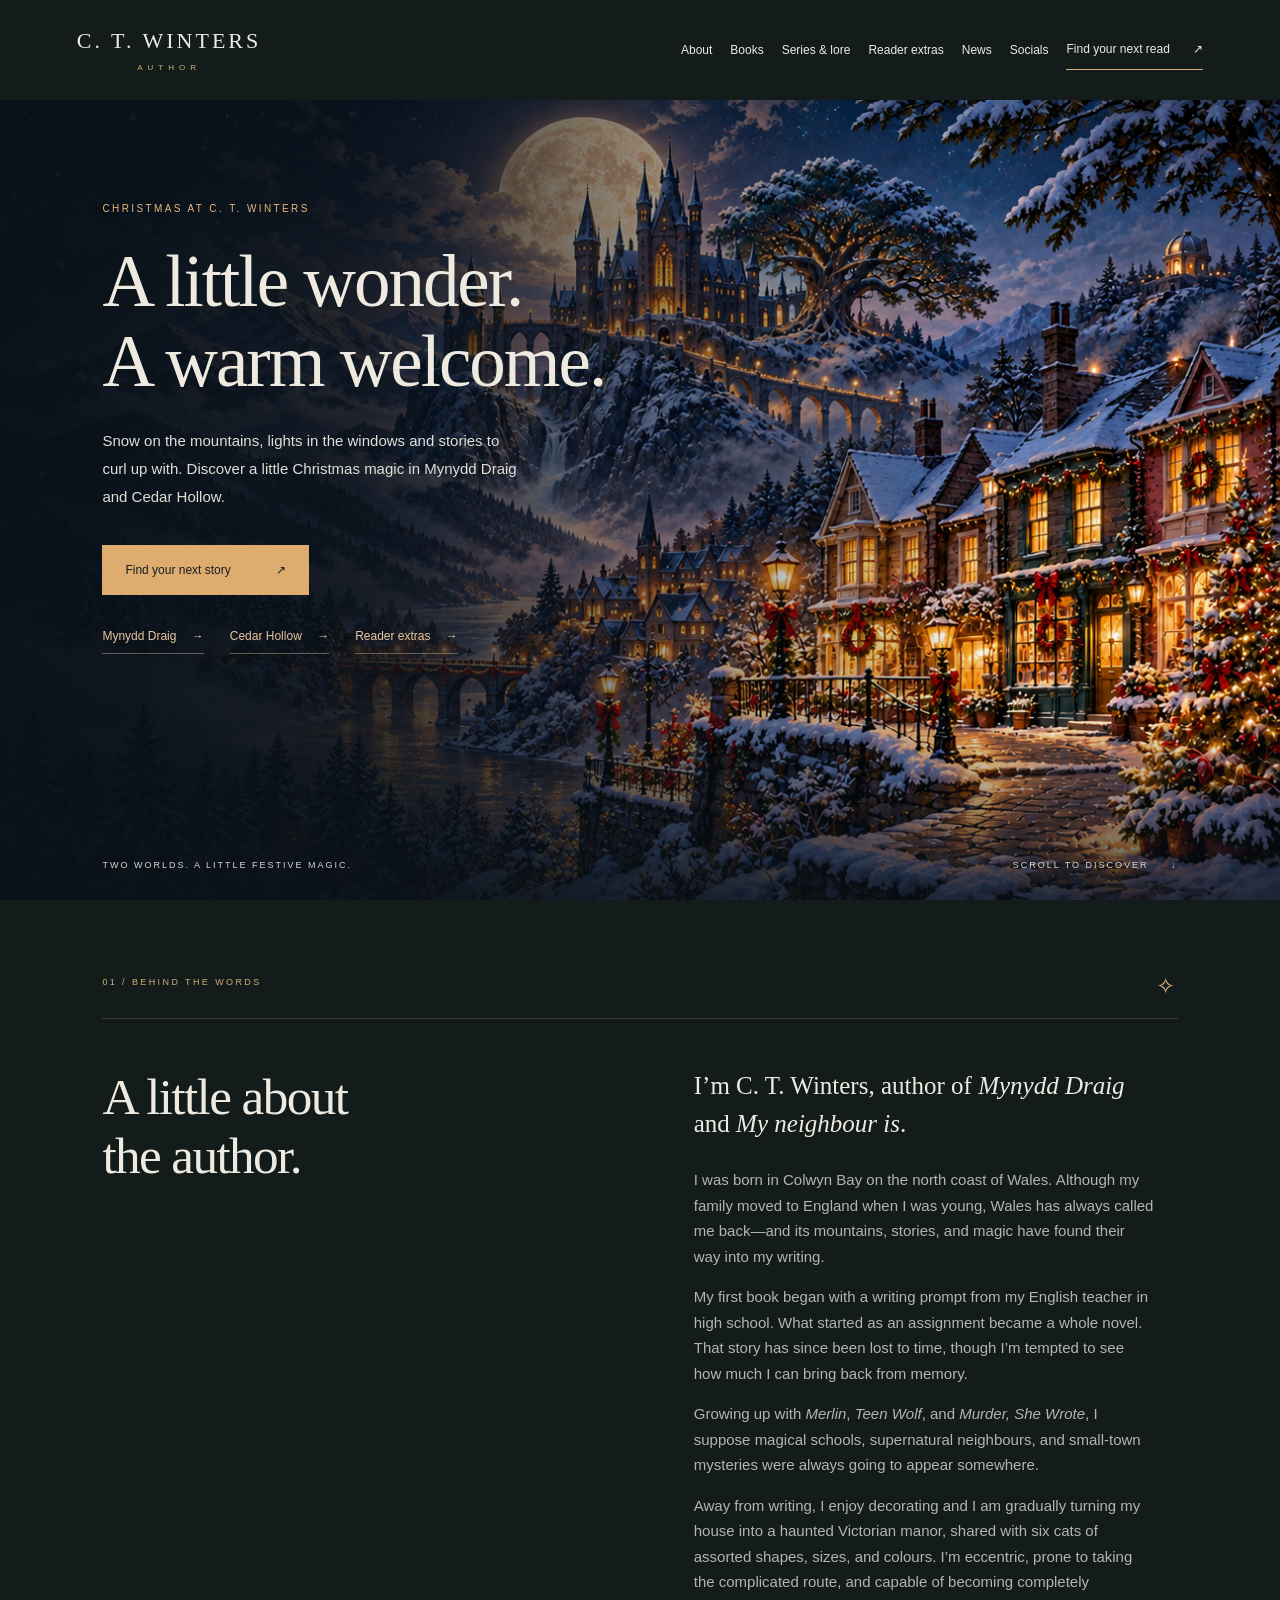
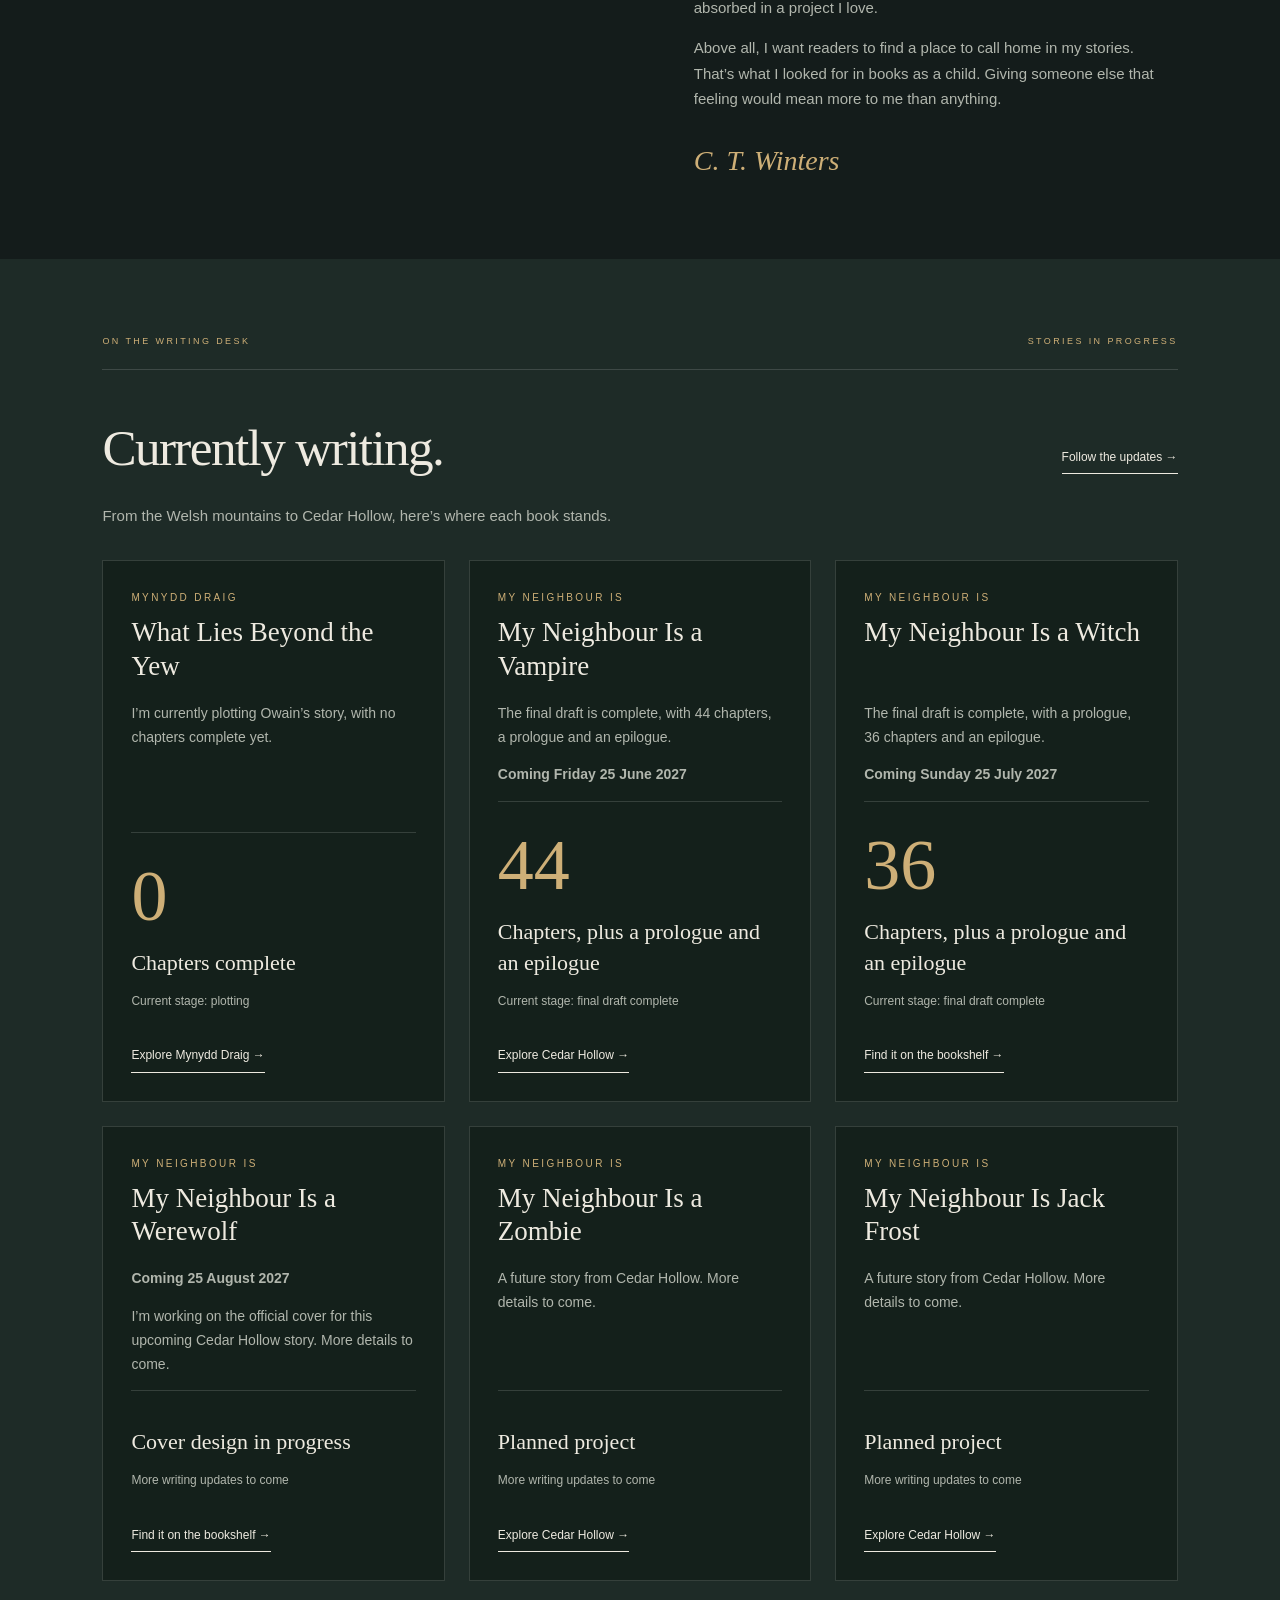
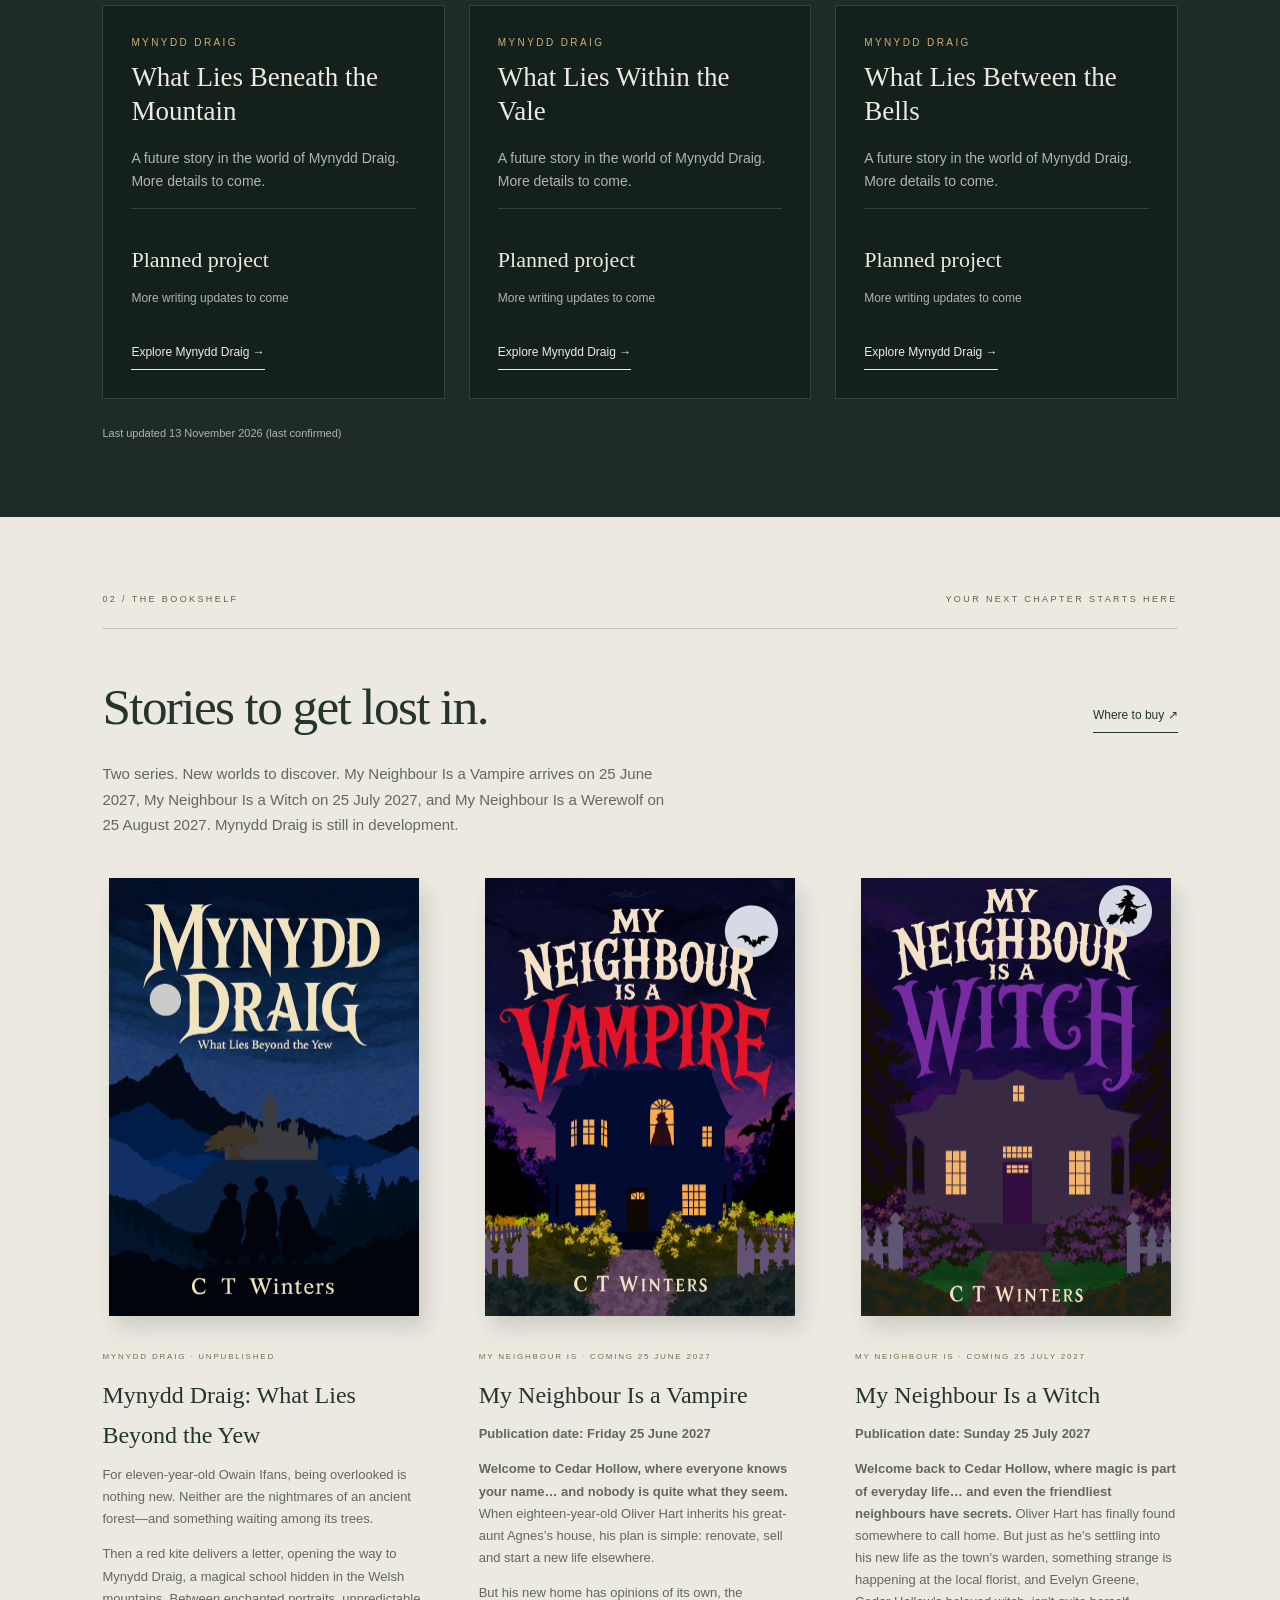
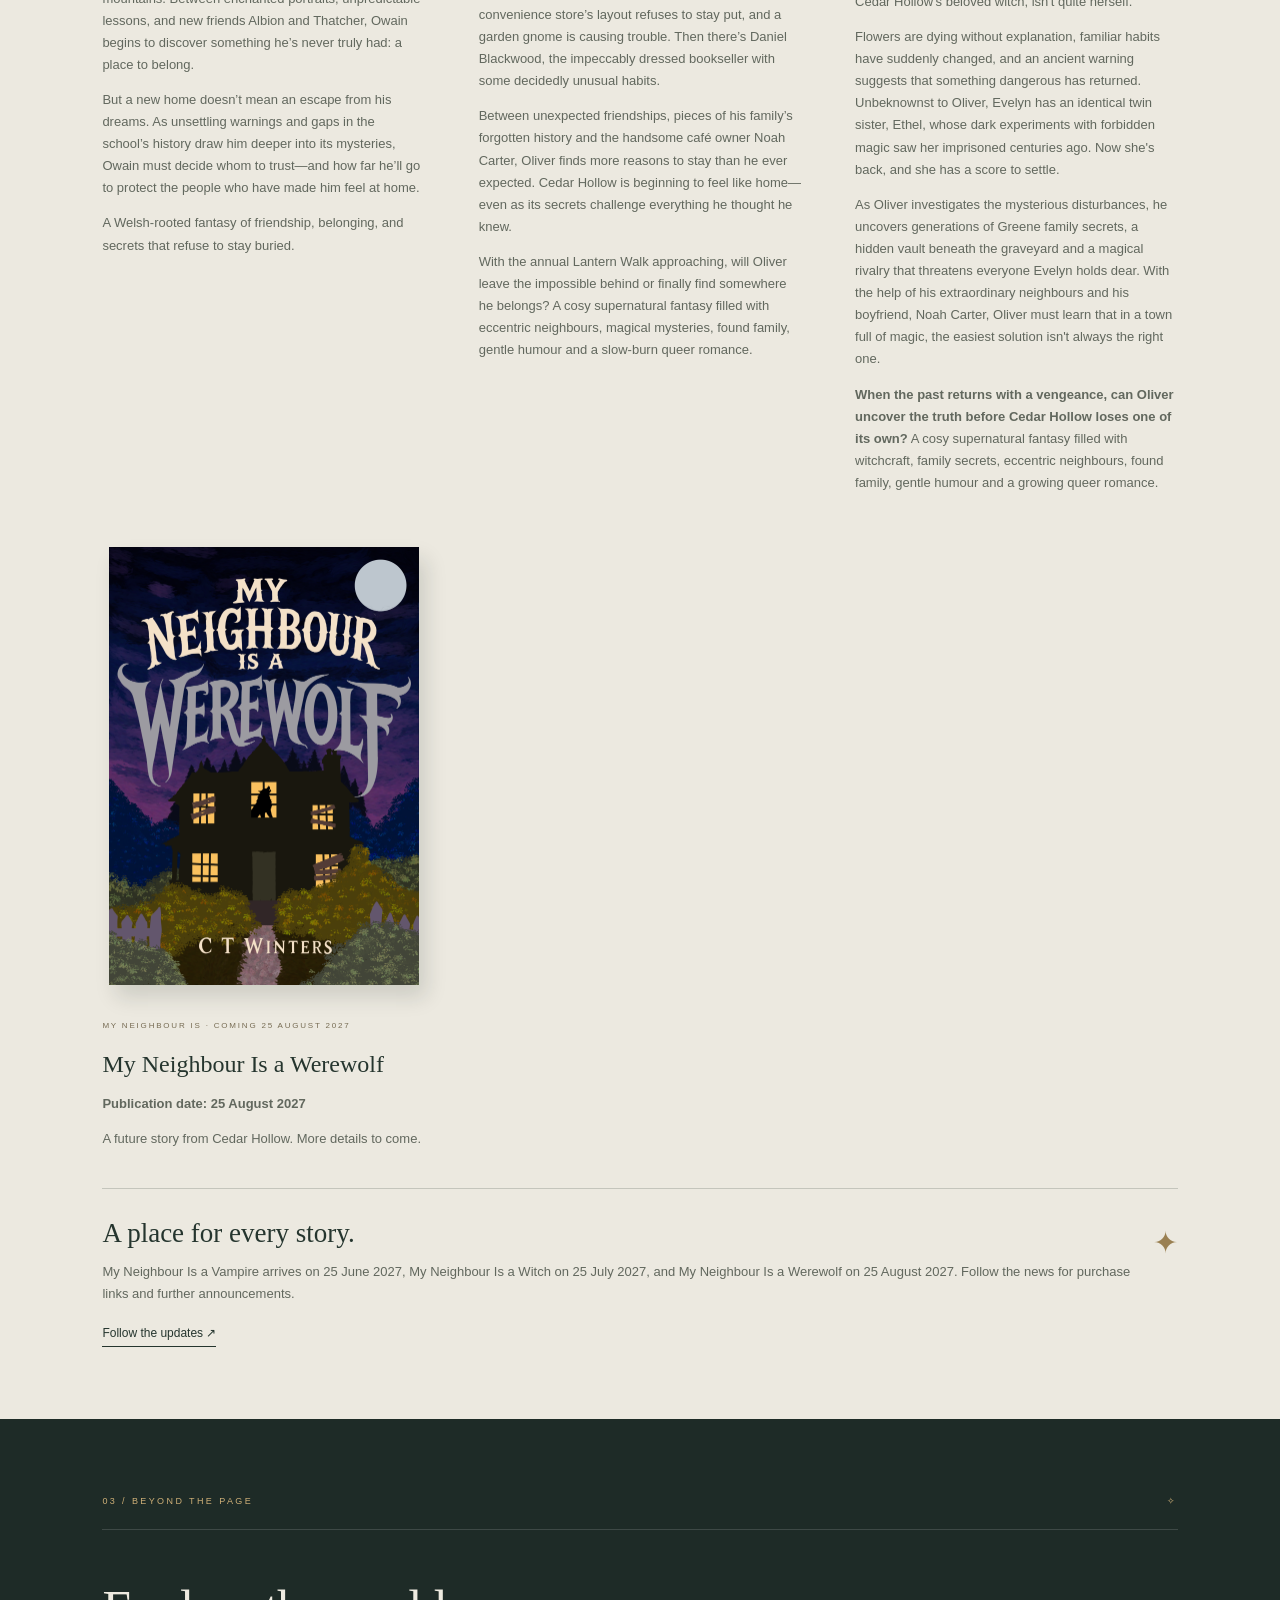
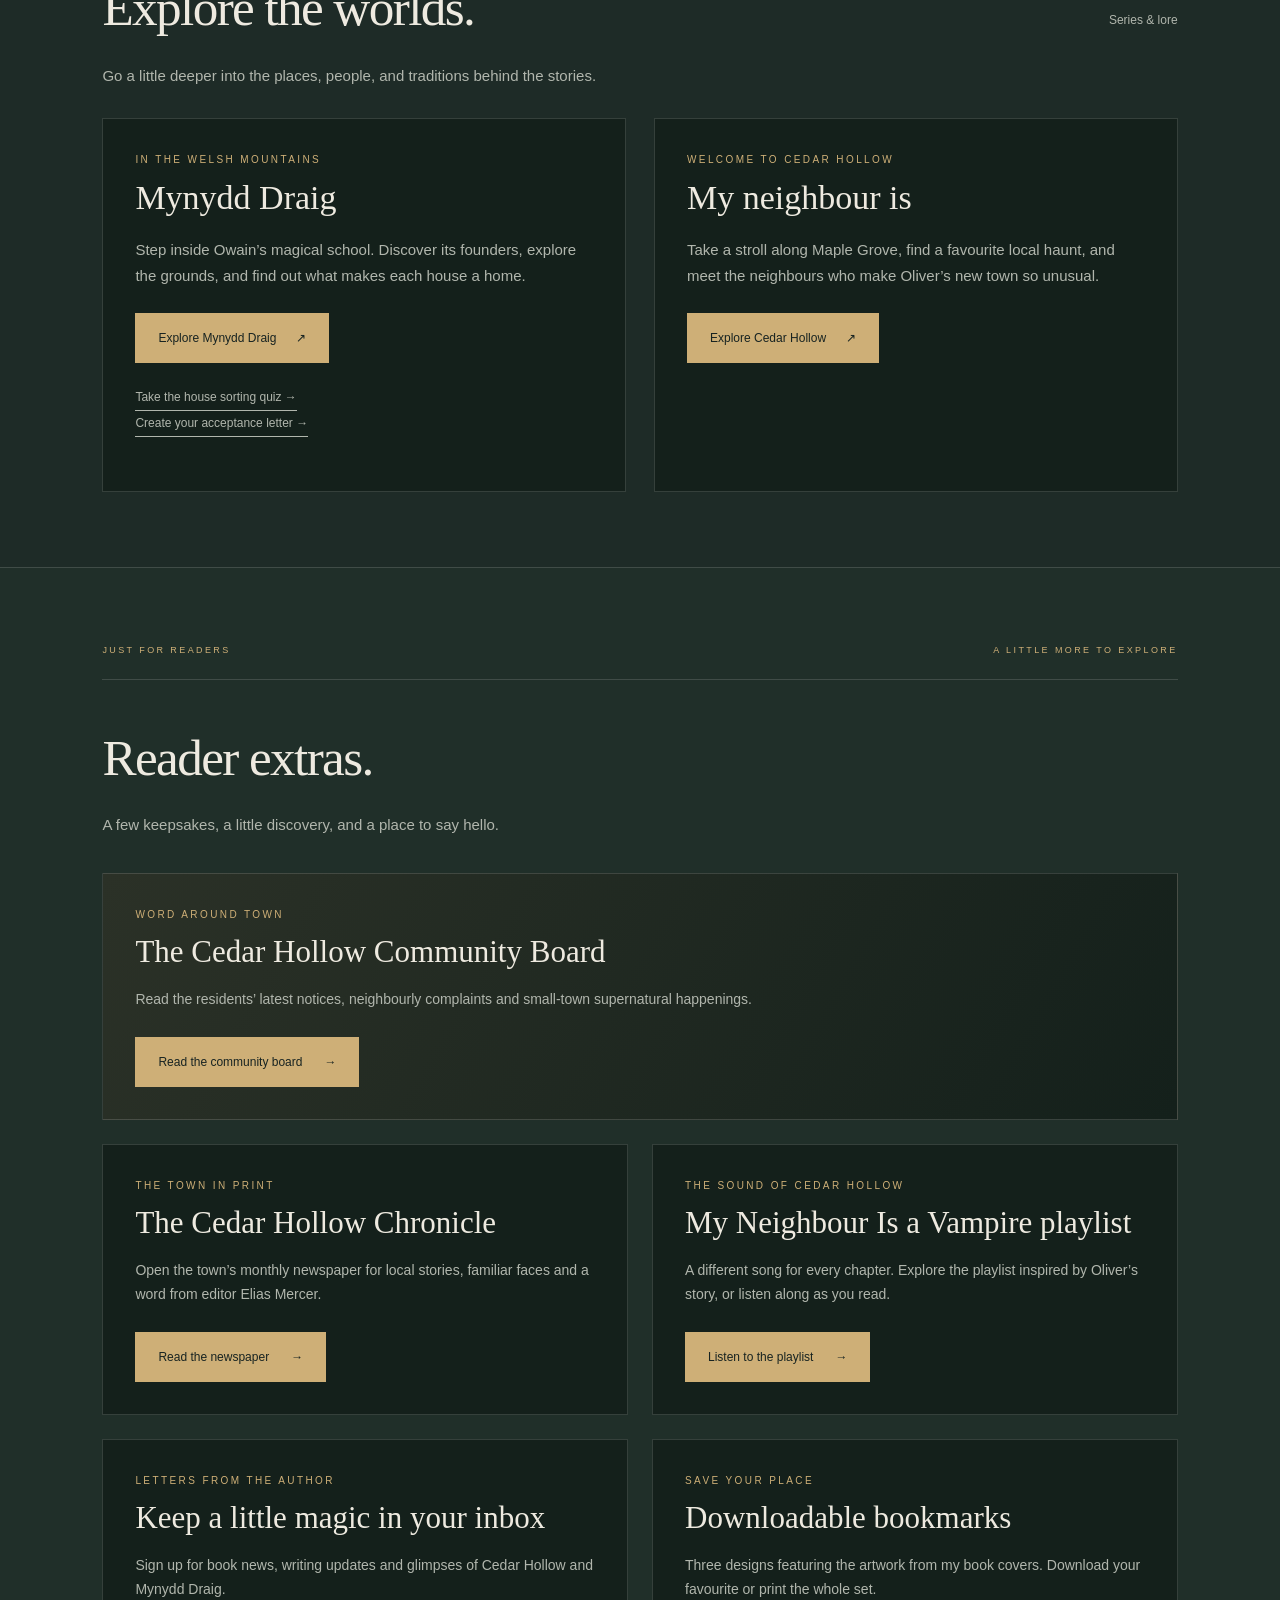
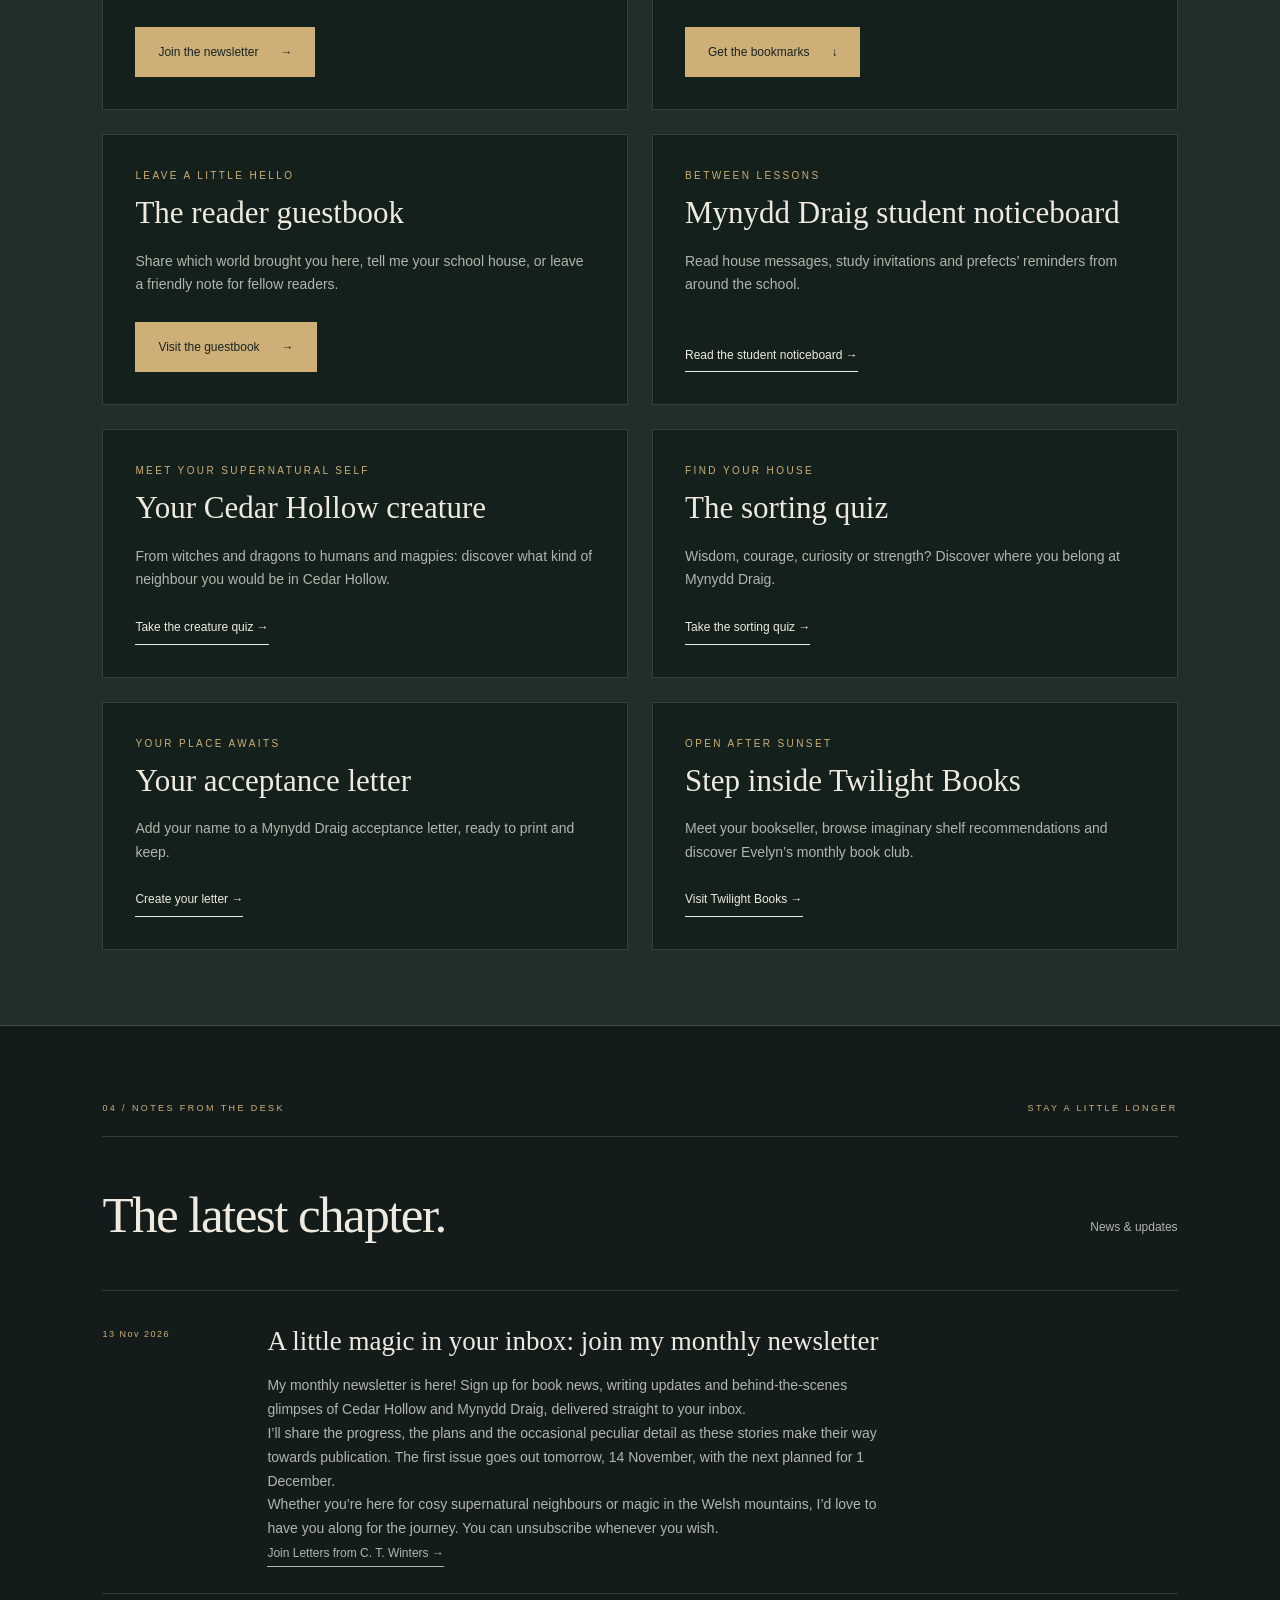
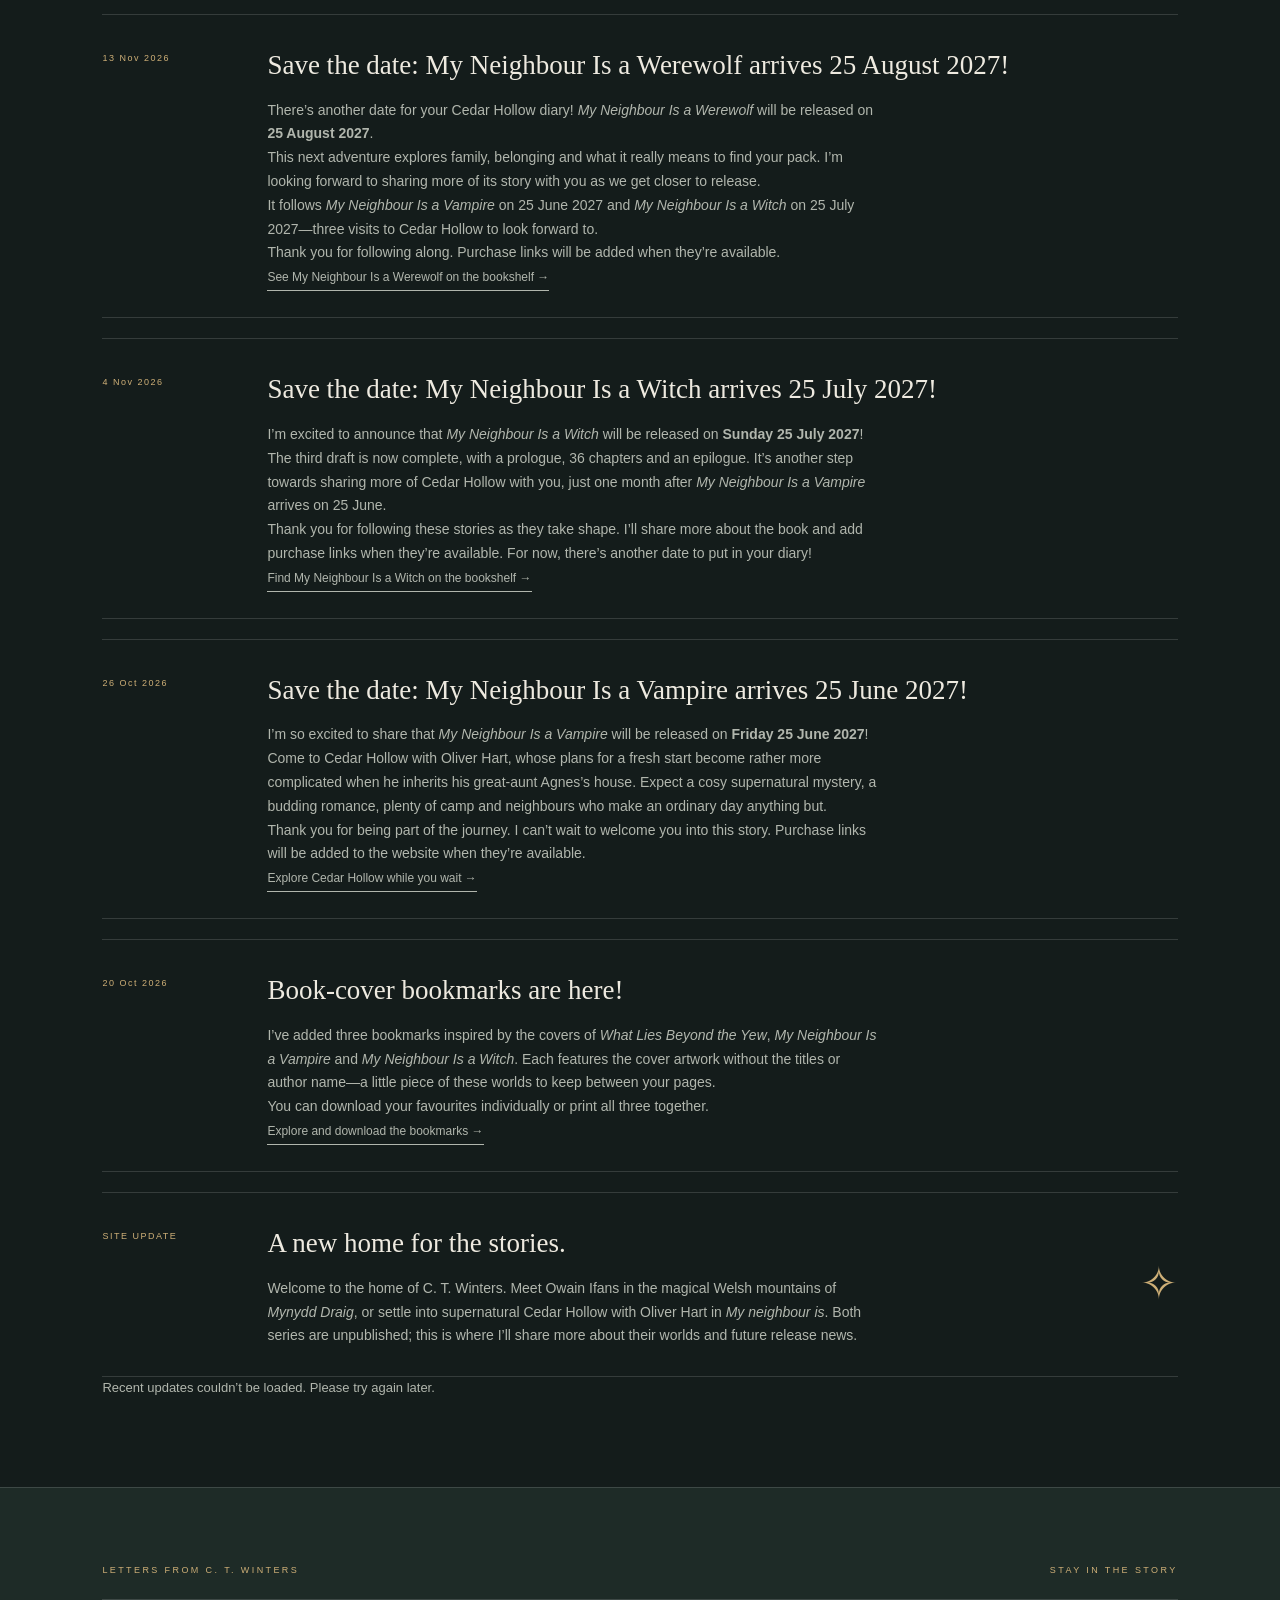
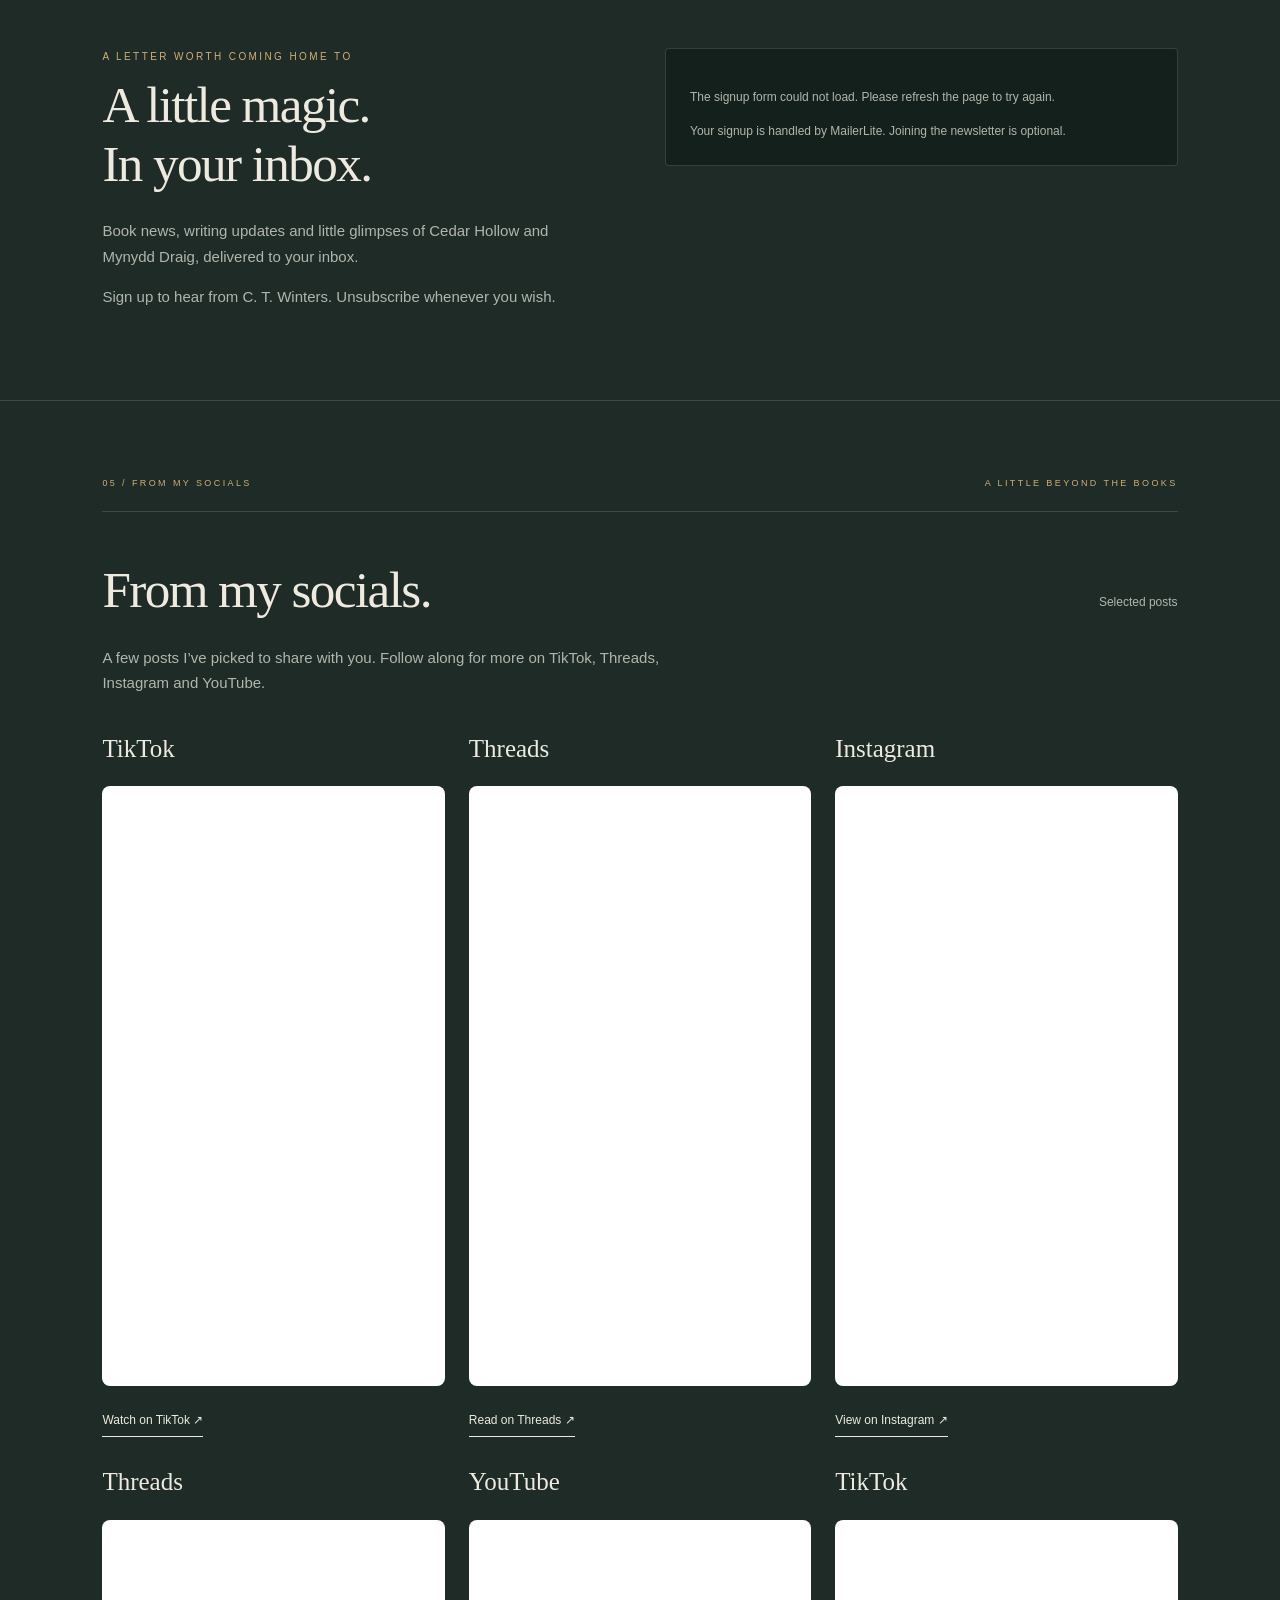
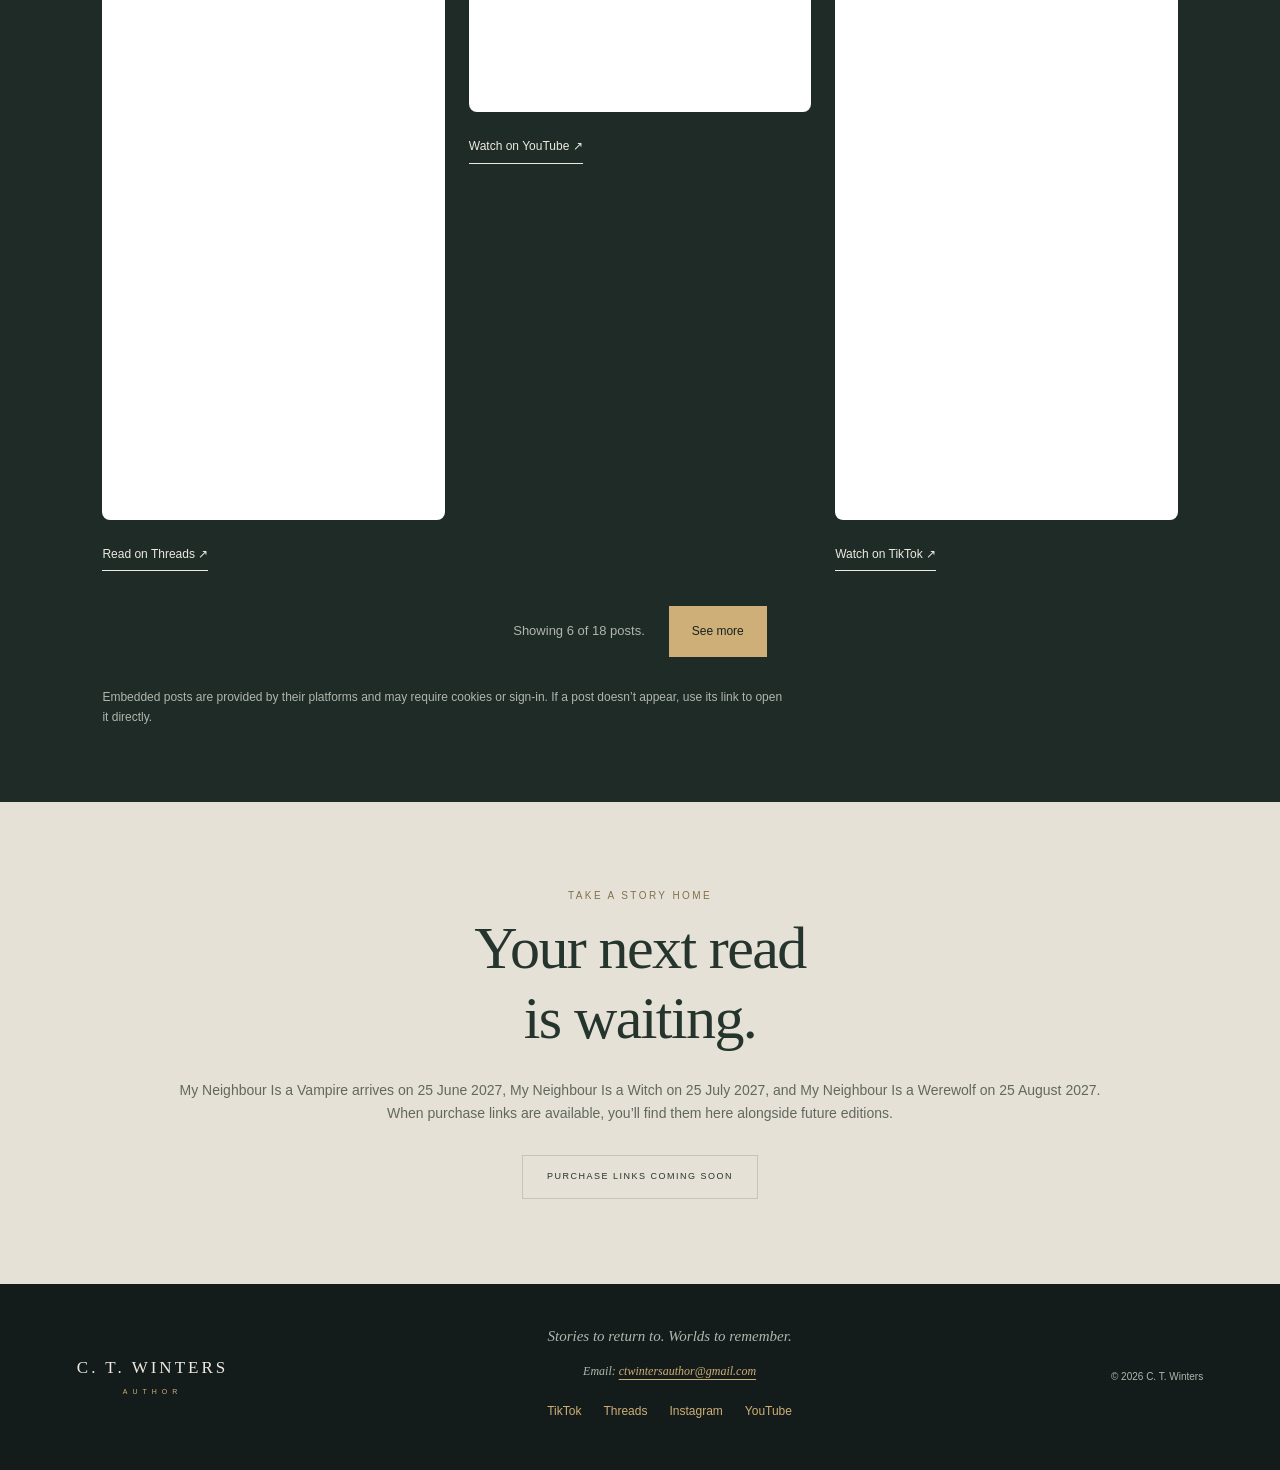
<file: index.html>
<!doctype html>
<html lang="en">
<head>
  <meta charset="utf-8">
  <meta name="viewport" content="width=device-width, initial-scale=1">
  <meta name="description" content="The home of author C. T. Winters. Discover books, explore series lore, and catch up on the latest news.">
  <title>C. T. Winters | Author</title>
  <link rel="stylesheet" href="styles.css?v=short-book-description">
  <link rel="stylesheet" href="seasonal-banners.css">
  <script src="script.js?v=bookmark-news" defer></script>
  <script src="seasonal-banners.js" defer></script>
  <script src="writing-desk.js" defer></script>
  <script src="newsletter.js" defer></script>
</head>
<body>
  <header class="site-header">
    <a class="wordmark" href="#home" aria-label="C. T. Winters home">C. T. WINTERS<span>AUTHOR</span></a>
    <button class="menu-toggle" aria-controls="navigation" aria-expanded="false">Menu</button>
    <nav id="navigation" aria-label="Main navigation">
      <a href="#about">About</a><a href="#books">Books</a><a href="#worlds">Series & lore</a><a href="#reader-extras">Reader extras</a><a href="#news">News</a><a href="#socials">Socials</a><a class="nav-buy" href="#shop">Find your next read <span aria-hidden="true">↗</span></a>
    </nav>
  </header>
  <main>
    <section class="hero seasonal-hero" id="home">
      <div class="hero-art seasonal-art" aria-hidden="true"><img id="seasonal-banner-image" src="assets/banners/default.png" alt="" width="1942" height="809" fetchpriority="high"><div class="seasonal-shade"></div></div>
      <div class="hero-content"><p class="eyebrow">TWO WORLDS TO CALL HOME</p><h1>Where magic<br>feels like home.</h1><p class="hero-description">From a magical school in the Welsh mountains to the supernatural streets of Cedar Hollow, find your next place to belong.</p><a class="button" href="#books">Find your next story <span aria-hidden="true">↗</span></a><div class="hero-world-links" aria-label="Explore the series"><a href="mynydd-draig.html">Mynydd Draig <span aria-hidden="true">→</span></a><a href="my-neighbour-is.html">Cedar Hollow <span aria-hidden="true">→</span></a><a href="#reader-extras">Reader extras <span aria-hidden="true">→</span></a></div></div>
      <div class="hero-bottom"><span>WELSH MAGIC. SUPERNATURAL COMFORT.</span><a href="#about">SCROLL TO DISCOVER <span aria-hidden="true">↓</span></a></div>
    </section>
    <section class="about section" id="about">
      <div class="section-label"><span>01 / BEHIND THE WORDS</span><span class="small-star" aria-hidden="true">✧</span></div>
      <div class="about-layout"><h2>A little about<br>the author.</h2><div><p class="lead">I’m C. T. Winters, author of <em>Mynydd Draig</em> and <em>My neighbour is</em>.</p><p>I was born in Colwyn Bay on the north coast of Wales. Although my family moved to England when I was young, Wales has always called me back—and its mountains, stories, and magic have found their way into my writing.</p><p>My first book began with a writing prompt from my English teacher in high school. What started as an assignment became a whole novel. That story has since been lost to time, though I’m tempted to see how much I can bring back from memory.</p><p>Growing up with <em>Merlin</em>, <em>Teen Wolf</em>, and <em>Murder, She Wrote</em>, I suppose magical schools, supernatural neighbours, and small-town mysteries were always going to appear somewhere.</p><p>Away from writing, I enjoy decorating and I am gradually turning my house into a haunted Victorian manor, shared with six cats of assorted shapes, sizes, and colours. I’m eccentric, prone to taking the complicated route, and capable of becoming completely absorbed in a project I love.</p><p>Above all, I want readers to find a place to call home in my stories. That’s what I looked for in books as a child. Giving someone else that feeling would mean more to me than anything.</p><div class="signature">C. T. Winters</div></div></div>
    </section>
    <section class="writing section" id="writing" aria-labelledby="writing-heading">
      <div class="section-label"><span>ON THE WRITING DESK</span><span>STORIES IN PROGRESS</span></div>
      <div class="section-heading"><h2 id="writing-heading">Currently writing.</h2><a class="text-link" href="#news">Follow the updates →</a></div>
      <p class="writing-intro">From the Welsh mountains to Cedar Hollow, here’s where each book stands.</p>
      <div class="writing-projects">
        <article class="writing-project" aria-labelledby="writing-yew-title"><p class="eyebrow">MYNYDD DRAIG</p><h3 id="writing-yew-title">What Lies Beyond the Yew</h3><p>I’m currently plotting Owain’s story, with no chapters complete yet.</p><div class="project-progress"><span class="milestone-number" aria-hidden="true">0</span><p class="milestone-label">Chapters complete</p><p class="project-stage">Current stage: plotting</p></div><a class="text-link" href="mynydd-draig.html">Explore Mynydd Draig →</a></article>
        <article class="writing-project" aria-labelledby="writing-vampire-title"><p class="eyebrow">MY NEIGHBOUR IS</p><h3 id="writing-vampire-title">My Neighbour Is a Vampire</h3><p>The final draft is complete, with 44 chapters, a prologue and an epilogue.</p><p class="book-release-date"><strong>Coming <time datetime="2027-06-25">Friday 25 June 2027</time></strong></p><div class="project-progress"><span class="milestone-number" aria-hidden="true">44</span><p class="milestone-label">Chapters, plus a prologue and an epilogue</p><p class="project-stage">Current stage: final draft complete</p></div><a class="text-link" href="my-neighbour-is.html">Explore Cedar Hollow →</a></article>
        <article class="writing-project" aria-labelledby="writing-witch-title"><p class="eyebrow">MY NEIGHBOUR IS</p><h3 id="writing-witch-title">My Neighbour Is a Witch</h3><p>The final draft is complete, with a prologue, 36 chapters and an epilogue.</p><p class="book-release-date"><strong>Coming <time datetime="2027-07-25">Sunday 25 July 2027</time></strong></p><div class="project-progress"><span class="milestone-number" aria-hidden="true">36</span><p class="milestone-label">Chapters, plus a prologue and an epilogue</p><p class="project-stage">Current stage: final draft complete</p></div><a class="text-link" href="#witch-book">Find it on the bookshelf →</a></article>
        <article class="writing-project" aria-labelledby="writing-werewolf-title"><p class="eyebrow">MY NEIGHBOUR IS</p><h3 id="writing-werewolf-title">My Neighbour Is a Werewolf</h3><p class="book-release-date"><strong>Coming <time datetime="2027-08-25">25 August 2027</time></strong></p><p>I’m working on the official cover for this upcoming Cedar Hollow story. More details to come.</p><div class="project-progress"><p class="milestone-label">Cover design in progress</p><p class="project-stage">More writing updates to come</p></div><a class="text-link" href="#werewolf-book">Find it on the bookshelf →</a></article>
        <article class="writing-project" aria-labelledby="writing-zombie-title"><p class="eyebrow">MY NEIGHBOUR IS</p><h3 id="writing-zombie-title">My Neighbour Is a Zombie</h3><p>A future story from Cedar Hollow. More details to come.</p><div class="project-progress"><p class="milestone-label">Planned project</p><p class="project-stage">More writing updates to come</p></div><a class="text-link" href="my-neighbour-is.html">Explore Cedar Hollow →</a></article>
        <article class="writing-project" aria-labelledby="writing-jack-frost-title"><p class="eyebrow">MY NEIGHBOUR IS</p><h3 id="writing-jack-frost-title">My Neighbour Is Jack Frost</h3><p>A future story from Cedar Hollow. More details to come.</p><div class="project-progress"><p class="milestone-label">Planned project</p><p class="project-stage">More writing updates to come</p></div><a class="text-link" href="my-neighbour-is.html">Explore Cedar Hollow →</a></article>
        <article class="writing-project" aria-labelledby="writing-mountain-title"><p class="eyebrow">MYNYDD DRAIG</p><h3 id="writing-mountain-title">What Lies Beneath the Mountain</h3><p>A future story in the world of Mynydd Draig. More details to come.</p><div class="project-progress"><p class="milestone-label">Planned project</p><p class="project-stage">More writing updates to come</p></div><a class="text-link" href="mynydd-draig.html">Explore Mynydd Draig →</a></article>
        <article class="writing-project" aria-labelledby="writing-vale-title"><p class="eyebrow">MYNYDD DRAIG</p><h3 id="writing-vale-title">What Lies Within the Vale</h3><p>A future story in the world of Mynydd Draig. More details to come.</p><div class="project-progress"><p class="milestone-label">Planned project</p><p class="project-stage">More writing updates to come</p></div><a class="text-link" href="mynydd-draig.html">Explore Mynydd Draig →</a></article>
        <article class="writing-project" aria-labelledby="writing-bells-title"><p class="eyebrow">MYNYDD DRAIG</p><h3 id="writing-bells-title">What Lies Between the Bells</h3><p>A future story in the world of Mynydd Draig. More details to come.</p><div class="project-progress"><p class="milestone-label">Planned project</p><p class="project-stage">More writing updates to come</p></div><a class="text-link" href="mynydd-draig.html">Explore Mynydd Draig →</a></article>
      </div>
      <p class="writing-checkpoint">Last updated <time data-page-updated datetime="2026-11-13">13 November 2026</time><span class="update-date-note" hidden> (last confirmed)</span></p>
    </section>
    <section class="books section" id="books">
      <div class="section-label"><span>02 / THE BOOKSHELF</span><span>YOUR NEXT CHAPTER STARTS HERE</span></div>
      <div class="section-heading"><h2>Stories to get lost in.</h2><a class="text-link" href="#shop">Where to buy <span aria-hidden="true">↗</span></a></div>
      <p class="section-intro">Two series. New worlds to discover. My Neighbour Is a Vampire arrives on 25 June 2027, My Neighbour Is a Witch on 25 July 2027, and My Neighbour Is a Werewolf on 25 August 2027. Mynydd Draig is still in development.</p>
      <div class="book-grid">
        <article class="book-card"><img class="book-artwork" src="assets/mynydd-draig.png" width="2480" height="3508" alt="Cover of Mynydd Draig: What Lies Beyond the Yew by C. T. Winters, showing mountains, a castle, and three silhouetted figures" loading="lazy"><div class="book-meta"><span>MYNYDD DRAIG · UNPUBLISHED</span><h3>Mynydd Draig: What Lies Beyond the Yew</h3><p>For eleven-year-old Owain Ifans, being overlooked is nothing new. Neither are the nightmares of an ancient forest—and something waiting among its trees.</p><p>Then a red kite delivers a letter, opening the way to Mynydd Draig, a magical school hidden in the Welsh mountains. Between enchanted portraits, unpredictable lessons, and new friends Albion and Thatcher, Owain begins to discover something he’s never truly had: a place to belong.</p><p>But a new home doesn’t mean an escape from his dreams. As unsettling warnings and gaps in the school’s history draw him deeper into its mysteries, Owain must decide whom to trust—and how far he’ll go to protect the people who have made him feel at home.</p><p>A Welsh-rooted fantasy of friendship, belonging, and secrets that refuse to stay buried.</p></div></article>
        <article class="book-card"><img class="book-artwork" src="assets/my-neighbour-is-a-vampire.png?v=fefa50b12e09" width="2480" height="3508" alt="Cover of My Neighbour Is a Vampire by C. T. Winters, showing a house with glowing windows beneath a moon and bats" loading="lazy"><div class="book-meta"><span>MY NEIGHBOUR IS · COMING 25 JUNE 2027</span><h3>My Neighbour Is a Vampire</h3><p class="book-release-date"><strong>Publication date: <time datetime="2027-06-25">Friday 25 June 2027</time></strong></p><p><strong>Welcome to Cedar Hollow, where everyone knows your name… and nobody is quite what they seem.</strong> When eighteen-year-old Oliver Hart inherits his great-aunt Agnes’s house, his plan is simple: renovate, sell and start a new life elsewhere.</p><p>But his new home has opinions of its own, the convenience store’s layout refuses to stay put, and a garden gnome is causing trouble. Then there’s Daniel Blackwood, the impeccably dressed bookseller with some decidedly unusual habits.</p><p>Between unexpected friendships, pieces of his family’s forgotten history and the handsome café owner Noah Carter, Oliver finds more reasons to stay than he ever expected. Cedar Hollow is beginning to feel like home—even as its secrets challenge everything he thought he knew.</p><p>With the annual Lantern Walk approaching, will Oliver leave the impossible behind or finally find somewhere he belongs? A cosy supernatural fantasy filled with eccentric neighbours, magical mysteries, found family, gentle humour and a slow-burn queer romance.</p></div></article>
        <article class="book-card" id="witch-book"><img class="book-artwork" src="assets/my-neighbour-is-a-witch.png?v=3ffe4e16ee8d" width="2480" height="3508" alt="Cover of My Neighbour Is a Witch by C. T. Winters, showing a house with glowing windows and purple flowers beneath a moon with a flying witch" loading="lazy"><div class="book-meta"><span>MY NEIGHBOUR IS · COMING 25 JULY 2027</span><h3>My Neighbour Is a Witch</h3><p class="book-release-date"><strong>Publication date: <time datetime="2027-07-25">Sunday 25 July 2027</time></strong></p><p><strong>Welcome back to Cedar Hollow, where magic is part of everyday life… and even the friendliest neighbours have secrets.</strong> Oliver Hart has finally found somewhere to call home. But just as he's settling into his new life as the town's warden, something strange is happening at the local florist, and Evelyn Greene, Cedar Hollow's beloved witch, isn't quite herself.</p><p>Flowers are dying without explanation, familiar habits have suddenly changed, and an ancient warning suggests that something dangerous has returned. Unbeknownst to Oliver, Evelyn has an identical twin sister, Ethel, whose dark experiments with forbidden magic saw her imprisoned centuries ago. Now she's back, and she has a score to settle.</p><p>As Oliver investigates the mysterious disturbances, he uncovers generations of Greene family secrets, a hidden vault beneath the graveyard and a magical rivalry that threatens everyone Evelyn holds dear. With the help of his extraordinary neighbours and his boyfriend, Noah Carter, Oliver must learn that in a town full of magic, the easiest solution isn't always the right one.</p><p><strong>When the past returns with a vengeance, can Oliver uncover the truth before Cedar Hollow loses one of its own?</strong> A cosy supernatural fantasy filled with witchcraft, family secrets, eccentric neighbours, found family, gentle humour and a growing queer romance.</p></div></article>
        <article class="book-card" id="werewolf-book"><img class="book-artwork" src="assets/my-neighbour-is-a-werewolf.png?v=40428c9945b9" width="2480" height="3508" alt="Cover of My Neighbour Is a Werewolf by C. T. Winters, showing an overgrown house with boarded windows, a howling wolf silhouette and a full moon" loading="lazy"><div class="book-meta"><span>MY NEIGHBOUR IS · COMING 25 AUGUST 2027</span><h3>My Neighbour Is a Werewolf</h3><p class="book-release-date"><strong>Publication date: <time datetime="2027-08-25">25 August 2027</time></strong></p><p>A future story from Cedar Hollow. More details to come.</p></div></article>
      </div>
        <aside class="shelf-note"><span aria-hidden="true">✦</span><h3>A place for every story.</h3><p>My Neighbour Is a Vampire arrives on 25 June 2027, My Neighbour Is a Witch on 25 July 2027, and My Neighbour Is a Werewolf on 25 August 2027. Follow the news for purchase links and further announcements.</p><a class="text-link" href="#news">Follow the updates ↗</a></aside>
    </section>
    <section class="worlds section" id="worlds">
      <div class="section-label"><span>03 / BEYOND THE PAGE</span><span aria-hidden="true">✧</span></div>
      <div class="section-heading"><h2>Explore the worlds.</h2><span class="muted">Series & lore</span></div>
      <p class="worlds-intro">Go a little deeper into the places, people, and traditions behind the stories.</p>
      <div class="series-lore-grid">
        <article class="series-lore-card"><p class="eyebrow">IN THE WELSH MOUNTAINS</p><h3>Mynydd Draig</h3><p>Step inside Owain’s magical school. Discover its founders, explore the grounds, and find out what makes each house a home.</p><a class="button" href="mynydd-draig.html">Explore Mynydd Draig <span aria-hidden="true">↗</span></a><p class="series-quiz-link"><a class="text-link" href="sorting-quiz.html">Take the house sorting quiz →</a><br><a class="text-link" href="acceptance-letter.html">Create your acceptance letter →</a></p></article>
        <article class="series-lore-card"><p class="eyebrow">WELCOME TO CEDAR HOLLOW</p><h3>My neighbour is</h3><p>Take a stroll along Maple Grove, find a favourite local haunt, and meet the neighbours who make Oliver’s new town so unusual.</p><a class="button" href="my-neighbour-is.html">Explore Cedar Hollow <span aria-hidden="true">↗</span></a></article>
      </div>
    </section>
    <section class="reader-extras section" id="reader-extras" aria-labelledby="reader-extras-heading"><div class="section-label"><span>JUST FOR READERS</span><span>A LITTLE MORE TO EXPLORE</span></div><div class="section-heading"><h2 id="reader-extras-heading">Reader extras.</h2></div><p class="reader-extras-intro">A few keepsakes, a little discovery, and a place to say hello.</p><div class="reader-extras-grid">
<article class="reader-extra-card reader-extra-board"><p class="eyebrow">WORD AROUND TOWN</p><h3>The Cedar Hollow Community Board</h3><p>Read the residents’ latest notices, neighbourly complaints and small-town supernatural happenings.</p><a class="button" href="cedar-board.html">Read the community board <span aria-hidden="true">→</span></a></article>
<article class="reader-extra-card"><p class="eyebrow">THE TOWN IN PRINT</p><h3>The Cedar Hollow Chronicle</h3><p>Open the town’s monthly newspaper for local stories, familiar faces and a word from editor Elias Mercer.</p><a class="button" href="cedar-chronicle.html">Read the newspaper <span aria-hidden="true">→</span></a></article>
<article class="reader-extra-card"><p class="eyebrow">THE SOUND OF CEDAR HOLLOW</p><h3>My Neighbour Is a Vampire playlist</h3><p>A different song for every chapter. Explore the playlist inspired by Oliver’s story, or listen along as you read.</p><a class="button" href="my-neighbour-is.html#cedar-playlist">Listen to the playlist <span aria-hidden="true">→</span></a></article>
<article class="reader-extra-card"><p class="eyebrow">LETTERS FROM THE AUTHOR</p><h3>Keep a little magic in your inbox</h3><p>Sign up for book news, writing updates and glimpses of Cedar Hollow and Mynydd Draig.</p><a class="button" href="#newsletter">Join the newsletter <span aria-hidden="true">→</span></a></article>
<article class="reader-extra-card"><p class="eyebrow">SAVE YOUR PLACE</p><h3>Downloadable bookmarks</h3><p>Three designs featuring the artwork from my book covers. Download your favourite or print the whole set.</p><a class="button" href="bookmarks.html">Get the bookmarks <span aria-hidden="true">↓</span></a></article>
<article class="reader-extra-card"><p class="eyebrow">LEAVE A LITTLE HELLO</p><h3>The reader guestbook</h3><p>Share which world brought you here, tell me your school house, or leave a friendly note for fellow readers.</p><a class="button" href="guestbook.html">Visit the guestbook <span aria-hidden="true">→</span></a></article>
<article class="reader-extra-card"><p class="eyebrow">BETWEEN LESSONS</p><h3>Mynydd Draig student noticeboard</h3><p>Read house messages, study invitations and prefects’ reminders from around the school.</p><a class="text-link" href="school-board.html">Read the student noticeboard →</a></article>
<article class="reader-extra-card"><p class="eyebrow">MEET YOUR SUPERNATURAL SELF</p><h3>Your Cedar Hollow creature</h3><p>From witches and dragons to humans and magpies: discover what kind of neighbour you would be in Cedar Hollow.</p><a class="text-link" href="cedar-quiz.html">Take the creature quiz →</a></article>
<article class="reader-extra-card"><p class="eyebrow">FIND YOUR HOUSE</p><h3>The sorting quiz</h3><p>Wisdom, courage, curiosity or strength? Discover where you belong at Mynydd Draig.</p><a class="text-link" href="sorting-quiz.html">Take the sorting quiz →</a></article>
<article class="reader-extra-card"><p class="eyebrow">YOUR PLACE AWAITS</p><h3>Your acceptance letter</h3><p>Add your name to a Mynydd Draig acceptance letter, ready to print and keep.</p><a class="text-link" href="acceptance-letter.html">Create your letter →</a></article>
<article class="reader-extra-card"><p class="eyebrow">OPEN AFTER SUNSET</p><h3>Step inside Twilight Books</h3><p>Meet your bookseller, browse imaginary shelf recommendations and discover Evelyn’s monthly book club.</p><a class="text-link" href="twilight-books.html">Visit Twilight Books →</a></article>
</div></section>
    <section class="news section" id="news"><div class="section-label"><span>04 / NOTES FROM THE DESK</span><span>STAY A LITTLE LONGER</span></div><div class="section-heading"><h2>The latest chapter.</h2><span class="muted">News & updates</span></div><div id="news-posts"><article class="news-item" data-local-news><time class="news-tag" datetime="2026-11-13">13 Nov 2026</time><div><h3>A little magic in your inbox: join my monthly newsletter</h3><p class="news-body">My monthly newsletter is here! Sign up for book news, writing updates and behind-the-scenes glimpses of Cedar Hollow and Mynydd Draig, delivered straight to your inbox.</p><p>I’ll share the progress, the plans and the occasional peculiar detail as these stories make their way towards publication. The first issue goes out tomorrow, 14 November, with the next planned for 1 December.</p><p>Whether you’re here for cosy supernatural neighbours or magic in the Welsh mountains, I’d love to have you along for the journey. You can unsubscribe whenever you wish.</p><p><a class="text-link" href="#newsletter">Join Letters from C. T. Winters →</a></p></div></article><article class="news-item" data-local-news><time class="news-tag" datetime="2026-11-13">13 Nov 2026</time><div><h3>Save the date: My Neighbour Is a Werewolf arrives 25 August 2027!</h3><p class="news-body">There’s another date for your Cedar Hollow diary! <em>My Neighbour Is a Werewolf</em> will be released on <strong>25 August 2027</strong>.</p><p>This next adventure explores family, belonging and what it really means to find your pack. I’m looking forward to sharing more of its story with you as we get closer to release.</p><p>It follows <em>My Neighbour Is a Vampire</em> on 25 June 2027 and <em>My Neighbour Is a Witch</em> on 25 July 2027—three visits to Cedar Hollow to look forward to.</p><p>Thank you for following along. Purchase links will be added when they’re available.</p><p><a class="text-link" href="#werewolf-book">See My Neighbour Is a Werewolf on the bookshelf →</a></p></div></article><article class="news-item" data-local-news><time class="news-tag" datetime="2026-11-04">4 Nov 2026</time><div><h3>Save the date: My Neighbour Is a Witch arrives 25 July 2027!</h3><p class="news-body">I’m excited to announce that <em>My Neighbour Is a Witch</em> will be released on <strong>Sunday 25 July 2027</strong>!</p><p>The third draft is now complete, with a prologue, 36 chapters and an epilogue. It’s another step towards sharing more of Cedar Hollow with you, just one month after <em>My Neighbour Is a Vampire</em> arrives on 25 June.</p><p>Thank you for following these stories as they take shape. I’ll share more about the book and add purchase links when they’re available. For now, there’s another date to put in your diary!</p><p><a class="text-link" href="#witch-book">Find My Neighbour Is a Witch on the bookshelf →</a></p></div></article><article class="news-item" data-local-news><time class="news-tag" datetime="2026-10-26">26 Oct 2026</time><div><h3>Save the date: My Neighbour Is a Vampire arrives 25 June 2027!</h3><p class="news-body">I’m so excited to share that <em>My Neighbour Is a Vampire</em> will be released on <strong>Friday 25 June 2027</strong>!</p><p>Come to Cedar Hollow with Oliver Hart, whose plans for a fresh start become rather more complicated when he inherits his great-aunt Agnes’s house. Expect a cosy supernatural mystery, a budding romance, plenty of camp and neighbours who make an ordinary day anything but.</p><p>Thank you for being part of the journey. I can’t wait to welcome you into this story. Purchase links will be added to the website when they’re available.</p><p><a class="text-link" href="my-neighbour-is.html">Explore Cedar Hollow while you wait →</a></p></div></article><article class="news-item" data-local-news><time class="news-tag" datetime="2026-10-20">20 Oct 2026</time><div><h3>Book-cover bookmarks are here!</h3><p class="news-body">I’ve added three bookmarks inspired by the covers of <em>What Lies Beyond the Yew</em>, <em>My Neighbour Is a Vampire</em> and <em>My Neighbour Is a Witch</em>. Each features the cover artwork without the titles or author name—a little piece of these worlds to keep between your pages.</p><p>You can download your favourites individually or print all three together. <a class="text-link" href="bookmarks.html">Explore and download the bookmarks →</a></p></div></article><article class="news-item" data-welcome-post><div class="news-tag">SITE UPDATE</div><div><h3>A new home for the stories.</h3><p>Welcome to the home of C. T. Winters. Meet Owain Ifans in the magical Welsh mountains of <em>Mynydd Draig</em>, or settle into supernatural Cedar Hollow with Oliver Hart in <em>My neighbour is</em>. Both series are unpublished; this is where I’ll share more about their worlds and future release news.</p></div><span class="news-star" aria-hidden="true">✧</span></article></div><div class="news-post-controls" id="news-post-controls" hidden><p id="news-post-count" role="status" aria-live="polite"></p><button class="button" id="toggle-news-posts" type="button" aria-expanded="false" aria-controls="news-posts">See more</button></div><p id="news-status" class="news-status" role="status" hidden></p></section>
    <section class="newsletter section" id="newsletter" aria-labelledby="newsletter-heading"><div class="section-label"><span>LETTERS FROM C. T. WINTERS</span><span>STAY IN THE STORY</span></div><div class="newsletter-layout"><div class="newsletter-copy"><p class="eyebrow">A LETTER WORTH COMING HOME TO</p><h2 id="newsletter-heading">A little magic.<br>In your inbox.</h2><p>Book news, writing updates and little glimpses of Cedar Hollow and Mynydd Draig, delivered to your inbox.</p><p>Sign up to hear from C. T. Winters. Unsubscribe whenever you wish.</p></div><div class="newsletter-signup"><div class="ml-embedded" data-form="9YS70A"></div><p id="newsletter-status" class="newsletter-status" role="status" aria-live="polite" hidden>Loading the signup form…</p><noscript><p>Please enable JavaScript to load the newsletter signup form.</p></noscript><p class="newsletter-note">Your signup is handled by MailerLite. Joining the newsletter is optional.</p></div></div></section>
    <section class="socials section" id="socials" aria-labelledby="socials-heading">
      <div class="section-label"><span>05 / FROM MY SOCIALS</span><span>A LITTLE BEYOND THE BOOKS</span></div>
      <div class="section-heading"><h2 id="socials-heading">From my socials.</h2><span class="muted">Selected posts</span></div>
      <p class="socials-intro">A few posts I’ve picked to share with you. Follow along for more on TikTok, Threads, Instagram and YouTube.</p>
      <div class="social-post-grid" id="social-posts">
        <article class="social-post" aria-labelledby="tiktok-770553771-post-heading">
          <h3 id="tiktok-770553771-post-heading">TikTok</h3>
          <div class="social-embed"><iframe src="https://www.tiktok.com/player/v1/7705537716410174752" title="Featured TikTok video by C. T. Winters" loading="lazy" allow="fullscreen; picture-in-picture" allowfullscreen></iframe></div>
          <a class="text-link" href="https://www.tiktok.com/@c.t.wintersauthor/video/7705537716410174752" target="_blank" rel="noopener noreferrer">Watch on TikTok <span class="visually-hidden">(opens in a new tab)</span>↗</a>
        </article>
        <article class="social-post" aria-labelledby="threads-dfyqc-post-heading">
          <h3 id="threads-dfyqc-post-heading">Threads</h3>
          <div class="social-embed"><iframe src="https://www.threads.net/@c.t.wintersauthor/post/DfyqcFQiMMM/embed" title="Featured Threads post by C. T. Winters" loading="lazy"></iframe></div>
          <a class="text-link" href="https://www.threads.com/@c.t.wintersauthor/post/DfyqcFQiMMM" target="_blank" rel="noopener noreferrer">Read on Threads <span class="visually-hidden">(opens in a new tab)</span>↗</a>
        </article>
        <article class="social-post" aria-labelledby="instagram-dfr1-post-heading">
          <h3 id="instagram-dfr1-post-heading">Instagram</h3>
          <div class="social-embed"><iframe src="https://www.instagram.com/p/Dfr1ktcoR-J/embed/" title="Featured Instagram post by C. T. Winters" loading="lazy" allow="fullscreen" allowfullscreen></iframe></div>
          <a class="text-link" href="https://www.instagram.com/p/Dfr1ktcoR-J/" target="_blank" rel="noopener noreferrer">View on Instagram <span class="visually-hidden">(opens in a new tab)</span>↗</a>
        </article>
        <article class="social-post" aria-labelledby="threads-dflyet-post-heading">
          <h3 id="threads-dflyet-post-heading">Threads</h3>
          <div class="social-embed"><iframe src="https://www.threads.net/@c.t.wintersauthor/post/DflyetHiitU/embed" title="Featured Threads post by C. T. Winters" loading="lazy"></iframe></div>
          <a class="text-link" href="https://www.threads.com/@c.t.wintersauthor/post/DflyetHiitU" target="_blank" rel="noopener noreferrer">Read on Threads <span class="visually-hidden">(opens in a new tab)</span>↗</a>
        </article>
        <article class="social-post" aria-labelledby="youtube-srkt-post-heading">
          <h3 id="youtube-srkt-post-heading">YouTube</h3>
          <div class="social-embed social-embed-youtube"><iframe src="https://www.youtube-nocookie.com/embed/SRktXPuxKA4" title="Featured YouTube video by C. T. Winters" loading="lazy" referrerpolicy="strict-origin-when-cross-origin" allow="accelerometer; encrypted-media; gyroscope; picture-in-picture; fullscreen" allowfullscreen></iframe></div>
          <a class="text-link" href="https://www.youtube.com/watch?v=SRktXPuxKA4" target="_blank" rel="noopener noreferrer">Watch on YouTube <span class="visually-hidden">(opens in a new tab)</span>↗</a>
        </article>
        <article class="social-post" aria-labelledby="tiktok-770553-post-heading">
          <h3 id="tiktok-770553-post-heading">TikTok</h3>
          <div class="social-embed"><iframe src="https://www.tiktok.com/player/v1/7705535351401516320" title="Featured TikTok video by C. T. Winters" loading="lazy" allow="fullscreen; picture-in-picture" allowfullscreen></iframe></div>
          <a class="text-link" href="https://www.tiktok.com/@c.t.wintersauthor/video/7705535351401516320" target="_blank" rel="noopener noreferrer">Watch on TikTok <span class="visually-hidden">(opens in a new tab)</span>↗</a>
        </article>
        <article class="social-post" aria-labelledby="instagram-dfpb-post-heading">
          <h3 id="instagram-dfpb-post-heading">Instagram</h3>
          <div class="social-embed"><iframe src="https://www.instagram.com/p/DfpbLeHCMfU/embed/" title="Featured Instagram post by C. T. Winters" loading="lazy" allow="fullscreen" allowfullscreen></iframe></div>
          <a class="text-link" href="https://www.instagram.com/p/DfpbLeHCMfU/?img_index=1" target="_blank" rel="noopener noreferrer">View on Instagram <span class="visually-hidden">(opens in a new tab)</span>↗</a>
        </article>
        <article class="social-post" aria-labelledby="threads-de9lv-post-heading">
          <h3 id="threads-de9lv-post-heading">Threads</h3>
          <div class="social-embed"><iframe src="https://www.threads.net/@c.t.wintersauthor/post/De9Lv6ZDPJV/embed" title="Featured Threads post by C. T. Winters" loading="lazy"></iframe></div>
          <a class="text-link" href="https://www.threads.com/@c.t.wintersauthor/post/De9Lv6ZDPJV" target="_blank" rel="noopener noreferrer">Read on Threads <span class="visually-hidden">(opens in a new tab)</span>↗</a>
        </article>
        <article class="social-post" aria-labelledby="instagram-dewru-post-heading">
          <h3 id="instagram-dewru-post-heading">Instagram</h3>
          <div class="social-embed"><iframe src="https://www.instagram.com/p/DewRuSjCNjR/embed/" title="Featured Instagram post by C. T. Winters" loading="lazy" allow="fullscreen" allowfullscreen></iframe></div>
          <a class="text-link" href="https://www.instagram.com/p/DewRuSjCNjR/" target="_blank" rel="noopener noreferrer">View on Instagram <span class="visually-hidden">(opens in a new tab)</span>↗</a>
        </article>
        <article class="social-post" aria-labelledby="instagram-dewrk-post-heading">
          <h3 id="instagram-dewrk-post-heading">Instagram</h3>
          <div class="social-embed"><iframe src="https://www.instagram.com/p/DewRKILCB_f/embed/" title="Featured Instagram post by C. T. Winters" loading="lazy" allow="fullscreen" allowfullscreen></iframe></div>
          <a class="text-link" href="https://www.instagram.com/p/DewRKILCB_f/" target="_blank" rel="noopener noreferrer">View on Instagram <span class="visually-hidden">(opens in a new tab)</span>↗</a>
        </article>
        <article class="social-post" aria-labelledby="instagram-derz-post-heading">
          <h3 id="instagram-derz-post-heading">Instagram</h3>
          <div class="social-embed"><iframe src="https://www.instagram.com/p/DerZ6VmoyJ7/embed/" title="Featured Instagram post by C. T. Winters" loading="lazy" allow="fullscreen" allowfullscreen></iframe></div>
          <a class="text-link" href="https://www.instagram.com/p/DerZ6VmoyJ7/" target="_blank" rel="noopener noreferrer">View on Instagram <span class="visually-hidden">(opens in a new tab)</span>↗</a>
        </article>
        <article class="social-post" aria-labelledby="threads-deona-post-heading">
          <h3 id="threads-deona-post-heading">Threads</h3>
          <div class="social-embed"><iframe src="https://www.threads.net/@c.t.wintersauthor/post/Deona8FDG5J/embed" title="Featured Threads post by C. T. Winters" loading="lazy"></iframe></div>
          <a class="text-link" href="https://www.threads.com/@c.t.wintersauthor/post/Deona8FDG5J" target="_blank" rel="noopener noreferrer">Read on Threads <span class="visually-hidden">(opens in a new tab)</span>↗</a>
        </article>
        <article class="social-post" aria-labelledby="instagram-deof-post-heading">
          <h3 id="instagram-deof-post-heading">Instagram</h3>
          <div class="social-embed"><iframe src="https://www.instagram.com/p/DeofEVUiAmF/embed/" title="Featured Instagram post by C. T. Winters" loading="lazy" allow="fullscreen" allowfullscreen></iframe></div>
          <a class="text-link" href="https://www.instagram.com/p/DeofEVUiAmF/" target="_blank" rel="noopener noreferrer">View on Instagram <span class="visually-hidden">(opens in a new tab)</span>↗</a>
        </article>
        <article class="social-post" aria-labelledby="tiktok-latest-post-heading">
          <h3 id="tiktok-latest-post-heading">TikTok</h3>
          <div class="social-embed"><iframe src="https://www.tiktok.com/player/v1/7697600942446742806" title="Featured TikTok video by C. T. Winters" loading="lazy" allow="fullscreen; picture-in-picture" allowfullscreen></iframe></div>
          <a class="text-link" href="https://www.tiktok.com/@c.t.wintersauthor/video/7697600942446742806" target="_blank" rel="noopener noreferrer">Watch on TikTok <span class="visually-hidden">(opens in a new tab)</span>↗</a>
        </article>
        <article class="social-post" aria-labelledby="instagram-new-post-heading">
          <h3 id="instagram-new-post-heading">Instagram</h3>
          <div class="social-embed"><iframe src="https://www.instagram.com/p/DbN3SkaoQDp/embed/" title="Featured Instagram post by C. T. Winters" loading="lazy" allow="fullscreen" allowfullscreen></iframe></div>
          <a class="text-link" href="https://www.instagram.com/p/DbN3SkaoQDp/" target="_blank" rel="noopener noreferrer">View on Instagram <span class="visually-hidden">(opens in a new tab)</span>↗</a>
        </article>
        <article class="social-post" aria-labelledby="tiktok-post-heading">
          <h3 id="tiktok-post-heading">TikTok</h3>
          <div class="social-embed"><iframe src="https://www.tiktok.com/player/v1/7697235154191781142" title="Selected TikTok video by C. T. Winters" loading="lazy" allow="fullscreen; picture-in-picture" allowfullscreen></iframe></div>
          <a class="text-link" href="https://www.tiktok.com/@c.t.wintersauthor/video/7697235154191781142" target="_blank" rel="noopener noreferrer">Watch on TikTok <span class="visually-hidden">(opens in a new tab)</span>↗</a>
        </article>
        <article class="social-post" aria-labelledby="threads-post-heading">
          <h3 id="threads-post-heading">Threads</h3>
          <div class="social-embed"><iframe src="https://www.threads.net/@c.t.wintersauthor/post/Ddl6ygfjBmH/embed" title="Selected Threads post by C. T. Winters" loading="lazy"></iframe></div>
          <a class="text-link" href="https://www.threads.com/@c.t.wintersauthor/post/Ddl6ygfjBmH" target="_blank" rel="noopener noreferrer">Read on Threads <span class="visually-hidden">(opens in a new tab)</span>↗</a>
        </article>
        <article class="social-post" aria-labelledby="instagram-post-heading">
          <h3 id="instagram-post-heading">Instagram</h3>
          <div class="social-embed"><iframe src="https://www.instagram.com/p/Deebwn4obpc/embed/" title="Selected Instagram post by C. T. Winters" loading="lazy" allow="fullscreen" allowfullscreen></iframe></div>
          <a class="text-link" href="https://www.instagram.com/p/Deebwn4obpc/" target="_blank" rel="noopener noreferrer">View on Instagram <span class="visually-hidden">(opens in a new tab)</span>↗</a>
        </article>
      </div>
      <div class="social-post-controls" id="social-post-controls" hidden><p id="social-post-count" role="status" aria-live="polite"></p><button class="button" id="toggle-social-posts" type="button" aria-expanded="false" aria-controls="social-posts">See more</button></div>
      <p class="socials-note">Embedded posts are provided by their platforms and may require cookies or sign-in. If a post doesn’t appear, use its link to open it directly.</p>
    </section>
    <section class="shop section" id="shop"><p class="eyebrow">TAKE A STORY HOME</p><h2>Your next read<br>is waiting.</h2><p>My Neighbour Is a Vampire arrives on 25 June 2027, My Neighbour Is a Witch on 25 July 2027, and My Neighbour Is a Werewolf on 25 August 2027.<br>When purchase links are available, you’ll find them here alongside future editions.</p><span class="coming-soon">PURCHASE LINKS COMING SOON</span></section>
  </main>
  <footer><a class="wordmark" href="#home">C. T. WINTERS<span>AUTHOR</span></a><div class="footer-community"><p>Stories to return to. Worlds to remember.</p><p class="footer-contact">Email: <a href="mailto:ctwintersauthor@gmail.com">ctwintersauthor@gmail.com</a></p><div class="social-links" role="group" aria-label="Follow C. T. Winters"><a href="https://www.tiktok.com/@c.t.wintersauthor" target="_blank" rel="noopener noreferrer" aria-label="TikTok (opens in a new tab)">TikTok</a><a href="https://www.threads.com/@c.t.wintersauthor" target="_blank" rel="noopener noreferrer" aria-label="Threads (opens in a new tab)">Threads</a><a href="https://www.instagram.com/ctwintersauthor/" target="_blank" rel="noopener noreferrer" aria-label="Instagram (opens in a new tab)">Instagram</a><a href="https://www.youtube.com/@ctwintersauthor" target="_blank" rel="noopener noreferrer" aria-label="YouTube (opens in a new tab)">YouTube</a></div></div><span>© <span id="year">2026</span> C. T. Winters</span></footer>
</body>
</html>
</file>
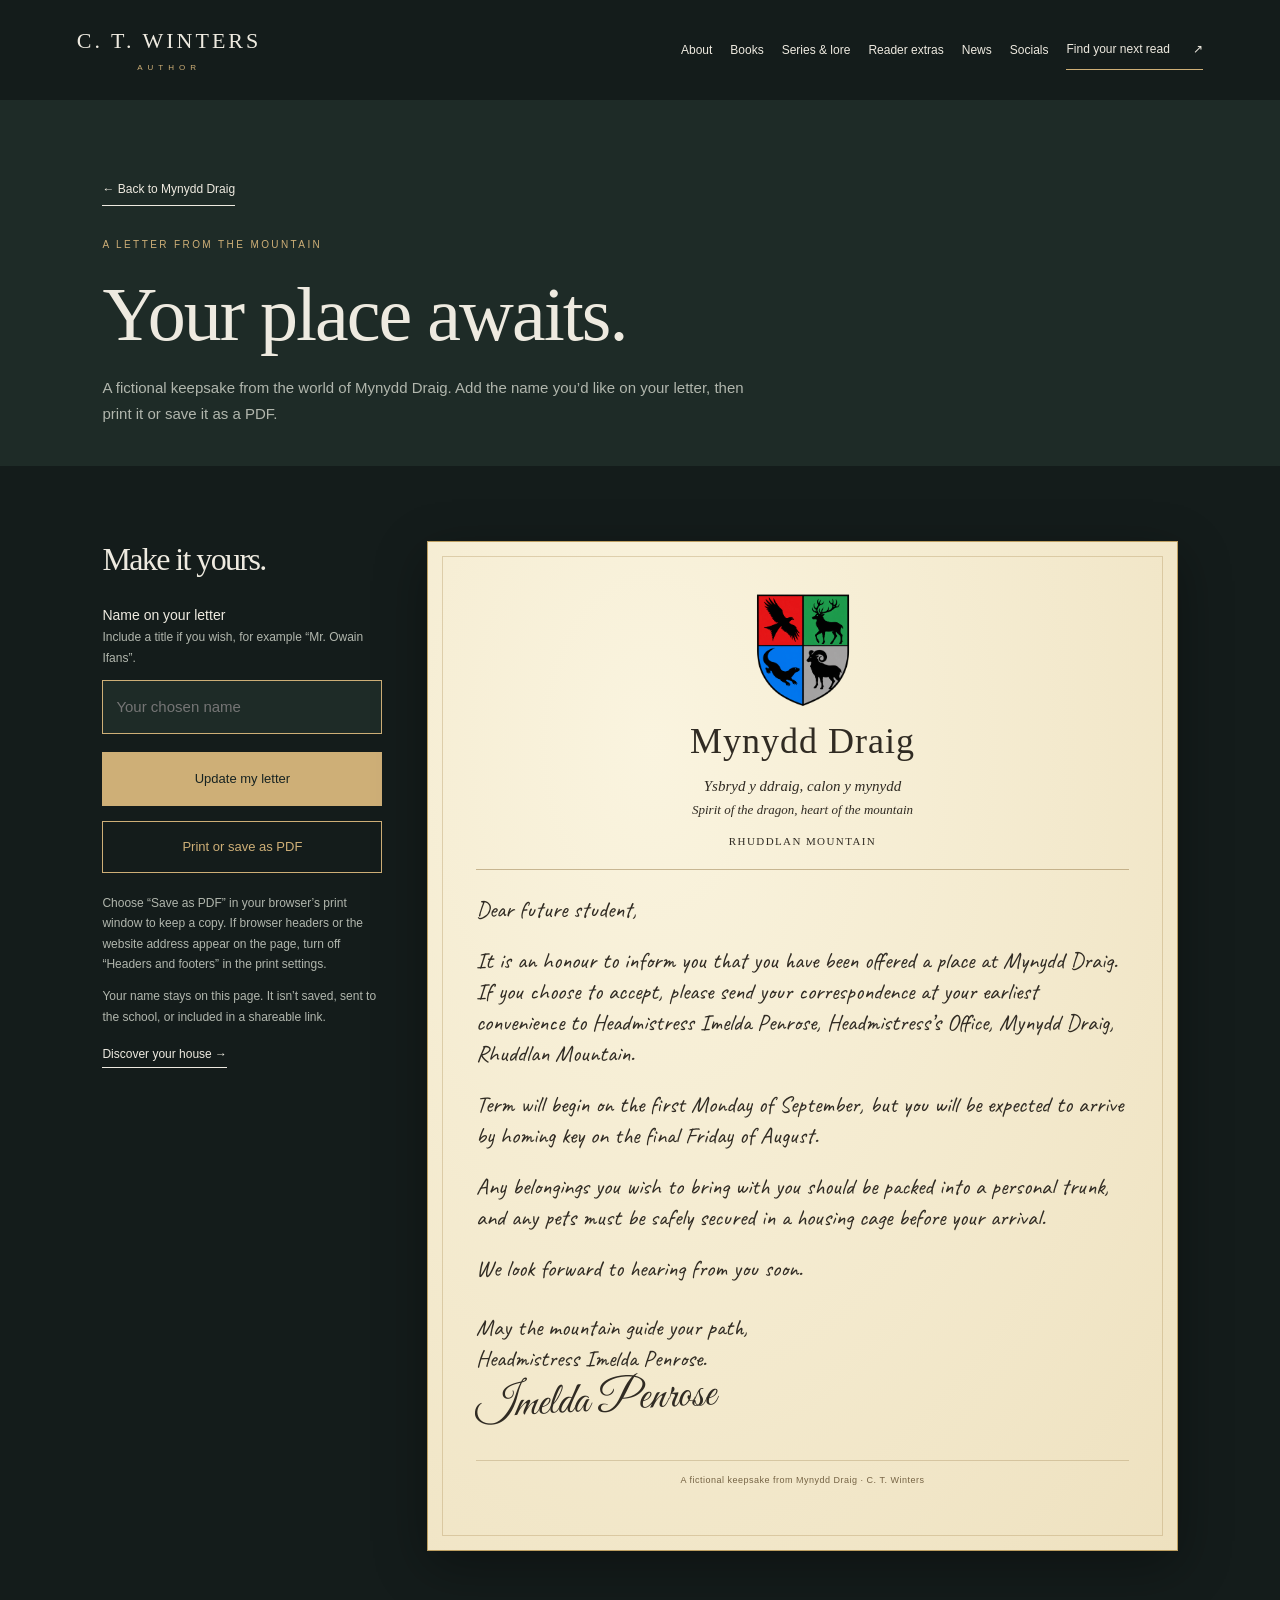
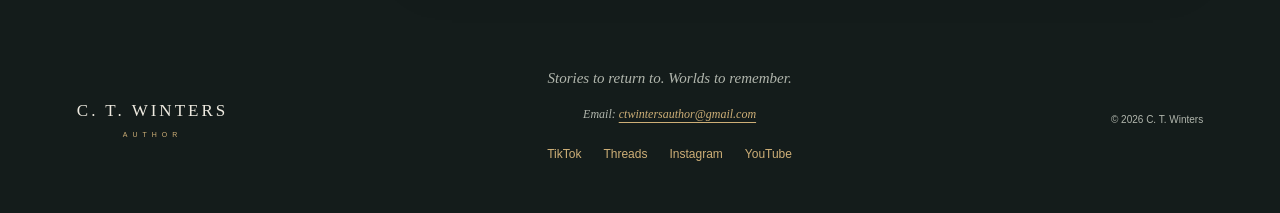
<file: acceptance-letter.html>
<!doctype html>
<html lang="en"><head><meta charset="utf-8"><meta name="viewport" content="width=device-width, initial-scale=1">
<meta name="description" content="Create a personalised, printable Mynydd Draig acceptance letter with the school crest and bilingual motto.">
<title>Your acceptance letter | Mynydd Draig | C. T. Winters</title>
<link rel="stylesheet" href="styles.css?v=contact-email"><link rel="stylesheet" href="acceptance-letter.css?v=handwritten-letter">
<script src="script.js" defer></script><script src="acceptance-letter.js?v=flowing-signature" defer></script>
</head><body class="lore-page acceptance-page">
  <header class="site-header">
    <a class="wordmark" href="index.html#home" aria-label="C. T. Winters home">C. T. WINTERS<span>AUTHOR</span></a>
    <button class="menu-toggle" aria-controls="navigation" aria-expanded="false">Menu</button>
    <nav id="navigation" aria-label="Main navigation">
      <a href="index.html#about">About</a><a href="index.html#books">Books</a><a href="index.html#worlds">Series & lore</a><a href="index.html#reader-extras">Reader extras</a><a href="index.html#news">News</a><a href="index.html#socials">Socials</a><a class="nav-buy" href="index.html#shop">Find your next read <span aria-hidden="true">↗</span></a>
    </nav>
  </header>
<main>
<section class="letter-page-intro section"><a class="text-link" href="mynydd-draig.html">← Back to Mynydd Draig</a><p class="eyebrow">A LETTER FROM THE MOUNTAIN</p><h1>Your place awaits.</h1><p>A fictional keepsake from the world of Mynydd Draig. Add the name you’d like on your letter, then print it or save it as a PDF.</p></section>
<div class="letter-builder section">
<aside class="letter-tools" aria-labelledby="letter-tools-heading"><h2 id="letter-tools-heading">Make it yours.</h2><form id="letter-name-form"><label for="student-name">Name on your letter</label><p id="name-help">Include a title if you wish, for example “Mr. Owain Ifans”.</p><input id="student-name" name="student-name" type="text" maxlength="80" autocomplete="off" aria-describedby="name-help" placeholder="Your chosen name"><button class="button" id="personalise-letter" type="submit" disabled>Update my letter</button></form><button class="letter-print" id="print-letter" type="button" disabled>Print or save as PDF</button><p class="letter-help">Choose “Save as PDF” in your browser’s print window to keep a copy. If browser headers or the website address appear on the page, turn off “Headers and footers” in the print settings.</p><p class="letter-privacy">Your name stays on this page. It isn’t saved, sent to the school, or included in a shareable link.</p><p id="letter-status" role="status" aria-live="polite"></p><noscript><p>Turn on JavaScript to personalise this letter, or use your browser’s Print option for the unnamed version.</p></noscript><a class="text-link" href="sorting-quiz.html">Discover your house →</a></aside>
<article class="acceptance-letter" aria-labelledby="letter-school-name">
<header class="letterhead"><img class="school-crest" src="assets/mynydd-school-crest.png?v=inward-animals" width="120" height="140" alt="Mynydd Draig school crest, quartered with a red kite on red, a stag on green, an otter on blue, and a ram on grey"><h2 id="letter-school-name">Mynydd Draig</h2><p class="letter-motto" lang="cy">Ysbryd y ddraig, calon y mynydd</p><p class="letter-motto letter-motto-english">Spirit of the dragon, heart of the mountain</p><p class="letter-location">Rhuddlan Mountain</p></header>
<div class="letter-body"><p class="letter-salutation">Dear <span id="letter-recipient">future student</span>,</p>
<p>It is an honour to inform you that you have been offered a place at Mynydd Draig. If you choose to accept, please send your correspondence at your earliest convenience to Headmistress Imelda Penrose, Headmistress’s Office, Mynydd Draig, Rhuddlan Mountain.</p>
<p>Term will begin on the first Monday of September, but you will be expected to arrive by homing key on the final Friday of August.</p>
<p>Any belongings you wish to bring with you should be packed into a personal trunk, and any pets must be safely secured in a housing cage before your arrival.</p>
<p>We look forward to hearing from you soon.</p>
<div class="letter-signoff"><p>May the mountain guide your path,<br>Headmistress Imelda Penrose.</p><p class="headmistress-signature" aria-label="Imelda Penrose, stylised signature">Imelda Penrose</p></div></div>
<p class="letter-keepsake">A fictional keepsake from Mynydd Draig · C. T. Winters</p>
</article>
</div></main>
  <footer><a class="wordmark" href="index.html#home">C. T. WINTERS<span>AUTHOR</span></a><div class="footer-community"><p>Stories to return to. Worlds to remember.</p><p class="footer-contact">Email: <a href="mailto:ctwintersauthor@gmail.com">ctwintersauthor@gmail.com</a></p><div class="social-links" role="group" aria-label="Follow C. T. Winters"><a href="https://www.tiktok.com/@c.t.wintersauthor" target="_blank" rel="noopener noreferrer" aria-label="TikTok (opens in a new tab)">TikTok</a><a href="https://www.threads.com/@c.t.wintersauthor" target="_blank" rel="noopener noreferrer" aria-label="Threads (opens in a new tab)">Threads</a><a href="https://www.instagram.com/ctwintersauthor/" target="_blank" rel="noopener noreferrer" aria-label="Instagram (opens in a new tab)">Instagram</a><a href="https://www.youtube.com/@ctwintersauthor" target="_blank" rel="noopener noreferrer" aria-label="YouTube (opens in a new tab)">YouTube</a></div></div><span>© <span id="year">2026</span> C. T. Winters</span></footer>
</body></html>
</file>
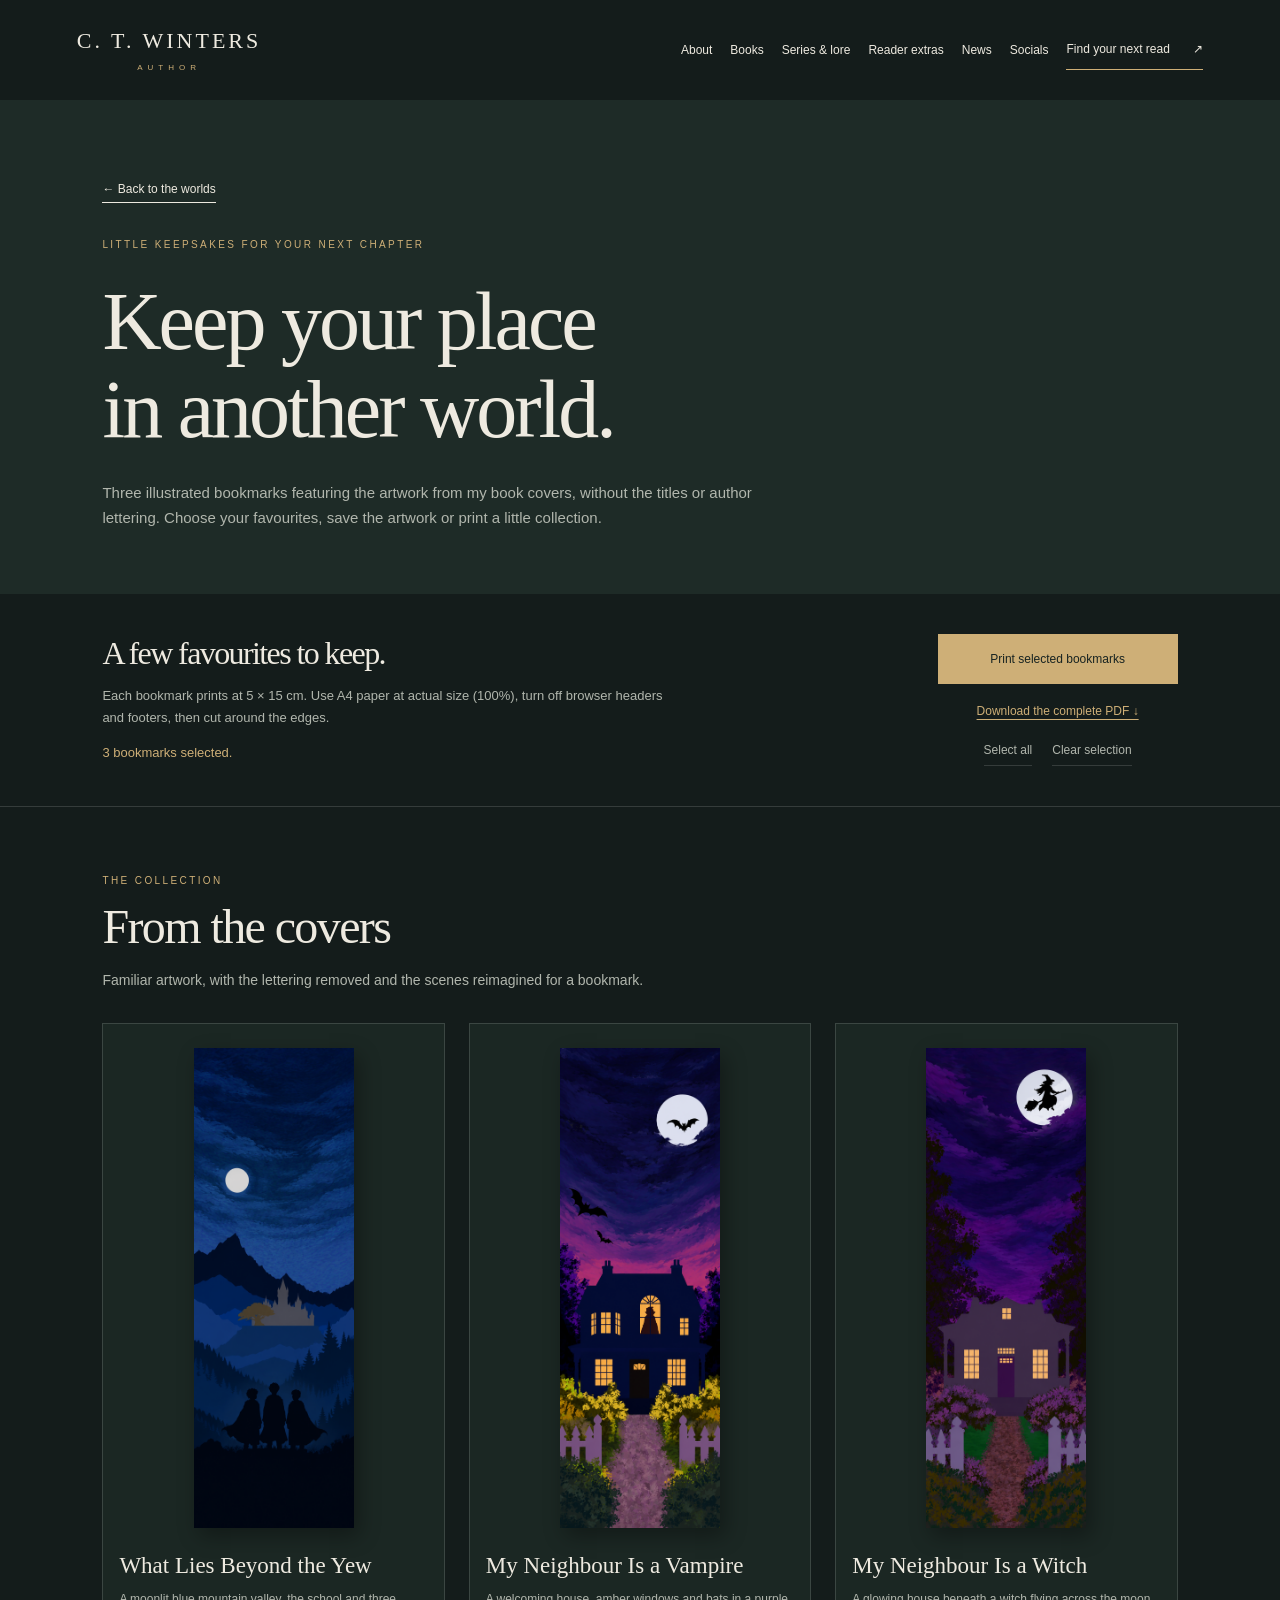
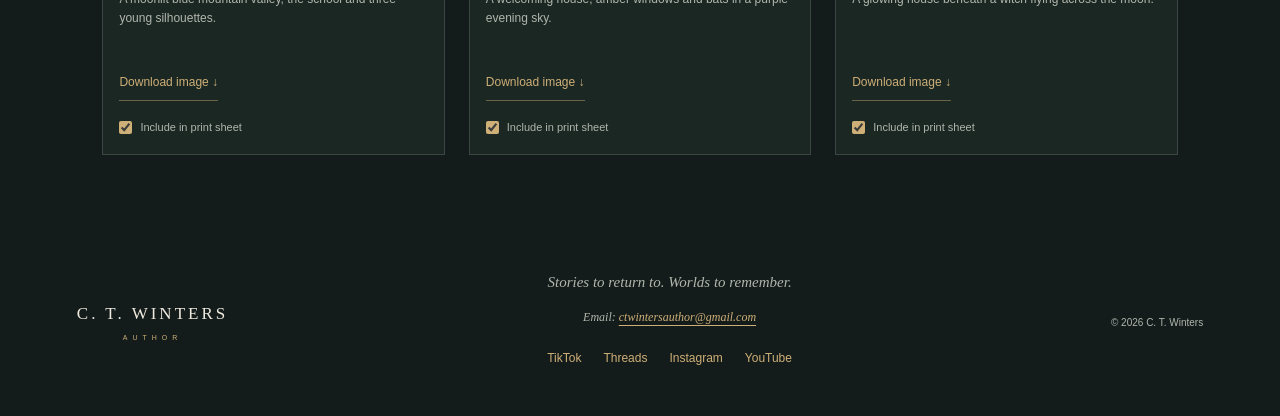
<file: bookmarks.html>
<!doctype html>
<html lang="en"><head><meta charset="utf-8"><meta name="viewport" content="width=device-width, initial-scale=1"><meta name="description" content="Three free printable bookmarks featuring the cover artwork from C. T. Winters’s books, without titles or author lettering."><title>Printable bookmarks | C. T. Winters</title><link rel="stylesheet" href="styles.css?v=contact-email"><link rel="stylesheet" href="bookmarks.css"><script src="script.js" defer></script><script src="bookmarks.js" defer></script></head>
<body class="bookmarks-page">  <header class="site-header">
    <a class="wordmark" href="index.html#home" aria-label="C. T. Winters home">C. T. WINTERS<span>AUTHOR</span></a>
    <button class="menu-toggle" aria-controls="navigation" aria-expanded="false">Menu</button>
    <nav id="navigation" aria-label="Main navigation">
      <a href="index.html#about">About</a><a href="index.html#books">Books</a><a href="index.html#worlds">Series & lore</a><a href="index.html#reader-extras">Reader extras</a><a href="index.html#news">News</a><a href="index.html#socials">Socials</a><a class="nav-buy" href="index.html#shop">Find your next read <span aria-hidden="true">↗</span></a>
    </nav>
  </header>
<main>
<section class="bookmark-intro section"><a class="text-link" href="index.html#worlds">← Back to the worlds</a><p class="eyebrow">LITTLE KEEPSAKES FOR YOUR NEXT CHAPTER</p><h1>Keep your place<br>in another world.</h1><p>Three illustrated bookmarks featuring the artwork from my book covers, without the titles or author lettering. Choose your favourites, save the artwork or print a little collection.</p></section>
<section class="bookmark-print-tools section" aria-labelledby="print-heading"><div><h2 id="print-heading">A few favourites to keep.</h2><p>Each bookmark prints at 5 × 15 cm. Use A4 paper at actual size (100%), turn off browser headers and footers, then cut around the edges.</p><p id="bookmark-selection-status" role="status">3 bookmarks selected.</p></div><div class="bookmark-actions"><button class="button" id="print-bookmarks" type="button" hidden>Print selected bookmarks</button><a class="bookmark-pdf" href="assets/bookmarks/ct-winters-bookmarks.pdf?v=cover-collection" download>Download the complete PDF ↓</a><div class="selection-actions" hidden><button id="select-all-bookmarks" type="button">Select all</button><button id="clear-bookmarks" type="button">Clear selection</button></div></div></section>
<div class="bookmark-collections section"><section class="bookmark-collection" id="cover-art" aria-labelledby="cover-art-heading"><div class="collection-heading"><p class="eyebrow">THE COLLECTION</p><h2 id="cover-art-heading">From the covers</h2><p>Familiar artwork, with the lettering removed and the scenes reimagined for a bookmark.</p></div><div class="bookmark-grid"><article class="bookmark-card"><a class="bookmark-preview" href="assets/bookmarks/yew.png" aria-label="View What Lies Beyond the Yew bookmark artwork"><img src="assets/bookmarks/yew.png" alt="A moonlit blue mountain valley, the school and three young silhouettes." width="600" height="1800" loading="lazy"></a><h3>What Lies Beyond the Yew</h3><p>A moonlit blue mountain valley, the school and three young silhouettes.</p><a class="bookmark-download" href="assets/bookmarks/yew.png" download="ct-winters-yew-bookmark.png">Download image <span aria-hidden="true">↓</span></a><label class="bookmark-select"><input type="checkbox" data-bookmark="yew" checked> Include in print sheet<span class="sr-only">: What Lies Beyond the Yew</span></label></article><article class="bookmark-card"><a class="bookmark-preview" href="assets/bookmarks/vampire.png" aria-label="View My Neighbour Is a Vampire bookmark artwork"><img src="assets/bookmarks/vampire.png" alt="A welcoming house, amber windows and bats in a purple evening sky." width="600" height="1800" loading="lazy"></a><h3>My Neighbour Is a Vampire</h3><p>A welcoming house, amber windows and bats in a purple evening sky.</p><a class="bookmark-download" href="assets/bookmarks/vampire.png" download="ct-winters-vampire-bookmark.png">Download image <span aria-hidden="true">↓</span></a><label class="bookmark-select"><input type="checkbox" data-bookmark="vampire" checked> Include in print sheet<span class="sr-only">: My Neighbour Is a Vampire</span></label></article><article class="bookmark-card"><a class="bookmark-preview" href="assets/bookmarks/witch.png" aria-label="View My Neighbour Is a Witch bookmark artwork"><img src="assets/bookmarks/witch.png" alt="A glowing house beneath a witch flying across the moon." width="600" height="1800" loading="lazy"></a><h3>My Neighbour Is a Witch</h3><p>A glowing house beneath a witch flying across the moon.</p><a class="bookmark-download" href="assets/bookmarks/witch.png" download="ct-winters-witch-bookmark.png">Download image <span aria-hidden="true">↓</span></a><label class="bookmark-select"><input type="checkbox" data-bookmark="witch" checked> Include in print sheet<span class="sr-only">: My Neighbour Is a Witch</span></label></article></div></section></div>
</main><div id="bookmark-print-sheets" class="bookmark-print-sheets" aria-label="Selected bookmarks for printing"><section class="bookmark-print-page"><img src="assets/bookmarks/yew.png" alt="What Lies Beyond the Yew bookmark" width="600" height="1800"><img src="assets/bookmarks/vampire.png" alt="My Neighbour Is a Vampire bookmark" width="600" height="1800"><img src="assets/bookmarks/witch.png" alt="My Neighbour Is a Witch bookmark" width="600" height="1800"></section></div>  <footer><a class="wordmark" href="index.html#home">C. T. WINTERS<span>AUTHOR</span></a><div class="footer-community"><p>Stories to return to. Worlds to remember.</p><p class="footer-contact">Email: <a href="mailto:ctwintersauthor@gmail.com">ctwintersauthor@gmail.com</a></p><div class="social-links" role="group" aria-label="Follow C. T. Winters"><a href="https://www.tiktok.com/@c.t.wintersauthor" target="_blank" rel="noopener noreferrer" aria-label="TikTok (opens in a new tab)">TikTok</a><a href="https://www.threads.com/@c.t.wintersauthor" target="_blank" rel="noopener noreferrer" aria-label="Threads (opens in a new tab)">Threads</a><a href="https://www.instagram.com/ctwintersauthor/" target="_blank" rel="noopener noreferrer" aria-label="Instagram (opens in a new tab)">Instagram</a><a href="https://www.youtube.com/@ctwintersauthor" target="_blank" rel="noopener noreferrer" aria-label="YouTube (opens in a new tab)">YouTube</a></div></div><span>© <span id="year">2026</span> C. T. Winters</span></footer>
</body></html>
</file>
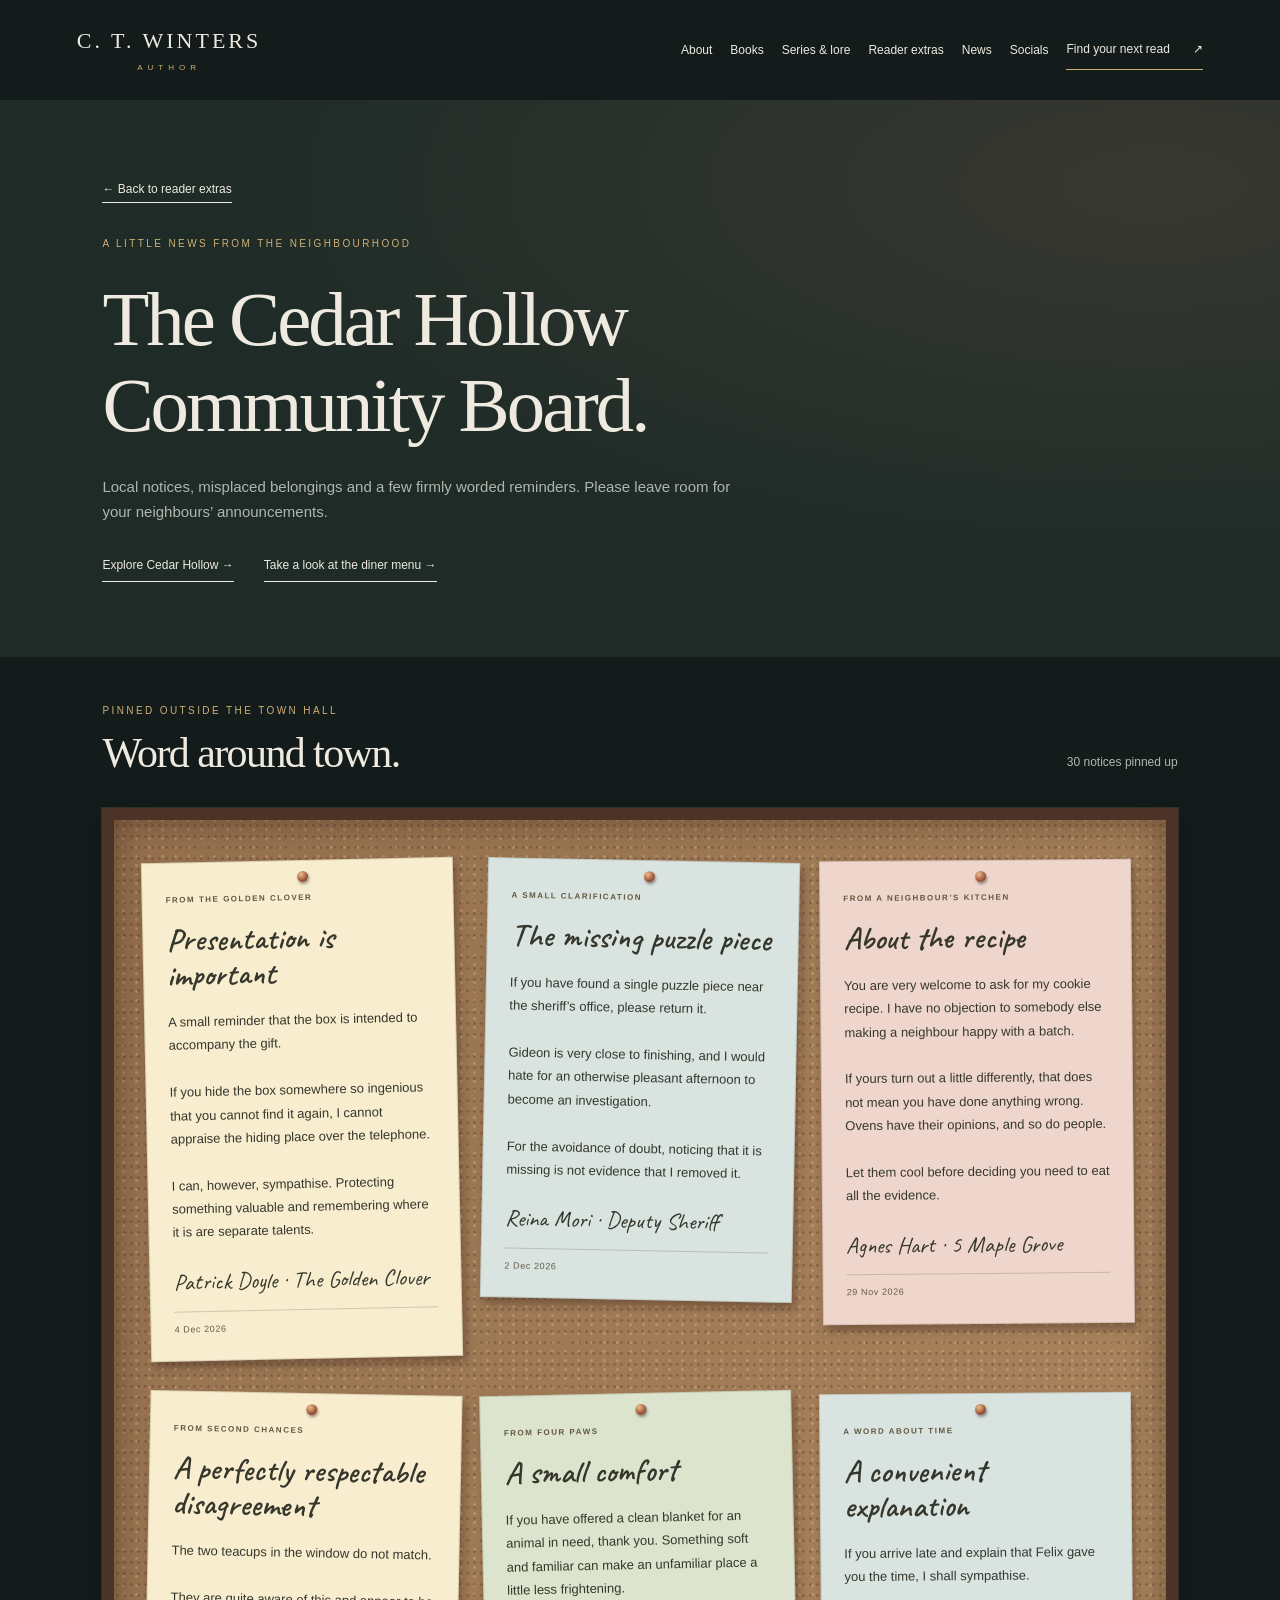
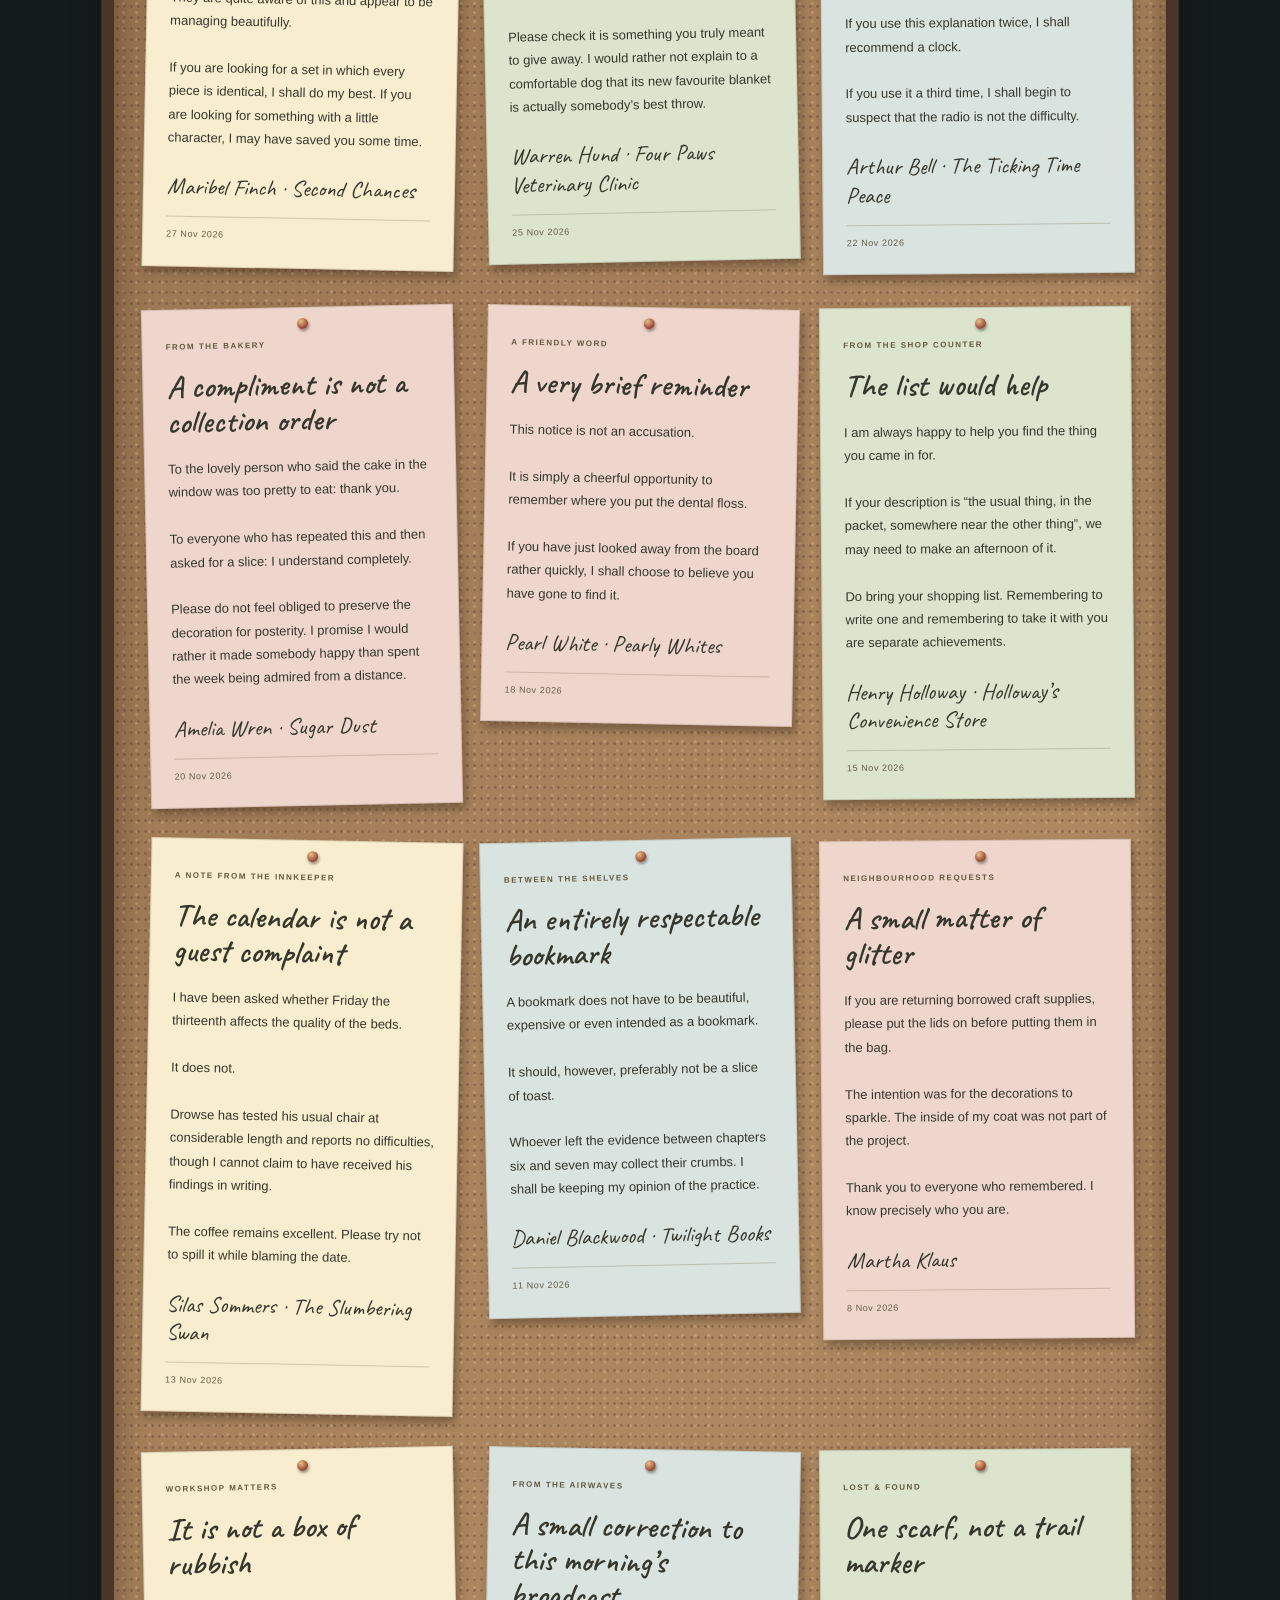
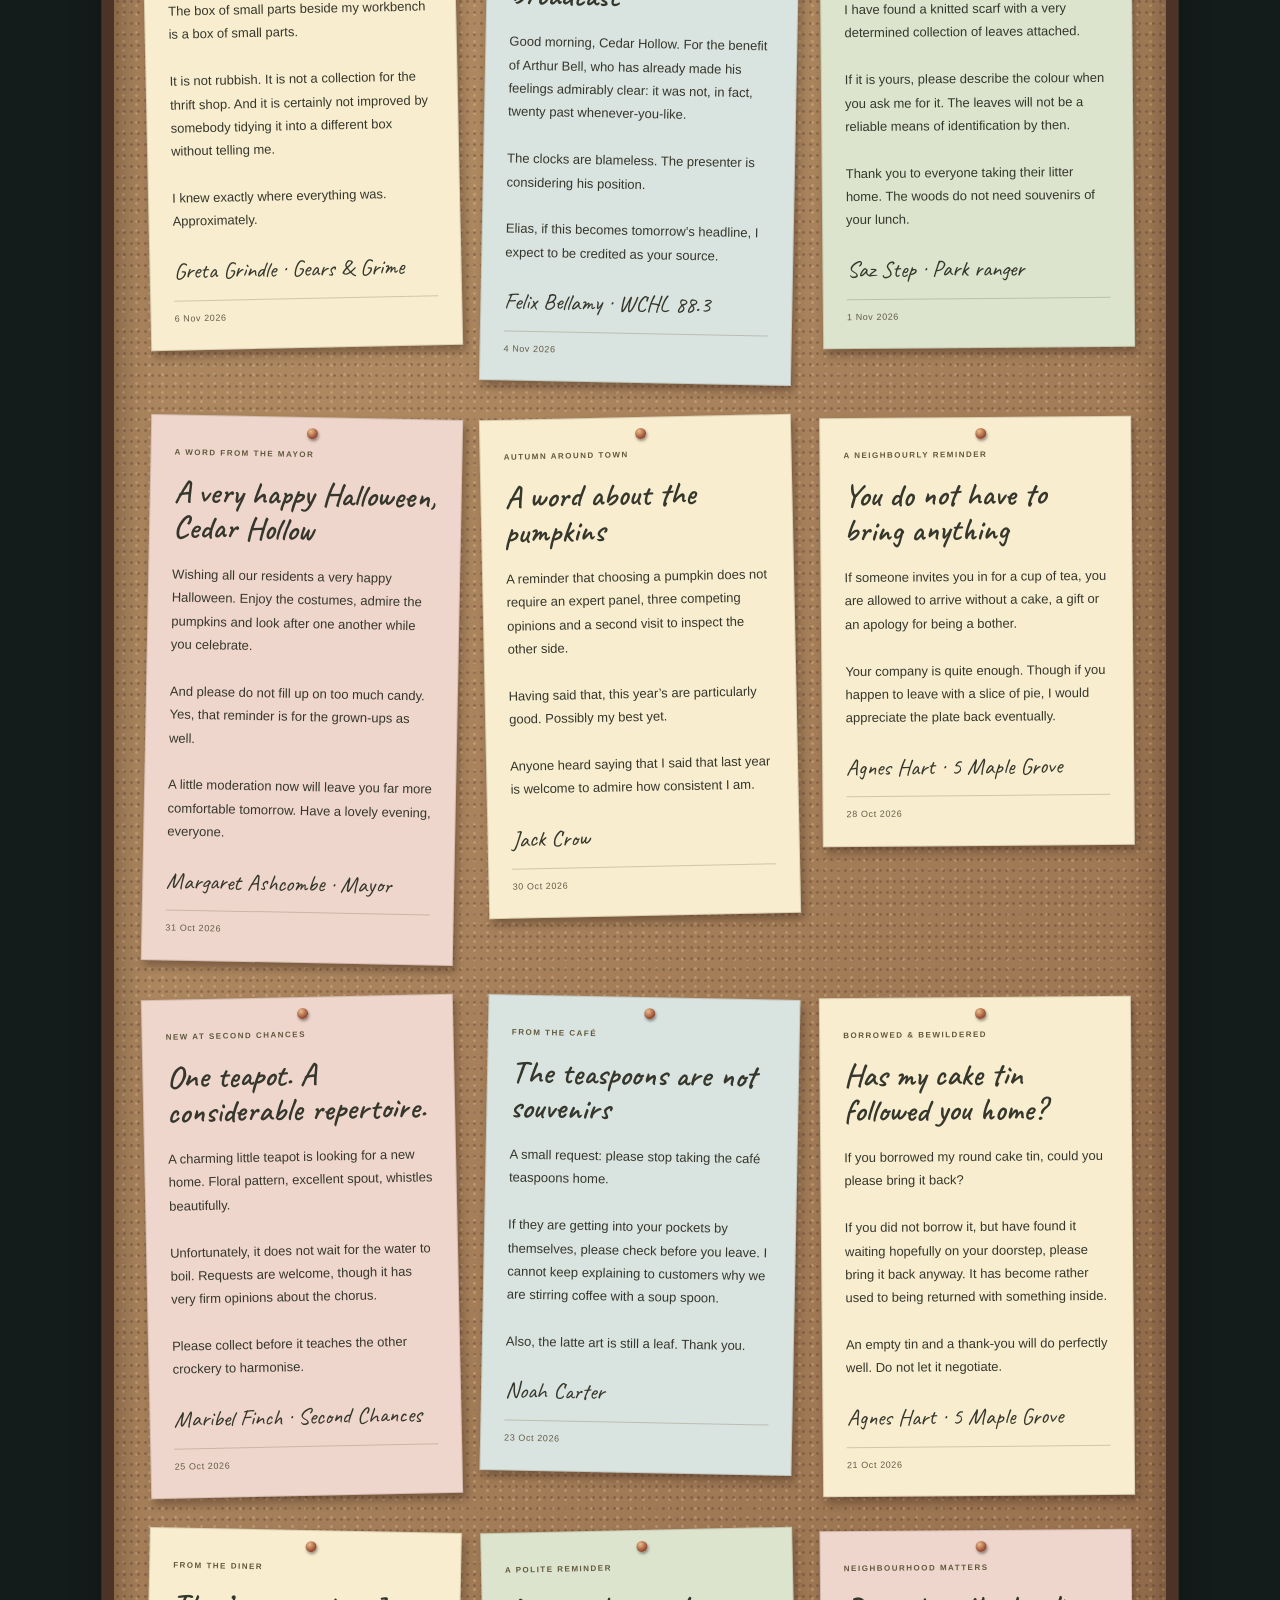
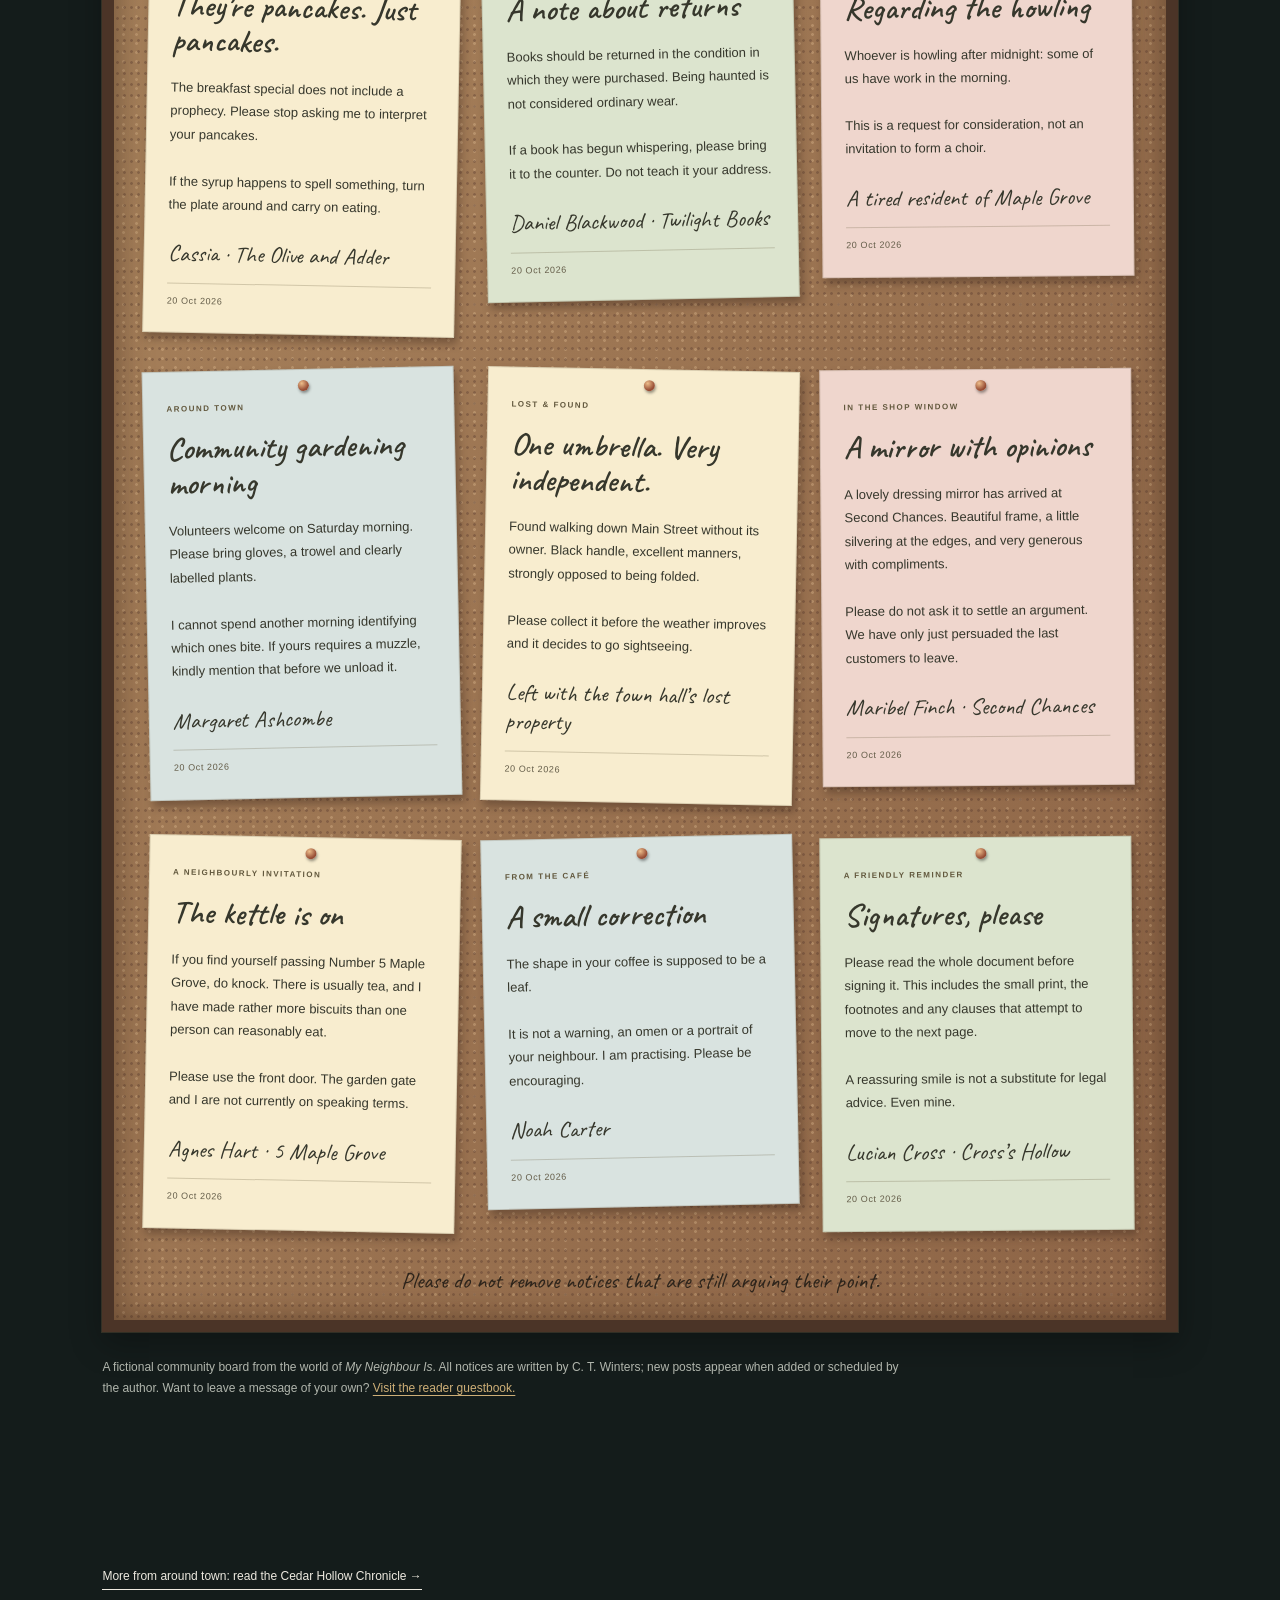
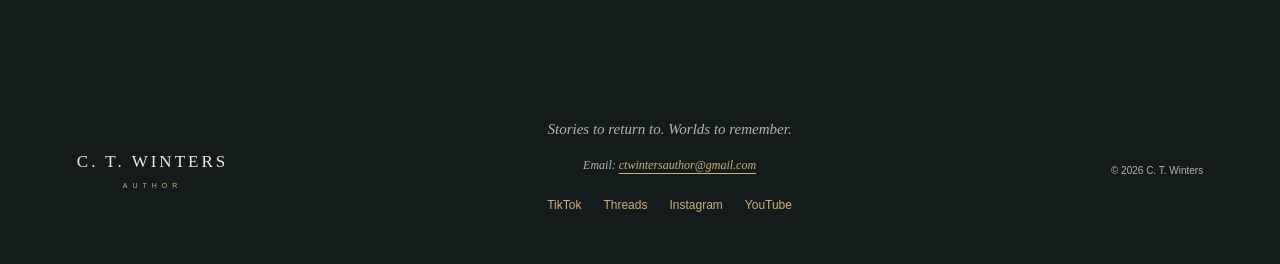
<file: cedar-board.html>
<!doctype html>
<html lang="en"><head><meta charset="utf-8"><meta name="viewport" content="width=device-width, initial-scale=1"><meta name="description" content="Peek at Cedar Hollow’s fictional community noticeboard: local announcements, supernatural neighbourly complaints and small-town happenings from C. T. Winters."><title>Cedar Hollow Community Board | C. T. Winters</title><link rel="stylesheet" href="styles.css?v=contact-email"><link rel="stylesheet" href="cedar-board.css"><script src="script.js" defer></script><script src="cedar-board.js?v=agnes-sequence" defer></script></head>
<body class="cedar-board-page">  <header class="site-header">
    <a class="wordmark" href="index.html#home" aria-label="C. T. Winters home">C. T. WINTERS<span>AUTHOR</span></a>
    <button class="menu-toggle" aria-controls="navigation" aria-expanded="false">Menu</button>
    <nav id="navigation" aria-label="Main navigation">
      <a href="index.html#about">About</a><a href="index.html#books">Books</a><a href="index.html#worlds">Series & lore</a><a href="index.html#reader-extras">Reader extras</a><a href="index.html#news">News</a><a href="index.html#socials">Socials</a><a class="nav-buy" href="index.html#shop">Find your next read <span aria-hidden="true">↗</span></a>
    </nav>
  </header>
<main>
<section class="board-intro section"><a class="text-link" href="index.html#reader-extras">← Back to reader extras</a><p class="eyebrow">A LITTLE NEWS FROM THE NEIGHBOURHOOD</p><h1>The Cedar Hollow<br>Community Board.</h1><p>Local notices, misplaced belongings and a few firmly worded reminders. Please leave room for your neighbours’ announcements.</p><div class="board-intro-links"><a class="text-link" href="my-neighbour-is.html">Explore Cedar Hollow →</a><a class="text-link" href="olive-and-adder.html">Take a look at the diner menu →</a></div></section>
<section class="noticeboard-section section" aria-labelledby="noticeboard-heading"><header class="board-header"><div><p class="eyebrow">PINNED OUTSIDE THE TOWN HALL</p><h2 id="noticeboard-heading">Word around town.</h2></div><p id="board-status" role="status">Opening the noticeboard…</p></header>
<div class="cork-frame"><div id="cedar-notices" class="cedar-notices" aria-live="polite"></div><p class="board-housekeeping">Please do not remove notices that are still arguing their point.</p></div>
<noscript><p class="board-noscript">Enable JavaScript to read the latest notices from Cedar Hollow.</p></noscript>
<p class="board-fiction-note">A fictional community board from the world of <em>My Neighbour Is</em>. All notices are written by C. T. Winters; new posts appear when added or scheduled by the author. Want to leave a message of your own? <a href="guestbook.html">Visit the reader guestbook.</a></p></section>
<p class="section"><a class="text-link" href="cedar-chronicle.html">More from around town: read the Cedar Hollow Chronicle →</a></p></main>  <footer><a class="wordmark" href="index.html#home">C. T. WINTERS<span>AUTHOR</span></a><div class="footer-community"><p>Stories to return to. Worlds to remember.</p><p class="footer-contact">Email: <a href="mailto:ctwintersauthor@gmail.com">ctwintersauthor@gmail.com</a></p><div class="social-links" role="group" aria-label="Follow C. T. Winters"><a href="https://www.tiktok.com/@c.t.wintersauthor" target="_blank" rel="noopener noreferrer" aria-label="TikTok (opens in a new tab)">TikTok</a><a href="https://www.threads.com/@c.t.wintersauthor" target="_blank" rel="noopener noreferrer" aria-label="Threads (opens in a new tab)">Threads</a><a href="https://www.instagram.com/ctwintersauthor/" target="_blank" rel="noopener noreferrer" aria-label="Instagram (opens in a new tab)">Instagram</a><a href="https://www.youtube.com/@ctwintersauthor" target="_blank" rel="noopener noreferrer" aria-label="YouTube (opens in a new tab)">YouTube</a></div></div><span>© <span id="year">2026</span> C. T. Winters</span></footer>
</body></html>
</file>
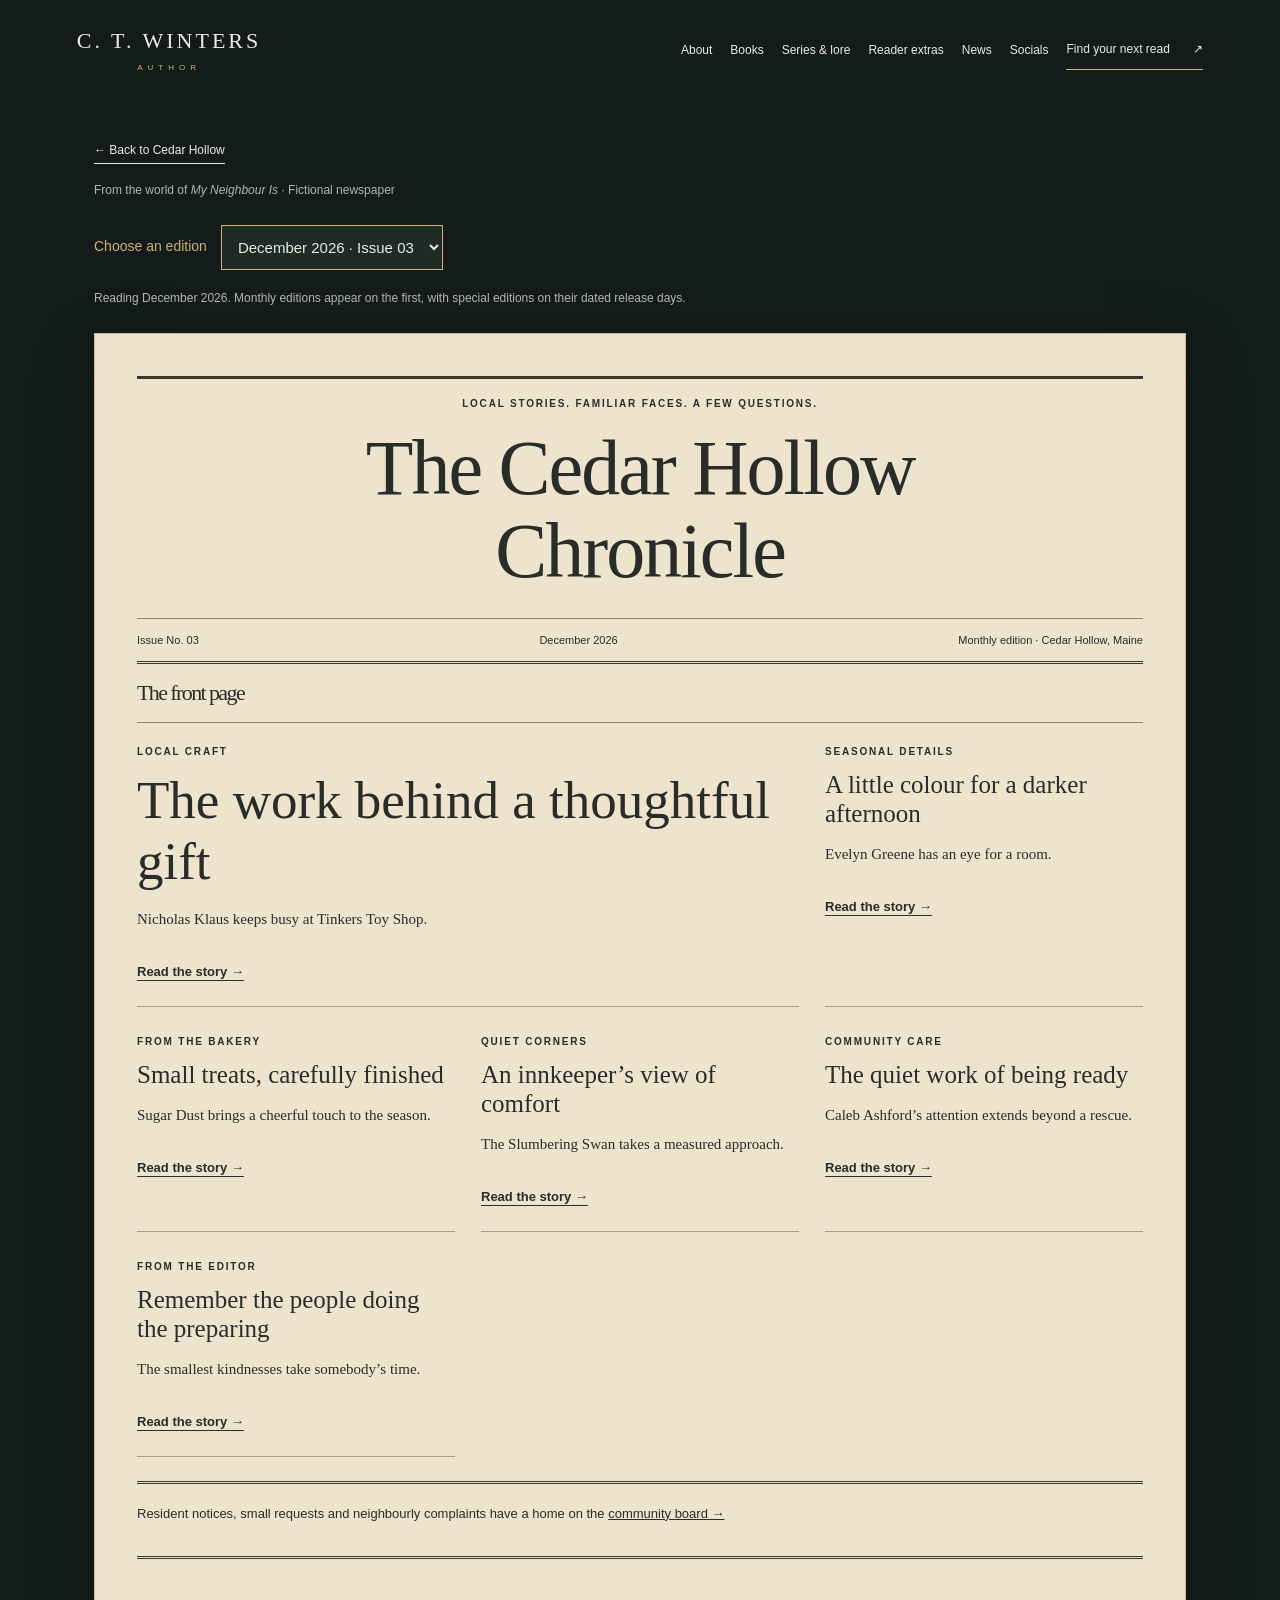
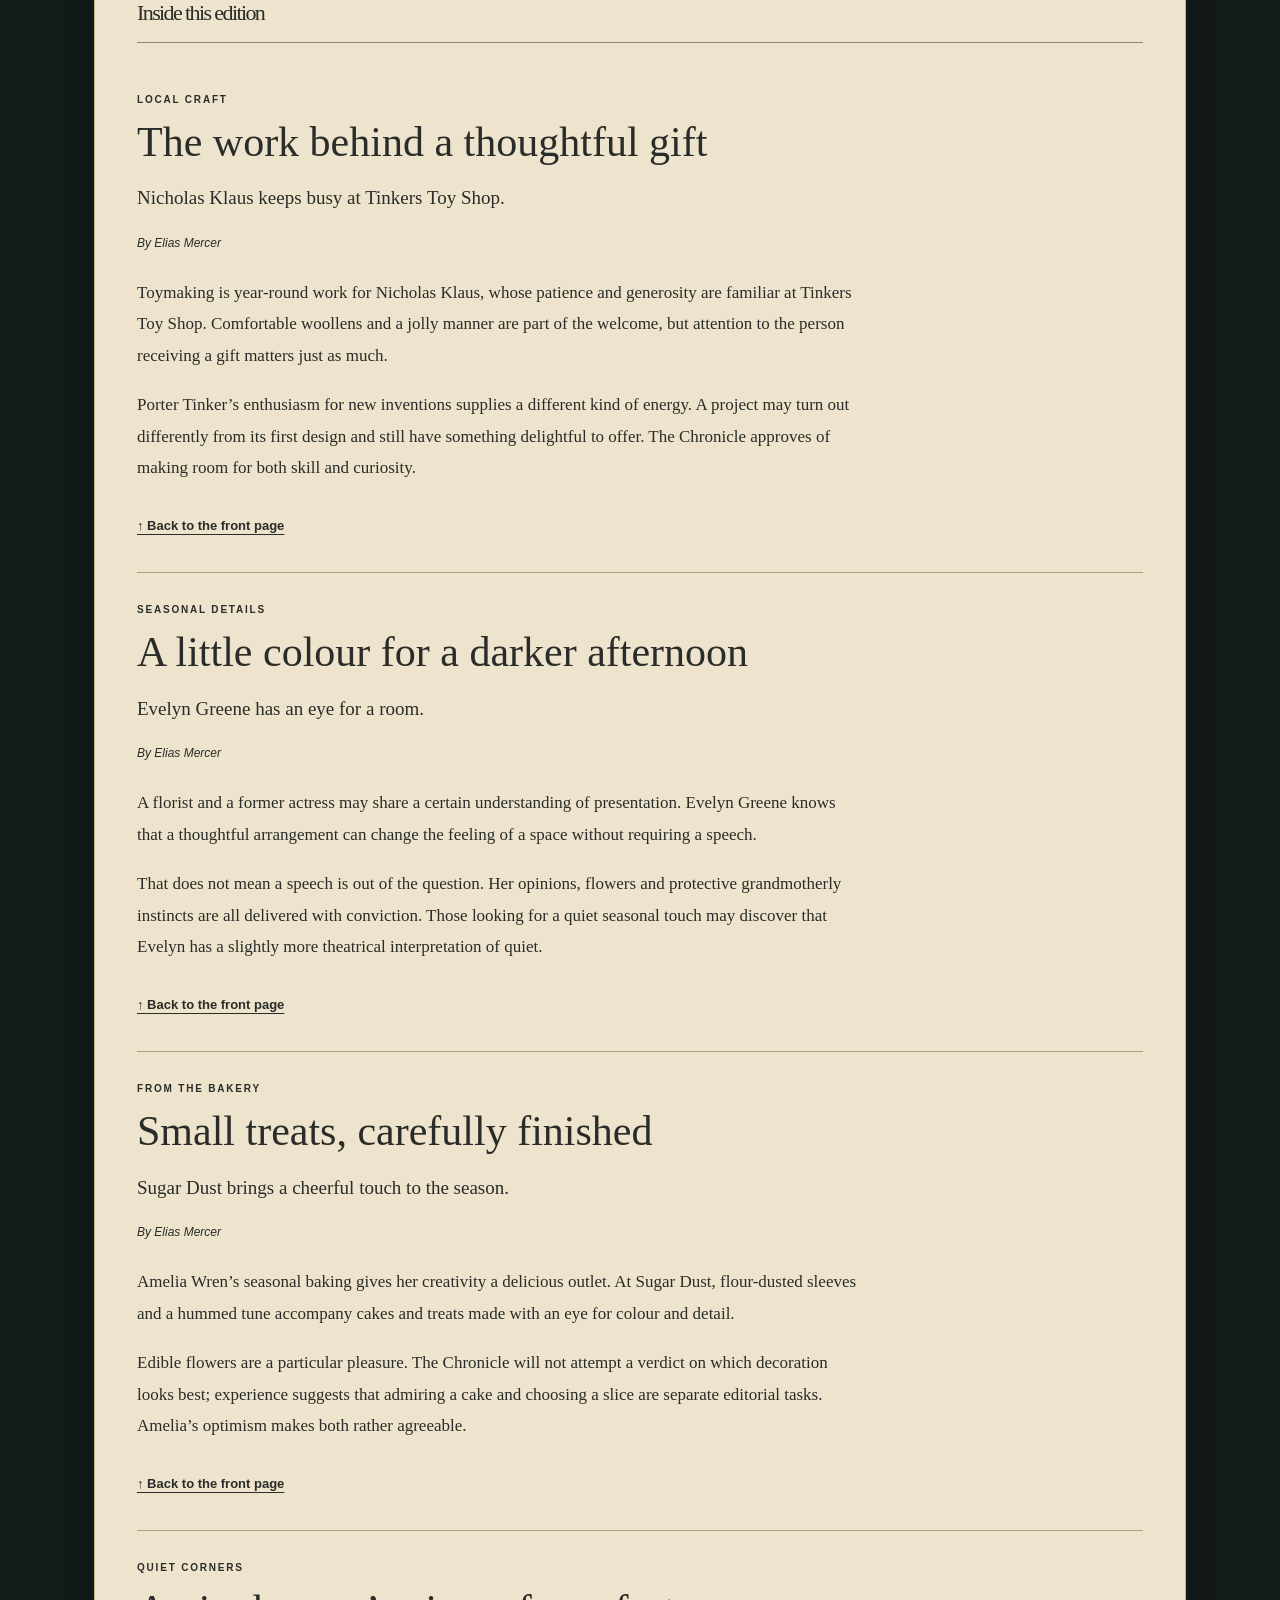
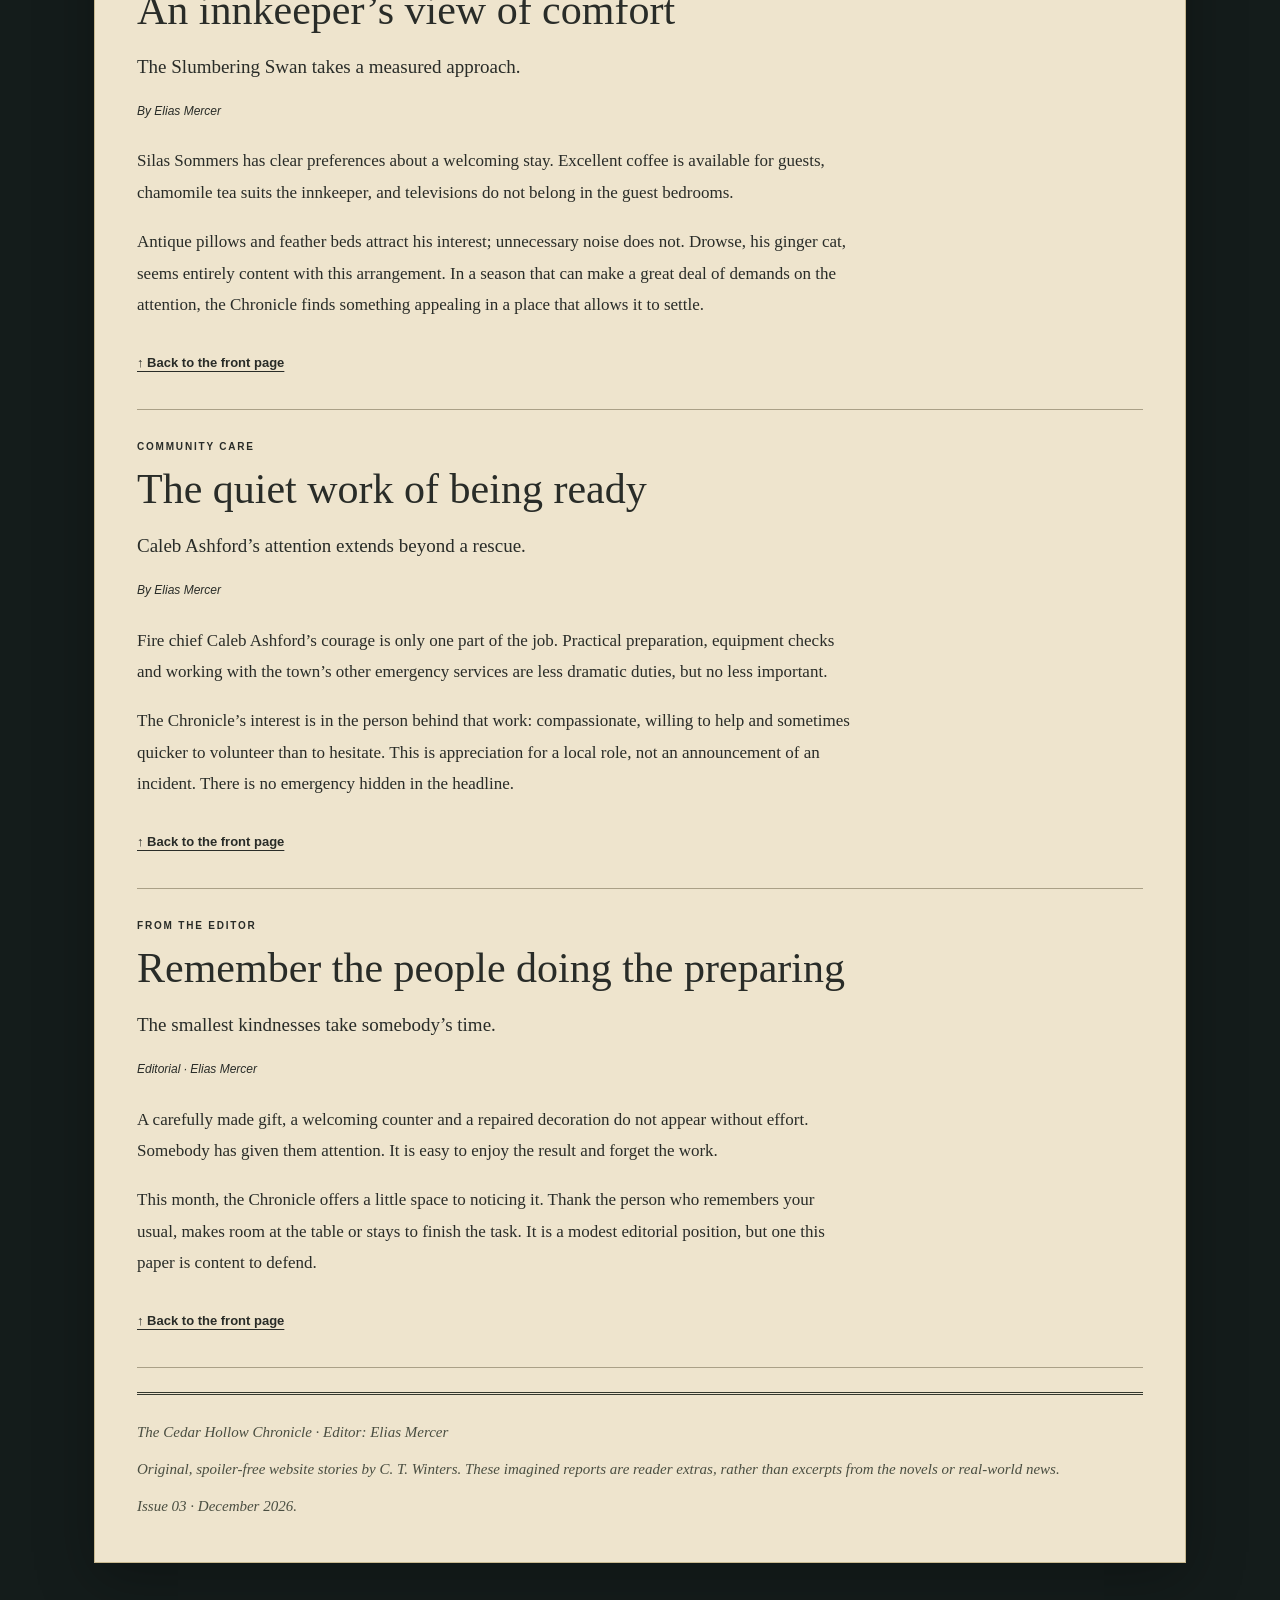
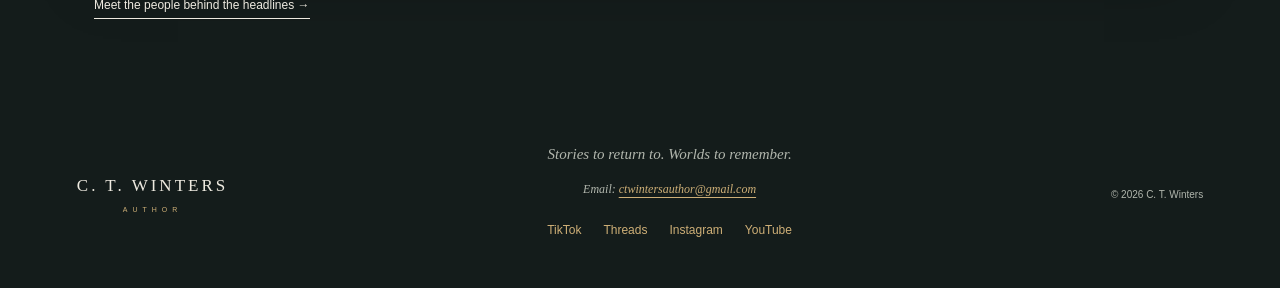
<file: cedar-chronicle.html>
<!doctype html><html lang="en"><head><meta charset="utf-8"><meta name="viewport" content="width=device-width, initial-scale=1"><meta name="description" content="Read the Cedar Hollow Chronicle: a fictional monthly newspaper with local stories, familiar faces and small-town happenings from C. T. Winters’s story world."><title>The Cedar Hollow Chronicle | C. T. Winters</title><link rel="stylesheet" href="styles.css?v=contact-email"><link rel="stylesheet" href="cedar-chronicle.css"><script src="script.js" defer></script><script src="chronicle-calendar.js?v=dated-specials" defer></script><script src="cedar-chronicle.js?v=dated-specials" defer></script></head><body class="chronicle-page">  <header class="site-header">
    <a class="wordmark" href="index.html#home" aria-label="C. T. Winters home">C. T. WINTERS<span>AUTHOR</span></a>
    <button class="menu-toggle" aria-controls="navigation" aria-expanded="false">Menu</button>
    <nav id="navigation" aria-label="Main navigation">
      <a href="index.html#about">About</a><a href="index.html#books">Books</a><a href="index.html#worlds">Series & lore</a><a href="index.html#reader-extras">Reader extras</a><a href="index.html#news">News</a><a href="index.html#socials">Socials</a><a class="nav-buy" href="index.html#shop">Find your next read <span aria-hidden="true">↗</span></a>
    </nav>
  </header>
<main class="chronicle-main"><a class="text-link chronicle-back" href="my-neighbour-is.html#cedar-local-favourites">← Back to Cedar Hollow</a><p class="chronicle-context">From the world of <em>My Neighbour Is</em> · Fictional newspaper</p><div class="chronicle-controls" id="chronicle-controls" hidden><label for="chronicle-issue">Choose an edition</label><select id="chronicle-issue"></select></div><p id="chronicle-status" class="chronicle-context" role="status" aria-live="polite"></p><noscript><p class="chronicle-context">You are reading the original October 2026 issue. Enable JavaScript to load the latest edition and browse the archive.</p></noscript><div class="newspaper"><header class="paper-masthead"><p class="paper-motto">LOCAL STORIES. FAMILIAR FACES. A FEW QUESTIONS.</p><h1>The Cedar Hollow<br>Chronicle</h1><div class="paper-edition"><span>Issue No. 01</span><time datetime="2026-10">October 2026</time><span>Monthly edition · Cedar Hollow, Maine</span></div></header><section aria-labelledby="front-heading"><h2 class="paper-section-title" id="front-heading">The front page</h2><div class="front-grid"><article class="front-story front-lead"><p class="paper-category">CULTURE &amp; CONVERSATION</p><h3><a href="#story-book-club">Book club seeks readers. Agreement optional.</a></h3><p>Evelyn Greene and Daniel Blackwood make room for another evening of lively opinions.</p><a class="paper-read" href="#story-book-club">Read the story <span aria-hidden="true">→</span></a></article><article class="front-story "><p class="paper-category">LOCAL AIRWAVES</p><h3><a href="#story-radio">Who had the story first? Local media debate continues.</a></h3><p>WCHL 88.3 and the Chronicle find common ground. Almost.</p><a class="paper-read" href="#story-radio">Read the story <span aria-hidden="true">→</span></a></article><article class="front-story "><p class="paper-category">BUSINESS ON MAIN STREET</p><h3><a href="#story-repairs">Before you throw it away, ask Greta.</a></h3><p>Gears &amp; Grime makes a case for the useful thing in the bottom drawer.</p><a class="paper-read" href="#story-repairs">Read the story <span aria-hidden="true">→</span></a></article><article class="front-story "><p class="paper-category">AROUND THE NEIGHBOURHOOD</p><h3><a href="#story-harvest">This year’s pumpkins: the best yet?</a></h3><p>Jack Crow’s annual confidence remains in excellent condition.</p><a class="paper-read" href="#story-harvest">Read the story <span aria-hidden="true">→</span></a></article><article class="front-story "><p class="paper-category">PLACES TO LINGER</p><h3><a href="#story-swan">At the Slumbering Swan, quiet is part of the welcome.</a></h3><p>Chamomile for the innkeeper. Excellent coffee for everyone else.</p><a class="paper-read" href="#story-swan">Read the story <span aria-hidden="true">→</span></a></article><article class="front-story "><p class="paper-category">A WORD FROM ELIAS</p><h3><a href="#story-editorial">The ordinary things are worth reporting.</a></h3><p>Why a town newspaper needs room for the small stories.</p><a class="paper-read" href="#story-editorial">Read the story <span aria-hidden="true">→</span></a></article></div></section><aside class="paper-strip"><p><strong>Also around town</strong> · Resident notices, small requests and neighbourly complaints have a home on the <a href="cedar-board.html">community board →</a></p></aside><section class="inside-paper" aria-labelledby="inside-heading"><h2 class="paper-section-title" id="inside-heading">Inside this edition</h2><article class="inside-story" id="story-book-club" aria-labelledby="heading-book-club"><p class="paper-category">CULTURE &amp; CONVERSATION</p><h3 id="heading-book-club">Book club seeks readers. Agreement optional.</h3><p class="paper-deck">Evelyn Greene and Daniel Blackwood make room for another evening of lively opinions.</p><p class="paper-byline">By Elias Mercer</p><div class="story-copy"><p>At Twilight Books, a comfortable chair is an invitation to stay. Add Evelyn Greene and a shared reading choice, and staying quiet becomes rather less likely.</p><p>The town’s monthly book club brings readers together after sunset, with Evelyn organising and Daniel hosting among the shelves. The appeal is simple: a book is something you can enjoy alone, then discover all over again through somebody else’s opinion.</p><p>New readers need not arrive with a speech prepared. Listening is welcome; so is changing your mind. The Chronicle cannot promise that anyone will agree about the ending.</p><p>Reading choices and meeting notices will be announced on the community board. Until then, there is plenty of time to practise the delicate art of letting somebody else finish a sentence.</p></div><a class="paper-read" href="#front-heading">↑ Back to the front page</a></article><article class="inside-story" id="story-radio" aria-labelledby="heading-radio"><p class="paper-category">LOCAL AIRWAVES</p><h3 id="heading-radio">Who had the story first? Local media debate continues.</h3><p class="paper-deck">WCHL 88.3 and the Chronicle find common ground. Almost.</p><p class="paper-byline">From the editor’s desk</p><div class="story-copy"><p>Felix Bellamy has a gift for making a town-wide broadcast sound like a conversation across a kitchen table. This is an admirable quality. It does not, in this editor’s opinion, settle the question of where he found the subject of that conversation.</p><p>The WCHL 88.3 presenter maintains that he merely delivers local stories faster. The Chronicle maintains that there is something to be said for putting them in writing, where they can be examined at leisure and cannot be interrupted by Felix.</p><p>Fortunately, both publications agree that Cedar Hollow deserves to hear about its own residents. We also agree with the mayor that an unfinished festival arrangement is not yet an announcement.</p><p>Further developments will be reported here. Unless, of course, Felix gets there first.</p></div><a class="paper-read" href="#front-heading">↑ Back to the front page</a></article><article class="inside-story" id="story-repairs" aria-labelledby="heading-repairs"><p class="paper-category">BUSINESS ON MAIN STREET</p><h3 id="heading-repairs">Before you throw it away, ask Greta.</h3><p class="paper-deck">Gears &amp; Grime makes a case for the useful thing in the bottom drawer.</p><p class="paper-byline">Neighbourhood notebook</p><div class="story-copy"><p>A loose part can look like clutter until it is precisely the part somebody needs. Greta Grindle, proprietor of Gears &amp; Grime, has considerable sympathy for this point of view and rather less for throwing useful things away.</p><p>Resourcefulness is part of her trade. So is pride in a repair done properly. Anyone arriving with an apology for the state of an engine may find that the engine receives the longer conversation.</p><p>Arthur Bell’s work at The Ticking Time Peace calls for a different sort of patience, but the two share an appreciation for things that deserve another chance. Their friendly rivalry is a reminder that there is more than one way to be exacting.</p><p>The Chronicle offers no verdict on who wins an argument about mechanics. It is, however, willing to listen.</p></div><a class="paper-read" href="#front-heading">↑ Back to the front page</a></article><article class="inside-story" id="story-harvest" aria-labelledby="heading-harvest"><p class="paper-category">AROUND THE NEIGHBOURHOOD</p><h3 id="heading-harvest">This year’s pumpkins: the best yet?</h3><p class="paper-deck">Jack Crow’s annual confidence remains in excellent condition.</p><p class="paper-byline">Autumn observations</p><div class="story-copy"><p>For Jack Crow, autumn comes with work-worn hands, pumpkin-growing pride and a familiar prediction: this year’s harvest will be his best.</p><p>The produce farmer’s enthusiasm extends beyond the field. Elaborate carved lanterns and a fondness for autumn celebrations give him plenty of reasons to enjoy the season, even when the work is demanding.</p><p>There is something reassuring about a neighbour who greets the turning year with the same wholehearted optimism. The Chronicle is not equipped to grade pumpkins, but it is prepared to appreciate a good lantern.</p><p>No new festival date is announced in this report. The mayor may put her pen down.</p></div><a class="paper-read" href="#front-heading">↑ Back to the front page</a></article><article class="inside-story" id="story-swan" aria-labelledby="heading-swan"><p class="paper-category">PLACES TO LINGER</p><h3 id="heading-swan">At the Slumbering Swan, quiet is part of the welcome.</h3><p class="paper-deck">Chamomile for the innkeeper. Excellent coffee for everyone else.</p><p class="paper-byline">A look around town</p><div class="story-copy"><p>There are establishments that compete for your attention. The Slumbering Swan Bed &amp; Breakfast would appear to prefer that you take a seat.</p><p>Innkeeper Silas Sommers brings an old-fashioned manner, a soft voice and a wonderfully dry sense of humour to welcoming guests. He favours chamomile tea, keeps excellent coffee for visitors and has very little enthusiasm for televisions in the guest bedrooms.</p><p>Antique pillows and feather beds are among his interests. His ginger cat, Drowse, takes an equally committed approach to comfort, though with fewer conversational obligations.</p><p>For a town that can produce a great deal of conversation, a little quiet has its attractions. Felix Bellamy may wish to consider this before making his next recommendation on air.</p></div><a class="paper-read" href="#front-heading">↑ Back to the front page</a></article><article class="inside-story" id="story-editorial" aria-labelledby="heading-editorial"><p class="paper-category">A WORD FROM ELIAS</p><h3 id="heading-editorial">The ordinary things are worth reporting.</h3><p class="paper-deck">Why a town newspaper needs room for the small stories.</p><p class="paper-byline">Editorial · Elias Mercer</p><div class="story-copy"><p>Not every story begins with a mystery. Sometimes it begins with a repaired clock, a remembered coffee order or a neighbour who has noticed that somebody could use a hand.</p><p>These things do not always make the loudest headlines. They do, however, make a place feel like home. A newspaper that ignores them has missed something important.</p><p>The Cedar Hollow Chronicle will keep space for local businesses, familiar faces, friendly disagreements and the details that make this town itself. We will also keep asking questions. It would be unreasonable to expect otherwise.</p><p>If Felix wishes to describe that as being nosy, he is welcome to write a letter to the editor. We suspect he would prefer to announce it.</p></div><a class="paper-read" href="#front-heading">↑ Back to the front page</a></article></section><footer class="paper-colophon"><p><strong>The Cedar Hollow Chronicle</strong> · Editor: Elias Mercer</p><p>Original, spoiler-free website stories by C. T. Winters. These imagined reports are reader extras, rather than excerpts from the novels or real-world news.</p><p>Issue 01 · October 2026. Enable JavaScript for the latest edition and the archive.</p></footer></div><p class="chronicle-after"><a class="text-link" href="my-neighbour-is.html#cedar-neighbours">Meet the people behind the headlines →</a></p></main>  <footer><a class="wordmark" href="index.html#home">C. T. WINTERS<span>AUTHOR</span></a><div class="footer-community"><p>Stories to return to. Worlds to remember.</p><p class="footer-contact">Email: <a href="mailto:ctwintersauthor@gmail.com">ctwintersauthor@gmail.com</a></p><div class="social-links" role="group" aria-label="Follow C. T. Winters"><a href="https://www.tiktok.com/@c.t.wintersauthor" target="_blank" rel="noopener noreferrer" aria-label="TikTok (opens in a new tab)">TikTok</a><a href="https://www.threads.com/@c.t.wintersauthor" target="_blank" rel="noopener noreferrer" aria-label="Threads (opens in a new tab)">Threads</a><a href="https://www.instagram.com/ctwintersauthor/" target="_blank" rel="noopener noreferrer" aria-label="Instagram (opens in a new tab)">Instagram</a><a href="https://www.youtube.com/@ctwintersauthor" target="_blank" rel="noopener noreferrer" aria-label="YouTube (opens in a new tab)">YouTube</a></div></div><span>© <span id="year">2026</span> C. T. Winters</span></footer>
</body></html>
</file>
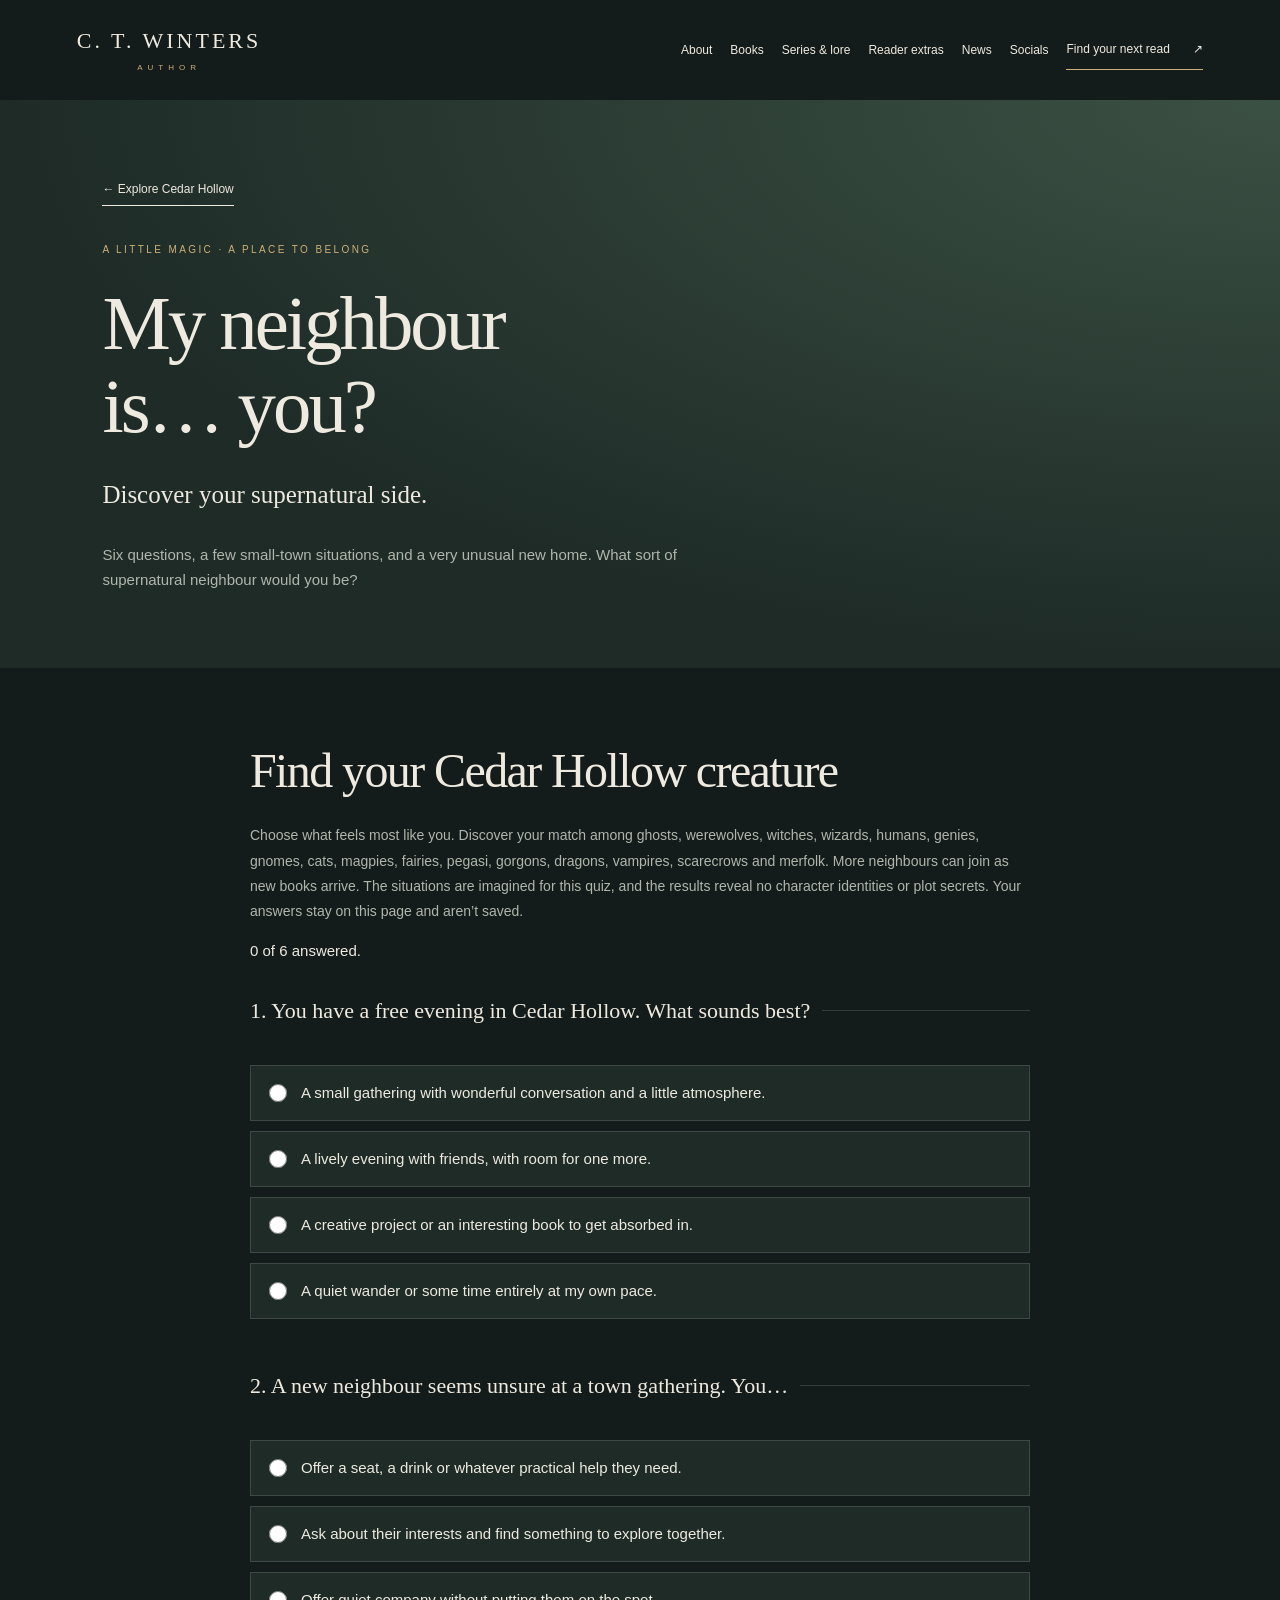
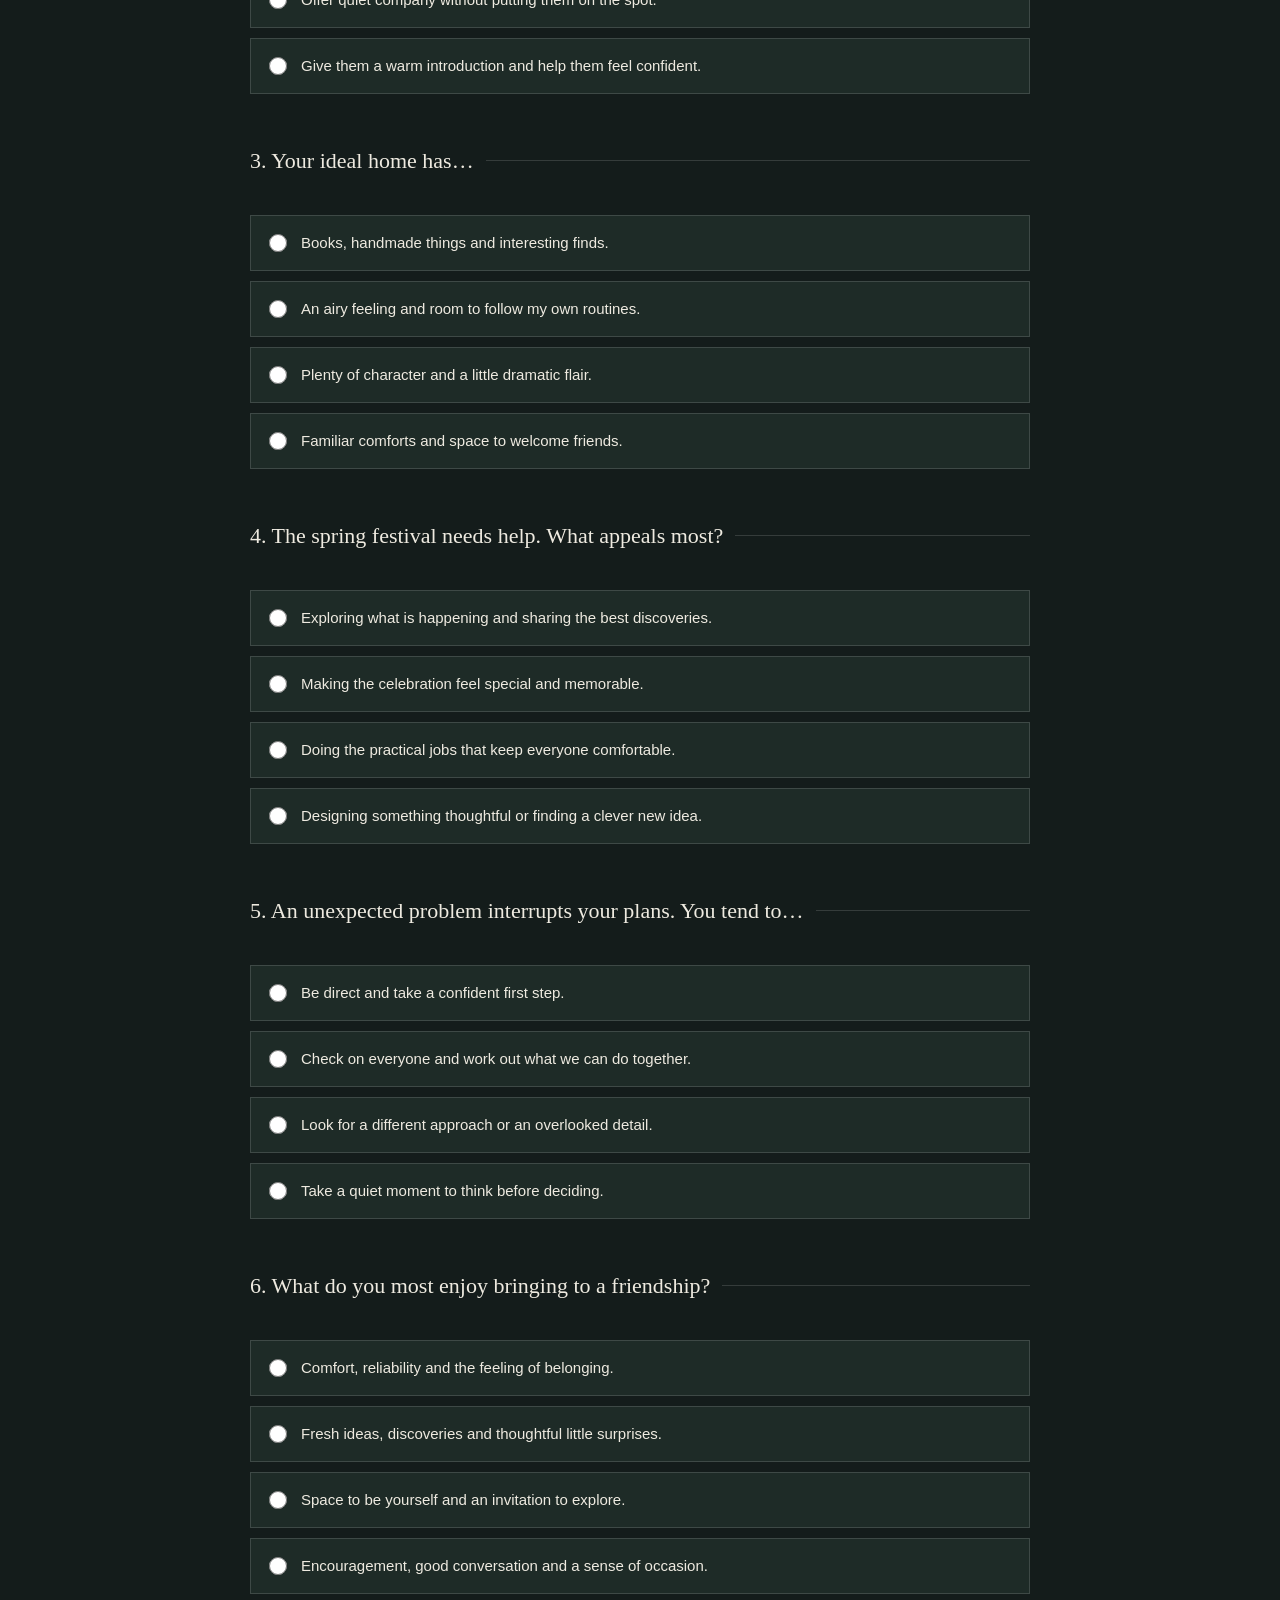
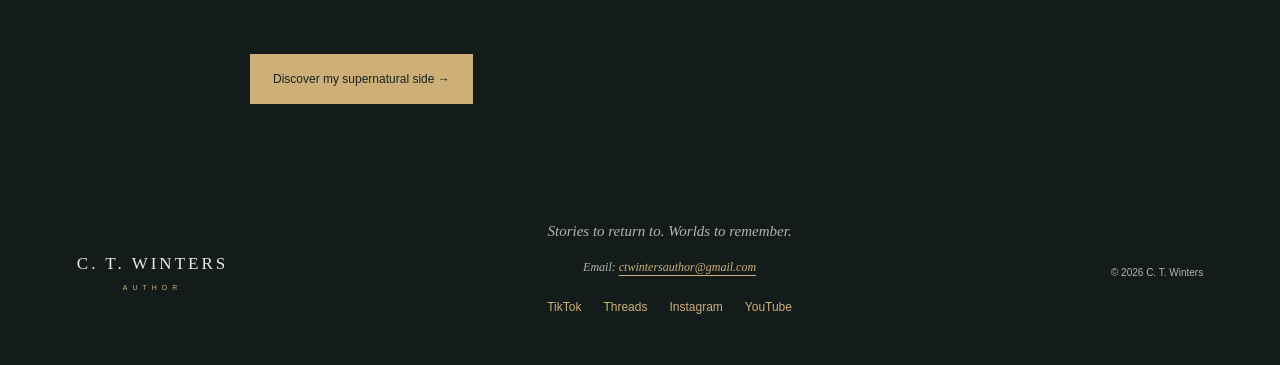
<file: cedar-quiz.html>
<!doctype html>
<html lang="en">
<head>
<meta charset="utf-8"><meta name="viewport" content="width=device-width, initial-scale=1">
<meta name="description" content="Discover your supernatural side with a cosy, spoiler-free Cedar Hollow personality quiz.">
<title>Your supernatural neighbour | Cedar Hollow | C. T. Winters</title>
<link rel="stylesheet" href="styles.css?v=contact-email"><link rel="stylesheet" href="sorting-quiz.css?v=share-results">
<script src="script.js" defer></script><script src="cedar-quiz-data.js?v=expanded-cast" defer></script><script src="cedar-quiz.js?v=expanded-cast" defer></script>
</head>
<body class="lore-page">
  <header class="site-header">
    <a class="wordmark" href="index.html#home" aria-label="C. T. Winters home">C. T. WINTERS<span>AUTHOR</span></a>
    <button class="menu-toggle" aria-controls="navigation" aria-expanded="false">Menu</button>
    <nav id="navigation" aria-label="Main navigation">
      <a href="index.html#about">About</a><a href="index.html#books">Books</a><a href="index.html#worlds">Series & lore</a><a href="index.html#reader-extras">Reader extras</a><a href="index.html#news">News</a><a href="index.html#socials">Socials</a><a class="nav-buy" href="index.html#shop">Find your next read <span aria-hidden="true">↗</span></a>
    </nav>
  </header>
<main>
<section class="lore-hero section"><a class="text-link" href="my-neighbour-is.html">← Explore Cedar Hollow</a><p class="eyebrow">A LITTLE MAGIC · A PLACE TO BELONG</p><h1>My neighbour<br>is… you?</h1><p class="lore-tagline">Discover your supernatural side.</p><p>Six questions, a few small-town situations, and a very unusual new home. What sort of supernatural neighbour would you be?</p></section>
<section class="quiz-section section"><div class="quiz-container"><h2 id="quiz-heading">Find your Cedar Hollow creature</h2><p class="quiz-intro">Choose what feels most like you. Discover your match among ghosts, werewolves, witches, wizards, humans, genies, gnomes, cats, magpies, fairies, pegasi, gorgons, dragons, vampires, scarecrows and merfolk. More neighbours can join as new books arrive. The situations are imagined for this quiz, and the results reveal no character identities or plot secrets. Your answers stay on this page and aren’t saved.</p>
<noscript><p>JavaScript is needed for the quiz. You can still <a href="my-neighbour-is.html">explore Cedar Hollow and meet its neighbours</a>.</p></noscript>
<form id="creature-form" hidden aria-labelledby="quiz-heading"><p id="quiz-progress" role="status" aria-live="polite"></p><div id="quiz-questions"></div><button class="button quiz-submit" type="submit" disabled>Discover my supernatural side →</button></form>
<form id="tie-form" hidden><h2 id="tie-heading" tabindex="-1">More than one door is open.</h2><p>You have an equal connection to these creatures. Which invitation feels most like home?</p><fieldset id="tie-options"><legend>Choose your invitation</legend></fieldset><button class="button" type="submit">Meet my supernatural self →</button></form>
<section id="quiz-result" class="quiz-result" hidden aria-labelledby="result-heading"><p class="eyebrow">YOUR CEDAR HOLLOW SELF</p><h2 id="result-heading" tabindex="-1"></h2><p id="result-value" class="result-value"></p><p id="result-description"></p><p id="result-detail"></p><p class="quiz-intro">A playful reflection of your choices today, inspired by the cosy spirit of Cedar Hollow. These personality matches aren’t rules about the creatures in the books.</p><div class="result-sharing"><h3>Invite your neighbours</h3><div class="result-share-actions"><button id="copy-result" class="share-secondary" type="button">Copy result &amp; quiz link</button></div><p id="share-status" role="status" aria-live="polite"></p><div id="manual-share" hidden><label for="share-copy-text">Select and copy your result:</label><textarea id="share-copy-text" readonly rows="5"></textarea></div></div><a class="text-link" href="cedar-board.html">See what the residents are saying →</a></section>
<button id="quiz-reset" class="quiz-reset" type="button" hidden>Take the quiz again</button>
</div></section></main>
  <footer><a class="wordmark" href="index.html#home">C. T. WINTERS<span>AUTHOR</span></a><div class="footer-community"><p>Stories to return to. Worlds to remember.</p><p class="footer-contact">Email: <a href="mailto:ctwintersauthor@gmail.com">ctwintersauthor@gmail.com</a></p><div class="social-links" role="group" aria-label="Follow C. T. Winters"><a href="https://www.tiktok.com/@c.t.wintersauthor" target="_blank" rel="noopener noreferrer" aria-label="TikTok (opens in a new tab)">TikTok</a><a href="https://www.threads.com/@c.t.wintersauthor" target="_blank" rel="noopener noreferrer" aria-label="Threads (opens in a new tab)">Threads</a><a href="https://www.instagram.com/ctwintersauthor/" target="_blank" rel="noopener noreferrer" aria-label="Instagram (opens in a new tab)">Instagram</a><a href="https://www.youtube.com/@ctwintersauthor" target="_blank" rel="noopener noreferrer" aria-label="YouTube (opens in a new tab)">YouTube</a></div></div><span>© <span id="year">2026</span> C. T. Winters</span></footer>
</body></html>
</file>
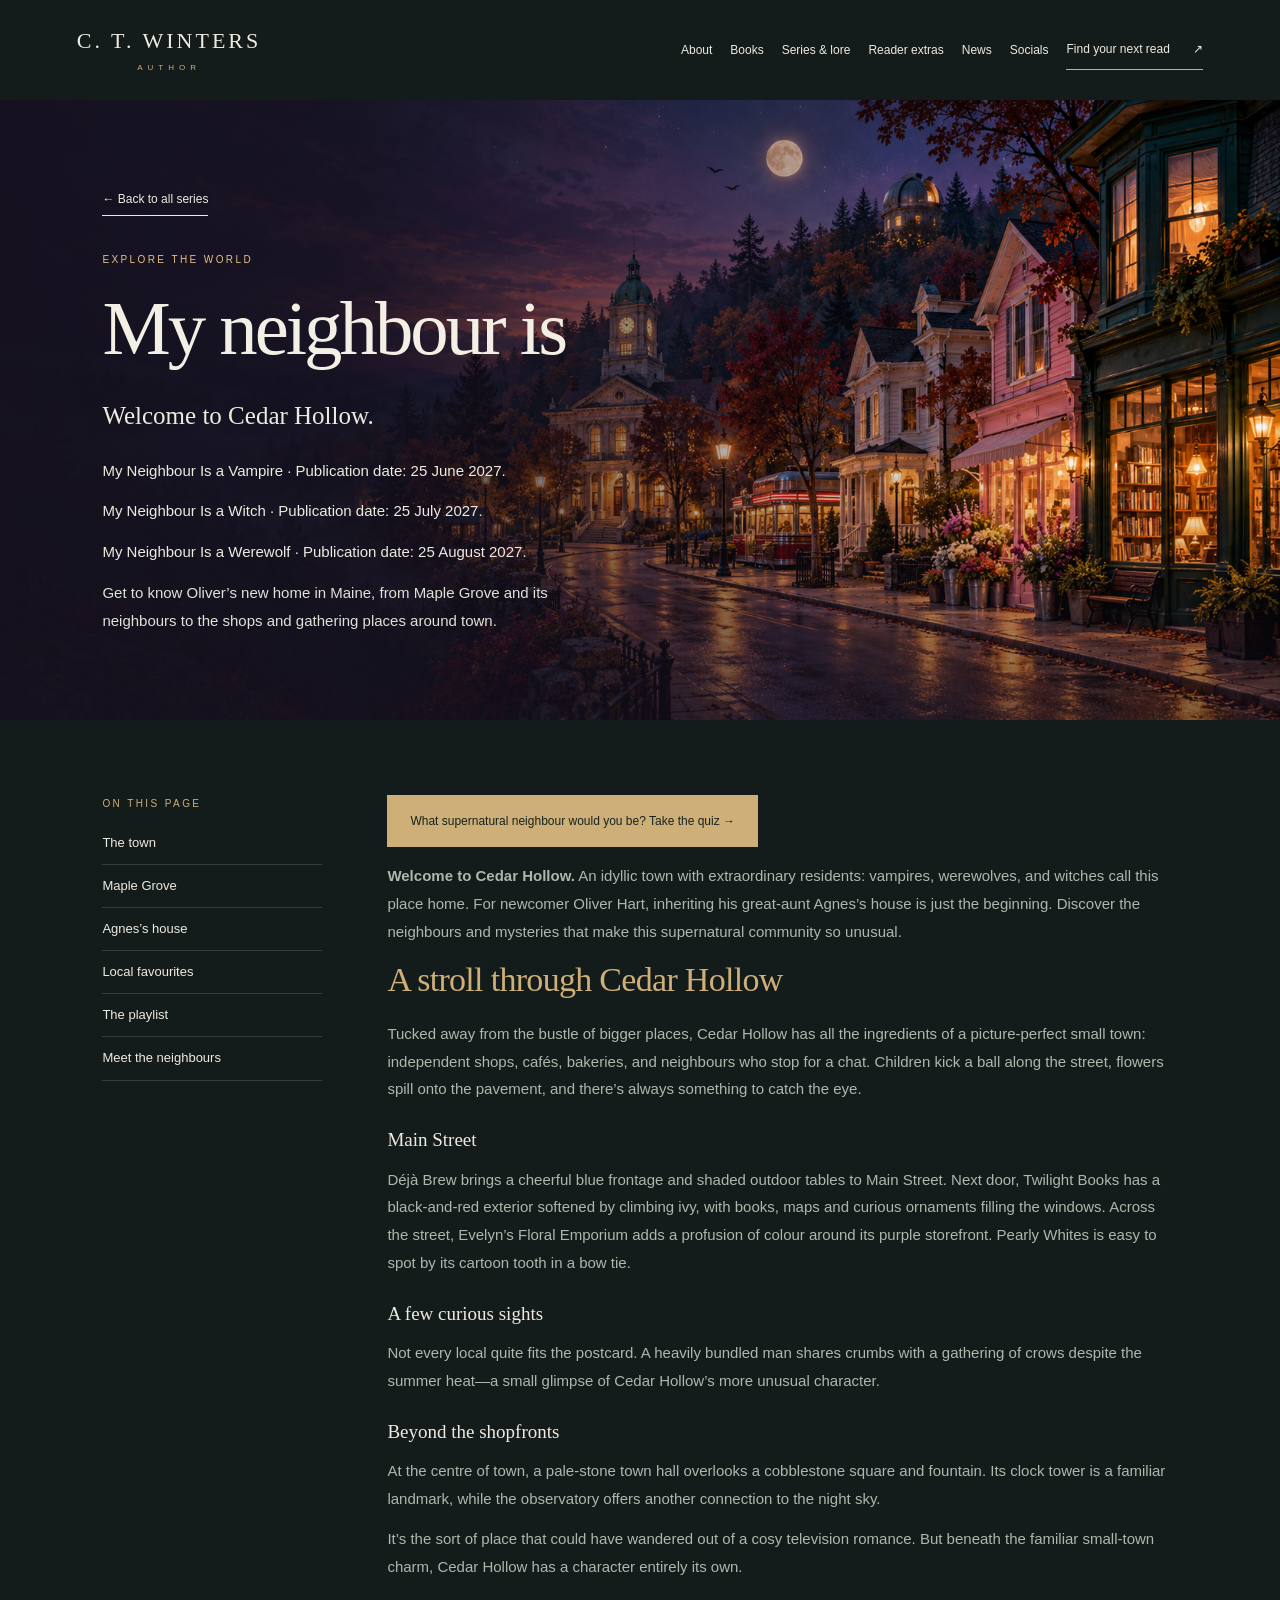
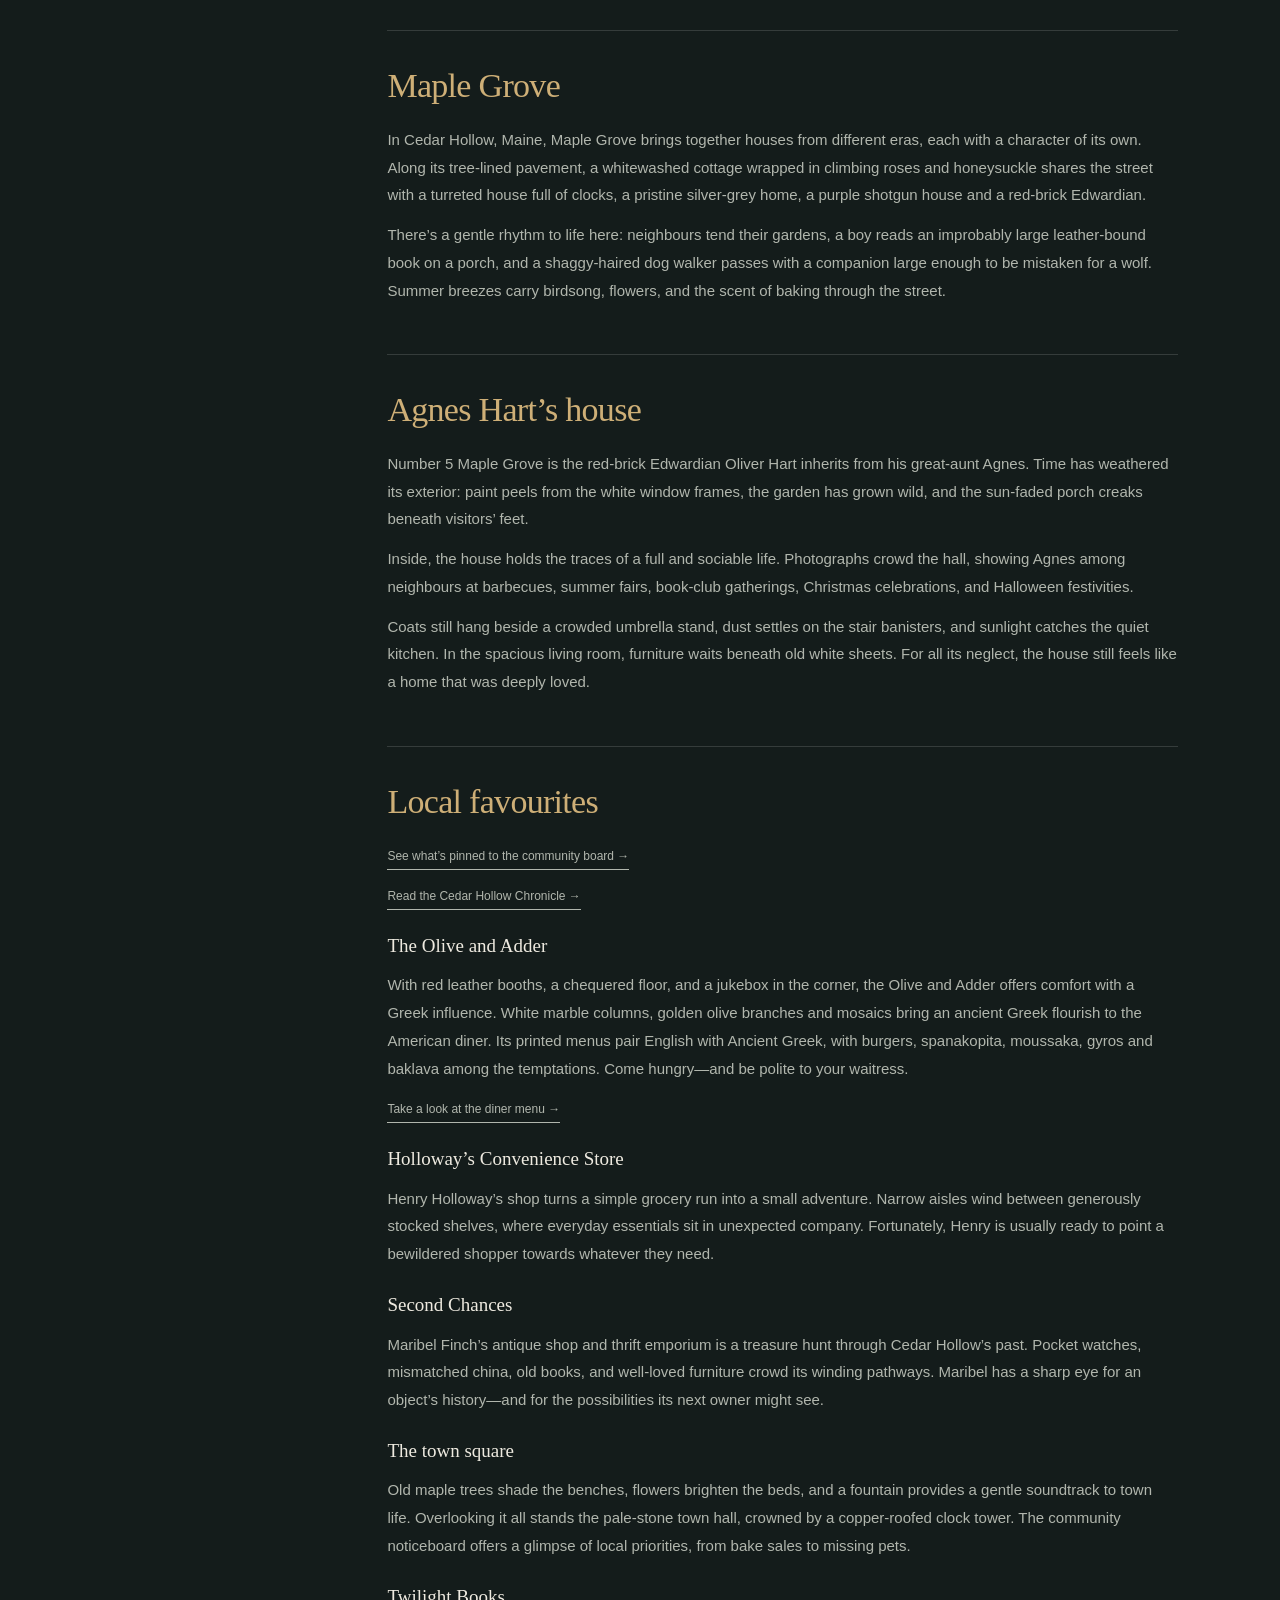
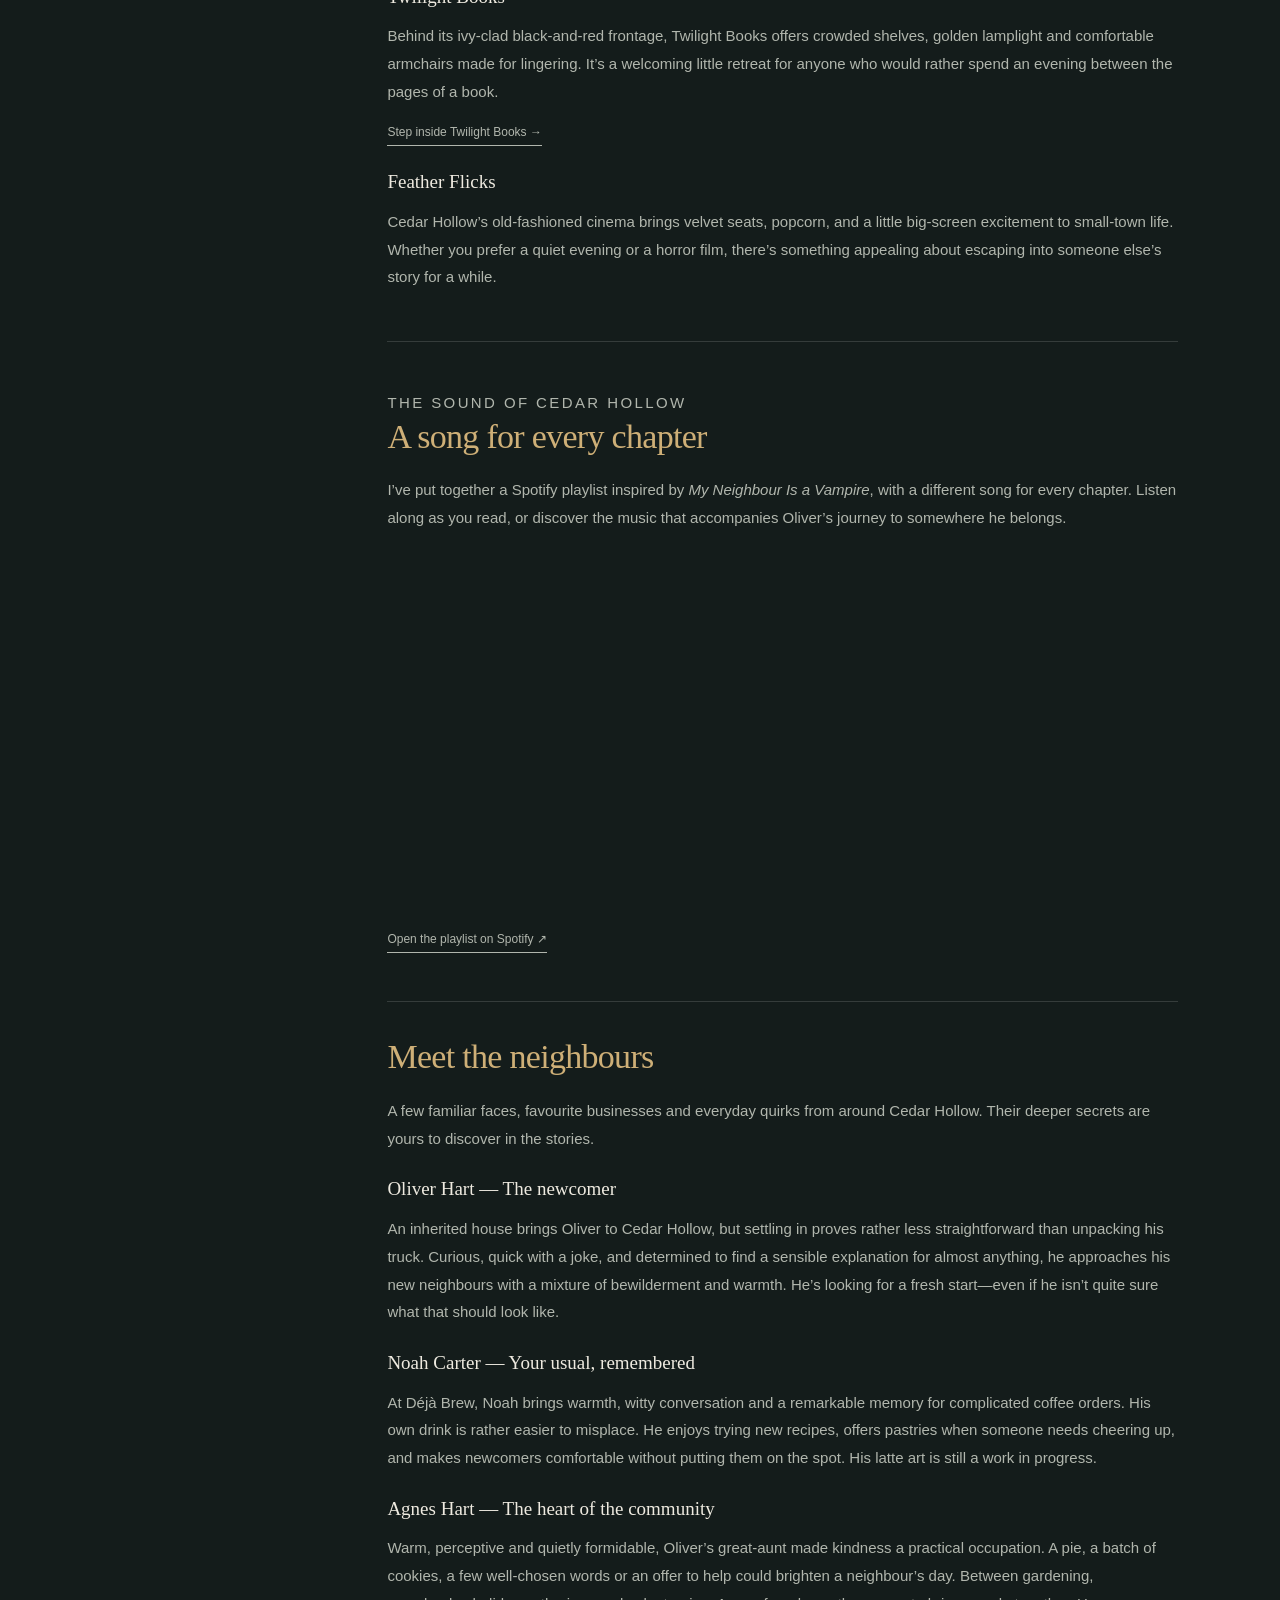
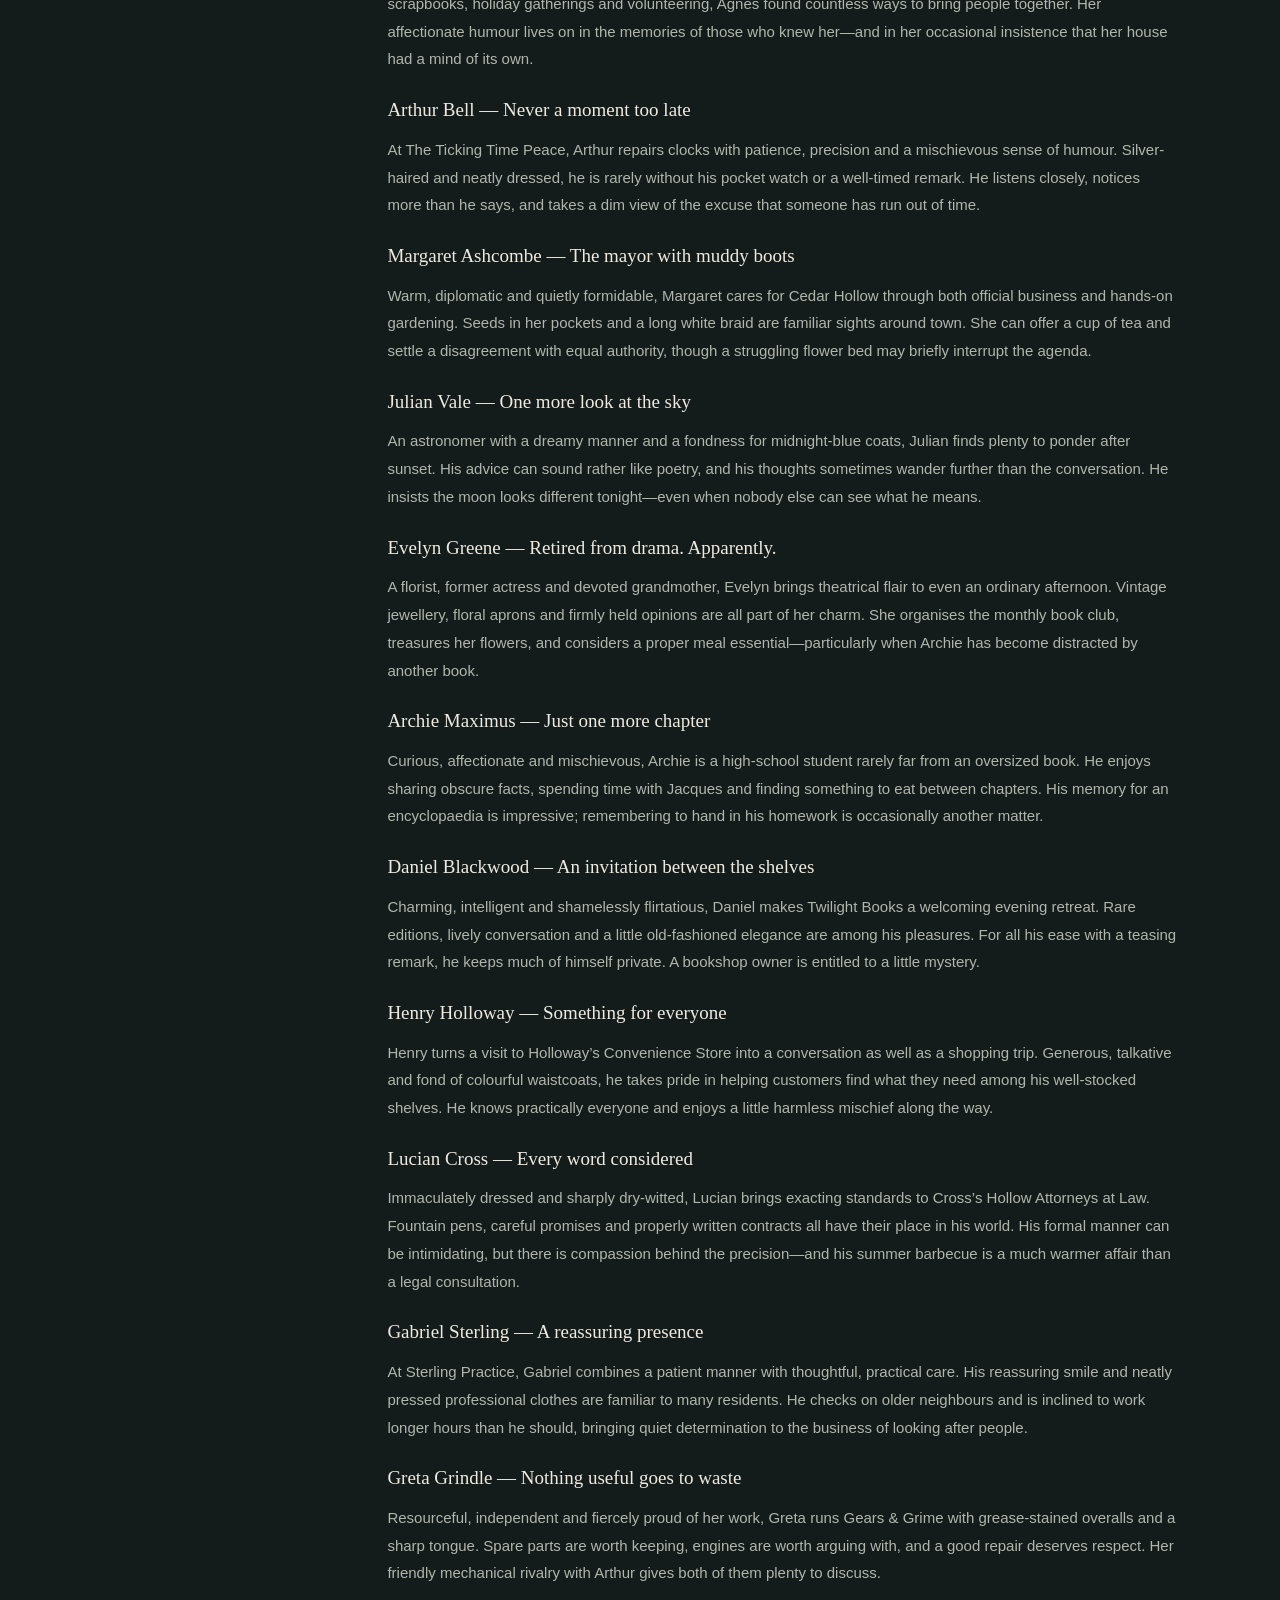
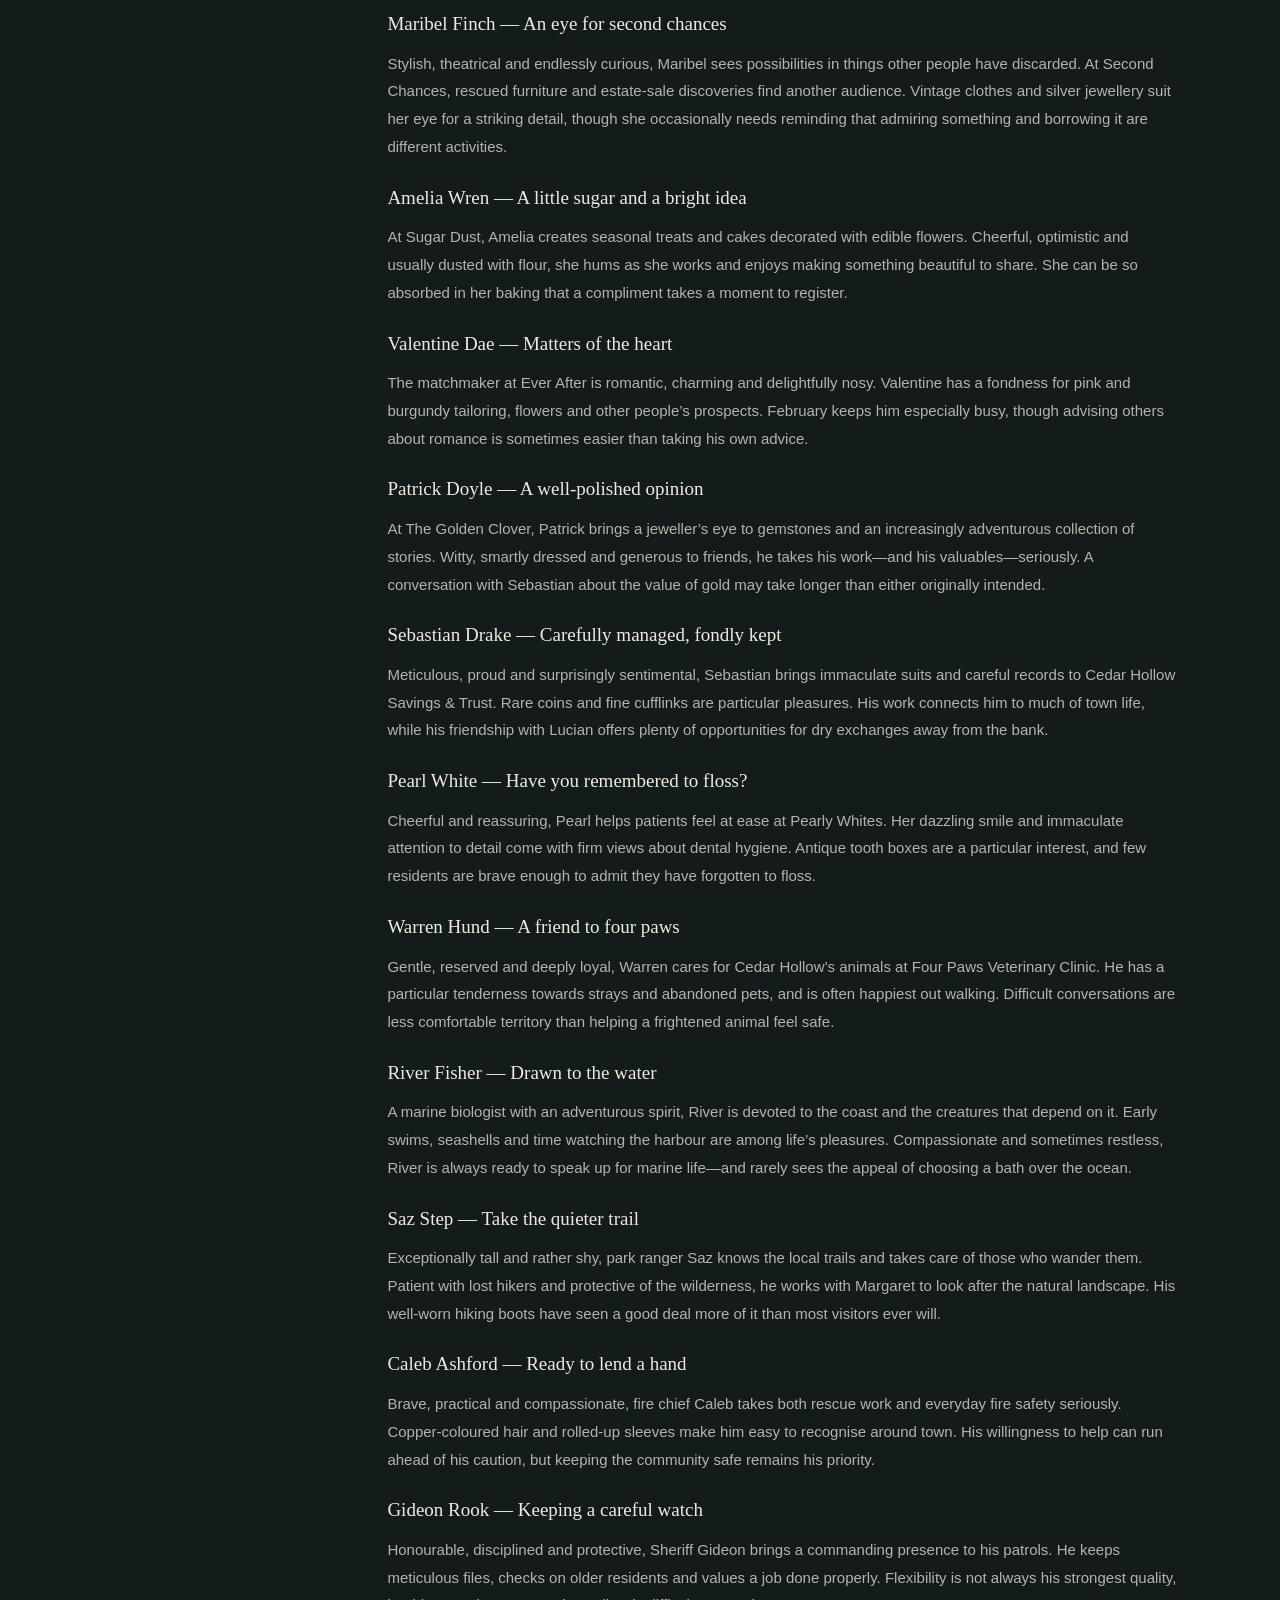
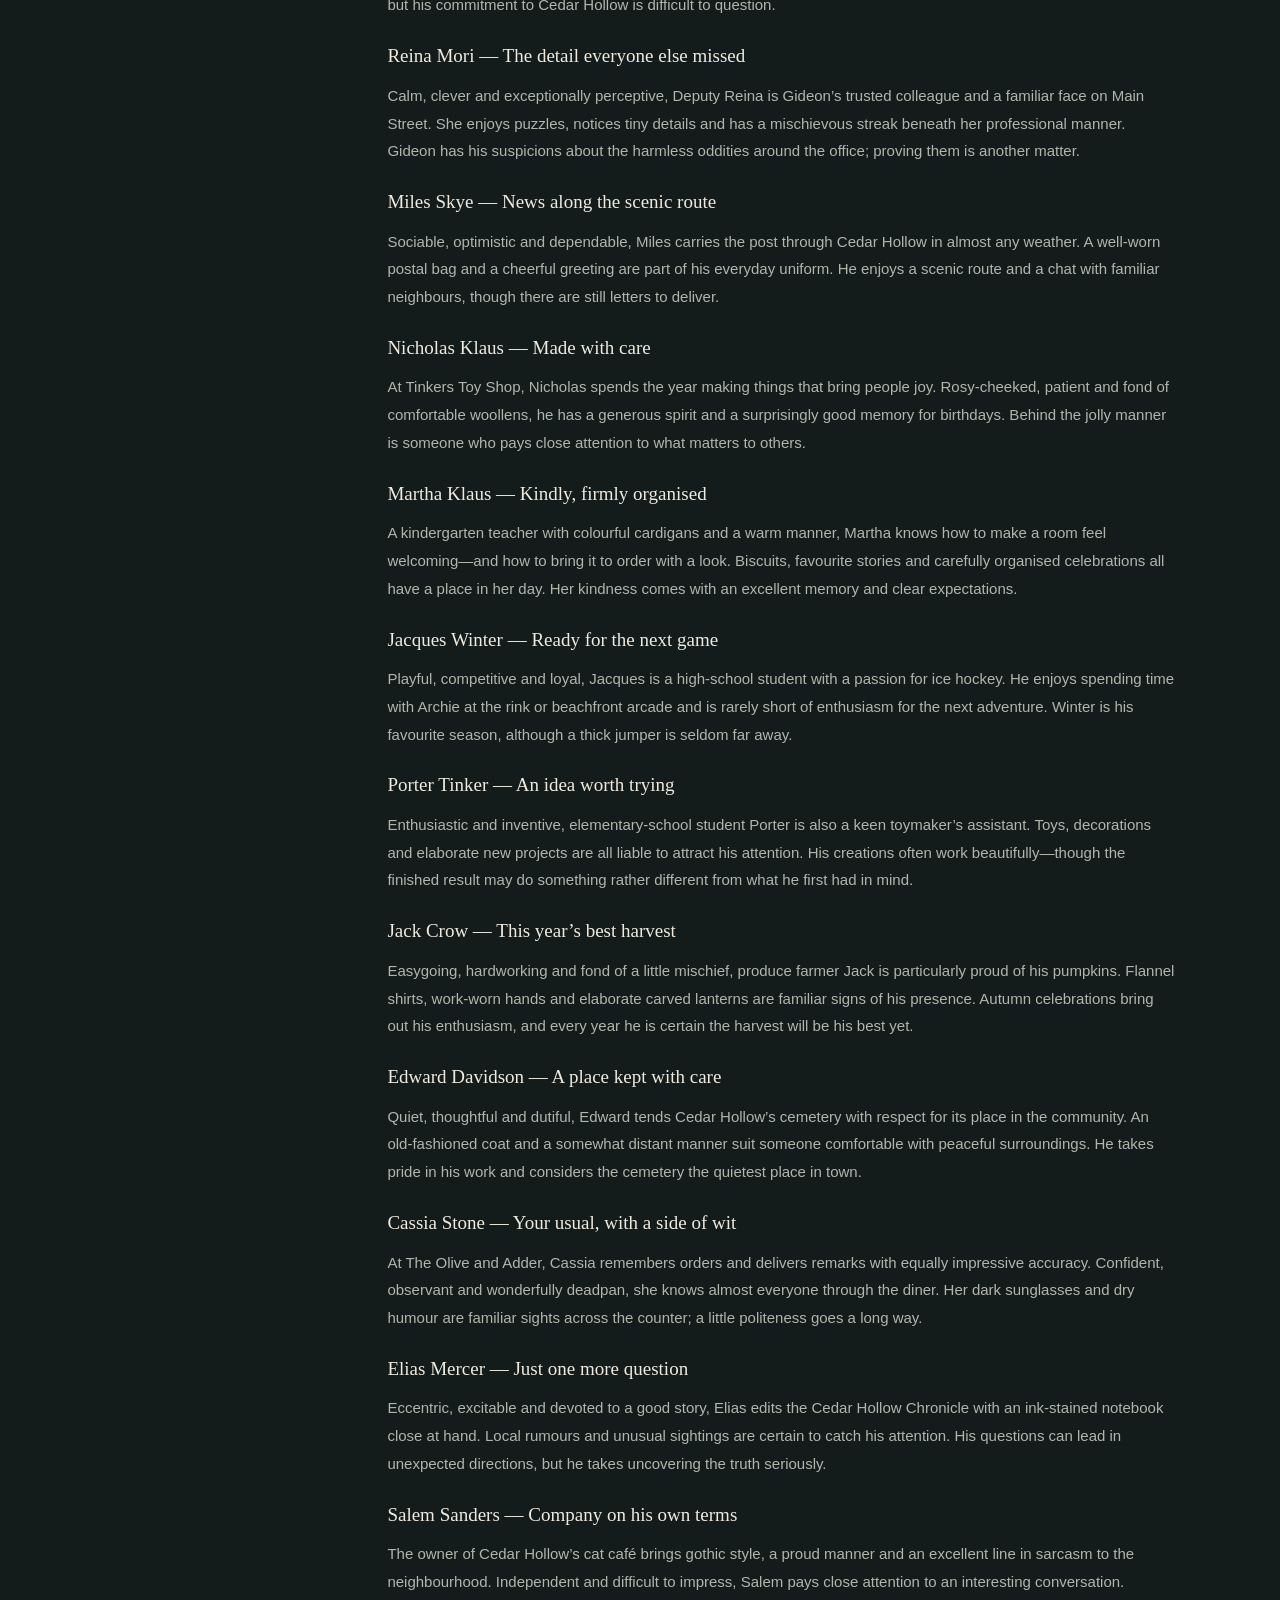
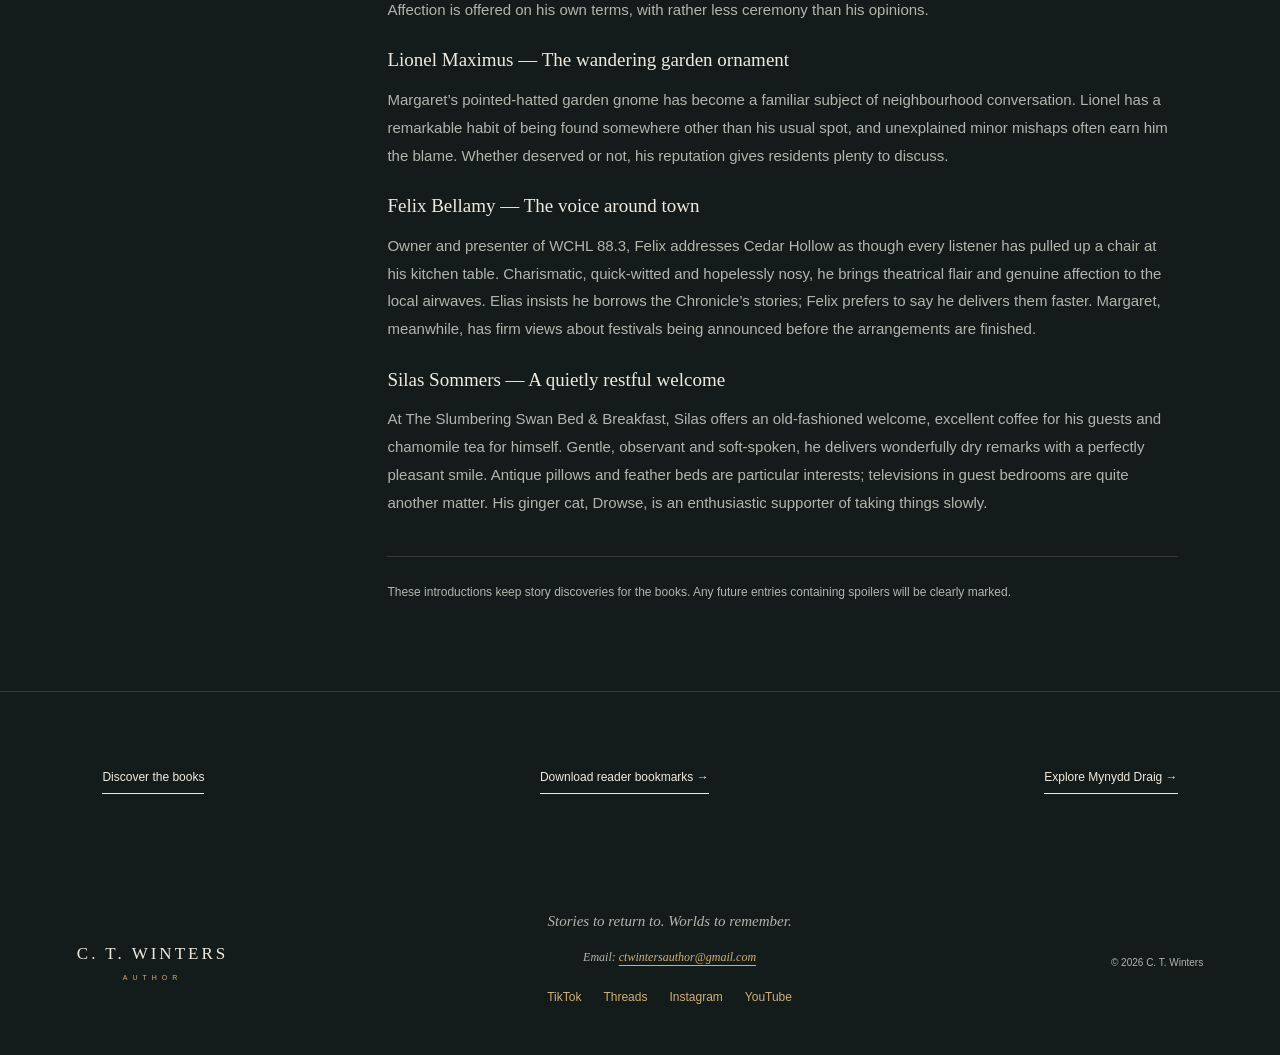
<file: my-neighbour-is.html>
<!doctype html>
<html lang="en">
<head>
  <meta charset="utf-8">
  <meta name="viewport" content="width=device-width, initial-scale=1">
  <meta name="description" content="Get to know Oliver’s new home in Maine, from Maple Grove and its neighbours to the shops and gathering places around town.">
  <title>My neighbour is — Series lore | C. T. Winters</title>
  <link rel="stylesheet" href="styles.css?v=contact-email">
  <link rel="stylesheet" href="lore-banners.css">
  <script src="script.js" defer></script>
</head>
<body class="lore-page">
  <header class="site-header">
    <a class="wordmark" href="index.html#home" aria-label="C. T. Winters home">C. T. WINTERS<span>AUTHOR</span></a>
    <button class="menu-toggle" aria-controls="navigation" aria-expanded="false">Menu</button>
    <nav id="navigation" aria-label="Main navigation">
      <a href="index.html#about">About</a><a href="index.html#books">Books</a><a href="index.html#worlds">Series & lore</a><a href="index.html#reader-extras">Reader extras</a><a href="index.html#news">News</a><a href="index.html#socials">Socials</a><a class="nav-buy" href="index.html#shop">Find your next read <span aria-hidden="true">↗</span></a>
    </nav>
  </header>
  <main id="main-content">
    <section class="lore-hero section illustrated-lore-hero cedar-lore-hero">
      <div class="lore-banner-art" aria-hidden="true"><img src="assets/cedar-lore-banner.png" alt="" width="1942" height="809" fetchpriority="high"><div class="lore-banner-shade"></div></div>
      <div class="lore-banner-copy">
      <a class="text-link" href="index.html#worlds">← Back to all series</a>
      <p class="eyebrow">EXPLORE THE WORLD</p>
      <h1>My neighbour is</h1>
      <p class="lore-tagline">Welcome to Cedar Hollow.</p><p>My Neighbour Is a Vampire · Publication date: <time datetime="2027-06-25">25 June 2027</time>.</p><p>My Neighbour Is a Witch · Publication date: <time datetime="2027-07-25">25 July 2027</time>.</p><p>My Neighbour Is a Werewolf · Publication date: <time datetime="2027-08-25">25 August 2027</time>.</p>
      <p class="lore-banner-description">Get to know Oliver’s new home in Maine, from Maple Grove and its neighbours to the shops and gathering places around town.</p>
      </div>
    </section>
    <div class="lore-layout section">
      <aside class="lore-sidebar"><nav class="lore-contents" aria-label="On this page"><p class="eyebrow">ON THIS PAGE</p><a href="#cedar-hollow-town">The town</a><a href="#cedar-maple-grove">Maple Grove</a><a href="#cedar-agnes-house">Agnes’s house</a><a href="#cedar-local-favourites">Local favourites</a><a href="#cedar-playlist">The playlist</a><a href="#cedar-neighbours">Meet the neighbours</a></nav></aside>
      <div class="lore-content lore-list">
<p><a class="button" href="cedar-quiz.html">What supernatural neighbour would you be? Take the quiz →</a></p>
<p><strong>Welcome to Cedar Hollow.</strong> An idyllic town with extraordinary residents: vampires, werewolves, and witches call this place home. For newcomer Oliver Hart, inheriting his great-aunt Agnes’s house is just the beginning. Discover the neighbours and mysteries that make this supernatural community so unusual.</p>
<section class="school-lore-entry" aria-labelledby="cedar-hollow-town"><h2 id="cedar-hollow-town">A stroll through Cedar Hollow</h2><p>Tucked away from the bustle of bigger places, Cedar Hollow has all the ingredients of a picture-perfect small town: independent shops, cafés, bakeries, and neighbours who stop for a chat. Children kick a ball along the street, flowers spill onto the pavement, and there’s always something to catch the eye.</p><h4>Main Street</h4><p>Déjà Brew brings a cheerful blue frontage and shaded outdoor tables to Main Street. Next door, Twilight Books has a black-and-red exterior softened by climbing ivy, with books, maps and curious ornaments filling the windows. Across the street, Evelyn’s Floral Emporium adds a profusion of colour around its purple storefront. Pearly Whites is easy to spot by its cartoon tooth in a bow tie.</p><h4>A few curious sights</h4><p>Not every local quite fits the postcard. A heavily bundled man shares crumbs with a gathering of crows despite the summer heat—a small glimpse of Cedar Hollow’s more unusual character.</p><h4>Beyond the shopfronts</h4><p>At the centre of town, a pale-stone town hall overlooks a cobblestone square and fountain. Its clock tower is a familiar landmark, while the observatory offers another connection to the night sky.</p><p>It’s the sort of place that could have wandered out of a cosy television romance. But beneath the familiar small-town charm, Cedar Hollow has a character entirely its own.</p></section><section class="school-lore-entry" aria-labelledby="cedar-maple-grove"><h2 id="cedar-maple-grove">Maple Grove</h2><p>In Cedar Hollow, Maine, Maple Grove brings together houses from different eras, each with a character of its own. Along its tree-lined pavement, a whitewashed cottage wrapped in climbing roses and honeysuckle shares the street with a turreted house full of clocks, a pristine silver-grey home, a purple shotgun house and a red-brick Edwardian.</p><p>There’s a gentle rhythm to life here: neighbours tend their gardens, a boy reads an improbably large leather-bound book on a porch, and a shaggy-haired dog walker passes with a companion large enough to be mistaken for a wolf. Summer breezes carry birdsong, flowers, and the scent of baking through the street.</p></section><section class="school-lore-entry" aria-labelledby="cedar-agnes-house"><h2 id="cedar-agnes-house">Agnes Hart’s house</h2><p>Number 5 Maple Grove is the red-brick Edwardian Oliver Hart inherits from his great-aunt Agnes. Time has weathered its exterior: paint peels from the white window frames, the garden has grown wild, and the sun-faded porch creaks beneath visitors’ feet.</p><p>Inside, the house holds the traces of a full and sociable life. Photographs crowd the hall, showing Agnes among neighbours at barbecues, summer fairs, book-club gatherings, Christmas celebrations, and Halloween festivities.</p><p>Coats still hang beside a crowded umbrella stand, dust settles on the stair banisters, and sunlight catches the quiet kitchen. In the spacious living room, furniture waits beneath old white sheets. For all its neglect, the house still feels like a home that was deeply loved.</p></section><section class="school-lore-entry" aria-labelledby="cedar-local-favourites"><h2 id="cedar-local-favourites">Local favourites</h2><p><a class="text-link" href="cedar-board.html">See what’s pinned to the community board →</a></p><p><a class="text-link" href="cedar-chronicle.html">Read the Cedar Hollow Chronicle →</a></p><h4>The Olive and Adder</h4><p>With red leather booths, a chequered floor, and a jukebox in the corner, the Olive and Adder offers comfort with a Greek influence. White marble columns, golden olive branches and mosaics bring an ancient Greek flourish to the American diner. Its printed menus pair English with Ancient Greek, with burgers, spanakopita, moussaka, gyros and baklava among the temptations. Come hungry—and be polite to your waitress.</p><p><a class="text-link" href="olive-and-adder.html">Take a look at the diner menu →</a></p><h4>Holloway’s Convenience Store</h4><p>Henry Holloway’s shop turns a simple grocery run into a small adventure. Narrow aisles wind between generously stocked shelves, where everyday essentials sit in unexpected company. Fortunately, Henry is usually ready to point a bewildered shopper towards whatever they need.</p><h4>Second Chances</h4><p>Maribel Finch’s antique shop and thrift emporium is a treasure hunt through Cedar Hollow’s past. Pocket watches, mismatched china, old books, and well-loved furniture crowd its winding pathways. Maribel has a sharp eye for an object’s history—and for the possibilities its next owner might see.</p><h4>The town square</h4><p>Old maple trees shade the benches, flowers brighten the beds, and a fountain provides a gentle soundtrack to town life. Overlooking it all stands the pale-stone town hall, crowned by a copper-roofed clock tower. The community noticeboard offers a glimpse of local priorities, from bake sales to missing pets.</p><h4>Twilight Books</h4><p>Behind its ivy-clad black-and-red frontage, Twilight Books offers crowded shelves, golden lamplight and comfortable armchairs made for lingering. It’s a welcoming little retreat for anyone who would rather spend an evening between the pages of a book.</p><p><a class="text-link" href="twilight-books.html">Step inside Twilight Books →</a></p><h4>Feather Flicks</h4><p>Cedar Hollow’s old-fashioned cinema brings velvet seats, popcorn, and a little big-screen excitement to small-town life. Whether you prefer a quiet evening or a horror film, there’s something appealing about escaping into someone else’s story for a while.</p></section><section class="school-lore-entry" aria-labelledby="cedar-playlist"><p class="eyebrow">THE SOUND OF CEDAR HOLLOW</p><h2 id="cedar-playlist">A song for every chapter</h2><p>I’ve put together a Spotify playlist inspired by <em>My Neighbour Is a Vampire</em>, with a different song for every chapter. Listen along as you read, or discover the music that accompanies Oliver’s journey to somewhere he belongs.</p><iframe class="cedar-playlist-player" title="My Neighbour Is a Vampire chapter-inspired Spotify playlist" src="https://open.spotify.com/embed/playlist/3Qe7m5OURWthroM6c4jbiA?utm_source=generator" width="100%" height="352" loading="lazy" allow="autoplay; clipboard-write; encrypted-media; fullscreen; picture-in-picture" allowfullscreen></iframe><p><a class="text-link" href="https://open.spotify.com/playlist/3Qe7m5OURWthroM6c4jbiA" target="_blank" rel="noopener noreferrer">Open the playlist on Spotify <span class="visually-hidden">(opens in a new tab)</span>↗</a></p></section><section class="school-lore-entry" aria-labelledby="cedar-neighbours"><h2 id="cedar-neighbours">Meet the neighbours</h2><p>A few familiar faces, favourite businesses and everyday quirks from around Cedar Hollow. Their deeper secrets are yours to discover in the stories.</p>
<h4 id="resident-oliver-hart">Oliver Hart — The newcomer</h4><p>An inherited house brings Oliver to Cedar Hollow, but settling in proves rather less straightforward than unpacking his truck. Curious, quick with a joke, and determined to find a sensible explanation for almost anything, he approaches his new neighbours with a mixture of bewilderment and warmth. He’s looking for a fresh start—even if he isn’t quite sure what that should look like.</p>
<h4 id="resident-noah-carter">Noah Carter — Your usual, remembered</h4><p>At Déjà Brew, Noah brings warmth, witty conversation and a remarkable memory for complicated coffee orders. His own drink is rather easier to misplace. He enjoys trying new recipes, offers pastries when someone needs cheering up, and makes newcomers comfortable without putting them on the spot. His latte art is still a work in progress.</p>
<h4 id="resident-agnes-hart">Agnes Hart — The heart of the community</h4><p>Warm, perceptive and quietly formidable, Oliver’s great-aunt made kindness a practical occupation. A pie, a batch of cookies, a few well-chosen words or an offer to help could brighten a neighbour’s day. Between gardening, scrapbooks, holiday gatherings and volunteering, Agnes found countless ways to bring people together. Her affectionate humour lives on in the memories of those who knew her—and in her occasional insistence that her house had a mind of its own.</p>
<h4 id="resident-arthur-bell">Arthur Bell — Never a moment too late</h4><p>At The Ticking Time Peace, Arthur repairs clocks with patience, precision and a mischievous sense of humour. Silver-haired and neatly dressed, he is rarely without his pocket watch or a well-timed remark. He listens closely, notices more than he says, and takes a dim view of the excuse that someone has run out of time.</p>
<h4 id="resident-margaret-ashcombe">Margaret Ashcombe — The mayor with muddy boots</h4><p>Warm, diplomatic and quietly formidable, Margaret cares for Cedar Hollow through both official business and hands-on gardening. Seeds in her pockets and a long white braid are familiar sights around town. She can offer a cup of tea and settle a disagreement with equal authority, though a struggling flower bed may briefly interrupt the agenda.</p>
<h4 id="resident-julian-vale">Julian Vale — One more look at the sky</h4><p>An astronomer with a dreamy manner and a fondness for midnight-blue coats, Julian finds plenty to ponder after sunset. His advice can sound rather like poetry, and his thoughts sometimes wander further than the conversation. He insists the moon looks different tonight—even when nobody else can see what he means.</p>
<h4 id="resident-evelyn-greene">Evelyn Greene — Retired from drama. Apparently.</h4><p>A florist, former actress and devoted grandmother, Evelyn brings theatrical flair to even an ordinary afternoon. Vintage jewellery, floral aprons and firmly held opinions are all part of her charm. She organises the monthly book club, treasures her flowers, and considers a proper meal essential—particularly when Archie has become distracted by another book.</p>
<span id="resident-archie-maxius"></span><h4 id="resident-archie-maximus">Archie Maximus — Just one more chapter</h4><p>Curious, affectionate and mischievous, Archie is a high-school student rarely far from an oversized book. He enjoys sharing obscure facts, spending time with Jacques and finding something to eat between chapters. His memory for an encyclopaedia is impressive; remembering to hand in his homework is occasionally another matter.</p>
<h4 id="resident-daniel-blackwood">Daniel Blackwood — An invitation between the shelves</h4><p>Charming, intelligent and shamelessly flirtatious, Daniel makes Twilight Books a welcoming evening retreat. Rare editions, lively conversation and a little old-fashioned elegance are among his pleasures. For all his ease with a teasing remark, he keeps much of himself private. A bookshop owner is entitled to a little mystery.</p>
<h4 id="resident-henry-holloway">Henry Holloway — Something for everyone</h4><p>Henry turns a visit to Holloway’s Convenience Store into a conversation as well as a shopping trip. Generous, talkative and fond of colourful waistcoats, he takes pride in helping customers find what they need among his well-stocked shelves. He knows practically everyone and enjoys a little harmless mischief along the way.</p>
<h4 id="resident-lucian-cross">Lucian Cross — Every word considered</h4><p>Immaculately dressed and sharply dry-witted, Lucian brings exacting standards to Cross’s Hollow Attorneys at Law. Fountain pens, careful promises and properly written contracts all have their place in his world. His formal manner can be intimidating, but there is compassion behind the precision—and his summer barbecue is a much warmer affair than a legal consultation.</p>
<h4 id="resident-gabriel-sterling">Gabriel Sterling — A reassuring presence</h4><p>At Sterling Practice, Gabriel combines a patient manner with thoughtful, practical care. His reassuring smile and neatly pressed professional clothes are familiar to many residents. He checks on older neighbours and is inclined to work longer hours than he should, bringing quiet determination to the business of looking after people.</p>
<h4 id="resident-greta-grindle">Greta Grindle — Nothing useful goes to waste</h4><p>Resourceful, independent and fiercely proud of her work, Greta runs Gears &amp; Grime with grease-stained overalls and a sharp tongue. Spare parts are worth keeping, engines are worth arguing with, and a good repair deserves respect. Her friendly mechanical rivalry with Arthur gives both of them plenty to discuss.</p>
<h4 id="resident-maribel-finch">Maribel Finch — An eye for second chances</h4><p>Stylish, theatrical and endlessly curious, Maribel sees possibilities in things other people have discarded. At Second Chances, rescued furniture and estate-sale discoveries find another audience. Vintage clothes and silver jewellery suit her eye for a striking detail, though she occasionally needs reminding that admiring something and borrowing it are different activities.</p>
<span id="resident-emila-wren"></span><span id="resident-emilia-wren"></span><h4 id="resident-amelia-wren">Amelia Wren — A little sugar and a bright idea</h4><p>At Sugar Dust, Amelia creates seasonal treats and cakes decorated with edible flowers. Cheerful, optimistic and usually dusted with flour, she hums as she works and enjoys making something beautiful to share. She can be so absorbed in her baking that a compliment takes a moment to register.</p>
<h4 id="resident-valentine-dae">Valentine Dae — Matters of the heart</h4><p>The matchmaker at Ever After is romantic, charming and delightfully nosy. Valentine has a fondness for pink and burgundy tailoring, flowers and other people’s prospects. February keeps him especially busy, though advising others about romance is sometimes easier than taking his own advice.</p>
<h4 id="resident-patrick-doyle">Patrick Doyle — A well-polished opinion</h4><p>At The Golden Clover, Patrick brings a jeweller’s eye to gemstones and an increasingly adventurous collection of stories. Witty, smartly dressed and generous to friends, he takes his work—and his valuables—seriously. A conversation with Sebastian about the value of gold may take longer than either originally intended.</p>
<h4 id="resident-sebastian-drake">Sebastian Drake — Carefully managed, fondly kept</h4><p>Meticulous, proud and surprisingly sentimental, Sebastian brings immaculate suits and careful records to Cedar Hollow Savings &amp; Trust. Rare coins and fine cufflinks are particular pleasures. His work connects him to much of town life, while his friendship with Lucian offers plenty of opportunities for dry exchanges away from the bank.</p>
<h4 id="resident-pearl-white">Pearl White — Have you remembered to floss?</h4><p>Cheerful and reassuring, Pearl helps patients feel at ease at Pearly Whites. Her dazzling smile and immaculate attention to detail come with firm views about dental hygiene. Antique tooth boxes are a particular interest, and few residents are brave enough to admit they have forgotten to floss.</p>
<h4 id="resident-warren-hund">Warren Hund — A friend to four paws</h4><p>Gentle, reserved and deeply loyal, Warren cares for Cedar Hollow’s animals at Four Paws Veterinary Clinic. He has a particular tenderness towards strays and abandoned pets, and is often happiest out walking. Difficult conversations are less comfortable territory than helping a frightened animal feel safe.</p>
<h4 id="resident-river-fisher">River Fisher — Drawn to the water</h4><p>A marine biologist with an adventurous spirit, River is devoted to the coast and the creatures that depend on it. Early swims, seashells and time watching the harbour are among life’s pleasures. Compassionate and sometimes restless, River is always ready to speak up for marine life—and rarely sees the appeal of choosing a bath over the ocean.</p>
<h4 id="resident-saz-step">Saz Step — Take the quieter trail</h4><p>Exceptionally tall and rather shy, park ranger Saz knows the local trails and takes care of those who wander them. Patient with lost hikers and protective of the wilderness, he works with Margaret to look after the natural landscape. His well-worn hiking boots have seen a good deal more of it than most visitors ever will.</p>
<h4 id="resident-caleb-ashford">Caleb Ashford — Ready to lend a hand</h4><p>Brave, practical and compassionate, fire chief Caleb takes both rescue work and everyday fire safety seriously. Copper-coloured hair and rolled-up sleeves make him easy to recognise around town. His willingness to help can run ahead of his caution, but keeping the community safe remains his priority.</p>
<h4 id="resident-gideon-rook">Gideon Rook — Keeping a careful watch</h4><p>Honourable, disciplined and protective, Sheriff Gideon brings a commanding presence to his patrols. He keeps meticulous files, checks on older residents and values a job done properly. Flexibility is not always his strongest quality, but his commitment to Cedar Hollow is difficult to question.</p>
<h4 id="resident-reina-mori">Reina Mori — The detail everyone else missed</h4><p>Calm, clever and exceptionally perceptive, Deputy Reina is Gideon’s trusted colleague and a familiar face on Main Street. She enjoys puzzles, notices tiny details and has a mischievous streak beneath her professional manner. Gideon has his suspicions about the harmless oddities around the office; proving them is another matter.</p>
<h4 id="resident-miles-skye">Miles Skye — News along the scenic route</h4><p>Sociable, optimistic and dependable, Miles carries the post through Cedar Hollow in almost any weather. A well-worn postal bag and a cheerful greeting are part of his everyday uniform. He enjoys a scenic route and a chat with familiar neighbours, though there are still letters to deliver.</p>
<h4 id="resident-nicholas-klaus">Nicholas Klaus — Made with care</h4><p>At Tinkers Toy Shop, Nicholas spends the year making things that bring people joy. Rosy-cheeked, patient and fond of comfortable woollens, he has a generous spirit and a surprisingly good memory for birthdays. Behind the jolly manner is someone who pays close attention to what matters to others.</p>
<h4 id="resident-martha-klaus">Martha Klaus — Kindly, firmly organised</h4><p>A kindergarten teacher with colourful cardigans and a warm manner, Martha knows how to make a room feel welcoming—and how to bring it to order with a look. Biscuits, favourite stories and carefully organised celebrations all have a place in her day. Her kindness comes with an excellent memory and clear expectations.</p>
<h4 id="resident-jacques-winter">Jacques Winter — Ready for the next game</h4><p>Playful, competitive and loyal, Jacques is a high-school student with a passion for ice hockey. He enjoys spending time with Archie at the rink or beachfront arcade and is rarely short of enthusiasm for the next adventure. Winter is his favourite season, although a thick jumper is seldom far away.</p>
<h4 id="resident-porter-tinker">Porter Tinker — An idea worth trying</h4><p>Enthusiastic and inventive, elementary-school student Porter is also a keen toymaker’s assistant. Toys, decorations and elaborate new projects are all liable to attract his attention. His creations often work beautifully—though the finished result may do something rather different from what he first had in mind.</p>
<h4 id="resident-jack-crow">Jack Crow — This year’s best harvest</h4><p>Easygoing, hardworking and fond of a little mischief, produce farmer Jack is particularly proud of his pumpkins. Flannel shirts, work-worn hands and elaborate carved lanterns are familiar signs of his presence. Autumn celebrations bring out his enthusiasm, and every year he is certain the harvest will be his best yet.</p>
<h4 id="resident-edward-davidson">Edward Davidson — A place kept with care</h4><p>Quiet, thoughtful and dutiful, Edward tends Cedar Hollow’s cemetery with respect for its place in the community. An old-fashioned coat and a somewhat distant manner suit someone comfortable with peaceful surroundings. He takes pride in his work and considers the cemetery the quietest place in town.</p>
<h4 id="resident-cassia-stone">Cassia Stone — Your usual, with a side of wit</h4><p>At The Olive and Adder, Cassia remembers orders and delivers remarks with equally impressive accuracy. Confident, observant and wonderfully deadpan, she knows almost everyone through the diner. Her dark sunglasses and dry humour are familiar sights across the counter; a little politeness goes a long way.</p>
<h4 id="resident-elias-mercer">Elias Mercer — Just one more question</h4><p>Eccentric, excitable and devoted to a good story, Elias edits the Cedar Hollow Chronicle with an ink-stained notebook close at hand. Local rumours and unusual sightings are certain to catch his attention. His questions can lead in unexpected directions, but he takes uncovering the truth seriously.</p>
<h4 id="resident-salem-sanders">Salem Sanders — Company on his own terms</h4><p>The owner of Cedar Hollow’s cat café brings gothic style, a proud manner and an excellent line in sarcasm to the neighbourhood. Independent and difficult to impress, Salem pays close attention to an interesting conversation. Affection is offered on his own terms, with rather less ceremony than his opinions.</p>
<h4 id="resident-lionel-maximus">Lionel Maximus — The wandering garden ornament</h4><p>Margaret’s pointed-hatted garden gnome has become a familiar subject of neighbourhood conversation. Lionel has a remarkable habit of being found somewhere other than his usual spot, and unexplained minor mishaps often earn him the blame. Whether deserved or not, his reputation gives residents plenty to discuss.</p>
<span id="resident-felix-bellomy"></span><h4 id="resident-felix-bellamy">Felix Bellamy — The voice around town</h4><p>Owner and presenter of WCHL 88.3, Felix addresses Cedar Hollow as though every listener has pulled up a chair at his kitchen table. Charismatic, quick-witted and hopelessly nosy, he brings theatrical flair and genuine affection to the local airwaves. Elias insists he borrows the Chronicle’s stories; Felix prefers to say he delivers them faster. Margaret, meanwhile, has firm views about festivals being announced before the arrangements are finished.</p>
<h4 id="resident-silas-sommers">Silas Sommers — A quietly restful welcome</h4><p>At The Slumbering Swan Bed &amp; Breakfast, Silas offers an old-fashioned welcome, excellent coffee for his guests and chamomile tea for himself. Gentle, observant and soft-spoken, he delivers wonderfully dry remarks with a perfectly pleasant smile. Antique pillows and feather beds are particular interests; televisions in guest bedrooms are quite another matter. His ginger cat, Drowse, is an enthusiastic supporter of taking things slowly.</p></section>
        <p class="lore-spoiler-note">These introductions keep story discoveries for the books. Any future entries containing spoilers will be clearly marked.</p>
      </div>
    </div>
    <div class="lore-next section"><a class="text-link" href="index.html#books">Discover the books</a><a class="text-link" href="bookmarks.html">Download reader bookmarks →</a><a class="text-link" href="mynydd-draig.html">Explore Mynydd Draig →</a></div>
  </main>
  <footer><a class="wordmark" href="index.html#home">C. T. WINTERS<span>AUTHOR</span></a><div class="footer-community"><p>Stories to return to. Worlds to remember.</p><p class="footer-contact">Email: <a href="mailto:ctwintersauthor@gmail.com">ctwintersauthor@gmail.com</a></p><div class="social-links" role="group" aria-label="Follow C. T. Winters"><a href="https://www.tiktok.com/@c.t.wintersauthor" target="_blank" rel="noopener noreferrer" aria-label="TikTok (opens in a new tab)">TikTok</a><a href="https://www.threads.com/@c.t.wintersauthor" target="_blank" rel="noopener noreferrer" aria-label="Threads (opens in a new tab)">Threads</a><a href="https://www.instagram.com/ctwintersauthor/" target="_blank" rel="noopener noreferrer" aria-label="Instagram (opens in a new tab)">Instagram</a><a href="https://www.youtube.com/@ctwintersauthor" target="_blank" rel="noopener noreferrer" aria-label="YouTube (opens in a new tab)">YouTube</a></div></div><span>© <span id="year">2026</span> C. T. Winters</span></footer>
</body>
</html>
</file>
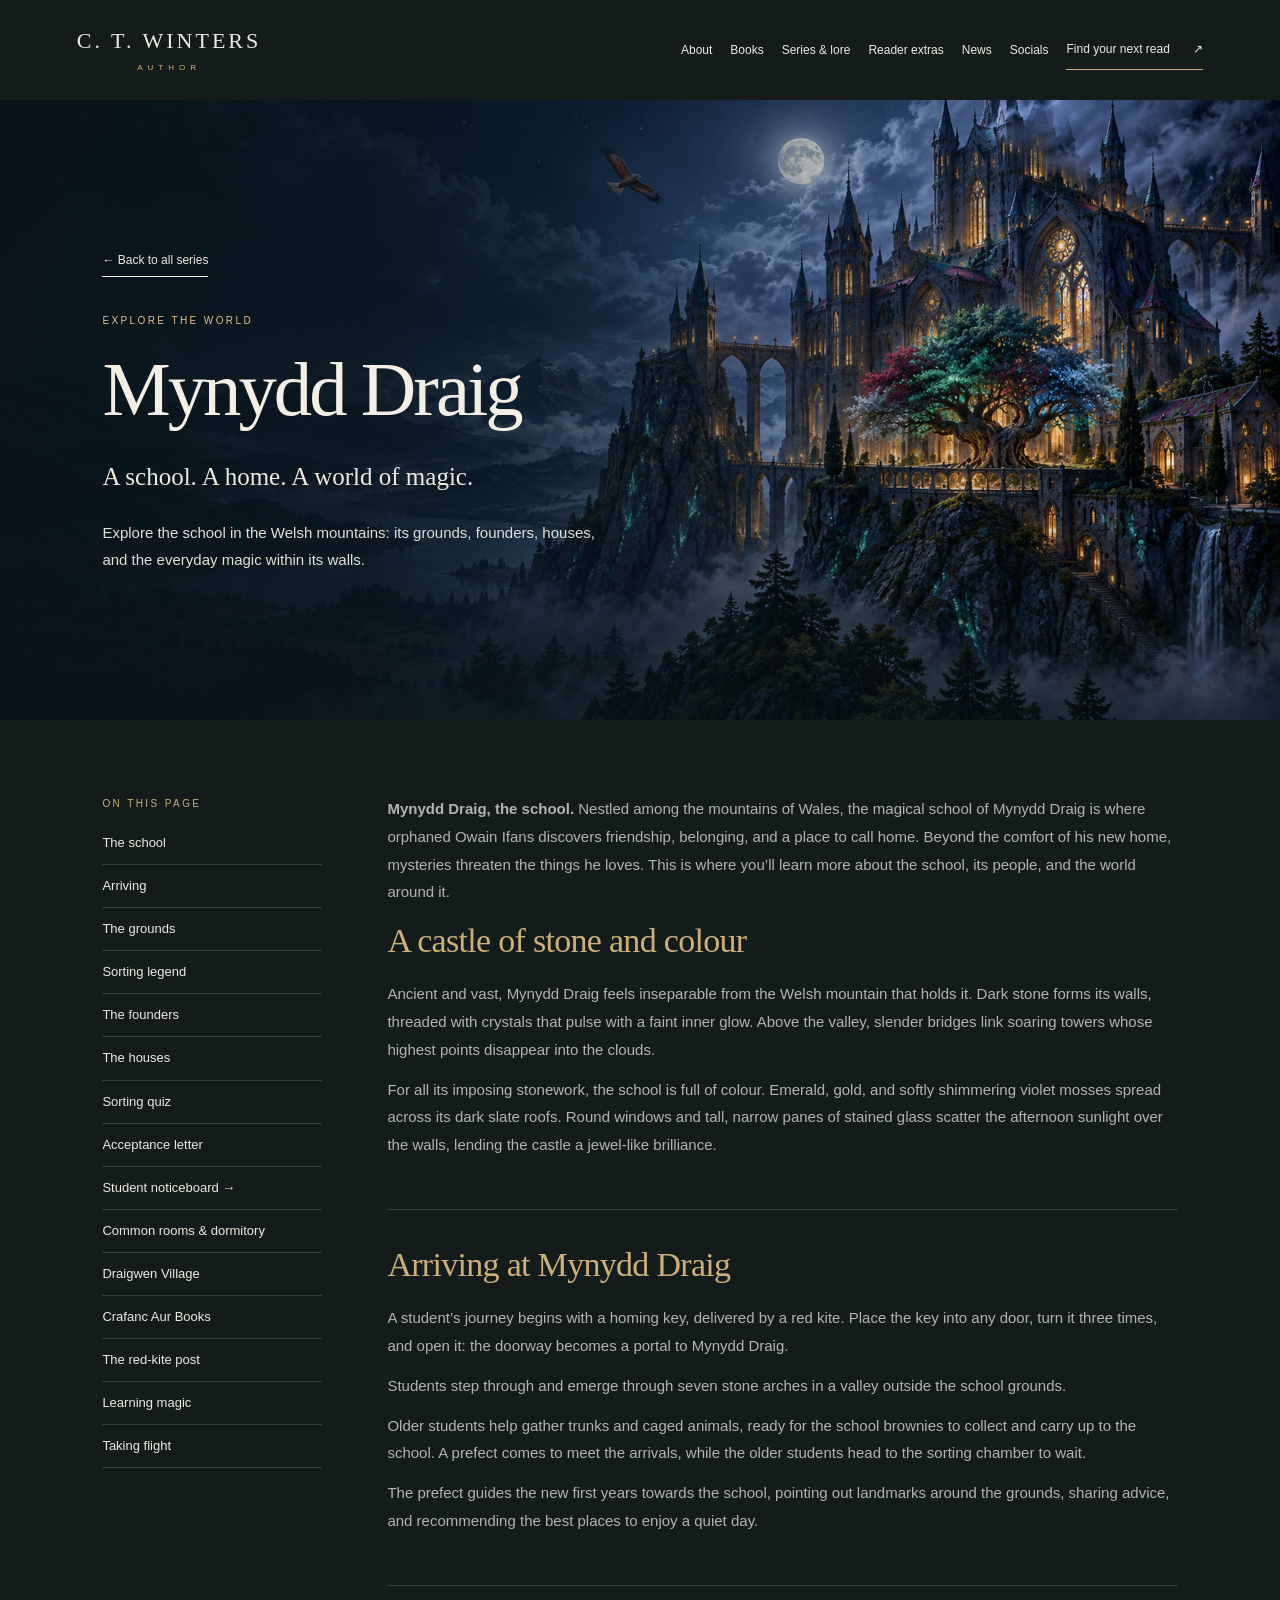
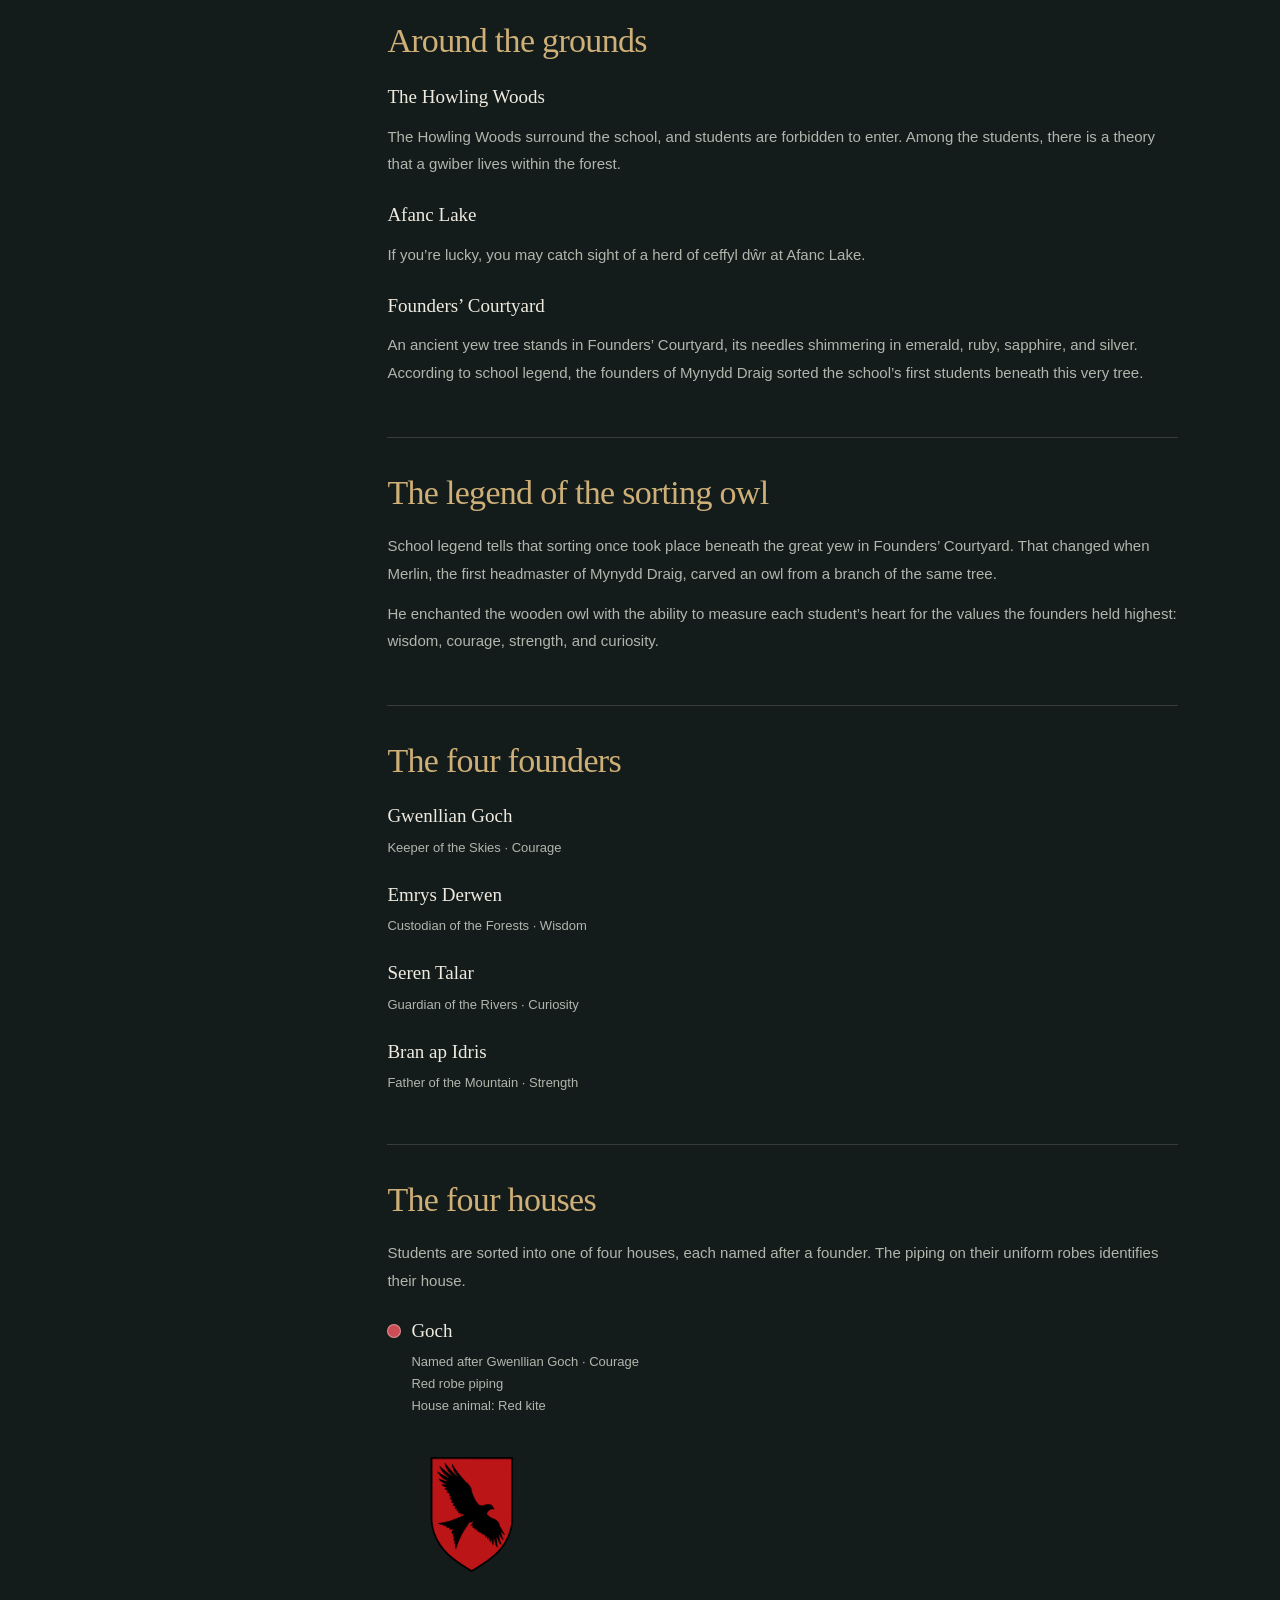
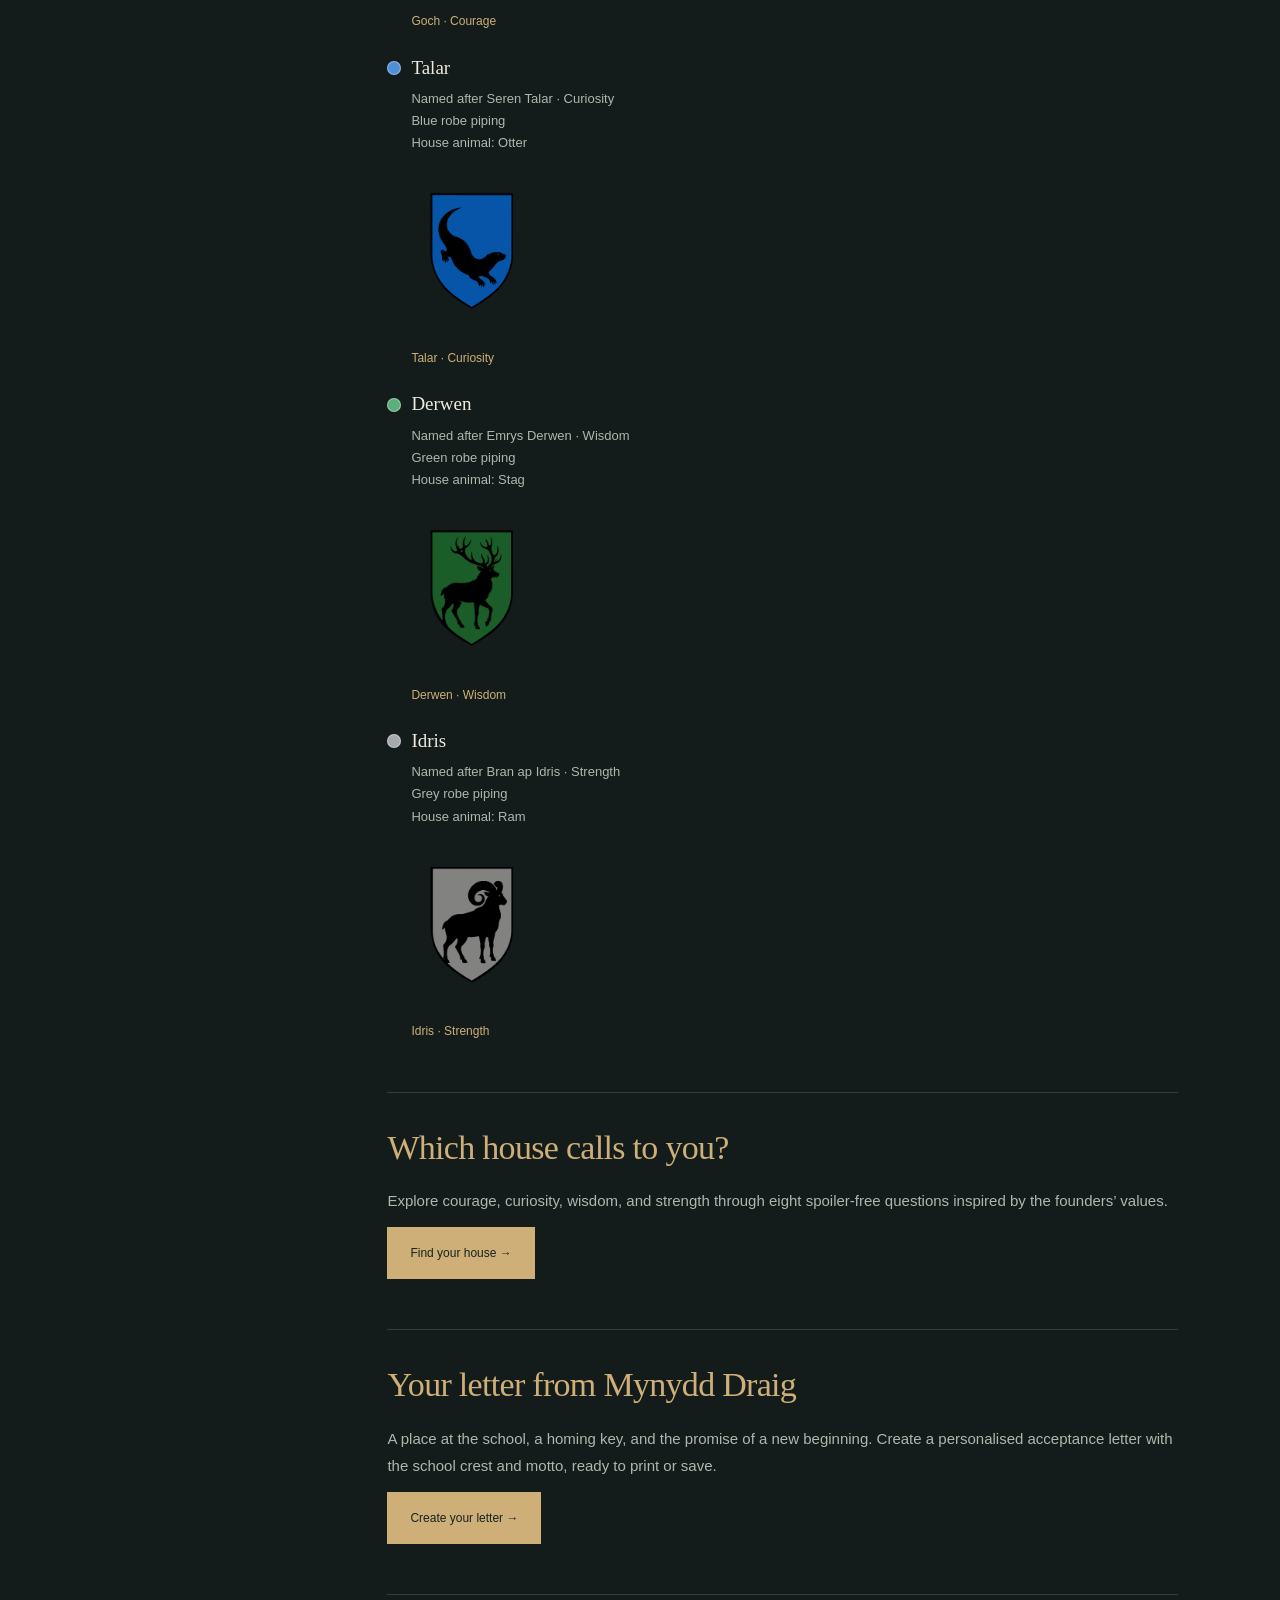
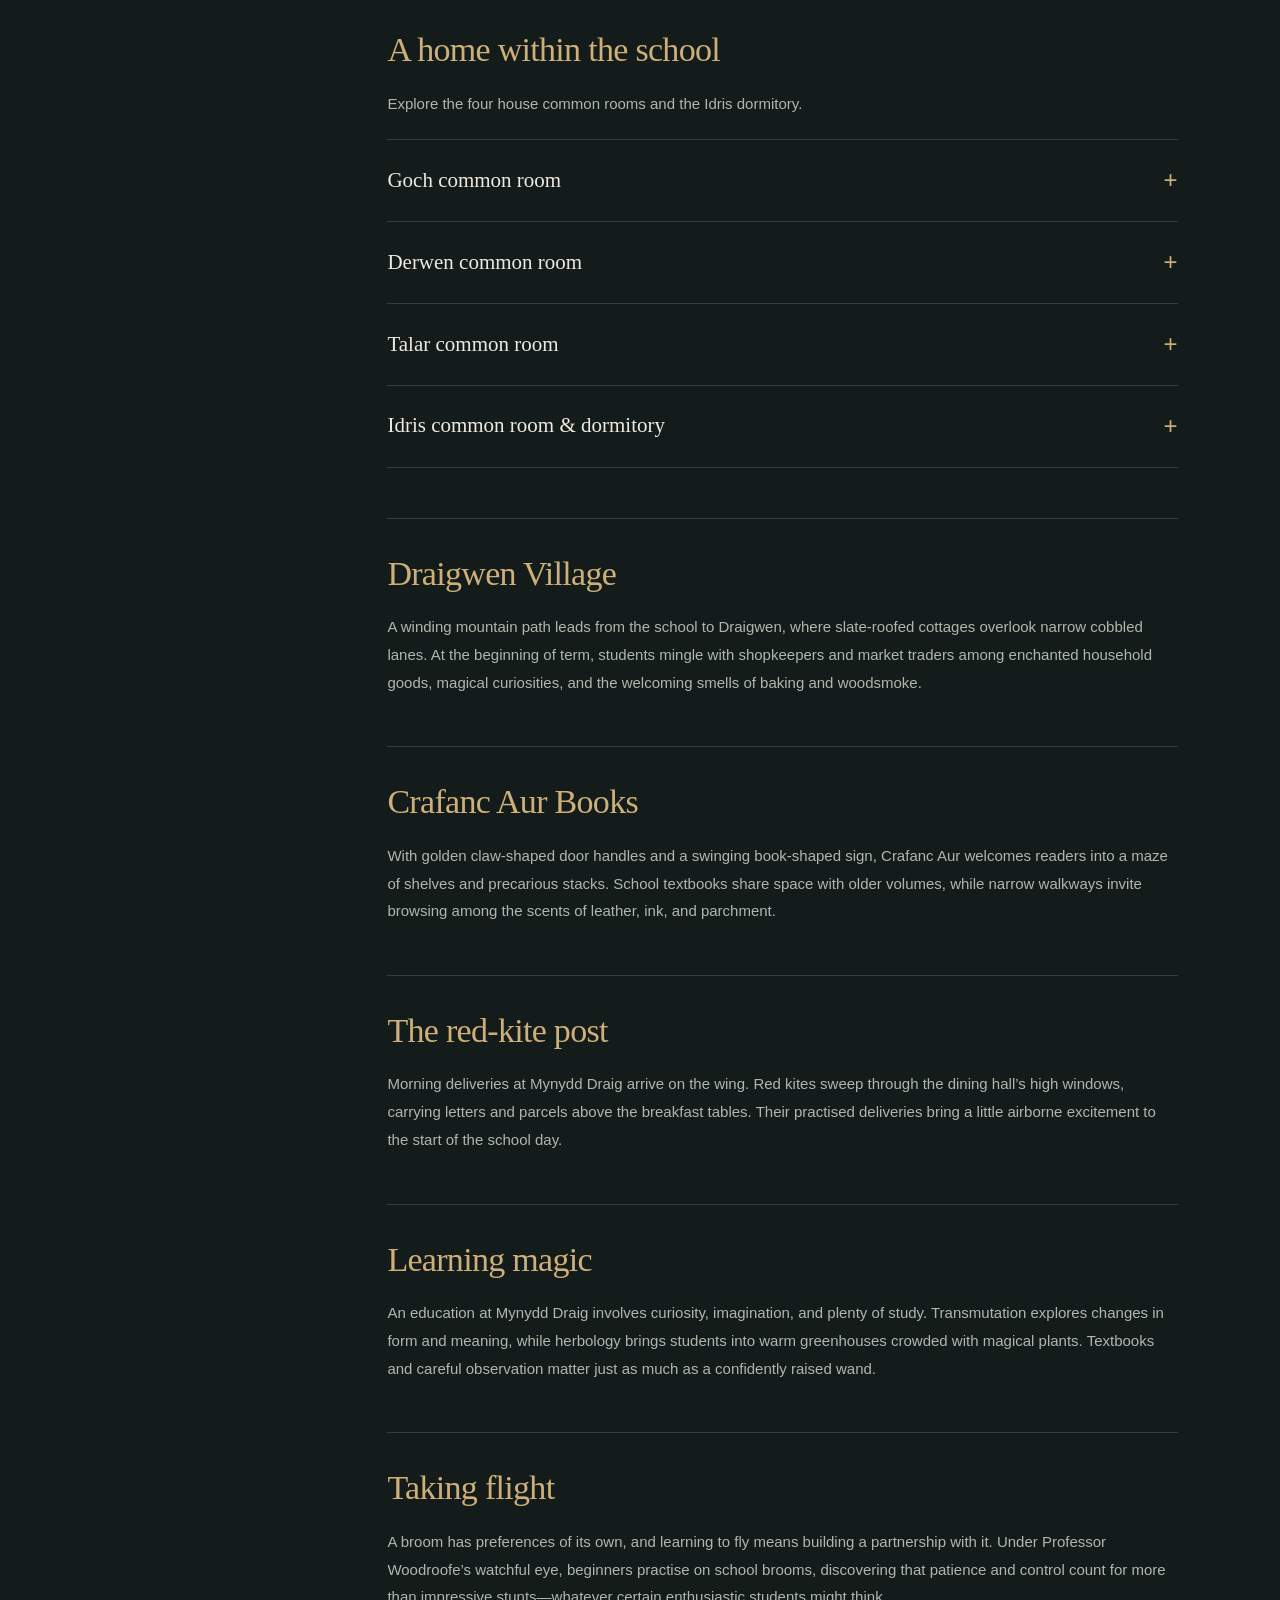
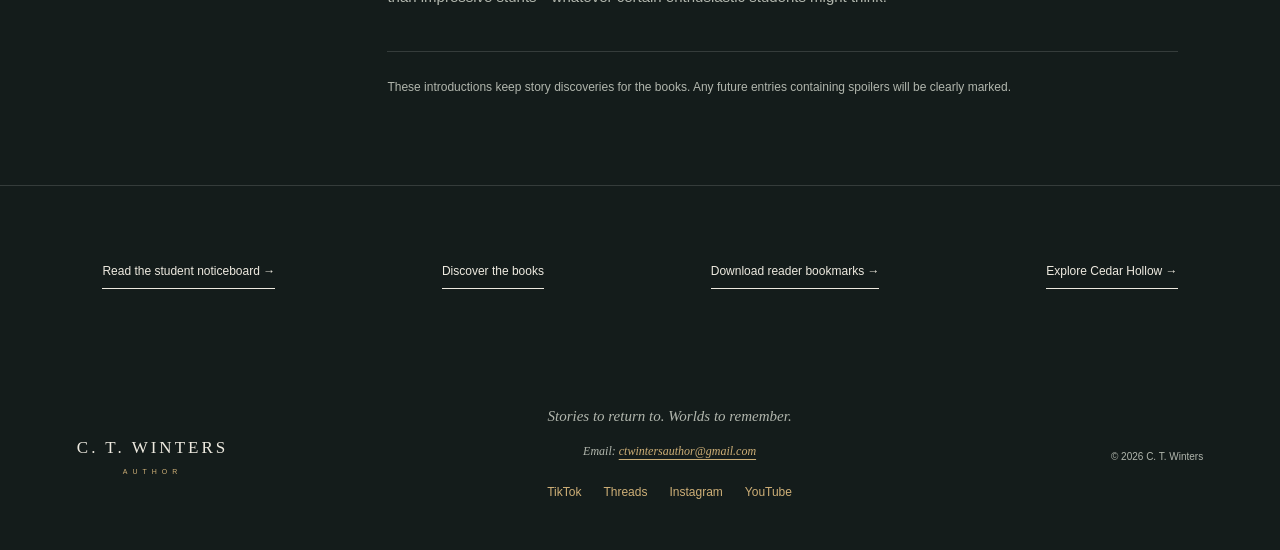
<file: mynydd-draig.html>
<!doctype html>
<html lang="en">
<head>
  <meta charset="utf-8">
  <meta name="viewport" content="width=device-width, initial-scale=1">
  <meta name="description" content="Explore the school in the Welsh mountains: its grounds, founders, houses, and the everyday magic within its walls.">
  <title>Mynydd Draig — Series lore | C. T. Winters</title>
  <link rel="stylesheet" href="styles.css?v=contact-email">
  <link rel="stylesheet" href="lore-banners.css">
  <script src="script.js" defer></script>
</head>
<body class="lore-page">
  <header class="site-header">
    <a class="wordmark" href="index.html#home" aria-label="C. T. Winters home">C. T. WINTERS<span>AUTHOR</span></a>
    <button class="menu-toggle" aria-controls="navigation" aria-expanded="false">Menu</button>
    <nav id="navigation" aria-label="Main navigation">
      <a href="index.html#about">About</a><a href="index.html#books">Books</a><a href="index.html#worlds">Series & lore</a><a href="index.html#reader-extras">Reader extras</a><a href="index.html#news">News</a><a href="index.html#socials">Socials</a><a class="nav-buy" href="index.html#shop">Find your next read <span aria-hidden="true">↗</span></a>
    </nav>
  </header>
  <main id="main-content">
    <section class="lore-hero section illustrated-lore-hero mynydd-lore-hero">
      <div class="lore-banner-art" aria-hidden="true"><img src="assets/mynydd-lore-banner.png" alt="" width="1942" height="809" fetchpriority="high"><div class="lore-banner-shade"></div></div>
      <div class="lore-banner-copy">
      <a class="text-link" href="index.html#worlds">← Back to all series</a>
      <p class="eyebrow">EXPLORE THE WORLD</p>
      <h1>Mynydd Draig</h1>
      <p class="lore-tagline">A school. A home. A world of magic.</p>
      <p class="lore-banner-description">Explore the school in the Welsh mountains: its grounds, founders, houses, and the everyday magic within its walls.</p>
      </div>
    </section>
    <div class="lore-layout section">
      <aside class="lore-sidebar"><nav class="lore-contents" aria-label="On this page"><p class="eyebrow">ON THIS PAGE</p><a href="#school-appearance">The school</a><a href="#school-arrival">Arriving</a><a href="#school-grounds">The grounds</a><a href="#school-sorting">Sorting legend</a><a href="#school-founders">The founders</a><a href="#school-houses">The houses</a><a href="#school-house-quiz">Sorting quiz</a><a href="#school-acceptance-letter">Acceptance letter</a><a href="school-board.html">Student noticeboard →</a><a href="#school-house-rooms">Common rooms & dormitory</a><a href="#draigwen-village">Draigwen Village</a><a href="#crafanc-aur-books">Crafanc Aur Books</a><a href="#red-kite-post">The red-kite post</a><a href="#learning-magic">Learning magic</a><a href="#taking-flight">Taking flight</a></nav></aside>
      <div class="lore-content lore-list">
<p><strong>Mynydd Draig, the school.</strong> Nestled among the mountains of Wales, the magical school of Mynydd Draig is where orphaned Owain Ifans discovers friendship, belonging, and a place to call home. Beyond the comfort of his new home, mysteries threaten the things he loves. This is where you’ll learn more about the school, its people, and the world around it.</p>
<section class="school-lore-entry" aria-labelledby="school-appearance"><h2 id="school-appearance">A castle of stone and colour</h2><p>Ancient and vast, Mynydd Draig feels inseparable from the Welsh mountain that holds it. Dark stone forms its walls, threaded with crystals that pulse with a faint inner glow. Above the valley, slender bridges link soaring towers whose highest points disappear into the clouds.</p><p>For all its imposing stonework, the school is full of colour. Emerald, gold, and softly shimmering violet mosses spread across its dark slate roofs. Round windows and tall, narrow panes of stained glass scatter the afternoon sunlight over the walls, lending the castle a jewel-like brilliance.</p></section><section class="school-lore-entry" aria-labelledby="school-arrival"><h2 id="school-arrival">Arriving at Mynydd Draig</h2><p>A student’s journey begins with a homing key, delivered by a red kite. Place the key into any door, turn it three times, and open it: the doorway becomes a portal to Mynydd Draig.</p><p>Students step through and emerge through seven stone arches in a valley outside the school grounds.</p><p>Older students help gather trunks and caged animals, ready for the school brownies to collect and carry up to the school. A prefect comes to meet the arrivals, while the older students head to the sorting chamber to wait.</p><p>The prefect guides the new first years towards the school, pointing out landmarks around the grounds, sharing advice, and recommending the best places to enjoy a quiet day.</p></section><section class="school-lore-entry" aria-labelledby="school-grounds"><h2 id="school-grounds">Around the grounds</h2><h4>The Howling Woods</h4><p>The Howling Woods surround the school, and students are forbidden to enter. Among the students, there is a theory that a gwiber lives within the forest.</p><h4>Afanc Lake</h4><p>If you’re lucky, you may catch sight of a herd of ceffyl dŵr at Afanc Lake.</p><h4>Founders’ Courtyard</h4><p>An ancient yew tree stands in Founders’ Courtyard, its needles shimmering in emerald, ruby, sapphire, and silver. According to school legend, the founders of Mynydd Draig sorted the school’s first students beneath this very tree.</p></section><section class="school-lore-entry" aria-labelledby="school-sorting"><h2 id="school-sorting">The legend of the sorting owl</h2><p>School legend tells that sorting once took place beneath the great yew in Founders’ Courtyard. That changed when Merlin, the first headmaster of Mynydd Draig, carved an owl from a branch of the same tree.</p><p>He enchanted the wooden owl with the ability to measure each student’s heart for the values the founders held highest: wisdom, courage, strength, and curiosity.</p></section><section class="school-lore-entry" aria-labelledby="school-founders"><h2 id="school-founders">The four founders</h2><dl class="founder-list"><dt>Gwenllian Goch</dt><dd>Keeper of the Skies · Courage</dd><dt>Emrys Derwen</dt><dd>Custodian of the Forests · Wisdom</dd><dt>Seren Talar</dt><dd>Guardian of the Rivers · Curiosity</dd><dt>Bran ap Idris</dt><dd>Father of the Mountain · Strength</dd></dl></section><section class="school-lore-entry" aria-labelledby="school-houses"><h2 id="school-houses">The four houses</h2><p>Students are sorted into one of four houses, each named after a founder. The piping on their uniform robes identifies their house.</p><dl class="house-list"><dt><span class="house-colour house-goch" aria-hidden="true"></span>Goch</dt><dd>Named after Gwenllian Goch · Courage<br>Red robe piping<br>House animal: Red kite<figure class="house-shield-figure"><img class="house-shield-art" src="assets/goch-house-shield.png" width="120" height="170" style="width:120px;max-width:100%;height:auto" alt="Goch house shield: a black red kite on a red shield" loading="lazy"><figcaption>Goch · Courage</figcaption></figure></dd><dt><span class="house-colour house-talar" aria-hidden="true"></span>Talar</dt><dd>Named after Seren Talar · Curiosity<br>Blue robe piping<br>House animal: Otter<figure class="house-shield-figure"><img class="house-shield-art" src="assets/talar-house-shield.png" width="120" height="170" style="width:120px;max-width:100%;height:auto" alt="Talar house shield: a black otter on a blue shield" loading="lazy"><figcaption>Talar · Curiosity</figcaption></figure></dd><dt><span class="house-colour house-derwen" aria-hidden="true"></span>Derwen</dt><dd>Named after Emrys Derwen · Wisdom<br>Green robe piping<br>House animal: Stag<figure class="house-shield-figure"><img class="house-shield-art" src="assets/derwen-house-shield.png" width="120" height="170" style="width:120px;max-width:100%;height:auto" alt="Derwen house shield: a black stag on a green shield" loading="lazy"><figcaption>Derwen · Wisdom</figcaption></figure></dd><dt><span class="house-colour house-idris" aria-hidden="true"></span>Idris</dt><dd>Named after Bran ap Idris · Strength<br>Grey robe piping<br>House animal: Ram<figure class="house-shield-figure"><img class="house-shield-art" src="assets/idris-house-shield.png" width="120" height="170" style="width:120px;max-width:100%;height:auto" alt="Idris house shield: a black ram on a grey shield" loading="lazy"><figcaption>Idris · Strength</figcaption></figure></dd></dl></section><section class="school-lore-entry" aria-labelledby="school-house-quiz"><h2 id="school-house-quiz">Which house calls to you?</h2><p>Explore courage, curiosity, wisdom, and strength through eight spoiler-free questions inspired by the founders’ values.</p><p><a class="button" href="sorting-quiz.html">Find your house →</a></p></section><section class="school-lore-entry" aria-labelledby="school-acceptance-letter"><h2 id="school-acceptance-letter">Your letter from Mynydd Draig</h2><p>A place at the school, a homing key, and the promise of a new beginning. Create a personalised acceptance letter with the school crest and motto, ready to print or save.</p><p><a class="button" href="acceptance-letter.html">Create your letter →</a></p></section><section class="school-lore-entry" aria-labelledby="school-house-rooms"><h2 id="school-house-rooms">A home within the school</h2><p>Explore the four house common rooms and the Idris dormitory.</p><details class="house-room"><summary><span>Goch common room</span><span class="expand" aria-hidden="true">+</span></summary><figure class="house-shield-figure"><img class="house-shield-art" src="assets/goch-house-shield.png" width="120" height="170" style="width:120px;max-width:100%;height:auto" alt="Goch house shield: a black red kite on a red shield" loading="lazy"></figure><h4>Location</h4><p>Perched high in the tallest tower, the Goch common room offers breathtaking views over the patchwork valleys and distant sea, with windows that catch the sunrise and the flight of red kites.</p><h4>Entrance</h4><p>The entrance to the Goch common room is concealed behind a portrait of Gwenllian Goch, the house’s founder.</p><h4>Décor &amp; Atmosphere</h4><p>The room is filled with light and movement, its walls painted a warm, sunlit cream with broad banners of crimson red and gold. High, arched windows are framed by velvet drapes embroidered with soaring red kites. The furniture is sturdy and comfortable: oak tables, deep armchairs, and window seats perfect for daydreaming or plotting a daring adventure.</p><p>Above the stone fireplace hangs a tapestry of Gwenllian Goch, her hair ablaze, a red kite perched on her arm. The mantel is carved with Celtic knotwork and feathers, and a collection of polished river stones—tokens of students’ courage—rests in a glass bowl.</p><h4>Magical Touches</h4><p>Candle sconces shaped like kite feathers cast flickering light, and the fireplace’s flames occasionally leap up in the shape of a bird in flight. If a student is feeling anxious or fearful, the room gently fills with warm sunlight, offering comfort and encouragement.</p></details><details class="house-room"><summary><span>Derwen common room</span><span class="expand" aria-hidden="true">+</span></summary><figure class="house-shield-figure"><img class="house-shield-art" src="assets/derwen-house-shield.png" width="120" height="170" style="width:120px;max-width:100%;height:auto" alt="Derwen house shield: a black stag on a green shield" loading="lazy"></figure><h4>Location</h4><p>Hidden deep within the roots of the school, beneath the ancient yew in the main courtyard, the Derwen common room feels as though it is part of the living earth.</p><h4>Entrance</h4><p>The entrance to the Derwen common room is concealed behind a portrait of Emrys Derwen, the house’s founder.</p><h4>Décor &amp; Atmosphere</h4><p>The walls are paneled in rich, dark oak, and the ceiling is supported by beams that mimic the spreading branches of a mighty tree. Soft green rugs cover the flagstone floor, and living plants—ferns, moss, and wildflowers—grow in every corner, fed by enchanted shafts of sunlight from above.</p><p>A great mural of Emrys Derwen and his stag companion dominates one wall, surrounded by carved wooden stags’ heads and antlers twined with ivy and holly. The furniture is plush and made from natural materials, with armchairs and sofas gathered around a hearth decorated with acorns and stones from the local forest.</p><h4>Magical Touches</h4><p>The air always smells fresh and earthy, and the walls hum gently with the songs of the woods. Stag-shaped lanterns glow brighter when someone is reading or deep in thought. The room’s magic encourages peace, patience, and reflection.</p></details><details class="house-room"><summary><span>Talar common room</span><span class="expand" aria-hidden="true">+</span></summary><figure class="house-shield-figure"><img class="house-shield-art" src="assets/talar-house-shield.png" width="120" height="170" style="width:120px;max-width:100%;height:auto" alt="Talar house shield: a black otter on a blue shield" loading="lazy"></figure><h4>Location</h4><p>Nestled beside the school’s magical river and with windows looking out onto water gardens, the Talar common room is a bright, airy space filled with the sounds of flowing streams.</p><h4>Entrance</h4><p>The entrance to the Talar common room is concealed behind a portrait of Seren Talar, the house’s founder.</p><h4>Décor &amp; Atmosphere</h4><p>Walls are painted a cool, rippling blue, with mosaics of otters playing along the riverbank. The ceiling is domed and painted with stars and constellations, which twinkle softly at night. Sapphire-blue banners hang from the rafters, and glass baubles dangle from the ceiling, catching the light and throwing rainbows across the room.</p><p>Portraits of Seren Talar, always with a playful smile and surrounded by otters, watch over the room. Shelves are crowded with curious magical gadgets, books, and puzzles, encouraging experimentation and delight.</p><h4>Magical Touches</h4><p>The common room always sounds like laughter and running water, and the windows can be enchanted to open up into the magical river for an otter’s-eye view. The furniture is rearrangeable at a touch, and the room will occasionally hide riddles for clever students to find. The magical blue flames in the hearth are cool to the touch but always soothing.</p></details><details class="house-room"><summary><span>Idris common room & dormitory</span><span class="expand" aria-hidden="true">+</span></summary><figure class="house-shield-figure"><img class="house-shield-art" src="assets/idris-house-shield.png" width="120" height="170" style="width:120px;max-width:100%;height:auto" alt="Idris house shield: a black ram on a grey shield" loading="lazy"></figure><h4>Location</h4><p>Carved into the rocky heart of the mountain beneath the school, the Idris common room is accessible only via a winding stone staircase that descends from the Central Hall.</p><h4>Entrance</h4><p>The doorway is concealed behind a grand painting of Bran ap Idris, the house’s founder, depicted in his elder years: robed in silver and grey, a black ram by his side, and his hand resting on a gnarled staff. Bran’s eyes follow would-be entrants, and he challenges them with a riddle or question of wisdom and endurance before allowing passage. When the correct answer is given, Bran’s painted self nods approvingly and the stone door swings open.</p><h4>Décor &amp; Atmosphere</h4><p>The common room is vast and vaulted, with hewn-stone walls that gleam with veins of silver and quartz. Sturdy stone pillars are carved with spiraling ram’s horns and ancient runes. Tapestries in shades of silver and grey depict dramatic mountain landscapes and the legendary feats of Bran ap Idris.</p><p>Fires burn in massive hearths, casting a steady, reassuring glow. Armchairs and benches upholstered in dark wool circle the fireplace, and thick sheepskin rugs cover the cold flagstones. Ram figurines, crafted from black slate, perch on shelves and mantels.</p><h4>Magical Touches</h4><p>The air is always cool and crisp, like the mountain air after rain. If a student is struggling, the fire glows a little brighter and the walls gently hum a tune of encouragement. Occasionally, the ram figurines shift slightly, facing the direction of the student who most needs strength. The room fosters resilience, unity, and a deep sense of belonging.</p><h4>Dorm rooms</h4><p>The Idris dorm room was a sanctuary carved from the mountain’s heart—a spacious chamber warmed by the glow of enchanted lanterns set into the walls. Six sturdy, dark-oak four-poster beds formed a gentle ring around the perimeter, each bed draped in thick, slate-grey curtains embroidered with silver ram’s horns. Cozy woolen blankets and plush pillows in deep blue and soft cream beckoned the weary.</p><p>At the center of the room stood a generous circular desk, carved from polished yew, its surface etched with ancient runes and little grooves where generations of students had idly traced patterns. The desk was scattered with parchment, magical quills, and a few half-finished chess games, offering a communal space for homework, whispered secrets, and late-night laughter.</p><p>Overhead, the stone ceiling soared into a graceful dome, crowned by a magical skylight. By day, it bathed the room in natural light, casting shifting sunbeams across the flagstones and illuminating motes of dust that danced like tiny sprites. By night, the glass revealed the swirling constellations and the jagged silhouette of the mountain peaks, so students could fall asleep beneath the stars, lulled by the gentle hush of wind and distant mountain song.</p></details></section>
<section class="school-lore-entry" aria-labelledby="draigwen-village"><h2 id="draigwen-village">Draigwen Village</h2><p>A winding mountain path leads from the school to Draigwen, where slate-roofed cottages overlook narrow cobbled lanes. At the beginning of term, students mingle with shopkeepers and market traders among enchanted household goods, magical curiosities, and the welcoming smells of baking and woodsmoke.</p></section>
<section class="school-lore-entry" aria-labelledby="crafanc-aur-books"><h2 id="crafanc-aur-books">Crafanc Aur Books</h2><p>With golden claw-shaped door handles and a swinging book-shaped sign, Crafanc Aur welcomes readers into a maze of shelves and precarious stacks. School textbooks share space with older volumes, while narrow walkways invite browsing among the scents of leather, ink, and parchment.</p></section>
<section class="school-lore-entry" aria-labelledby="red-kite-post"><h2 id="red-kite-post">The red-kite post</h2><p>Morning deliveries at Mynydd Draig arrive on the wing. Red kites sweep through the dining hall’s high windows, carrying letters and parcels above the breakfast tables. Their practised deliveries bring a little airborne excitement to the start of the school day.</p></section>
<section class="school-lore-entry" aria-labelledby="learning-magic"><h2 id="learning-magic">Learning magic</h2><p>An education at Mynydd Draig involves curiosity, imagination, and plenty of study. Transmutation explores changes in form and meaning, while herbology brings students into warm greenhouses crowded with magical plants. Textbooks and careful observation matter just as much as a confidently raised wand.</p></section>
<section class="school-lore-entry" aria-labelledby="taking-flight"><h2 id="taking-flight">Taking flight</h2><p>A broom has preferences of its own, and learning to fly means building a partnership with it. Under Professor Woodroofe’s watchful eye, beginners practise on school brooms, discovering that patience and control count for more than impressive stunts—whatever certain enthusiastic students might think.</p></section>
        <p class="lore-spoiler-note">These introductions keep story discoveries for the books. Any future entries containing spoilers will be clearly marked.</p>
      </div>
    </div>
    <div class="lore-next section"><a class="text-link" href="school-board.html">Read the student noticeboard →</a><a class="text-link" href="index.html#books">Discover the books</a><a class="text-link" href="bookmarks.html">Download reader bookmarks →</a><a class="text-link" href="my-neighbour-is.html">Explore Cedar Hollow →</a></div>
  </main>
  <footer><a class="wordmark" href="index.html#home">C. T. WINTERS<span>AUTHOR</span></a><div class="footer-community"><p>Stories to return to. Worlds to remember.</p><p class="footer-contact">Email: <a href="mailto:ctwintersauthor@gmail.com">ctwintersauthor@gmail.com</a></p><div class="social-links" role="group" aria-label="Follow C. T. Winters"><a href="https://www.tiktok.com/@c.t.wintersauthor" target="_blank" rel="noopener noreferrer" aria-label="TikTok (opens in a new tab)">TikTok</a><a href="https://www.threads.com/@c.t.wintersauthor" target="_blank" rel="noopener noreferrer" aria-label="Threads (opens in a new tab)">Threads</a><a href="https://www.instagram.com/ctwintersauthor/" target="_blank" rel="noopener noreferrer" aria-label="Instagram (opens in a new tab)">Instagram</a><a href="https://www.youtube.com/@ctwintersauthor" target="_blank" rel="noopener noreferrer" aria-label="YouTube (opens in a new tab)">YouTube</a></div></div><span>© <span id="year">2026</span> C. T. Winters</span></footer>
</body>
</html>
</file>
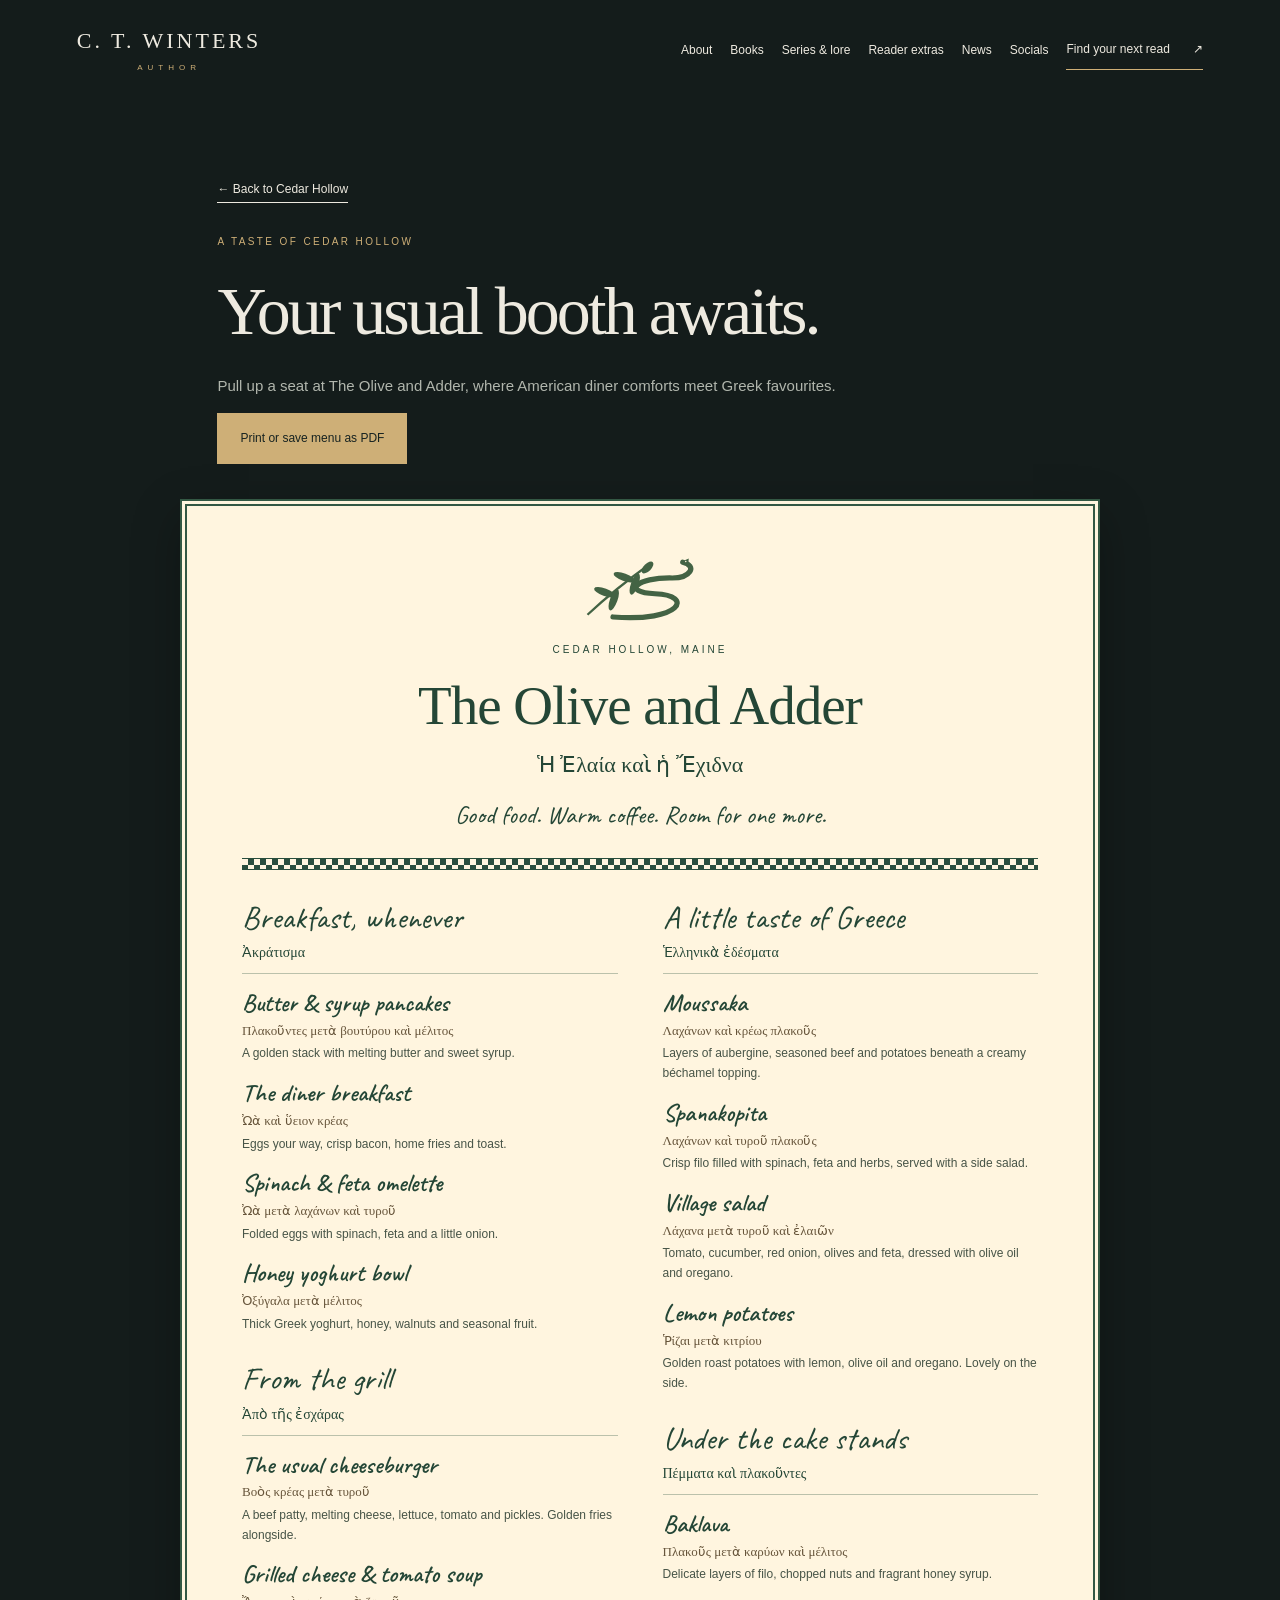
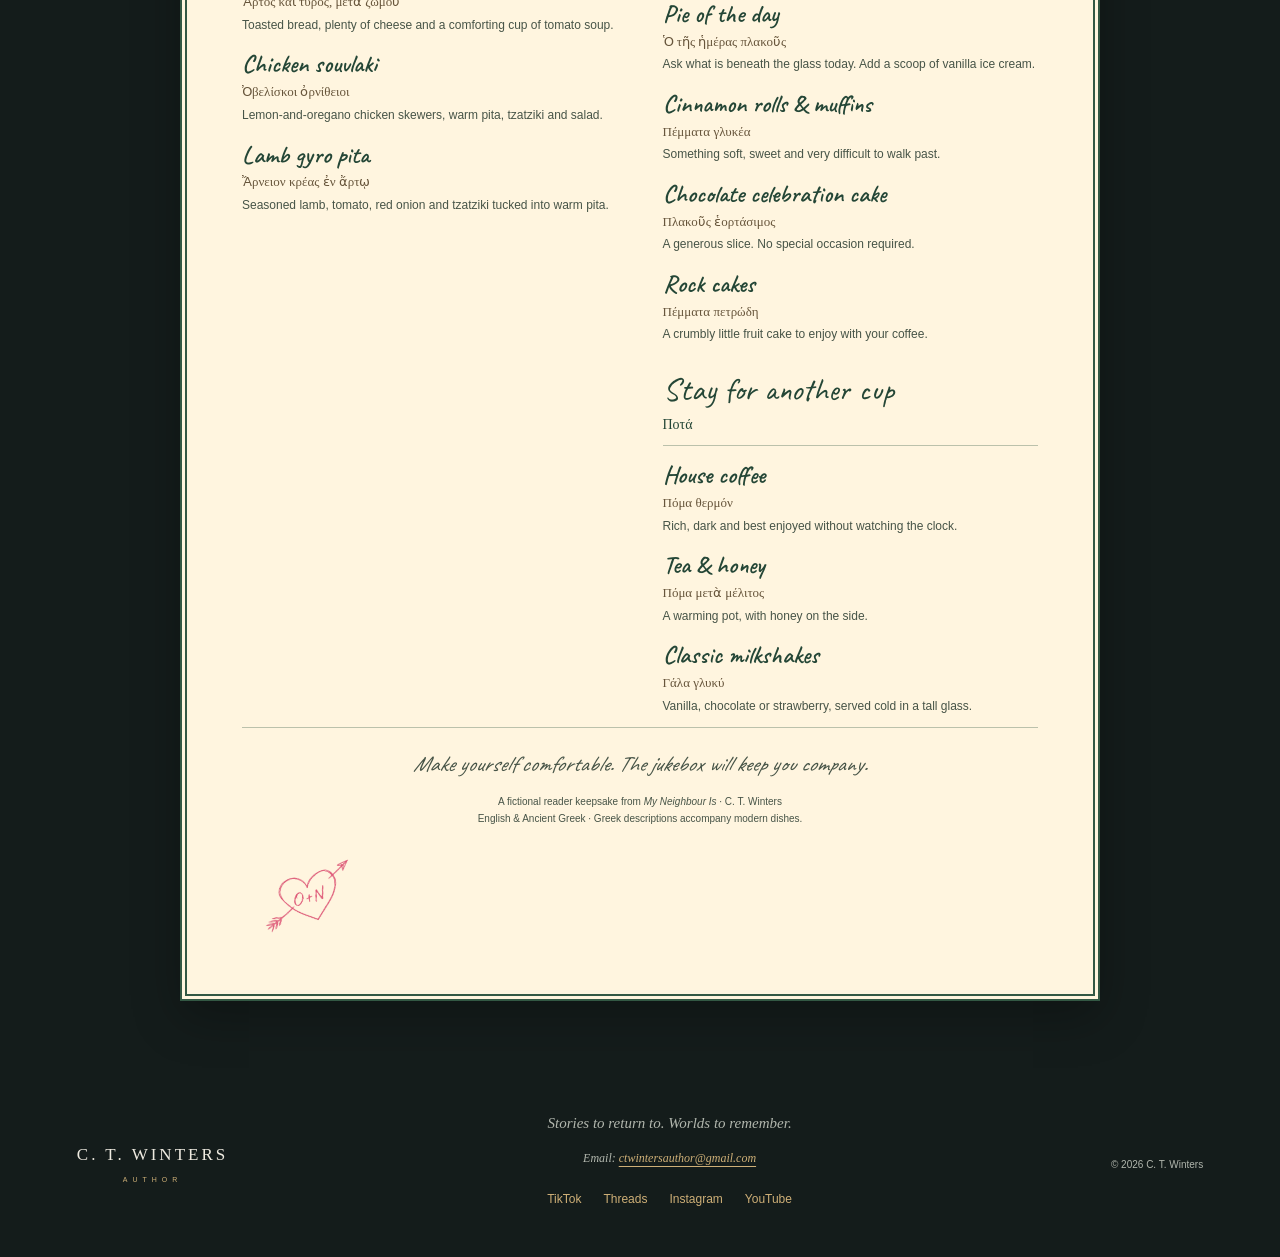
<file: olive-and-adder.html>
<!doctype html>
<html lang="en"><head><meta charset="utf-8"><meta name="viewport" content="width=device-width, initial-scale=1">
<title>The Olive and Adder — Diner menu | C. T. Winters</title>
<meta name="description" content="Take a seat at Cedar Hollow’s Olive and Adder: explore a fictional diner menu of American comfort food and Greek favourites.">
<link rel="stylesheet" href="styles.css?v=contact-email"><link rel="stylesheet" href="olive-and-adder.css?v=oliver-noah-heart">
<script src="script.js" defer></script><script src="olive-and-adder.js" defer></script></head>
<body class="diner-page">  <header class="site-header">
    <a class="wordmark" href="index.html#home" aria-label="C. T. Winters home">C. T. WINTERS<span>AUTHOR</span></a>
    <button class="menu-toggle" aria-controls="navigation" aria-expanded="false">Menu</button>
    <nav id="navigation" aria-label="Main navigation">
      <a href="index.html#about">About</a><a href="index.html#books">Books</a><a href="index.html#worlds">Series & lore</a><a href="index.html#reader-extras">Reader extras</a><a href="index.html#news">News</a><a href="index.html#socials">Socials</a><a class="nav-buy" href="index.html#shop">Find your next read <span aria-hidden="true">↗</span></a>
    </nav>
  </header>
<main>
<div class="menu-intro section"><a class="text-link" href="my-neighbour-is.html#cedar-local-favourites">← Back to Cedar Hollow</a><p class="eyebrow">A TASTE OF CEDAR HOLLOW</p><h1>Your usual booth awaits.</h1><p>Pull up a seat at The Olive and Adder, where American diner comforts meet Greek favourites.</p><button class="button" id="print-menu" type="button" hidden>Print or save menu as PDF</button></div>
<article class="diner-menu" aria-labelledby="diner-name"><header class="menu-masthead">
<svg class="diner-emblem" viewBox="0 0 200 100" fill="none" aria-hidden="true"><path d="M30 85Q65 52 115 16" stroke="currentColor" stroke-width="3"/><g fill="currentColor"><ellipse cx="53" cy="55" rx="15" ry="5" transform="rotate(20 53 55)"/><ellipse cx="65" cy="65" rx="15" ry="5" transform="rotate(-70 65 65)"/><ellipse cx="79" cy="35" rx="15" ry="5" transform="rotate(20 79 35)"/><ellipse cx="93" cy="44" rx="15" ry="5" transform="rotate(-70 93 44)"/><ellipse cx="110" cy="22" rx="5" ry="10" transform="rotate(45 110 22)"/></g><path d="M64 88C155 95 173 59 120 57C75 55 95 35 143 36C167 36 177 20 157 15" stroke="currentColor" stroke-width="7" stroke-linecap="round"/><path d="M156 14l9-4-1 10z" fill="currentColor"/><circle cx="161" cy="14" r="1" fill="#fff5df"/></svg>
<p class="menu-town">CEDAR HOLLOW, MAINE</p><h2 id="diner-name">The Olive and Adder</h2><p class="menu-greek-title" lang="grc">Ἡ Ἐλαία καὶ ἡ Ἔχιδνα</p><p class="menu-welcome">Good food. Warm coffee. Room for one more.</p><div class="checker" aria-hidden="true"></div></header>
<div class="menu-columns"><section class="menu-course"><h2>Breakfast, whenever<span lang="grc">Ἀκράτισμα</span></h2><ul><li><h3>Butter & syrup pancakes</h3><span class="dish-greek" lang="grc">Πλακοῦντες μετὰ βουτύρου καὶ μέλιτος</span><p>A golden stack with melting butter and sweet syrup.</p></li><li><h3>The diner breakfast</h3><span class="dish-greek" lang="grc">Ὠὰ καὶ ὕειον κρέας</span><p>Eggs your way, crisp bacon, home fries and toast.</p></li><li><h3>Spinach & feta omelette</h3><span class="dish-greek" lang="grc">Ὠὰ μετὰ λαχάνων καὶ τυροῦ</span><p>Folded eggs with spinach, feta and a little onion.</p></li><li><h3>Honey yoghurt bowl</h3><span class="dish-greek" lang="grc">Ὀξύγαλα μετὰ μέλιτος</span><p>Thick Greek yoghurt, honey, walnuts and seasonal fruit.</p></li></ul></section>
<section class="menu-course"><h2>From the grill<span lang="grc">Ἀπὸ τῆς ἐσχάρας</span></h2><ul><li><h3>The usual cheeseburger</h3><span class="dish-greek" lang="grc">Βοὸς κρέας μετὰ τυροῦ</span><p>A beef patty, melting cheese, lettuce, tomato and pickles. Golden fries alongside.</p></li><li><h3>Grilled cheese & tomato soup</h3><span class="dish-greek" lang="grc">Ἄρτος καὶ τυρός, μετὰ ζωμοῦ</span><p>Toasted bread, plenty of cheese and a comforting cup of tomato soup.</p></li><li><h3>Chicken souvlaki</h3><span class="dish-greek" lang="grc">Ὀβελίσκοι ὀρνίθειοι</span><p>Lemon-and-oregano chicken skewers, warm pita, tzatziki and salad.</p></li><li><h3>Lamb gyro pita</h3><span class="dish-greek" lang="grc">Ἄρνειον κρέας ἐν ἄρτῳ</span><p>Seasoned lamb, tomato, red onion and tzatziki tucked into warm pita.</p></li></ul></section>
<section class="menu-course"><h2>A little taste of Greece<span lang="grc">Ἑλληνικὰ ἐδέσματα</span></h2><ul><li><h3>Moussaka</h3><span class="dish-greek" lang="grc">Λαχάνων καὶ κρέως πλακοῦς</span><p>Layers of aubergine, seasoned beef and potatoes beneath a creamy béchamel topping.</p></li><li><h3>Spanakopita</h3><span class="dish-greek" lang="grc">Λαχάνων καὶ τυροῦ πλακοῦς</span><p>Crisp filo filled with spinach, feta and herbs, served with a side salad.</p></li><li><h3>Village salad</h3><span class="dish-greek" lang="grc">Λάχανα μετὰ τυροῦ καὶ ἐλαιῶν</span><p>Tomato, cucumber, red onion, olives and feta, dressed with olive oil and oregano.</p></li><li><h3>Lemon potatoes</h3><span class="dish-greek" lang="grc">Ῥίζαι μετὰ κιτρίου</span><p>Golden roast potatoes with lemon, olive oil and oregano. Lovely on the side.</p></li></ul></section>
<section class="menu-course"><h2>Under the cake stands<span lang="grc">Πέμματα καὶ πλακοῦντες</span></h2><ul><li><h3>Baklava</h3><span class="dish-greek" lang="grc">Πλακοῦς μετὰ καρύων καὶ μέλιτος</span><p>Delicate layers of filo, chopped nuts and fragrant honey syrup.</p></li><li><h3>Pie of the day</h3><span class="dish-greek" lang="grc">Ὁ τῆς ἡμέρας πλακοῦς</span><p>Ask what is beneath the glass today. Add a scoop of vanilla ice cream.</p></li><li><h3>Cinnamon rolls & muffins</h3><span class="dish-greek" lang="grc">Πέμματα γλυκέα</span><p>Something soft, sweet and very difficult to walk past.</p></li><li><h3>Chocolate celebration cake</h3><span class="dish-greek" lang="grc">Πλακοῦς ἑορτάσιμος</span><p>A generous slice. No special occasion required.</p></li><li><h3>Rock cakes</h3><span class="dish-greek" lang="grc">Πέμματα πετρώδη</span><p>A crumbly little fruit cake to enjoy with your coffee.</p></li></ul></section>
<section class="menu-course"><h2>Stay for another cup<span lang="grc">Ποτά</span></h2><ul><li><h3>House coffee</h3><span class="dish-greek" lang="grc">Πόμα θερμόν</span><p>Rich, dark and best enjoyed without watching the clock.</p></li><li><h3>Tea & honey</h3><span class="dish-greek" lang="grc">Πόμα μετὰ μέλιτος</span><p>A warming pot, with honey on the side.</p></li><li><h3>Classic milkshakes</h3><span class="dish-greek" lang="grc">Γάλα γλυκύ</span><p>Vanilla, chocolate or strawberry, served cold in a tall glass.</p></li></ul></section>
</div>
<footer class="menu-footnote"><p>Make yourself comfortable. The jukebox will keep you company.</p><small>A fictional reader keepsake from <em>My Neighbour Is</em> · C. T. Winters<br>English &amp; Ancient Greek · Greek descriptions accompany modern dishes.</small></footer>
<img class="menu-love-note" src="assets/olive-adder-heart.png" alt="A hand-drawn pink heart pierced by an arrow, with O + N inside for Oliver and Noah" width="130" height="110">
</article></main>  <footer><a class="wordmark" href="index.html#home">C. T. WINTERS<span>AUTHOR</span></a><div class="footer-community"><p>Stories to return to. Worlds to remember.</p><p class="footer-contact">Email: <a href="mailto:ctwintersauthor@gmail.com">ctwintersauthor@gmail.com</a></p><div class="social-links" role="group" aria-label="Follow C. T. Winters"><a href="https://www.tiktok.com/@c.t.wintersauthor" target="_blank" rel="noopener noreferrer" aria-label="TikTok (opens in a new tab)">TikTok</a><a href="https://www.threads.com/@c.t.wintersauthor" target="_blank" rel="noopener noreferrer" aria-label="Threads (opens in a new tab)">Threads</a><a href="https://www.instagram.com/ctwintersauthor/" target="_blank" rel="noopener noreferrer" aria-label="Instagram (opens in a new tab)">Instagram</a><a href="https://www.youtube.com/@ctwintersauthor" target="_blank" rel="noopener noreferrer" aria-label="YouTube (opens in a new tab)">YouTube</a></div></div><span>© <span id="year">2026</span> C. T. Winters</span></footer>
</body></html>
</file>
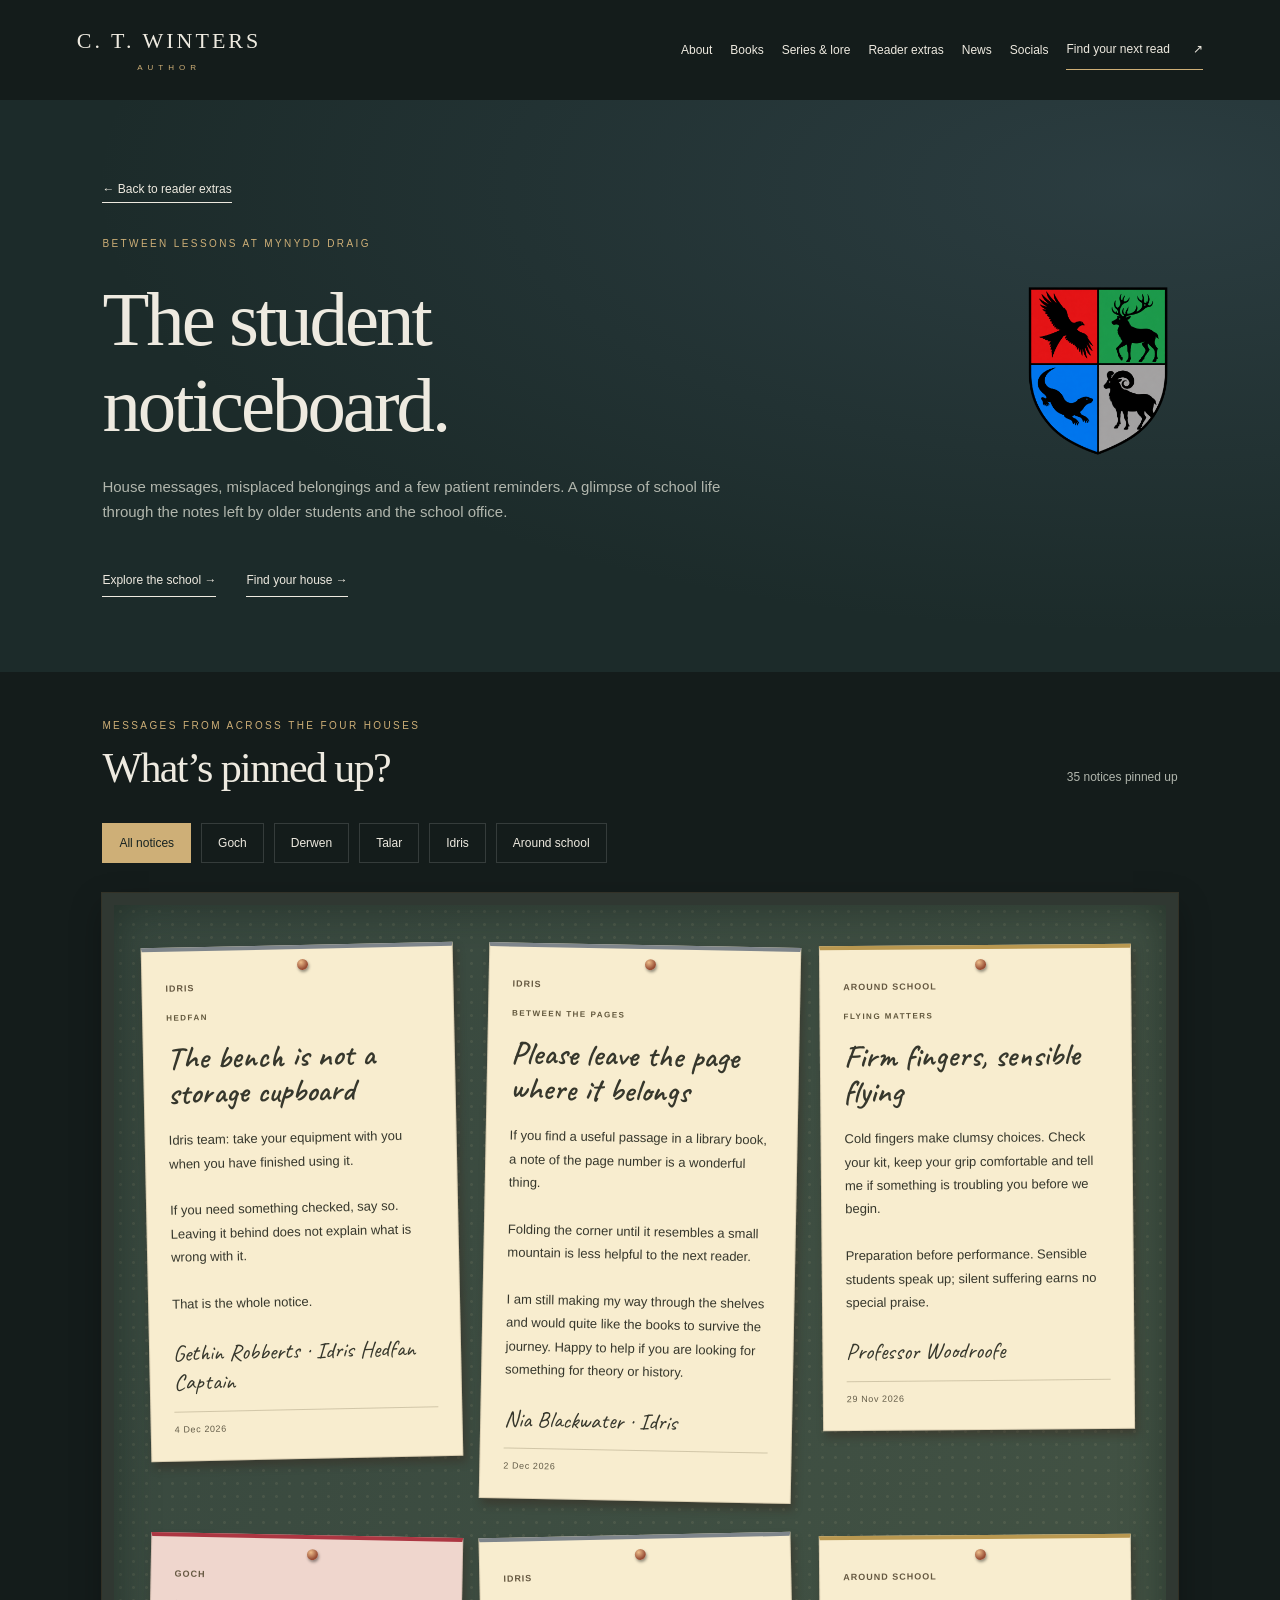
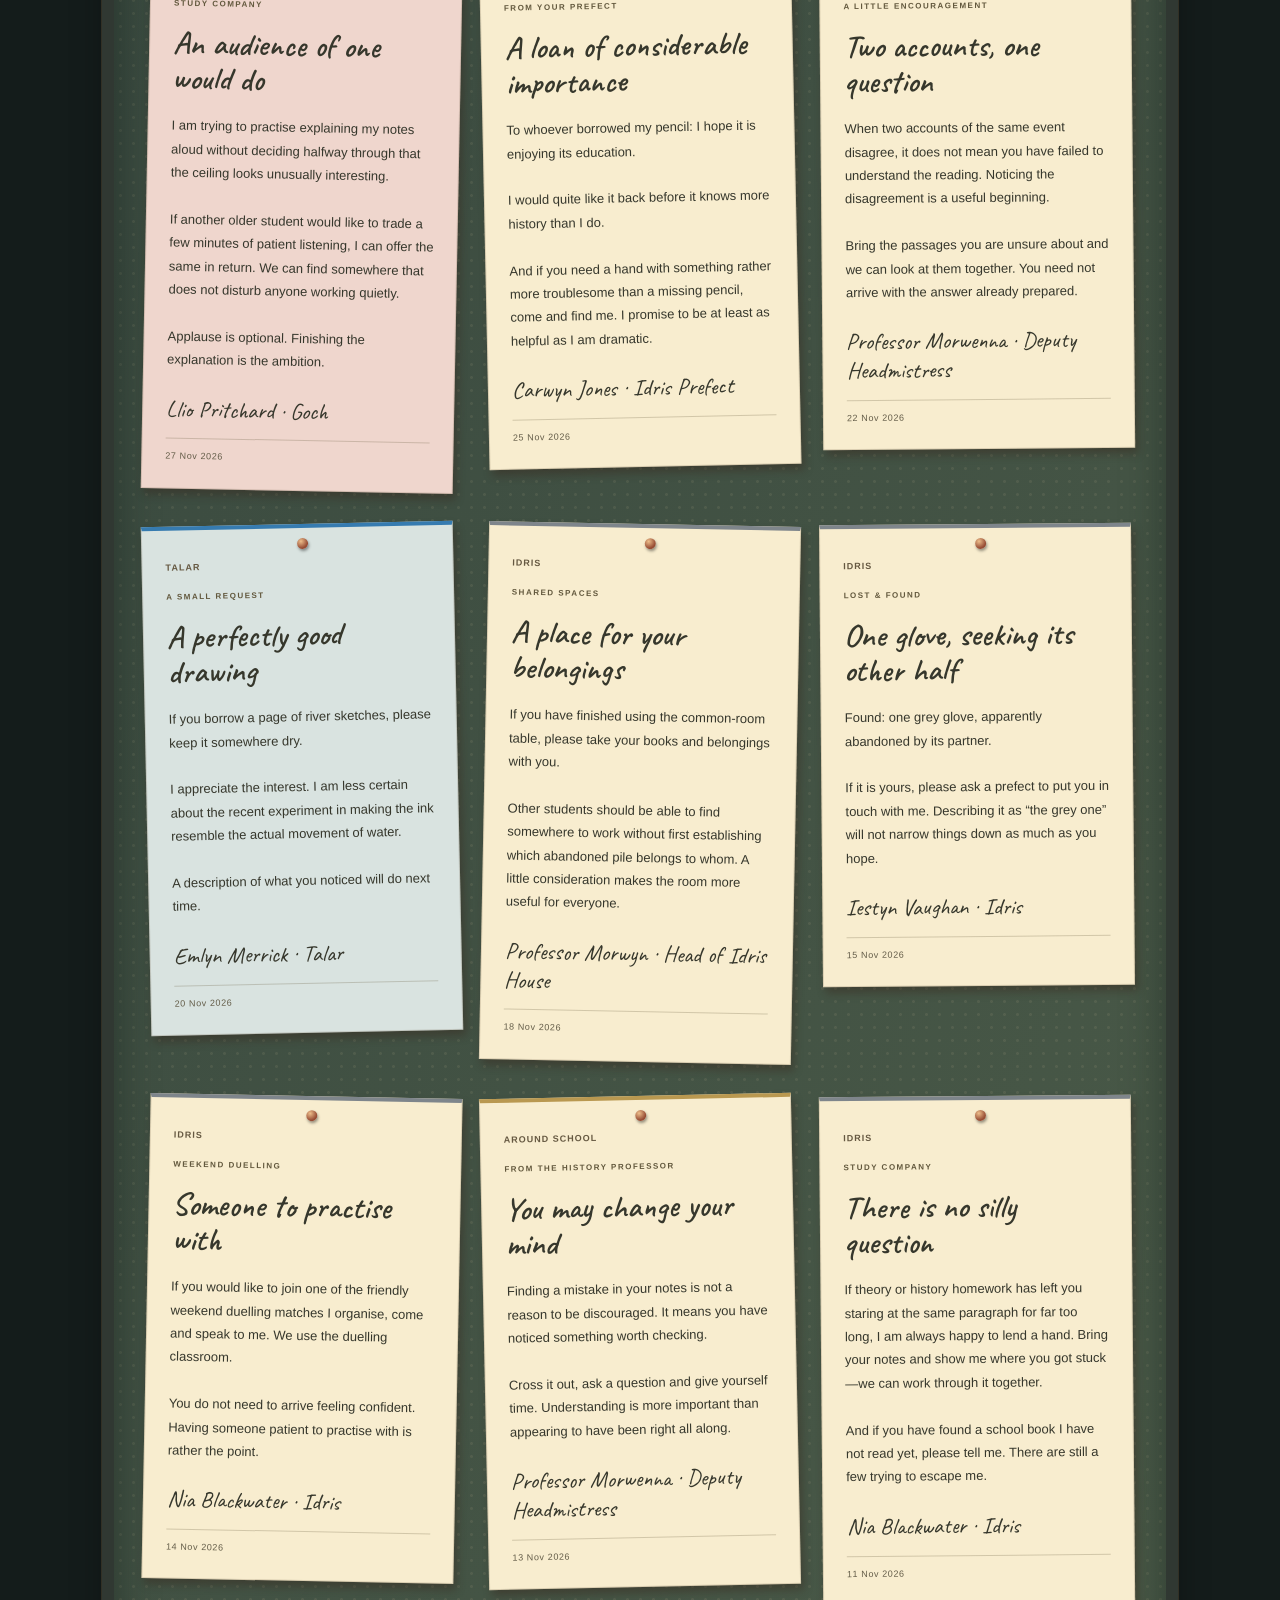
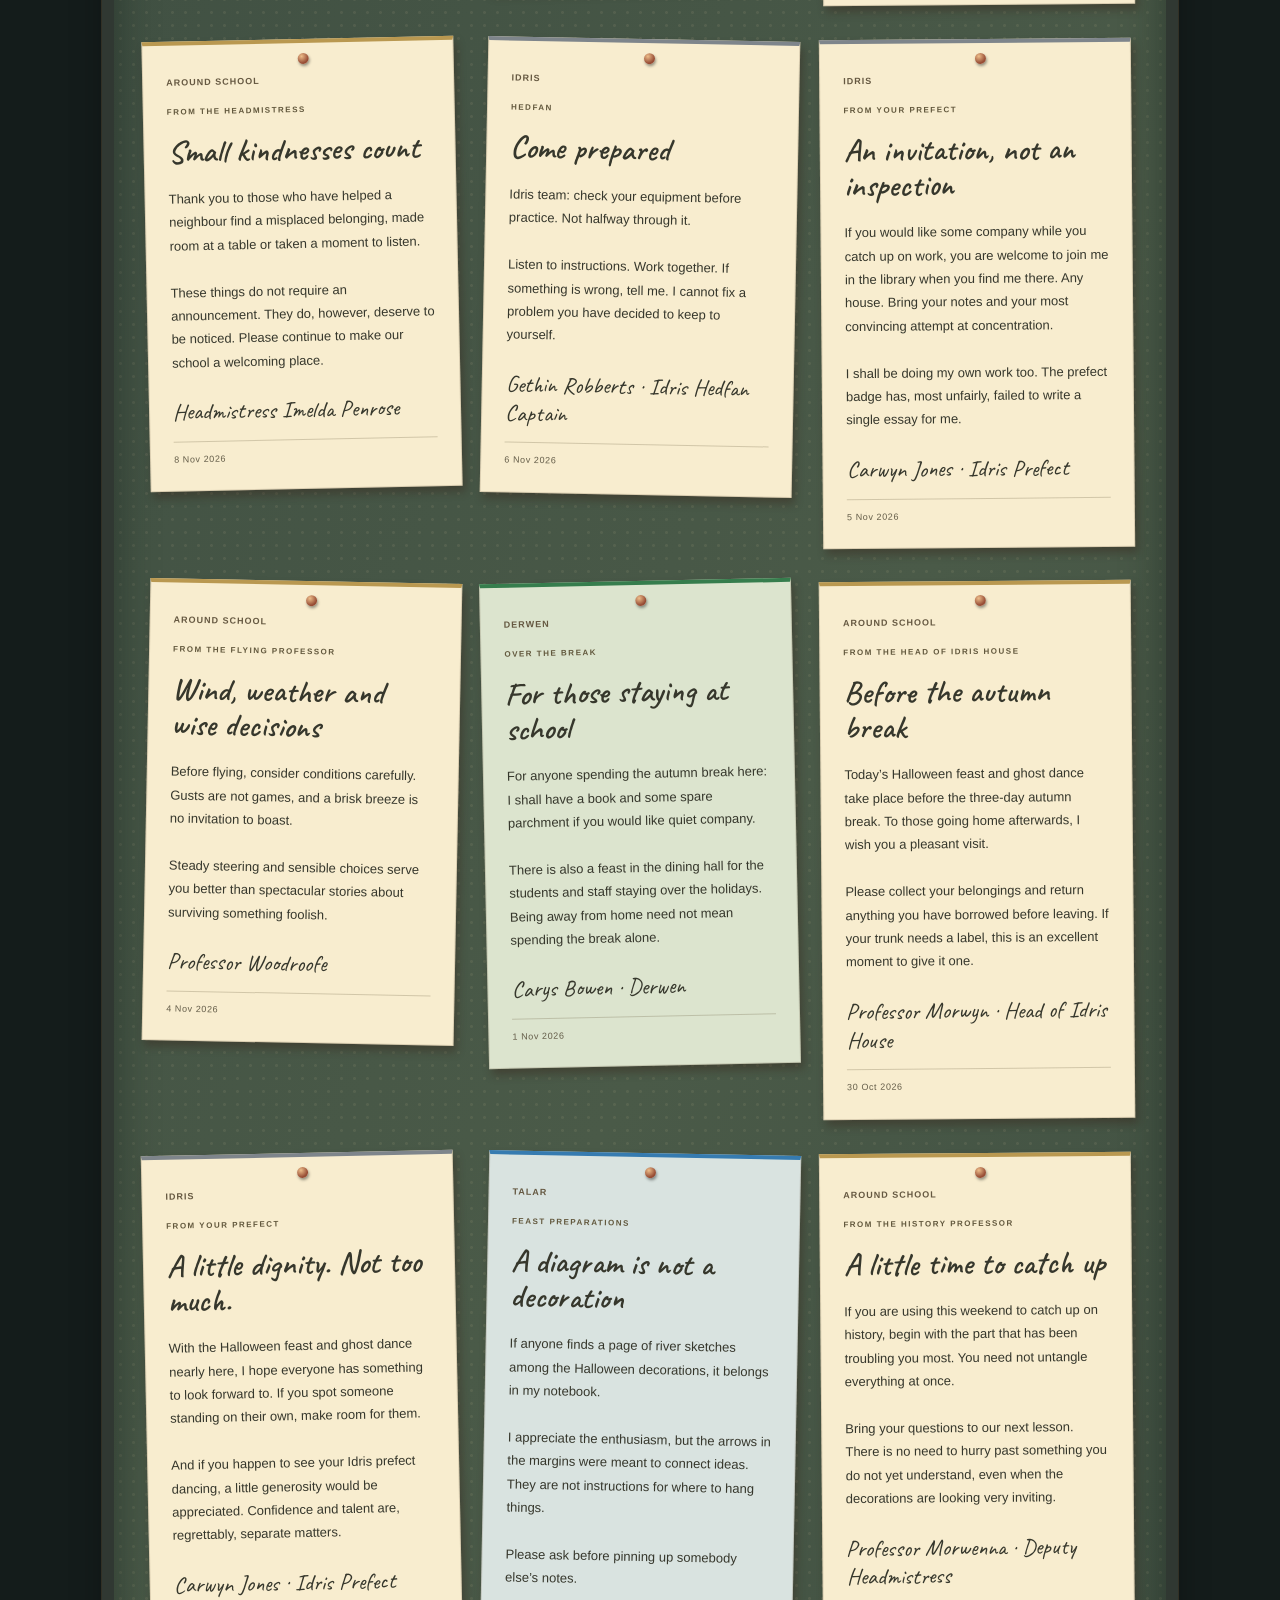
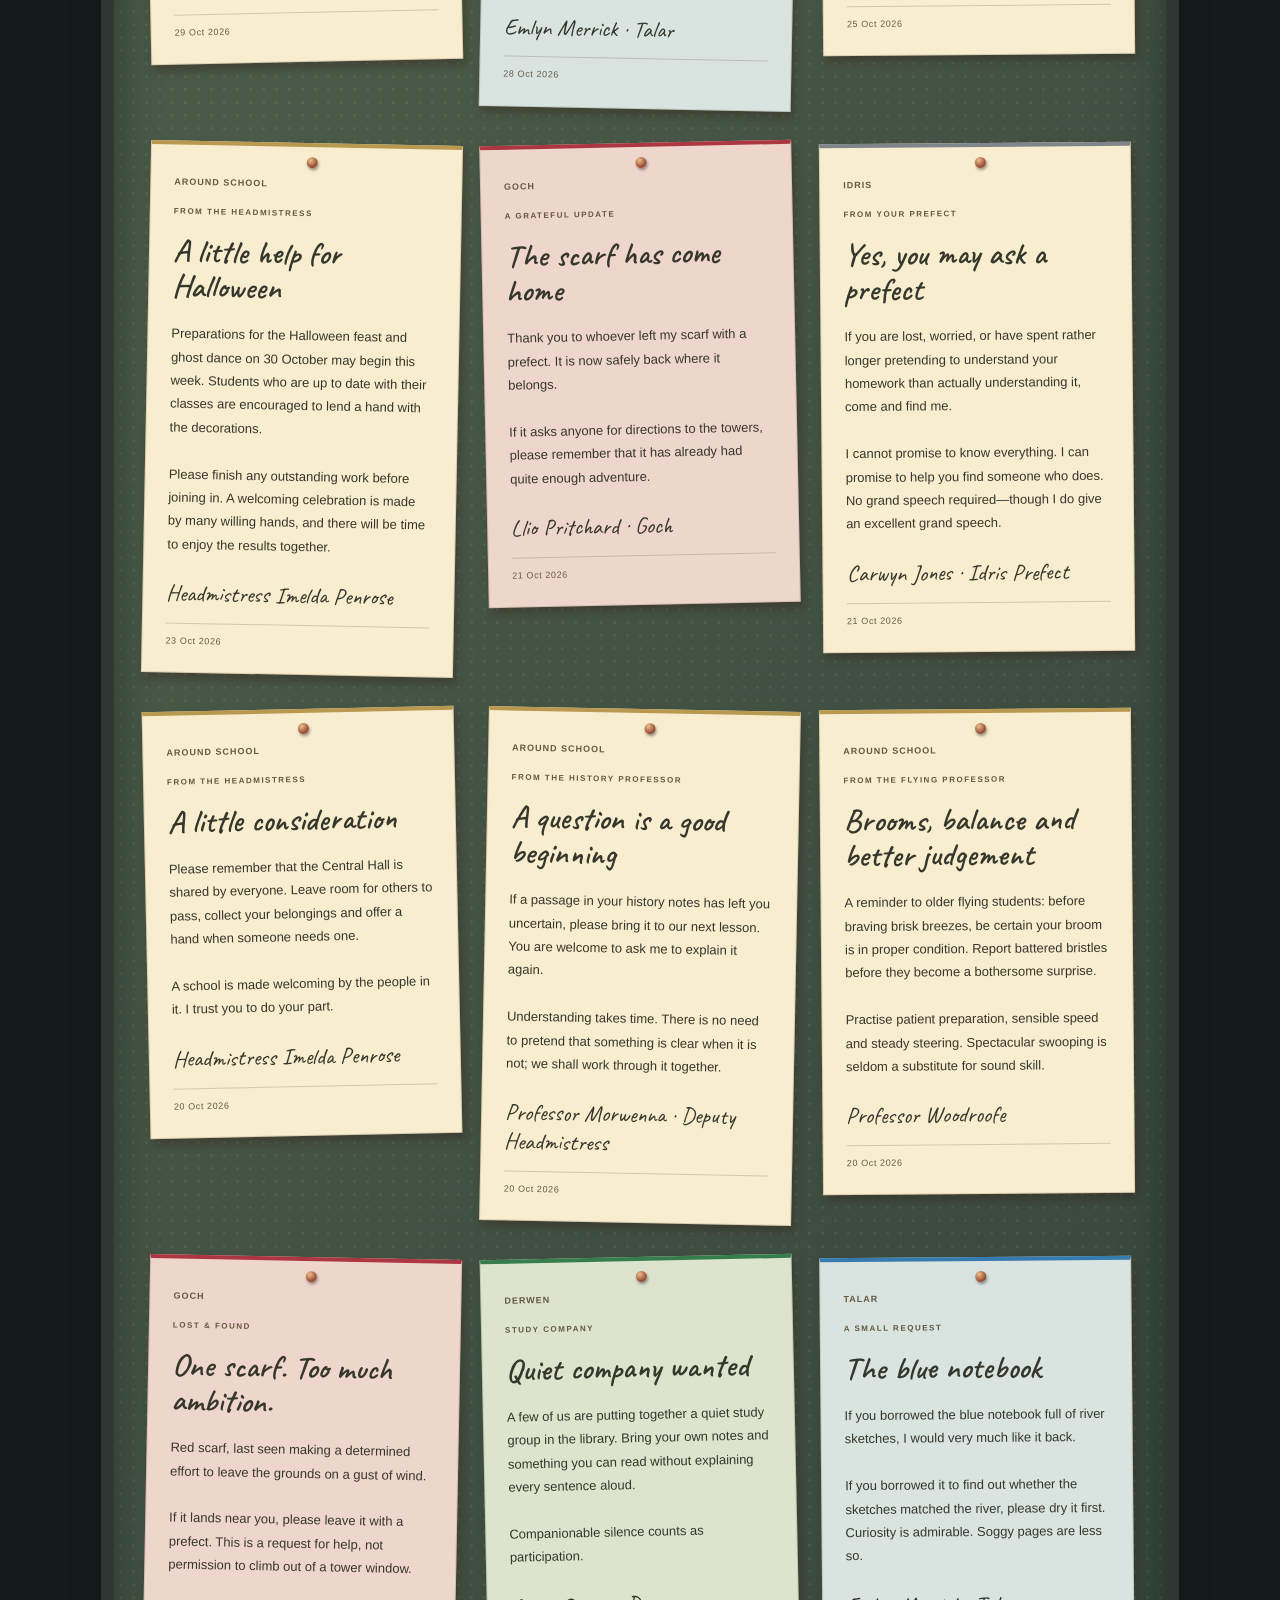
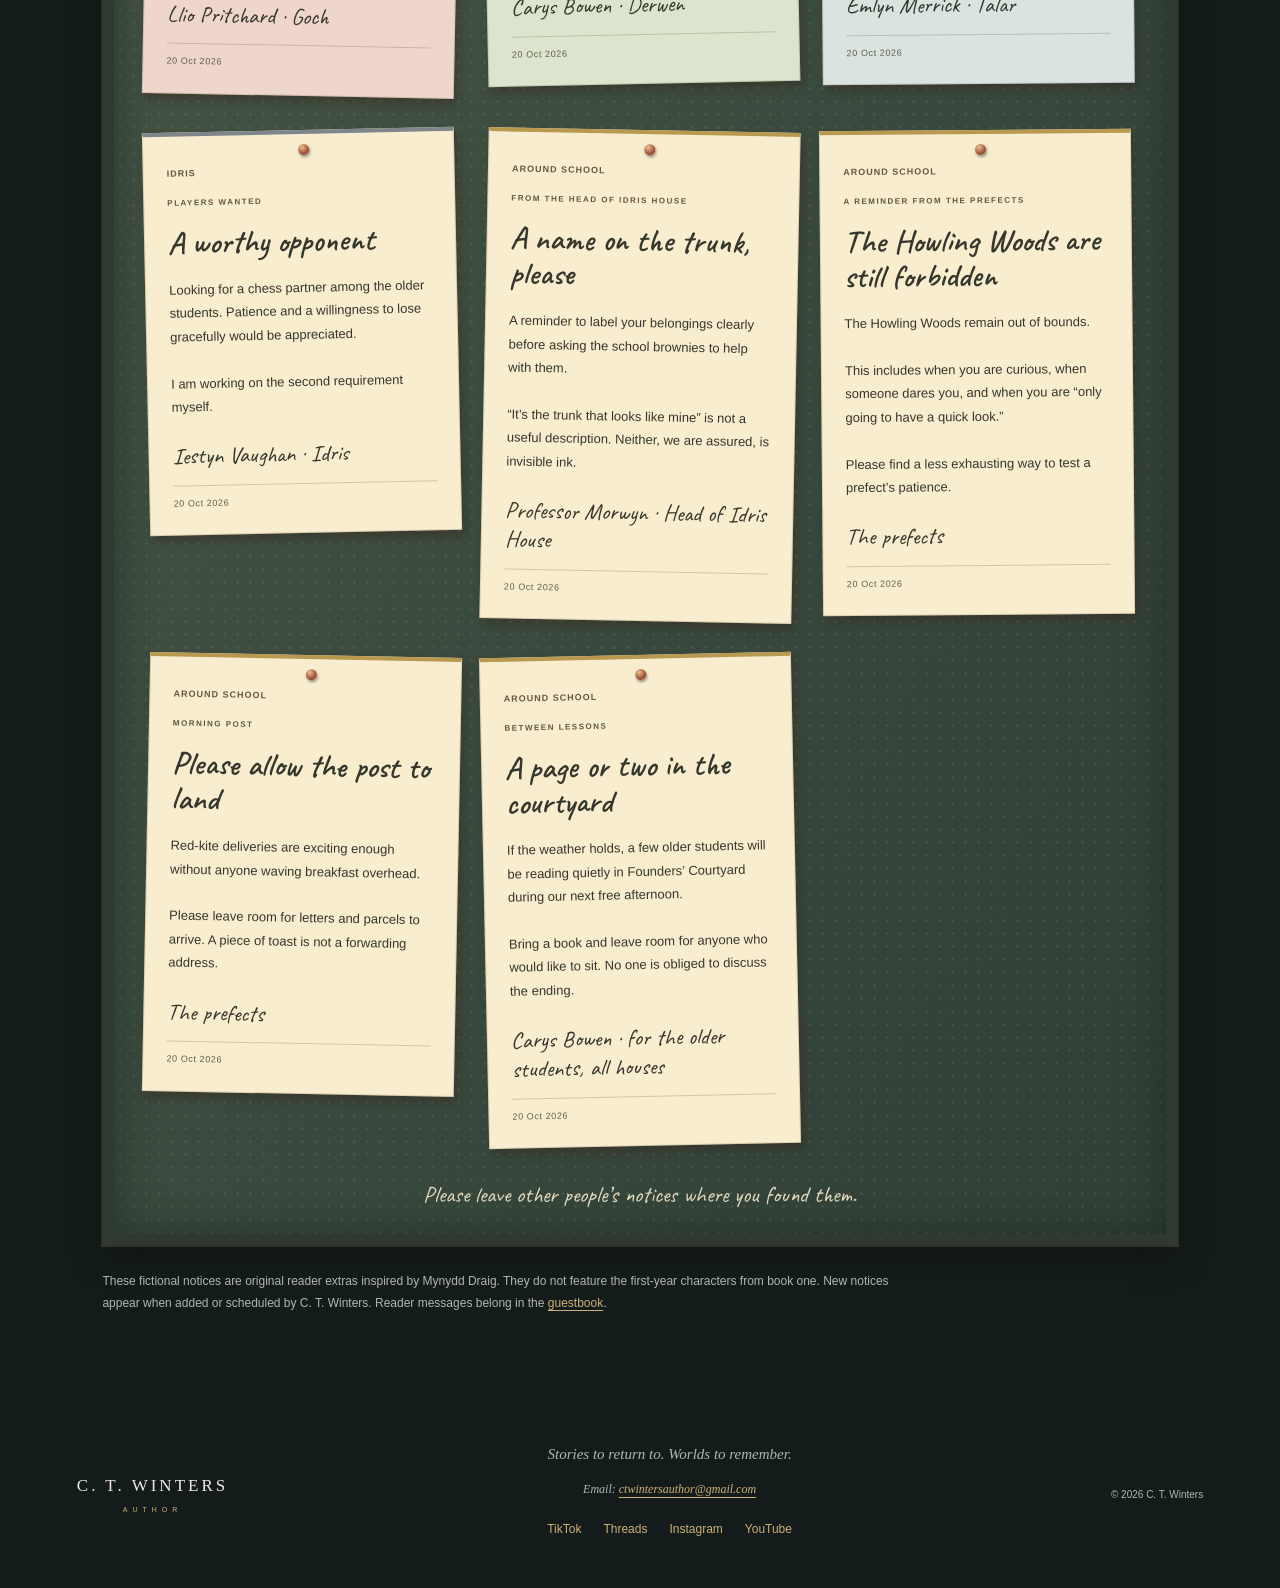
<file: school-board.html>
<!doctype html>
<html lang="en"><head><meta charset="utf-8"><meta name="viewport" content="width=device-width, initial-scale=1"><meta name="description" content="Read Mynydd Draig’s student noticeboard: house messages, study invitations, lost belongings and reminders from the prefects, without book-one first-year spoilers."><title>Mynydd Draig Student Noticeboard | C. T. Winters</title><link rel="stylesheet" href="styles.css?v=contact-email"><link rel="stylesheet" href="cedar-board.css"><link rel="stylesheet" href="school-board.css"><script src="script.js" defer></script><script src="school-posting-calendar.js" defer></script><script src="school-annual-notices.js" defer></script><script src="school-board.js?v=annual-penrose" defer></script></head>
<body class="school-board-page">  <header class="site-header">
    <a class="wordmark" href="index.html#home" aria-label="C. T. Winters home">C. T. WINTERS<span>AUTHOR</span></a>
    <button class="menu-toggle" aria-controls="navigation" aria-expanded="false">Menu</button>
    <nav id="navigation" aria-label="Main navigation">
      <a href="index.html#about">About</a><a href="index.html#books">Books</a><a href="index.html#worlds">Series & lore</a><a href="index.html#reader-extras">Reader extras</a><a href="index.html#news">News</a><a href="index.html#socials">Socials</a><a class="nav-buy" href="index.html#shop">Find your next read <span aria-hidden="true">↗</span></a>
    </nav>
  </header>
<main>
<section class="board-intro section"><a class="text-link" href="index.html#reader-extras">← Back to reader extras</a><div class="school-board-heading"><div><p class="eyebrow">BETWEEN LESSONS AT MYNYDD DRAIG</p><h1>The student<br>noticeboard.</h1><p>House messages, misplaced belongings and a few patient reminders. A glimpse of school life through the notes left by older students and the school office.</p></div><img src="assets/mynydd-school-crest.png?v=inward-animals" alt="Mynydd Draig school crest" width="1197" height="1315"></div><div class="board-intro-links"><a class="text-link" href="mynydd-draig.html">Explore the school →</a><a class="text-link" href="sorting-quiz.html">Find your house →</a></div></section>
<section class="noticeboard-section section" aria-labelledby="noticeboard-heading"><header class="board-header"><div><p class="eyebrow">MESSAGES FROM ACROSS THE FOUR HOUSES</p><h2 id="noticeboard-heading">What’s pinned up?</h2></div><p id="board-status" role="status">Opening the noticeboard…</p></header><div class="school-board-filters" role="group" aria-label="Filter notices by house"><button type="button" data-house-filter="all" aria-pressed="true" disabled>All notices</button><button type="button" data-house-filter="goch" aria-pressed="false" disabled>Goch</button><button type="button" data-house-filter="derwen" aria-pressed="false" disabled>Derwen</button><button type="button" data-house-filter="talar" aria-pressed="false" disabled>Talar</button><button type="button" data-house-filter="idris" aria-pressed="false" disabled>Idris</button><button type="button" data-house-filter="school" aria-pressed="false" disabled>Around school</button></div><div class="cork-frame"><div id="school-notices" class="cedar-notices" aria-live="polite"></div><p class="board-housekeeping">Please leave other people’s notices where you found them.</p></div><noscript><p class="board-noscript">Enable JavaScript to read and filter the school notices.</p></noscript><p class="board-fiction-note">These fictional notices are original reader extras inspired by Mynydd Draig. They do not feature the first-year characters from book one. New notices appear when added or scheduled by C. T. Winters. Reader messages belong in the <a href="guestbook.html">guestbook</a>.</p></section>
</main>  <footer><a class="wordmark" href="index.html#home">C. T. WINTERS<span>AUTHOR</span></a><div class="footer-community"><p>Stories to return to. Worlds to remember.</p><p class="footer-contact">Email: <a href="mailto:ctwintersauthor@gmail.com">ctwintersauthor@gmail.com</a></p><div class="social-links" role="group" aria-label="Follow C. T. Winters"><a href="https://www.tiktok.com/@c.t.wintersauthor" target="_blank" rel="noopener noreferrer" aria-label="TikTok (opens in a new tab)">TikTok</a><a href="https://www.threads.com/@c.t.wintersauthor" target="_blank" rel="noopener noreferrer" aria-label="Threads (opens in a new tab)">Threads</a><a href="https://www.instagram.com/ctwintersauthor/" target="_blank" rel="noopener noreferrer" aria-label="Instagram (opens in a new tab)">Instagram</a><a href="https://www.youtube.com/@ctwintersauthor" target="_blank" rel="noopener noreferrer" aria-label="YouTube (opens in a new tab)">YouTube</a></div></div><span>© <span id="year">2026</span> C. T. Winters</span></footer>
</body></html>
</file>
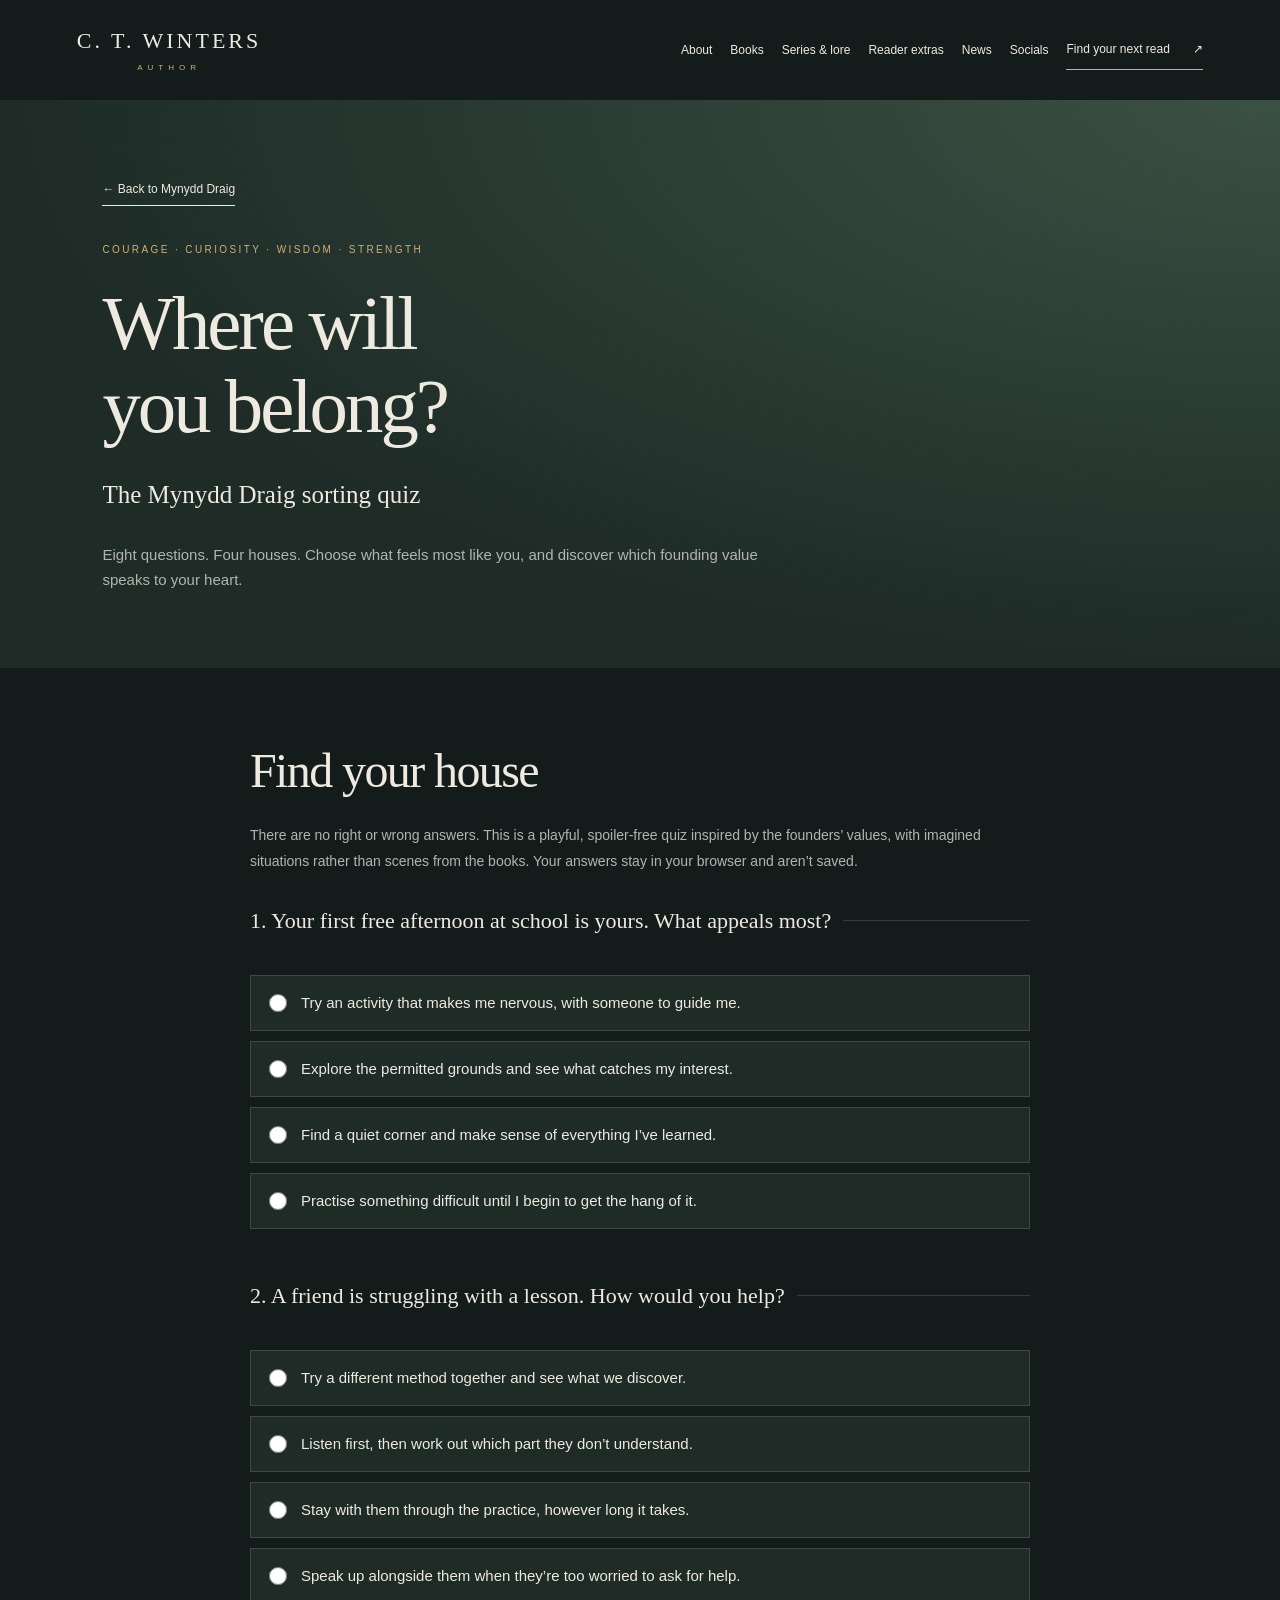
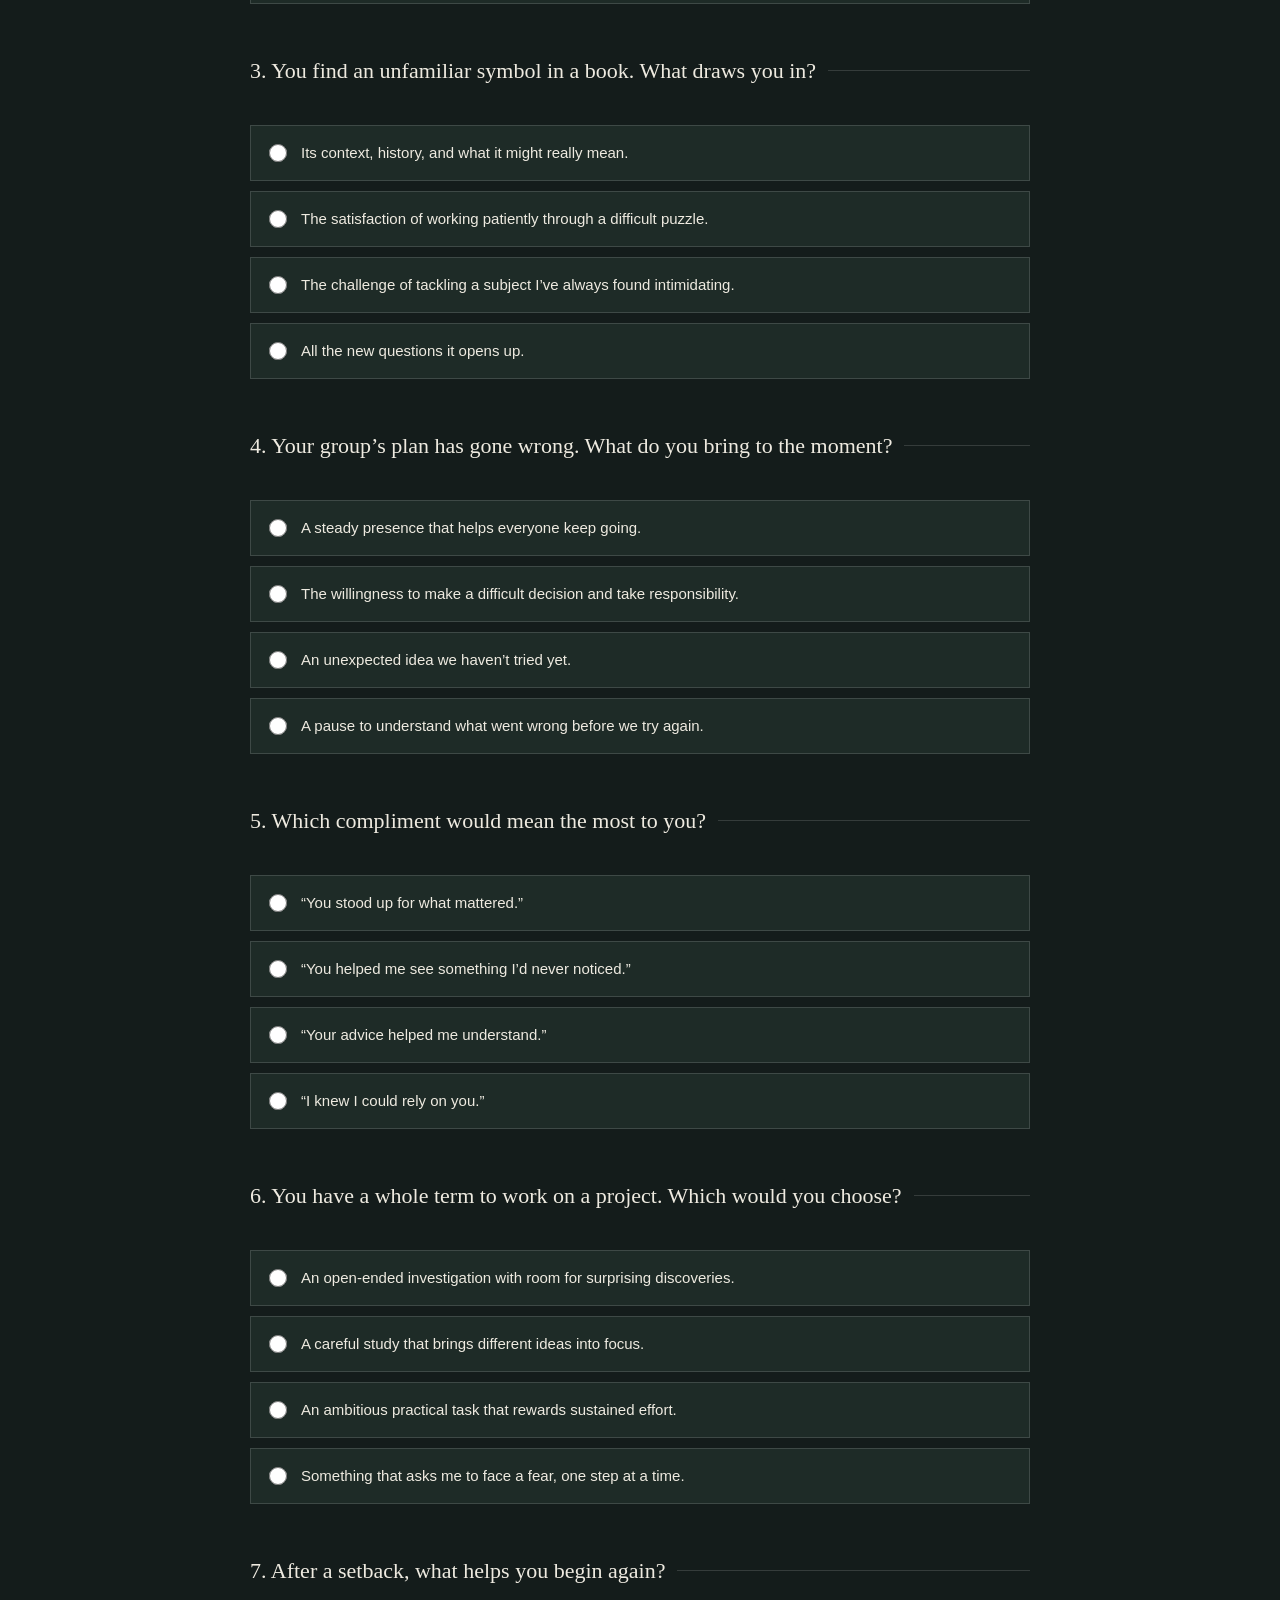
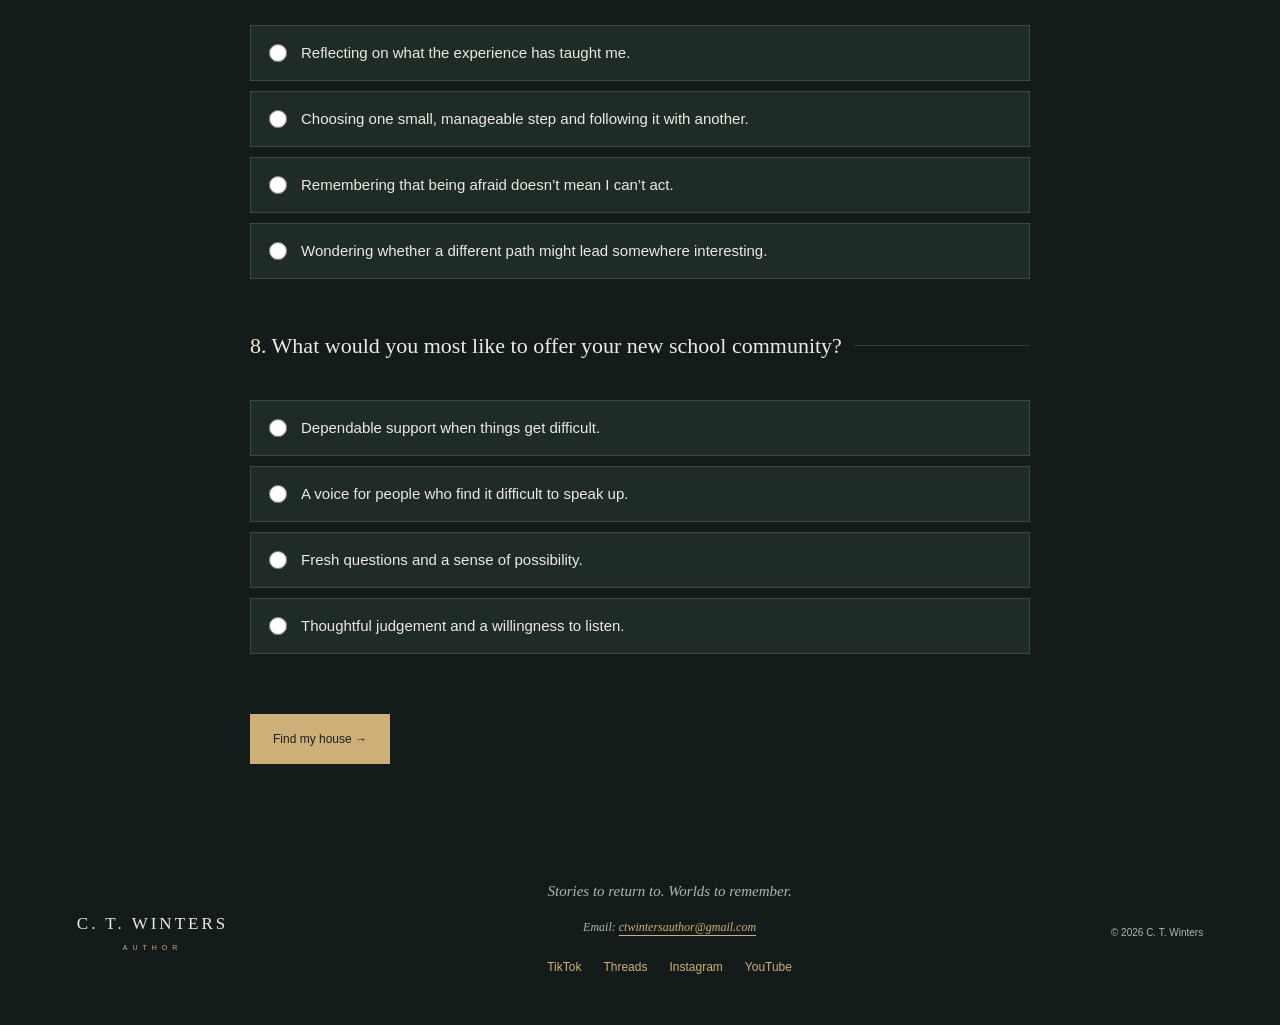
<file: sorting-quiz.html>
<!doctype html>
<html lang="en">
<head>
<meta charset="utf-8"><meta name="viewport" content="width=device-width, initial-scale=1">
<meta name="description" content="Find your Mynydd Draig house with a spoiler-free sorting quiz: Goch, Talar, Derwen, or Idris.">
<title>Find your house | Mynydd Draig | C. T. Winters</title>
<link rel="stylesheet" href="styles.css?v=contact-email"><link rel="stylesheet" href="sorting-quiz.css?v=share-results">
<script src="script.js" defer></script><script src="sorting-quiz.js?v=share-results" defer></script>
</head>
<body class="lore-page">
  <header class="site-header">
    <a class="wordmark" href="index.html#home" aria-label="C. T. Winters home">C. T. WINTERS<span>AUTHOR</span></a>
    <button class="menu-toggle" aria-controls="navigation" aria-expanded="false">Menu</button>
    <nav id="navigation" aria-label="Main navigation">
      <a href="index.html#about">About</a><a href="index.html#books">Books</a><a href="index.html#worlds">Series & lore</a><a href="index.html#reader-extras">Reader extras</a><a href="index.html#news">News</a><a href="index.html#socials">Socials</a><a class="nav-buy" href="index.html#shop">Find your next read <span aria-hidden="true">↗</span></a>
    </nav>
  </header>
<main>
<section class="lore-hero section"><a class="text-link" href="mynydd-draig.html#school-houses">← Back to Mynydd Draig</a><p class="eyebrow">COURAGE · CURIOSITY · WISDOM · STRENGTH</p><h1>Where will<br>you belong?</h1><p class="lore-tagline">The Mynydd Draig sorting quiz</p><p>Eight questions. Four houses. Choose what feels most like you, and discover which founding value speaks to your heart.</p></section>
<section class="quiz-section section" aria-labelledby="quiz-heading"><div class="quiz-container">
<h2 id="quiz-heading">Find your house</h2><p class="quiz-intro">There are no right or wrong answers. This is a playful, spoiler-free quiz inspired by the founders’ values, with imagined situations rather than scenes from the books. Your answers stay in your browser and aren’t saved.</p>
<noscript><p>Turn on JavaScript to take the quiz, or <a href="mynydd-draig.html#school-houses">read about all four houses</a>.</p></noscript>
<form id="sorting-form"><div id="quiz-questions"></div><button class="button quiz-submit" type="submit" disabled>Find my house →</button></form>
<form id="tie-form" hidden aria-labelledby="tie-heading"><h2 id="tie-heading" tabindex="-1">More than one house calls to you.</h2><p>Your answers gave these houses an equal score. Choose the value you most want to carry with you.</p><fieldset id="tie-options"><legend>What matters most to you?</legend></fieldset><button class="button" type="submit">Reveal my house →</button></form>
<section id="quiz-result" class="quiz-result" hidden aria-labelledby="result-heading"><p id="result-kicker" class="eyebrow">YOUR HOUSE</p><h2 id="result-heading" tabindex="-1"></h2><img id="result-shield" class="result-shield" width="2480" height="3508" alt="" hidden><p id="result-value" class="result-value"></p><p id="result-description"></p><dl class="result-details"><dt>Founder</dt><dd id="result-founder"></dd><dt>Robe piping</dt><dd id="result-colour"></dd><dt>House animal</dt><dd id="result-animal"></dd></dl><p class="quiz-intro">All four values have a place at Mynydd Draig. This result reflects your choices today—it doesn’t define everything you are.</p><div class="result-sharing" aria-label="Share your house"><h3>Share your house</h3><p>Invite friends to discover where they belong, or save a shield card to post on your socials.</p><div class="result-share-actions"><button id="share-result" class="button" type="button" hidden>Share result</button><button id="copy-result" class="share-secondary" type="button">Copy result &amp; link</button><button id="download-result" class="share-secondary" type="button">Save result image</button></div><p id="share-status" class="share-status" role="status" aria-live="polite"></p><div id="manual-share" hidden><label for="share-copy-text">Select and copy your result:</label><textarea id="share-copy-text" readonly rows="5"></textarea></div></div><a class="text-link" href="mynydd-draig.html#school-houses">Explore the four houses →</a></section>
<button id="quiz-reset" class="quiz-reset" type="button" hidden>Take the quiz again</button>
</div></section>
</main>
  <footer><a class="wordmark" href="index.html#home">C. T. WINTERS<span>AUTHOR</span></a><div class="footer-community"><p>Stories to return to. Worlds to remember.</p><p class="footer-contact">Email: <a href="mailto:ctwintersauthor@gmail.com">ctwintersauthor@gmail.com</a></p><div class="social-links" role="group" aria-label="Follow C. T. Winters"><a href="https://www.tiktok.com/@c.t.wintersauthor" target="_blank" rel="noopener noreferrer" aria-label="TikTok (opens in a new tab)">TikTok</a><a href="https://www.threads.com/@c.t.wintersauthor" target="_blank" rel="noopener noreferrer" aria-label="Threads (opens in a new tab)">Threads</a><a href="https://www.instagram.com/ctwintersauthor/" target="_blank" rel="noopener noreferrer" aria-label="Instagram (opens in a new tab)">Instagram</a><a href="https://www.youtube.com/@ctwintersauthor" target="_blank" rel="noopener noreferrer" aria-label="YouTube (opens in a new tab)">YouTube</a></div></div><span>© <span id="year">2026</span> C. T. Winters</span></footer>
</body></html>
</file>
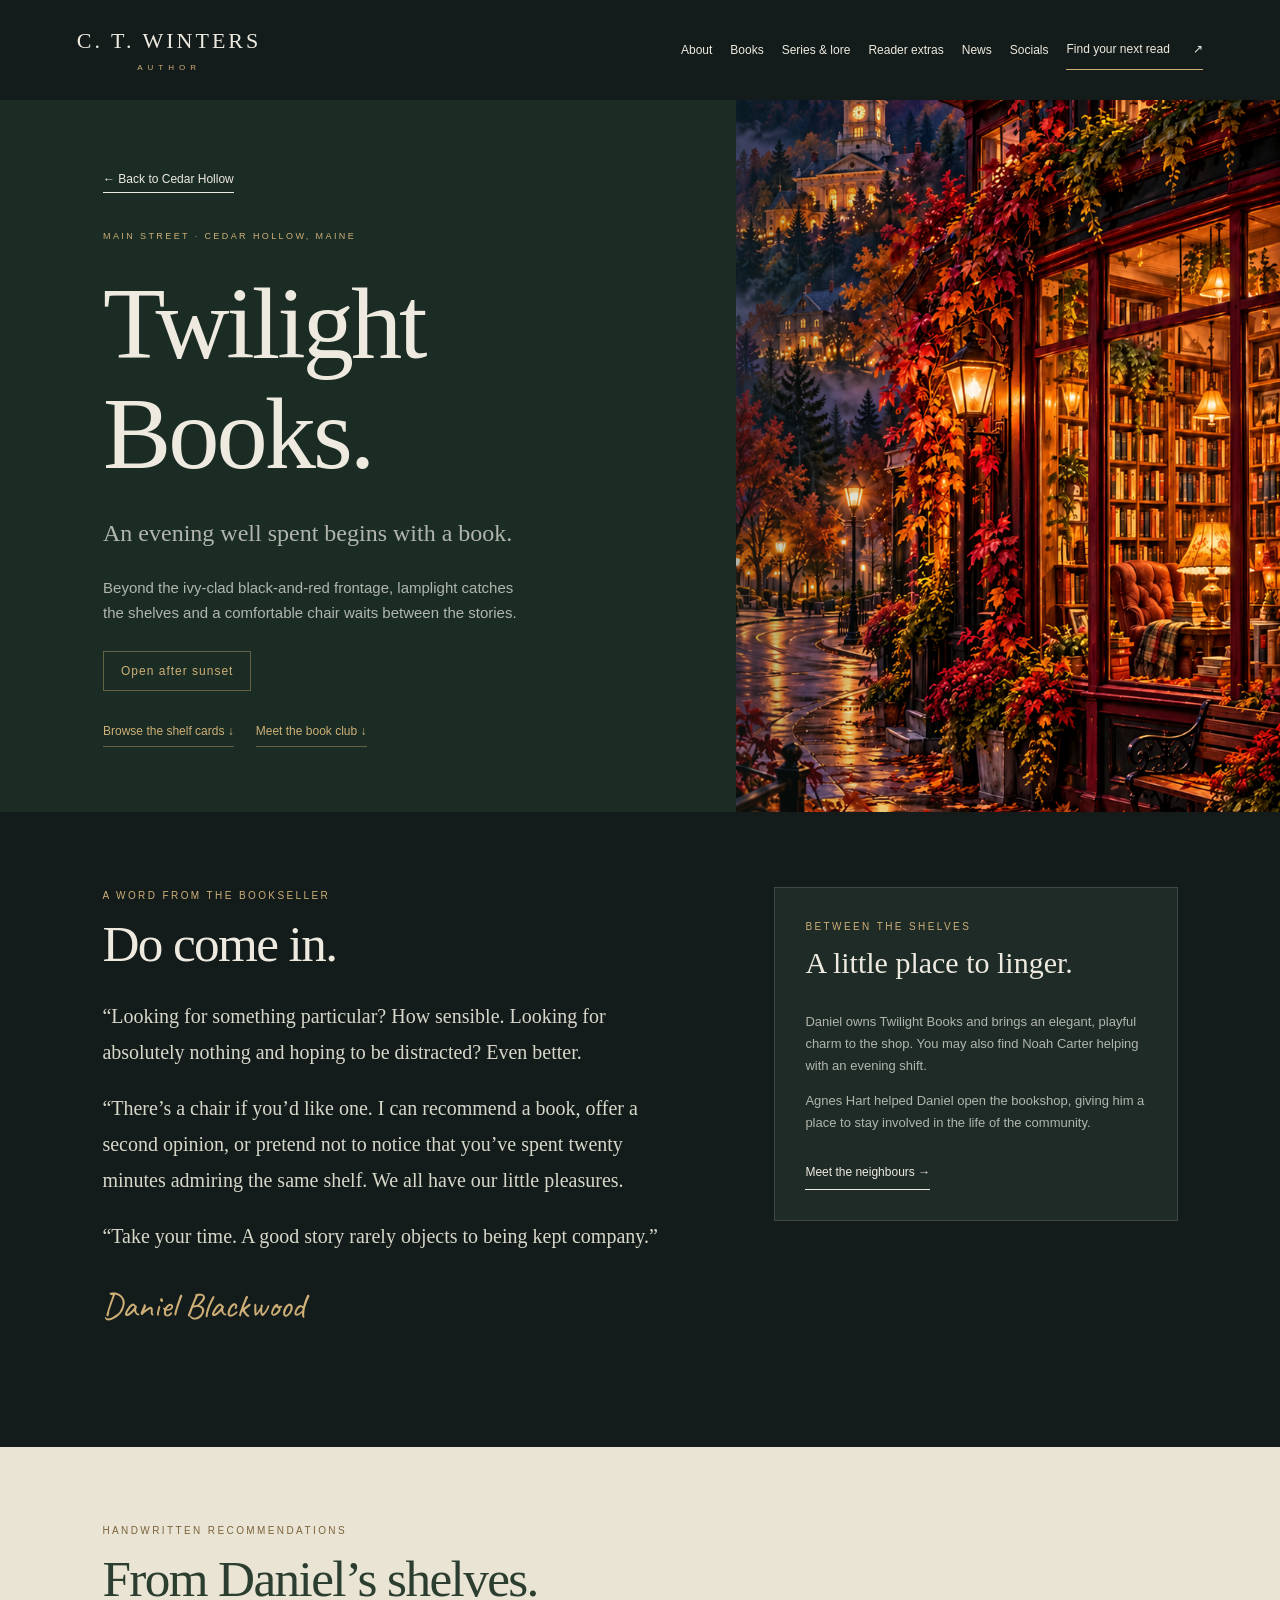
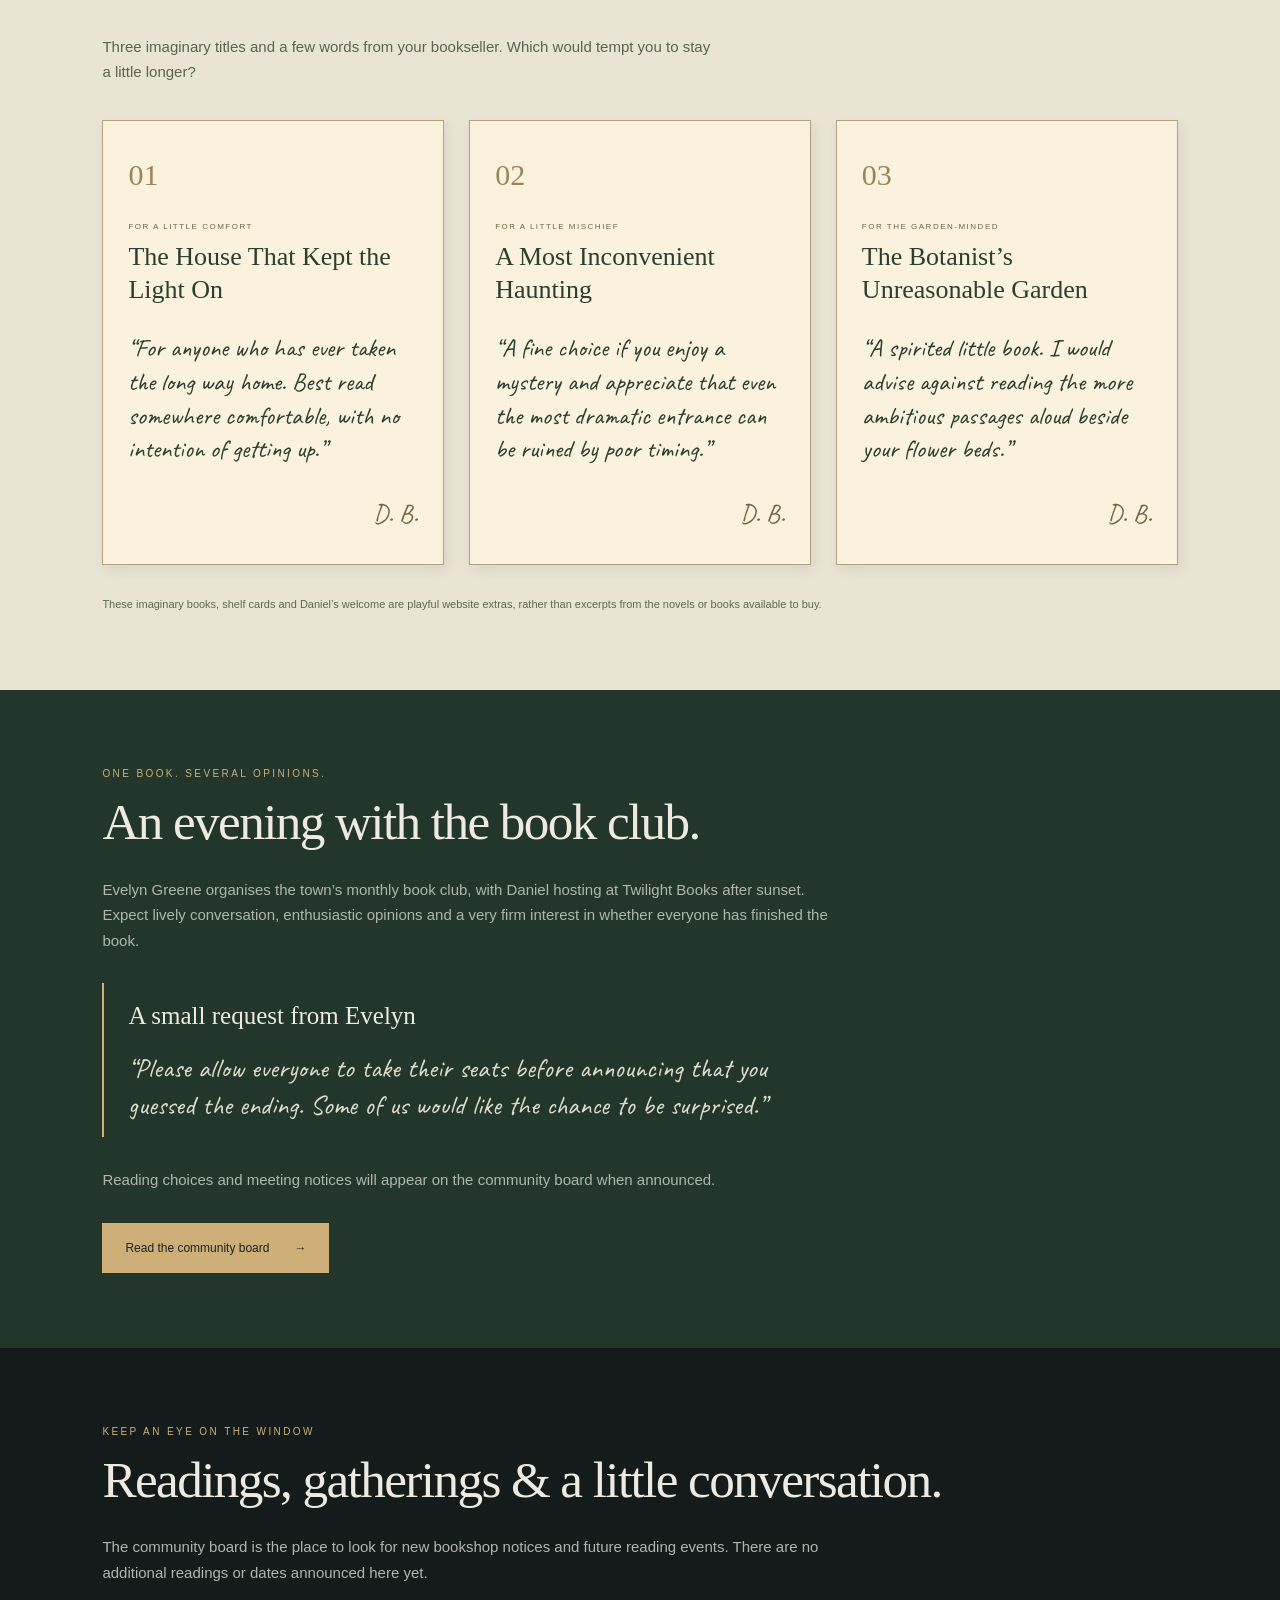
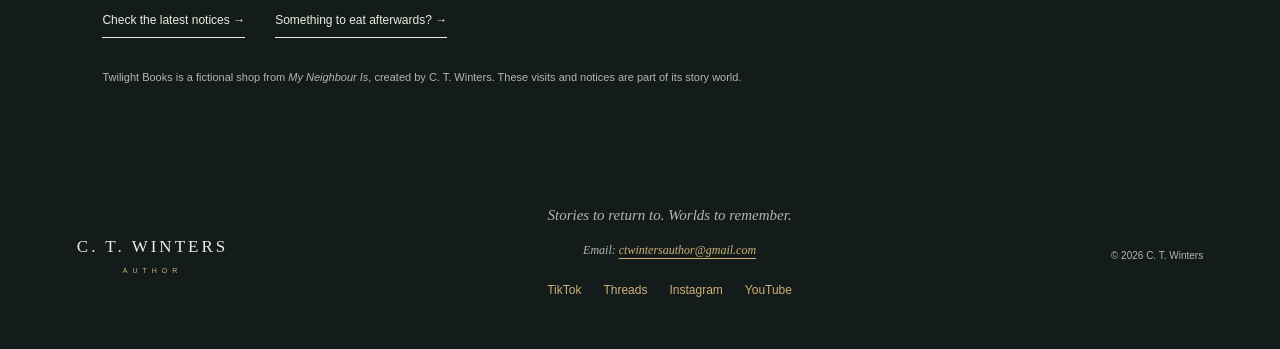
<file: twilight-books.html>
<!doctype html>
<html lang="en"><head><meta charset="utf-8"><meta name="viewport" content="width=device-width, initial-scale=1"><meta name="description" content="Step inside Twilight Books, Daniel Blackwood’s welcoming after-sunset bookshop in Cedar Hollow. Discover shelf cards, Evelyn’s monthly book club and news from the neighbourhood."><title>Twilight Books | Cedar Hollow | C. T. Winters</title><link rel="stylesheet" href="styles.css?v=contact-email"><link rel="stylesheet" href="twilight-books.css"><script src="script.js" defer></script></head>
<body class="twilight-page">  <header class="site-header">
    <a class="wordmark" href="index.html#home" aria-label="C. T. Winters home">C. T. WINTERS<span>AUTHOR</span></a>
    <button class="menu-toggle" aria-controls="navigation" aria-expanded="false">Menu</button>
    <nav id="navigation" aria-label="Main navigation">
      <a href="index.html#about">About</a><a href="index.html#books">Books</a><a href="index.html#worlds">Series & lore</a><a href="index.html#reader-extras">Reader extras</a><a href="index.html#news">News</a><a href="index.html#socials">Socials</a><a class="nav-buy" href="index.html#shop">Find your next read <span aria-hidden="true">↗</span></a>
    </nav>
  </header>
<main>
<section class="twilight-hero"><div class="twilight-hero-copy"><a class="text-link" href="my-neighbour-is.html#cedar-local-favourites">← Back to Cedar Hollow</a><p class="eyebrow">MAIN STREET · CEDAR HOLLOW, MAINE</p><h1>Twilight<br>Books.</h1><p class="twilight-tagline">An evening well spent begins with a book.</p><p>Beyond the ivy-clad black-and-red frontage, lamplight catches the shelves and a comfortable chair waits between the stories.</p><span class="twilight-hours">Open after sunset</span><div class="twilight-hero-links"><a href="#shelf-cards">Browse the shelf cards ↓</a><a href="#book-club">Meet the book club ↓</a></div></div><div class="twilight-hero-art"><img src="assets/twilight-books-window.png?v=final-manuscript" alt="An illustrated black-and-red bookshop with warmly lit bookshelves, a reading chair and autumn leaves outside" width="724" height="2172" fetchpriority="high"></div></section>
<section class="twilight-welcome section" aria-labelledby="daniel-welcome"><div><p class="eyebrow">A WORD FROM THE BOOKSELLER</p><h2 id="daniel-welcome">Do come in.</h2><p>“Looking for something particular? How sensible. Looking for absolutely nothing and hoping to be distracted? Even better.</p><p>“There’s a chair if you’d like one. I can recommend a book, offer a second opinion, or pretend not to notice that you’ve spent twenty minutes admiring the same shelf. We all have our little pleasures.</p><p>“Take your time. A good story rarely objects to being kept company.”</p><p class="twilight-signature">Daniel Blackwood</p></div><aside class="twilight-shop-note"><p class="eyebrow">BETWEEN THE SHELVES</p><h3>A little place to linger.</h3><p>Daniel owns Twilight Books and brings an elegant, playful charm to the shop. You may also find Noah Carter helping with an evening shift.</p><p>Agnes Hart helped Daniel open the bookshop, giving him a place to stay involved in the life of the community.</p><a class="text-link" href="my-neighbour-is.html#cedar-neighbours">Meet the neighbours →</a></aside></section>
<section class="twilight-shelves section" id="shelf-cards" aria-labelledby="shelf-heading"><p class="eyebrow">HANDWRITTEN RECOMMENDATIONS</p><h2 id="shelf-heading">From Daniel’s shelves.</h2><p class="shelf-intro">Three imaginary titles and a few words from your bookseller. Which would tempt you to stay a little longer?</p><div class="twilight-shelf-grid">
<article class="twilight-shelf-card"><span class="shelf-number" aria-hidden="true">01</span><p class="shelf-mood">FOR A LITTLE COMFORT</p><h3>The House That Kept the Light On</h3><p>“For anyone who has ever taken the long way home. Best read somewhere comfortable, with no intention of getting up.”</p><span class="shelf-initial">D. B.</span></article>
<article class="twilight-shelf-card"><span class="shelf-number" aria-hidden="true">02</span><p class="shelf-mood">FOR A LITTLE MISCHIEF</p><h3>A Most Inconvenient Haunting</h3><p>“A fine choice if you enjoy a mystery and appreciate that even the most dramatic entrance can be ruined by poor timing.”</p><span class="shelf-initial">D. B.</span></article>
<article class="twilight-shelf-card"><span class="shelf-number" aria-hidden="true">03</span><p class="shelf-mood">FOR THE GARDEN-MINDED</p><h3>The Botanist’s Unreasonable Garden</h3><p>“A spirited little book. I would advise against reading the more ambitious passages aloud beside your flower beds.”</p><span class="shelf-initial">D. B.</span></article>
</div><p class="twilight-fiction-note">These imaginary books, shelf cards and Daniel’s welcome are playful website extras, rather than excerpts from the novels or books available to buy.</p></section>
<section class="twilight-club section" id="book-club" aria-labelledby="club-heading"><p class="eyebrow">ONE BOOK. SEVERAL OPINIONS.</p><h2 id="club-heading">An evening with the book club.</h2><p>Evelyn Greene organises the town’s monthly book club, with Daniel hosting at Twilight Books after sunset. Expect lively conversation, enthusiastic opinions and a very firm interest in whether everyone has finished the book.</p><div class="twilight-club-note"><h3>A small request from Evelyn</h3><p>“Please allow everyone to take their seats before announcing that you guessed the ending. Some of us would like the chance to be surprised.”</p></div><p>Reading choices and meeting notices will appear on the community board when announced.</p><a class="button" href="cedar-board.html">Read the community board <span aria-hidden="true">→</span></a></section>
<section class="twilight-events section" aria-labelledby="shop-events"><p class="eyebrow">KEEP AN EYE ON THE WINDOW</p><h2 id="shop-events">Readings, gatherings &amp; a little conversation.</h2><p>The community board is the place to look for new bookshop notices and future reading events. There are no additional readings or dates announced here yet.</p><div class="twilight-next-links"><a class="text-link" href="cedar-board.html">Check the latest notices →</a><a class="text-link" href="olive-and-adder.html">Something to eat afterwards? →</a></div><p class="twilight-fiction-note">Twilight Books is a fictional shop from <em>My Neighbour Is</em>, created by C. T. Winters. These visits and notices are part of its story world.</p></section>
</main>  <footer><a class="wordmark" href="index.html#home">C. T. WINTERS<span>AUTHOR</span></a><div class="footer-community"><p>Stories to return to. Worlds to remember.</p><p class="footer-contact">Email: <a href="mailto:ctwintersauthor@gmail.com">ctwintersauthor@gmail.com</a></p><div class="social-links" role="group" aria-label="Follow C. T. Winters"><a href="https://www.tiktok.com/@c.t.wintersauthor" target="_blank" rel="noopener noreferrer" aria-label="TikTok (opens in a new tab)">TikTok</a><a href="https://www.threads.com/@c.t.wintersauthor" target="_blank" rel="noopener noreferrer" aria-label="Threads (opens in a new tab)">Threads</a><a href="https://www.instagram.com/ctwintersauthor/" target="_blank" rel="noopener noreferrer" aria-label="Instagram (opens in a new tab)">Instagram</a><a href="https://www.youtube.com/@ctwintersauthor" target="_blank" rel="noopener noreferrer" aria-label="YouTube (opens in a new tab)">YouTube</a></div></div><span>© <span id="year">2026</span> C. T. Winters</span></footer>
</body></html>
</file>
<file: styles.css>
:root{--bg:#141c1b;--paper:#eeeae0;--muted:#b1b6ad;--gold:#ceaf77;--line:#ffffff24}*{box-sizing:border-box}html{scroll-behavior:smooth;scroll-padding-top:85px}body{margin:0;background:var(--bg);color:var(--paper);font-family:Arial,Helvetica,sans-serif;font-size:15px;line-height:1.7}a{color:inherit;text-decoration:none}button{font:inherit}a:focus-visible,button:focus-visible,summary:focus-visible{outline:2px solid var(--gold);outline-offset:6px}.site-header{height:100px;padding:0 6%;display:flex;align-items:center;justify-content:space-between;background:#141c1b}.wordmark{font-family:Georgia,serif;font-size:22px;letter-spacing:3px;line-height:1.3}.wordmark span{display:block;font-family:Arial,sans-serif;font-size:8px;letter-spacing:5px;text-align:center;margin-top:8px;color:var(--gold)}nav{display:flex;align-items:center;gap:32px;font-size:12px}nav a:hover,.text-link:hover{color:var(--gold)}.nav-buy{border-bottom:1px solid var(--gold);padding:9px 0;margin-left:18px}.nav-buy span{margin-left:20px}.menu-toggle{display:none}.hero{min-height:650px;height:calc(100svh - 100px);max-height:900px;position:relative;overflow:hidden;background:#1d302f}.hero-content{position:relative;padding:100px 8% 130px;z-index:2}.eyebrow,.section-label{font-size:10px;letter-spacing:2.4px;color:var(--gold)}h1,h2,h3,p{margin-top:0}h1,h2,h3{font-family:Georgia,'Times New Roman',serif;font-weight:400}h1{font-size:clamp(58px,6.5vw,100px);line-height:1.08;letter-spacing:-3px;margin:25px 0}h2{font-size:clamp(38px,4vw,58px);line-height:1.16;letter-spacing:-1.6px;margin-bottom:25px}.hero-description{color:#d0d5cc;font-size:15px;line-height:1.9;margin-bottom:34px}.button{display:inline-flex;align-items:center;gap:45px;background:var(--gold);color:#172321;padding:15px 23px;font-size:12px}.button:hover{background:#e0c698}.hero-art{position:absolute;inset:0;background:radial-gradient(ellipse at 74% 35%,#7a91854d,transparent 39%),linear-gradient(90deg,#152422 0%,#1b302b99 50%,#334c48 100%)}.moon{position:absolute;right:20%;top:13%;height:165px;width:165px;border-radius:50%;background:#d4d6b6;box-shadow:0 0 90px #d4d6b62b;opacity:.75}.moon:after{content:'';position:absolute;inset:0;border-radius:50%;background:radial-gradient(circle at 35% 30%,#75877830,transparent 20%),radial-gradient(circle at 65% 60%,#5c736b3b,transparent 35%)}.mountain{position:absolute;bottom:0;right:-8%;width:85%;height:65%;clip-path:polygon(0 100%,10% 71%,20% 76%,37% 33%,46% 45%,60% 4%,70% 37%,80% 26%,100% 75%,100% 100%);background:linear-gradient(120deg,#66807866,#203c37)}.mountain-front{right:-20%;height:50%;width:100%;background:linear-gradient(100deg,#101d1b,#25423d);clip-path:polygon(0 100%,13% 83%,27% 89%,48% 27%,57% 46%,70% 10%,79% 54%,90% 32%,100% 80%,100% 100%)}.horizon{position:absolute;inset:0;background:linear-gradient(90deg,#14231fe6,transparent 75%),linear-gradient(0deg,#131e1c,transparent 24%)}.hero-bottom{position:absolute;bottom:27px;left:8%;right:8%;display:flex;justify-content:space-between;z-index:2;color:#c2c9bd;font-size:9px;letter-spacing:2px}.hero-bottom a span{margin-left:18px}.section{padding:75px 8%}.section-label{display:flex;justify-content:space-between;border-bottom:1px solid var(--line);padding-bottom:20px;margin-bottom:48px;font-size:9px}.small-star{font-size:23px;line-height:1}.about-layout{display:grid;grid-template-columns:1fr 1fr;gap:10%}.about-layout>div{max-width:460px}.about p{color:var(--muted)}.about .lead{color:var(--paper);font-family:Georgia,serif;font-size:25px;line-height:1.5}.placeholder-note{font-size:12px;font-style:italic}.signature{font-family:Georgia,serif;font-size:28px;font-style:italic;color:var(--gold);margin-top:25px}.books{background:#ece9e0;color:#25352e}.books .section-label{border-color:#26362e33;color:#6a6048}.section-heading{display:flex;align-items:center;justify-content:space-between;gap:25px}.text-link{font-size:12px;border-bottom:1px solid;padding-bottom:6px;white-space:nowrap}.section-intro{color:#62685e;max-width:570px;margin-bottom:40px}.book-grid{display:grid;grid-template-columns:1fr 1fr .8fr;column-gap:5%;row-gap:40px}.book-cover{aspect-ratio:3/4;max-width:310px;margin:0 auto 25px;padding:25px;display:flex;flex-direction:column;align-items:center;justify-content:space-between;text-align:center;box-shadow:7px 12px 20px #17251d24;position:relative;border:8px solid #ffffff08;color:#e4d5b1}.book-cover:after{content:'';position:absolute;inset:12px;border:1px solid #c8ad6b66;pointer-events:none}.cover-one{background:radial-gradient(ellipse at 50% 35%,#57736b,#1a3430 65%)}.cover-two{background:radial-gradient(ellipse at 50% 35%,#6f5967,#302832 70%)}.book-cover>span{font-size:9px;letter-spacing:3px}.book-cover strong{font-family:Georgia,serif;font-size:clamp(25px,3vw,43px);line-height:1.15;font-weight:400}.cover-emblem{font-size:64px;line-height:1}.book-meta>span{font-size:8px;letter-spacing:1.8px;color:#776c53}.book-meta h3{font-size:24px;margin:8px 0}.book-meta p{font-size:13px;color:#62685e}.shelf-note{align-self:center;padding:25px 0 25px 22px}.shelf-note>span{color:#9a8052;font-size:30px}.shelf-note h3{font-size:34px;line-height:1.2;margin:25px 0 20px}.shelf-note p{font-size:13px;color:#62685e}.worlds{background:#1e2b27}.worlds-layout{display:grid;grid-template-columns:1fr 1fr;gap:10%;align-items:center}.worlds-layout>div>p:not(.eyebrow){color:var(--muted);max-width:360px}.lore-list details{border-top:1px solid var(--line);padding:25px 0}.lore-list details:last-child{border-bottom:1px solid var(--line)}summary{cursor:pointer;list-style:none;display:flex;align-items:center;justify-content:space-between;gap:20px;font-family:Georgia,serif;font-size:25px}summary::-webkit-details-marker{display:none}summary small{display:block;font:8px Arial,sans-serif;letter-spacing:2px;color:var(--gold);margin-bottom:8px}.expand{font-family:Arial,sans-serif;color:var(--gold);font-size:24px}details[open]>summary>.expand{transform:rotate(45deg)}details p{color:var(--muted);font-size:13px;margin:20px 25px 0 0}.muted{font-size:12px;color:var(--muted)}.news-item{display:grid;grid-template-columns:140px 1fr 60px;gap:25px;padding:28px 0;border-top:1px solid var(--line);border-bottom:1px solid var(--line);margin-top:20px}.news-tag{font-size:9px;letter-spacing:1.5px;color:var(--gold);padding-top:8px}.news-item h3{font-size:27px;margin-bottom:10px}.news-item p{max-width:610px;font-size:14px;color:var(--muted);margin:0}.news-star{font-size:45px;color:var(--gold);align-self:center;text-align:right}.shop{text-align:center;background:#e5e1d6;color:#25352e;padding-top:85px;padding-bottom:85px}.shop .eyebrow{color:#84704c}.shop h2{font-size:60px}.shop p:not(.eyebrow){color:#62685e;font-size:14px}.coming-soon{display:inline-block;border:1px solid #8b81634d;padding:13px 24px;margin-top:15px;font-size:9px;letter-spacing:1.5px}footer{display:flex;justify-content:space-between;align-items:center;gap:25px;padding:40px 6%;font-size:10px;color:var(--muted)}footer .wordmark{color:var(--paper);font-size:17px}footer p{margin:0;font-family:Georgia,serif;font-size:15px;font-style:italic}footer .wordmark span{font-size:7px}@media(min-width:1600px){.section{padding-left:max(8%,calc((100% - 1300px)/2));padding-right:max(8%,calc((100% - 1300px)/2))}}@media(max-width:760px){.site-header{height:85px}.wordmark{font-size:19px}.menu-toggle{display:block;background:transparent;color:var(--paper);border:1px solid var(--line);padding:6px 14px;font-size:12px}nav{display:none;position:absolute;top:85px;left:0;right:0;background:#141c1b;padding:25px 8%;z-index:10;flex-direction:column;align-items:flex-start;gap:20px}nav.open{display:flex}.nav-buy{margin-left:0}.hero{min-height:640px;height:calc(90svh - 85px)}.hero-content{padding-top:95px}.hero h1{font-size:62px}.moon{right:8%;top:10%;width:110px;height:110px;opacity:.45}.hero-description{font-size:14px;max-width:310px}.hero-bottom{font-size:7px;letter-spacing:1px}.section{padding:50px 7%}.section-label{margin-bottom:32px;font-size:8px;letter-spacing:1.5px}.section-label>span:last-child:not(.small-star){max-width:130px;text-align:right}.about-layout,.worlds-layout{grid-template-columns:1fr;gap:22px}.about h2 br{display:none}.section-heading{align-items:flex-start}.section-heading h2{font-size:37px}.section-heading .text-link{margin-top:12px}.book-grid{grid-template-columns:1fr 1fr;gap:25px 20px}.book-cover{padding:20px 12px;aspect-ratio:3/4.5}.book-cover strong{font-size:27px}.book-cover>span{font-size:7px;letter-spacing:1px}.cover-emblem{font-size:45px}.shelf-note{grid-column:1/-1;padding:12px 0}.shelf-note h3{margin:10px 0;font-size:28px}.shelf-note h3 br{display:none}.shelf-note>span{float:right}.book-meta h3{font-size:21px}.worlds h2{font-size:43px}.worlds h2 br:last-child{display:none}.news-item{grid-template-columns:1fr;gap:12px}.news-star{display:none}.news-item h3{font-size:25px}.shop h2{font-size:49px}footer{flex-direction:column;text-align:center;gap:22px}h1{letter-spacing:-2px}}@media(prefers-reduced-motion:reduce){html{scroll-behavior:auto}}

/* Display original cover artwork in full, without cropping. */
.book-artwork{display:block;width:100%;height:auto;max-width:310px;margin:0 auto 25px;box-shadow:7px 12px 20px #17251d24}

.footer-community{text-align:center}
.social-links{display:flex;flex-wrap:wrap;justify-content:center;gap:8px 22px;margin-top:12px;font-size:12px;color:var(--gold)}
.social-links a{padding:8px 0;text-underline-offset:5px}
.social-links a:hover{text-decoration:underline}


.school-lore-entry{margin-top:28px;padding-top:24px;border-top:1px solid var(--line)}
.school-lore-entry h3{font-size:24px;line-height:1.3;margin-bottom:14px;color:var(--gold)}
.lore-list .school-lore-entry p{margin:12px 0 0}

.school-lore-entry h4{font-family:Georgia,serif;font-weight:400;font-size:19px;line-height:1.4;margin:24px 0 8px;color:var(--paper)}

.founder-list{margin:0}
.founder-list dt{font-family:Georgia,serif;font-size:19px;color:var(--paper);margin-top:20px}
.founder-list dd{margin:4px 0 0;color:var(--muted);font-size:13px}

.house-list{margin:20px 0 0}
.house-list dt{display:flex;align-items:center;gap:10px;font-family:Georgia,serif;font-size:19px;color:var(--paper);margin-top:20px}
.house-list dd{margin:4px 0 0 24px;color:var(--muted);font-size:13px}
.house-colour{display:inline-block;width:14px;height:14px;flex-shrink:0;border-radius:50%;border:1px solid #ffffff60}
.house-goch{background:#cc4e54}.house-talar{background:#518fd4}.house-derwen{background:#5baf7c}.house-idris{background:#a5a8ac}

.lore-list .house-room{padding:20px 0;margin:0;border-top:1px solid var(--line)}
.lore-list .house-room:first-of-type{margin-top:22px}
.lore-list .house-room summary{font-size:21px}

.news-item .news-body{white-space:pre-wrap;overflow-wrap:anywhere}
.news-status{color:var(--muted);font-size:13px}

.socials{background:#1e2b27}
.socials-intro{color:var(--muted);max-width:600px;margin-bottom:32px}
.social-post-grid{display:grid;grid-template-columns:repeat(3,minmax(0,1fr));gap:24px}
.social-post{min-width:0}
.social-post h3{font-size:25px;margin-bottom:16px}
.social-embed{background:#fff;border-radius:8px;overflow:hidden;margin-bottom:20px}
.social-embed iframe{display:block;border:0;width:100%;height:600px}
.social-post>.text-link{display:inline-block;white-space:normal}
.socials-note{color:var(--muted);font-size:12px;max-width:680px;margin:30px 0 0}
.visually-hidden{position:absolute;width:1px;height:1px;padding:0;margin:-1px;overflow:hidden;clip:rect(0,0,0,0);white-space:nowrap;border:0}
@media(min-width:761px) and (max-width:1150px){.social-post-grid{grid-template-columns:repeat(2,minmax(0,1fr))}.site-header nav{gap:18px}.site-header .nav-buy{margin-left:0}}
@media(max-width:760px){.social-post-grid{grid-template-columns:minmax(0,1fr);gap:36px}}

.worlds-intro{color:var(--muted);max-width:600px;margin-bottom:30px}
.series-lore-grid{display:grid;grid-template-columns:repeat(2,minmax(0,1fr));gap:28px}
.series-lore-card{padding:32px;border:1px solid var(--line);background:#14201b}
.series-lore-card h3{font-size:34px;line-height:1.2;margin-bottom:18px}
.series-lore-card>p:not(.eyebrow){color:var(--muted);margin-bottom:25px}
.series-lore-card .button{gap:20px}
.lore-hero{background:radial-gradient(ellipse at top right,#3b5143,#1e2b27 70%);padding-bottom:60px}
.lore-hero>.text-link{display:inline-block;margin-bottom:35px}
.lore-hero h1{font-size:clamp(48px,6vw,80px);overflow-wrap:anywhere}
.lore-hero>p:not(.eyebrow){max-width:660px;color:var(--muted)}
.lore-hero .lore-tagline{font-family:Georgia,serif;font-size:25px;color:var(--paper)!important}
.lore-layout{display:grid;grid-template-columns:220px minmax(0,1fr);gap:65px;align-items:start}
.lore-sidebar{position:sticky;top:25px}
nav.lore-contents{display:flex;position:static;flex-direction:column;align-items:stretch;gap:0;background:transparent;padding:0;font-size:13px}
.lore-contents a{display:block;padding:10px 0;border-bottom:1px solid var(--line)}
.lore-content{min-width:0;max-width:800px}
.lore-content>.school-lore-entry:first-of-type{border-top:0;margin-top:0;padding-top:0}
.lore-content .school-lore-entry{margin-top:50px;padding-top:35px}
.lore-content .school-lore-entry h2{font-size:34px;letter-spacing:-.7px;color:var(--gold);margin-bottom:20px}
.lore-content p{color:var(--muted);font-size:15px;line-height:1.85}
.lore-content .house-room p{font-size:14px}
.lore-content .lore-spoiler-note{font-size:12px;margin-top:40px;padding-top:24px;border-top:1px solid var(--line)}
.lore-next{display:flex;flex-wrap:wrap;justify-content:space-between;gap:25px;border-top:1px solid var(--line)}
@media(max-width:760px){.series-lore-grid,.lore-layout{grid-template-columns:minmax(0,1fr)}.series-lore-card{padding:25px}.lore-layout{gap:35px}.lore-sidebar{position:static}.lore-contents a{padding:12px 0}.lore-hero h1{letter-spacing:-1px}.lore-content .school-lore-entry h2{font-size:30px}}

.writing{background:#1e2b27}
.writing-intro{max-width:660px;color:var(--muted);margin-bottom:32px}
.writing-projects{display:grid;grid-template-columns:repeat(var(--writing-columns,3),minmax(0,1fr));gap:24px}
.writing-project{display:flex;flex-direction:column;min-width:0;border:1px solid var(--line);padding:28px;background:#14201b}
.writing-project h3{font-size:27px;line-height:1.25;margin-bottom:18px;min-height:2.5em}
.writing-project>p:not(.eyebrow){color:var(--muted);font-size:14px}
.project-progress{margin-top:auto;padding:24px 0;border-top:1px solid var(--line)}
.milestone-number{display:block;font-family:Georgia,serif;font-size:72px;line-height:1.1;color:var(--gold)}
.project-progress .milestone-label{font-family:Georgia,serif;font-size:22px;line-height:1.4;color:var(--paper);margin:12px 0}
.project-stage{font-size:12px;color:var(--muted);margin:0}
.writing-project>.text-link{align-self:flex-start;white-space:normal;margin-top:10px}
.writing-checkpoint{font-size:11px;color:var(--muted);margin:25px 0 0}
.books .book-grid{grid-template-columns:repeat(3,minmax(0,1fr))}
.book-cover.cover-placeholder{aspect-ratio:2480/3508;width:100%;height:auto;max-width:310px;background:radial-gradient(ellipse at 50% 35%,#596d5a,#253b31 70%)}
.book-cover.cover-placeholder strong{font-size:clamp(24px,2.5vw,36px)}
.book-cover.cover-placeholder>span{font-size:8px;letter-spacing:1.5px}
.books>.shelf-note{padding:28px 0 0;margin-top:25px;border-top:1px solid #26362e33}
.books>.shelf-note>span{float:right}
.books>.shelf-note h3{font-size:27px;margin:0 0 12px}
.books>.shelf-note h3 br{display:none}
@media(max-width:1000px){.writing-projects{grid-template-columns:minmax(0,1fr)}.writing-project h3{min-height:0}.writing-project{padding:25px}.writing .section-heading{flex-wrap:wrap}}
@media(max-width:760px){.books .book-grid{grid-template-columns:minmax(0,1fr);gap:40px}.books .book-card{max-width:460px;margin:0 auto;width:100%}.book-cover.cover-placeholder strong{font-size:36px}.book-cover.cover-placeholder>span{font-size:9px}}

.series-lore-card .series-quiz-link{margin:20px 0 0}

.house-shield-figure{width:120px;max-width:100%;margin:16px 0}
.house-shield-art{display:block;width:120px;max-width:100%;height:auto;border-radius:5px}
.house-shield-figure figcaption{margin-top:8px;font-size:12px;color:var(--gold)}

.social-post[hidden],.social-post-controls[hidden]{display:none!important}
.social-post-controls{display:flex;flex-wrap:wrap;align-items:center;justify-content:center;gap:16px 24px;margin-top:35px}
.social-post-controls p{margin:0;font-size:13px;color:var(--muted)}
.social-post-controls button{border:0;cursor:pointer}

.news-item[hidden],.news-post-controls[hidden]{display:none!important}
.news-post-controls{display:flex;flex-wrap:wrap;align-items:center;justify-content:center;gap:16px 24px;margin-top:35px}
.news-post-controls p{margin:0;font-size:13px;color:var(--muted)}
.news-post-controls button{border:0;cursor:pointer}

.reader-extras{background:#202f29;border-top:1px solid var(--line);border-bottom:1px solid var(--line)}.reader-extras-intro{color:var(--muted);max-width:600px;margin-bottom:35px}.reader-extras-grid{display:grid;grid-template-columns:repeat(2,minmax(0,1fr));gap:24px}.reader-extra-card{min-width:0;padding:32px;background:#14201b;border:1px solid var(--line);display:flex;flex-direction:column;align-items:flex-start}.reader-extra-card h3{font-size:31px;line-height:1.2;margin-bottom:18px}.reader-extra-card>p:not(.eyebrow){color:var(--muted);font-size:14px;margin-bottom:25px}.reader-extra-card>a{margin-top:auto}.reader-extra-card .button{gap:22px}
@media(max-width:760px){.reader-extras-grid{grid-template-columns:minmax(0,1fr)}.reader-extra-card{padding:25px}.reader-extra-card h3{font-size:28px}}
@media(min-width:761px) and (max-width:1100px){.site-header .menu-toggle{display:block;background:transparent;color:var(--paper);border:1px solid var(--line);padding:6px 14px;font-size:12px}.site-header nav{display:none;position:absolute;top:100px;left:0;right:0;background:#141c1b;padding:25px 8%;z-index:10;flex-direction:column;align-items:flex-start;gap:20px}.site-header nav.open{display:flex}.site-header .nav-buy{margin-left:0}}
@media(min-width:1101px) and (max-width:1300px){.site-header nav{gap:18px}.site-header .nav-buy{margin-left:0}}

.reader-extra-board{grid-column:1/-1;background:linear-gradient(120deg,#2b3127,#14201b)}

.cedar-playlist-player{display:block;width:100%;max-width:100%;height:352px;border:0;border-radius:12px;margin:24px 0 16px}#cedar-playlist{scroll-margin-top:30px}

.writing-project[hidden],#writing[hidden]{display:none!important}

/* Keep multi-row shelves inside their section. */
.book-card{min-width:0}
.book-meta h3{overflow-wrap:anywhere}

.newsletter{background:#1e2b27;border-top:1px solid var(--line);border-bottom:1px solid var(--line)}.newsletter-layout{display:grid;grid-template-columns:minmax(0,1fr) minmax(0,1fr);gap:50px;align-items:start}.newsletter-copy,.newsletter-signup{min-width:0}.newsletter-copy h2{font-size:clamp(35px,4vw,55px)}.newsletter-copy>p:not(.eyebrow){max-width:490px;color:var(--muted)}.newsletter-signup{padding:24px;background:#14201b;border:1px solid var(--line);border-radius:4px}.newsletter-signup .ml-embedded{width:100%;max-width:100%}.newsletter-note,.newsletter-status{font-size:12px;color:var(--muted);margin:14px 0 0}#newsletter{scroll-margin-top:30px}@media(max-width:800px){.newsletter-layout{grid-template-columns:minmax(0,1fr);gap:25px}.newsletter-signup{padding:15px}}

.footer-community .footer-contact{margin-top:12px;font-size:12px}.footer-contact a{color:var(--gold);text-decoration:underline;text-underline-offset:4px;overflow-wrap:anywhere}

.social-embed-youtube{aspect-ratio:16/9}.social-embed-youtube iframe{height:100%;aspect-ratio:16/9}
</file>
<file: seasonal-banners.css>
/* Scheduled homepage artwork; shared site and lore styles remain in styles.css. */
.seasonal-hero{background:#121823;min-height:690px}
.seasonal-art{background:linear-gradient(110deg,#121823,#283137)}
.seasonal-art>img{width:100%;height:100%;object-fit:cover;object-position:right center;display:block}
.seasonal-shade{position:absolute;inset:0;background:linear-gradient(90deg,rgba(10,17,24,.94) 0%,rgba(10,17,24,.86) 28%,rgba(10,17,24,.42) 51%,rgba(10,17,24,.02) 78%),linear-gradient(0deg,rgba(10,17,24,.75),transparent 23%)}
.seasonal-hero .hero-content{padding-top:100px;padding-bottom:110px;max-width:900px}
.seasonal-hero .eyebrow{color:#e8b77b}
.seasonal-hero h1{font-size:clamp(54px,5.7vw,86px);line-height:1.1;letter-spacing:-2px;text-wrap:balance}
.seasonal-hero .hero-description{max-width:420px;color:#e0dfd7;line-height:1.85}
.seasonal-hero .button{background:#dfac70;color:#151d22}
.seasonal-hero .button:hover{background:#f0c895}
.hero-world-links{display:flex;flex-wrap:wrap;gap:12px 26px;margin-top:25px;font-size:12px;color:#e7c79f}
.hero-world-links a{padding:6px 0;border-bottom:1px solid #e7c79f66}
.hero-world-links a:hover{color:#fff}
.hero-world-links span{margin-left:12px}
.seasonal-hero .hero-bottom{color:#d7d8d1}
@media(max-width:760px){.seasonal-hero{min-height:730px;height:auto;max-height:none}.seasonal-hero .hero-content{padding-top:75px;padding-bottom:125px}.seasonal-hero h1{font-size:clamp(43px,9vw,62px);letter-spacing:-1.5px}.seasonal-art>img{object-position:67% center}.seasonal-shade{background:linear-gradient(90deg,rgba(10,17,24,.88),rgba(10,17,24,.48)),linear-gradient(0deg,rgba(10,17,24,.8),transparent 30%)}.seasonal-hero .hero-description{max-width:340px}.seasonal-hero .hero-bottom{align-items:flex-end;gap:20px}.seasonal-hero .hero-bottom>span{max-width:150px}}
@media(prefers-reduced-motion:reduce){.seasonal-hero *{animation:none;transition:none}}
</file>
<file: acceptance-letter.css>
@font-face{font-family:'Penrose Handwriting';src:url('assets/fonts/caveat-letter.ttf') format('truetype');font-weight:400 700;font-style:normal;font-display:swap}
@font-face{font-family:'Penrose Signature';src:url('assets/fonts/great-vibes-signature.ttf') format('truetype');font-weight:400;font-style:normal;font-display:swap}

.letter-page-intro{padding-bottom:25px;background:#1e2b27}
.letter-page-intro>.text-link{display:inline-block;margin-bottom:30px}
.letter-page-intro h1{font-size:clamp(44px,6vw,76px);letter-spacing:-2px;margin:20px 0}
.letter-page-intro>p:last-child{max-width:650px;color:var(--muted)}
.letter-builder{display:grid;grid-template-columns:minmax(220px,280px) minmax(0,794px);gap:45px;align-items:start}
.letter-tools{position:sticky;top:25px;min-width:0}
.letter-tools h2{font-size:32px}
.letter-tools label{display:block;font-size:14px;color:var(--paper)}
#name-help,.letter-help,.letter-privacy{font-size:12px;color:var(--muted);line-height:1.7}
.letter-tools input{display:block;width:100%;padding:13px;margin:12px 0 18px;background:#1e2b27;color:var(--paper);border:1px solid var(--gold);font:inherit}
.letter-tools input:focus-visible{outline:2px solid var(--gold);outline-offset:4px}
.letter-tools button{display:block;width:100%;cursor:pointer;font:inherit;font-size:13px;border:1px solid var(--gold);justify-content:center}
.letter-tools button:disabled{opacity:.5;cursor:default}
.letter-print{padding:14px 18px;background:transparent;color:var(--gold);margin:15px 0 20px}
.letter-print:hover{background:#263b30}
#letter-status{font-size:13px;color:var(--gold)}
.acceptance-letter{min-width:0;width:100%;max-width:794px;min-height:1010px;padding:45px 48px 28px;position:relative;background:radial-gradient(ellipse at 30% 20%,#faf4df,#eee1bf);color:#302b23;box-shadow:0 15px 50px #0005;border:1px solid #bd9f61;font-family:Georgia,'Times New Roman',serif}
.acceptance-letter::before{content:'';position:absolute;inset:14px;border:1px solid #b79b6666;pointer-events:none}
.letterhead{text-align:center;border-bottom:1px solid #987d4b80;padding-bottom:18px;margin-bottom:24px}
.school-crest{display:block;width:106px;max-width:100%;height:124px;object-fit:contain;margin:0 auto 10px}
.letterhead h2{font-size:36px;line-height:1.15;letter-spacing:1px;margin:8px 0 12px}
.letterhead .letter-motto{font-size:15px;line-height:1.5;margin:3px 0;font-style:italic}
.letterhead .letter-motto-english{font-size:13px}
.letterhead .letter-location{font-size:11px;letter-spacing:1.4px;text-transform:uppercase;margin:12px 0 0}
.letter-body{font-family:'Penrose Handwriting',cursive;font-size:23px;font-weight:400;line-height:1.35}
.letter-body>p{margin-bottom:20px}
.letter-salutation{overflow-wrap:anywhere}
.letter-signoff{margin-top:28px}
.letter-signoff>p{margin-bottom:8px}
.headmistress-signature{font-family:'Penrose Signature',cursive;font-size:44px;font-weight:400;font-style:normal;line-height:1.2;transform:rotate(-3deg);transform-origin:left center}
.letter-keepsake{text-align:center;font-family:Arial,sans-serif;font-size:9px;letter-spacing:.5px;color:#756344;border-top:1px solid #987d4b50;padding-top:12px;margin:25px 0 0}
@media(max-width:1150px){.letter-builder{grid-template-columns:minmax(0,1fr);gap:30px}.letter-tools{position:static;max-width:794px;width:100%;margin:0 auto}.acceptance-letter{margin:auto}}
@media(max-width:500px){.acceptance-letter{padding:30px 24px 22px;min-height:0}.acceptance-letter::before{inset:9px}.letterhead h2{font-size:29px}.letterhead .letter-motto{font-size:13px}.letterhead .letter-motto-english{font-size:12px}.letter-body{font-size:21px;line-height:1.4}.headmistress-signature{font-size:36px}}
@page{size:A4;margin:12mm}
@media print{html,body{background:white!important;color:#302b23!important;margin:0!important;padding:0!important}.site-header,body>footer,.letter-page-intro,.letter-tools{display:none!important}.letter-builder{display:block!important;margin:0!important;padding:0!important}.acceptance-letter{width:100%;max-width:none;min-height:0;margin:0;box-shadow:none;padding:10mm 12mm 7mm;break-inside:avoid;print-color-adjust:exact;-webkit-print-color-adjust:exact}.school-crest{height:27mm;width:25mm}.letterhead{padding-bottom:4mm;margin-bottom:5mm}.letterhead h2{font-size:27pt;margin:2mm 0}.letterhead .letter-motto{font-size:10pt}.letterhead .letter-motto-english{font-size:9pt}.letter-body{font-size:14pt;line-height:1.3}.letter-body>p{margin-bottom:4mm}.letter-signoff{margin-top:5mm}.headmistress-signature{font-size:32pt}.letter-keepsake{font-size:7pt;margin-top:5mm;padding-top:3mm}}
</file>
<file: bookmarks.css>
.bookmark-intro{background:#1e2b27;padding-bottom:48px}.bookmark-intro .eyebrow{margin-top:35px}.bookmark-intro h1{font-size:clamp(43px,6.5vw,82px)}.bookmark-intro>p:last-of-type{max-width:650px;color:var(--muted)}.bookmark-print-tools{display:flex;align-items:center;justify-content:space-between;gap:40px;border-bottom:1px solid var(--line);padding-top:40px;padding-bottom:40px}.bookmark-print-tools h2{font-size:32px;margin-bottom:12px}.bookmark-print-tools p{max-width:570px;color:var(--muted);font-size:13px}.bookmark-print-tools #bookmark-selection-status{color:var(--gold);margin-bottom:0}.bookmark-actions{min-width:240px}.bookmark-actions .button{border:0;cursor:pointer;width:100%;justify-content:center}.bookmark-actions .button:disabled{opacity:.5;cursor:default}.bookmark-pdf{display:block;color:var(--gold);font-size:12px;margin-top:17px;text-align:center;text-decoration:underline;text-underline-offset:4px}.selection-actions{display:flex;justify-content:center;gap:20px;margin-top:15px}.selection-actions button{border:0;border-bottom:1px solid var(--line);background:none;padding:4px 0;color:var(--muted);font-size:12px;cursor:pointer}[hidden]{display:none!important}.bookmark-collections{padding-top:0}.bookmark-collection{padding-top:65px;scroll-margin-top:25px}.collection-heading{margin-bottom:30px}.collection-heading h2{font-size:clamp(32px,4vw,48px);margin-bottom:15px}.collection-heading>p:last-child{color:var(--muted);font-size:14px;max-width:640px}.bookmark-grid{display:grid;grid-template-columns:repeat(auto-fit,minmax(165px,1fr));gap:32px 24px}.bookmark-card{min-width:0;padding:24px 16px 18px;border:1px solid var(--line);background:#1b2723}.bookmark-preview{display:block;width:100%;max-width:160px;margin:0 auto 24px;box-shadow:5px 8px 20px #0005}.bookmark-preview img{display:block;width:100%;height:auto;aspect-ratio:1/3;object-fit:cover}.bookmark-card h3{font-size:23px;line-height:1.2;margin:0 0 10px}.bookmark-card>p{font-size:12px;line-height:1.6;color:var(--muted);min-height:58px;margin-bottom:16px}.bookmark-download{display:inline-block;font-size:12px;color:var(--gold);padding:8px 0;border-bottom:1px solid #ceaf7770}.bookmark-select{display:flex;align-items:flex-start;gap:8px;font-size:11px;line-height:1.5;color:var(--muted);margin-top:18px;cursor:pointer}.bookmark-select input{accent-color:var(--gold);margin:2px 0 0;flex-shrink:0}.bookmark-print-sheets{display:none}.sr-only{position:absolute;width:1px;height:1px;padding:0;margin:-1px;overflow:hidden;clip:rect(0,0,0,0);white-space:nowrap;border:0}
@media(min-width:1100px){#cover-art .bookmark-grid{grid-template-columns:repeat(3,minmax(0,1fr))}}
@media(max-width:760px){.bookmark-print-tools{flex-direction:column;align-items:stretch;gap:24px}.bookmark-actions{max-width:350px;min-width:0}.bookmark-grid{grid-template-columns:repeat(2,minmax(0,1fr));gap:20px 14px}.bookmark-card{padding:16px 12px}.bookmark-card h3{font-size:20px}.bookmark-card>p{min-height:0}.bookmark-select{font-size:11px}.bookmark-collection{padding-top:45px}.lore-next{flex-wrap:wrap}}
@page{size:A4;margin:15mm}
@media print{html,body{margin:0!important;padding:0!important;background:white!important}body>*{display:none!important}.bookmark-print-sheets{display:block!important}.bookmark-print-page{display:flex;align-items:flex-start;gap:10mm;break-after:page;page-break-after:always;margin:0;padding:5mm 0 0}.bookmark-print-page:last-child{break-after:auto;page-break-after:auto}.bookmark-print-page img{display:block;flex:none;width:50mm;height:150mm;object-fit:cover;outline:0.2mm solid #aaa;print-color-adjust:exact;-webkit-print-color-adjust:exact}}
</file>
<file: cedar-board.css>
@font-face{font-family:'Cedar Handwriting';src:url('assets/fonts/caveat-letter.ttf') format('truetype');font-weight:400 700;font-style:normal;font-display:swap}
.board-intro{background:radial-gradient(ellipse at 90% 15%,#805d4c44,transparent 60%),#1e2b27}.board-intro .eyebrow{margin-top:34px}.board-intro h1{font-size:clamp(43px,6vw,78px);line-height:1.12}.board-intro>p:not(.eyebrow){max-width:630px;color:var(--muted)}.board-intro-links{display:flex;flex-wrap:wrap;gap:18px 30px;margin-top:30px}.board-intro-links .text-link{white-space:normal}.noticeboard-section{padding-top:45px}.board-header{display:flex;align-items:end;justify-content:space-between;gap:25px;margin-bottom:30px}.board-header h2{font-size:42px;margin-bottom:0}#board-status{font-size:12px;color:var(--muted);max-width:260px;margin-bottom:5px}.cork-frame{padding:40px 32px 20px;border:12px solid #4b3427;outline:1px solid #b5906233;box-shadow:inset 0 0 35px #35201288,0 12px 30px #0004;background:radial-gradient(circle,#482c264d 1px,transparent 1.7px) 0 0/7px 11px,radial-gradient(circle,#f3d1a445 1px,transparent 1.8px) 3px 5px/13px 9px,linear-gradient(120deg,#95704e,#ad8860 45%,#8d6446)}.cedar-notices{display:grid;grid-template-columns:repeat(3,minmax(0,1fr));gap:34px 25px;align-items:start}.notice-paper{position:relative;min-width:0;background:#f8edcf;color:#36372c;box-shadow:3px 6px 9px #36221866;padding:30px 23px 23px;transform:rotate(-1.2deg);border:1px solid #62503830}.notice-paper:before{content:'';position:absolute;left:50%;top:10px;width:11px;height:11px;border-radius:50%;background:radial-gradient(circle at 35% 30%,#edbd8a,#974d35 65%);box-shadow:1px 2px 3px #0006}.notice-paper:nth-child(2n){transform:rotate(1.1deg)}.notice-paper:nth-child(3n){transform:rotate(-.5deg)}.paper-green{background:#dce4ce}.paper-pink{background:#efd6cd}.paper-blue{background:#d9e3e0}.notice-category{font-size:8px;font-weight:700;text-transform:uppercase;letter-spacing:1.5px;line-height:1.7;color:#62583d;margin:0 0 15px}.notice-paper h3{font-family:'Cedar Handwriting',cursive;font-size:32px;font-weight:600;line-height:1.1;letter-spacing:0;margin-bottom:18px}.notice-body{font-size:13px;line-height:1.8;white-space:pre-line;overflow-wrap:anywhere;margin-bottom:24px}.notice-signature{font-family:'Cedar Handwriting',cursive;font-size:23px;line-height:1.25;margin-bottom:14px;overflow-wrap:anywhere}.notice-paper time{display:block;font-size:9px;letter-spacing:.6px;border-top:1px solid #675a3e44;padding-top:10px;color:#645d49}.board-housekeeping{text-align:center;font-family:'Cedar Handwriting',cursive;font-size:23px;color:#2d241b;margin:30px 5px 0}.board-fiction-note,.board-noscript{font-size:12px;color:var(--muted);line-height:1.8;max-width:800px;margin-top:25px}.board-fiction-note a{color:var(--gold);text-decoration:underline;text-underline-offset:3px}
@media(max-width:1050px){.cedar-notices{grid-template-columns:repeat(2,minmax(0,1fr))}.cork-frame{padding:30px 24px 20px}}
@media(max-width:600px){.board-header{display:block}.board-header h2{font-size:34px}.board-header #board-status{margin-top:18px}.cedar-notices{grid-template-columns:minmax(0,1fr);gap:28px}.cork-frame{padding:25px 18px 15px;border-width:8px}.notice-paper{padding:30px 20px 20px}.notice-paper h3{font-size:31px}.board-housekeeping{font-size:21px}}
</file>
<file: cedar-chronicle.css>
.chronicle-main{max-width:1220px;margin:auto;padding:36px 5% 70px}.chronicle-context{font-size:12px;color:var(--muted);margin:18px 0 25px}.newspaper{background:#eee4cd;color:#292c28;padding:42px;box-shadow:0 16px 55px #0004;border:1px solid #c9b990}.paper-masthead{text-align:center;border-top:3px solid #34382e;border-bottom:3px double #34382e;padding:16px 0 0}.paper-motto,.paper-category{font-size:10px;letter-spacing:1.8px;font-weight:bold;line-height:1.7}.paper-masthead h1{font-family:Georgia,serif;font-size:clamp(35px,6.5vw,78px);line-height:1.06;letter-spacing:-2px;margin:15px 0 25px;color:#292c28}.paper-edition{display:flex;justify-content:space-between;gap:14px;flex-wrap:wrap;border-top:1px solid #8d876f;padding:12px 0;font-size:11px}.paper-section-title{font-family:Georgia,serif;font-size:22px;border-bottom:1px solid #8d876f;padding:16px 0;margin:0 0 20px}.front-grid{display:grid;grid-template-columns:repeat(3,minmax(0,1fr));gap:26px}.front-story{border-bottom:1px solid #aaa087;padding:0 0 22px}.front-story h3{font-size:25px;line-height:1.16;margin:10px 0 14px}.front-story h3 a:hover{text-decoration:underline;text-underline-offset:5px}.front-story>p:not(.paper-category){font-family:Georgia,serif;font-size:15px;line-height:1.7}.front-lead{grid-column:span 2}.front-lead h3{font-size:clamp(32px,4.6vw,53px)}.paper-read{display:inline-block;margin-top:14px;text-decoration:underline;text-underline-offset:4px;font-size:13px;font-weight:600}.paper-read:focus-visible,.newspaper a:focus-visible{outline:2px solid #52663d;outline-offset:5px}.paper-strip{border-top:3px double #34382e;border-bottom:3px double #34382e;padding:18px 0;margin-top:24px;font-size:13px;line-height:1.8}.paper-strip a{text-decoration:underline}.inside-paper{margin-top:25px}.inside-story{padding:28px 0 35px;border-bottom:1px solid #aaa087;scroll-margin-top:35px}.inside-story h3{font-size:clamp(28px,4vw,42px);line-height:1.18;max-width:800px;margin:10px 0 16px}.paper-deck{font-family:Georgia,serif;font-size:19px;line-height:1.6;max-width:720px}.paper-byline{font-size:12px;margin:15px 0 24px;font-style:italic}.story-copy{max-width:720px;font-family:Georgia,serif;font-size:17px;line-height:1.85}.story-copy p+p{margin-top:18px}.paper-colophon{display:block;text-align:left;border-top:3px double #34382e;padding:24px 0 0;margin-top:24px;color:#4a4e41;font-size:12px;line-height:1.8}.paper-colophon p+p{margin-top:10px}.chronicle-after{margin-top:28px}#front-heading{scroll-margin-top:30px}@media(max-width:700px){.newspaper{padding:24px}.front-grid{grid-template-columns:repeat(2,minmax(0,1fr));gap:20px}.front-lead{grid-column:1/-1}.paper-edition{justify-content:center}.paper-masthead h1{letter-spacing:-1px}}@media(max-width:450px){.chronicle-main{padding:25px 4% 45px}.newspaper{padding:20px 17px}.front-grid{grid-template-columns:1fr}.front-story h3{font-size:27px}.front-lead h3{font-size:34px}.paper-motto{font-size:9px;letter-spacing:1px}.story-copy{font-size:16px}.paper-deck{font-size:18px}}@media print{.site-header,body>footer,.chronicle-back,.chronicle-context,.chronicle-after,.paper-read{display:none}.chronicle-main{max-width:none;padding:0}.newspaper{padding:0;box-shadow:none;border:0;background:white;color:black}.inside-story{break-inside:avoid}.paper-colophon{break-inside:avoid}.front-grid{grid-template-columns:repeat(3,1fr)}}

.chronicle-controls{display:flex;flex-wrap:wrap;align-items:center;gap:14px;margin:20px 0 12px}.chronicle-controls label{font-size:14px;color:var(--gold)}.chronicle-controls select{max-width:100%;background:#1e2b27;color:var(--paper);border:1px solid var(--gold);padding:12px;font:inherit}.chronicle-controls select:focus-visible{outline:2px solid var(--gold);outline-offset:4px}@media print{.chronicle-controls,#chronicle-status{display:none}}

.front-grid>.front-lead:only-child{grid-column:1/-1}
</file>
<file: sorting-quiz.css>
.quiz-container{max-width:780px;margin:auto}
.quiz-container>h2,.quiz-result h2,#tie-heading{font-size:clamp(32px,5vw,48px)}
.quiz-intro{color:var(--muted);font-size:14px;line-height:1.8}
.quiz-question,#tie-options{border:0;border-top:1px solid var(--line);padding:28px 0 10px;margin:30px 0;min-width:0}
.quiz-question legend,#tie-options legend{font-family:Georgia,serif;font-size:22px;line-height:1.5;padding:0 12px 0 0;max-width:100%}
.quiz-option{display:flex;align-items:flex-start;gap:14px;padding:15px 18px;margin:10px 0;background:#1e2b27;border:1px solid var(--line);cursor:pointer;line-height:1.6}
.quiz-option:hover{border-color:var(--gold)}
.quiz-option:has(input:checked){background:#334137;border-color:var(--gold)}
.quiz-option:focus-within{outline:2px solid var(--gold);outline-offset:3px}
.quiz-option input{flex-shrink:0;width:18px;height:18px;margin:3px 0 0;accent-color:var(--gold)}
.quiz-submit{border:0;cursor:pointer;margin-top:10px}
#tie-form button{border:0;cursor:pointer}
.quiz-result{padding:35px;border:1px solid var(--gold);border-top:6px solid var(--house-accent,var(--gold));background:#1e2b27}
.quiz-result .result-value{font-family:Georgia,serif;font-size:25px;color:var(--gold)}
.result-details{display:grid;grid-template-columns:auto 1fr;gap:10px 25px;margin:26px 0;font-size:14px}
.result-details dt{color:var(--muted)}.result-details dd{margin:0}
.quiz-reset{background:none;border:0;border-bottom:1px solid var(--gold);color:var(--gold);padding:8px 0;cursor:pointer;margin-top:28px}
.quiz-result h2:focus,#tie-heading:focus{outline:2px solid var(--gold);outline-offset:8px}
[hidden]{display:none!important}
@media(max-width:500px){.quiz-option{padding:14px 12px;font-size:14px}.quiz-result{padding:25px 20px}.result-details{grid-template-columns:1fr;gap:4px}.result-details dd{margin-bottom:12px}}

.result-shield{display:block;width:220px;max-width:100%;height:auto;margin:20px 0;border-radius:5px}

.result-sharing{margin:30px 0;padding:24px 0;border-top:1px solid var(--line);border-bottom:1px solid var(--line)}
.result-sharing h3{font-size:25px;margin-bottom:10px}
.result-sharing>p{font-size:14px;color:var(--muted)}
.result-share-actions{display:flex;flex-wrap:wrap;gap:12px;margin-top:20px}
.result-share-actions button{font-size:12px;cursor:pointer;border:1px solid var(--gold);padding:12px 17px}
.share-secondary{background:transparent;color:var(--gold)}
.share-secondary:hover{background:#354438}
.result-share-actions button:disabled{cursor:wait;opacity:.65}
.result-sharing .share-status{margin:15px 0 0;font-size:13px;color:var(--paper)}
#manual-share{margin-top:18px;font-size:13px}
#share-copy-text{display:block;width:100%;margin-top:10px;background:var(--bg);color:var(--paper);border:1px solid var(--gold);padding:12px;font:inherit;resize:vertical}
@media(max-width:500px){.result-share-actions{flex-direction:column;align-items:stretch}}
</file>
<file: lore-banners.css>
/* Dedicated series-page art; the homepage and quiz keep their own banners. */
.illustrated-lore-hero{position:relative;isolation:isolate;overflow:hidden;min-height:620px;background:#111d24;display:flex;align-items:center;padding-top:70px;padding-bottom:70px}
.lore-banner-art{position:absolute;inset:0;z-index:-1}
.lore-banner-art img{display:block;width:100%;height:100%;object-fit:cover;object-position:right center}
.lore-banner-shade{position:absolute;inset:0;background:linear-gradient(90deg,rgba(9,20,25,.95),rgba(9,20,25,.84) 28%,rgba(9,20,25,.38) 55%,rgba(9,20,25,.04) 85%),linear-gradient(0deg,rgba(9,20,25,.55),transparent 35%)}
.cedar-lore-hero .lore-banner-shade{background:linear-gradient(90deg,rgba(22,17,31,.95),rgba(22,17,31,.83) 28%,rgba(22,17,31,.34) 55%,rgba(22,17,31,.02) 85%),linear-gradient(0deg,rgba(22,17,31,.55),transparent 35%)}
.lore-banner-copy{width:100%;max-width:680px;position:relative}
.lore-banner-copy>.text-link{display:inline-block;margin-bottom:35px;font-size:12px}
.lore-banner-copy>.eyebrow{color:#e3c08a}
.lore-banner-copy h1{color:#f3efe4;margin:20px 0 24px;line-height:1.08}
.lore-banner-copy .lore-tagline{margin-bottom:20px}
.lore-banner-copy .lore-banner-description{max-width:510px;color:#e0e1d7;font-size:15px;line-height:1.85;margin-bottom:0}
@media(max-width:760px){.illustrated-lore-hero{min-height:620px;padding-top:55px;padding-bottom:65px}.lore-banner-copy h1{font-size:clamp(42px,10.5vw,64px);letter-spacing:-1px}.lore-banner-copy>.text-link{margin-bottom:32px}.lore-banner-copy .lore-tagline{font-size:23px}.lore-banner-art img{object-position:76% center}.lore-banner-shade{background:linear-gradient(90deg,rgba(9,20,25,.91),rgba(9,20,25,.52)),linear-gradient(0deg,rgba(9,20,25,.5),transparent)}.cedar-lore-hero .lore-banner-shade{background:linear-gradient(90deg,rgba(22,17,31,.91),rgba(22,17,31,.52)),linear-gradient(0deg,rgba(22,17,31,.5),transparent)}}
</file>
<file: olive-and-adder.css>
@font-face{font-family:'Diner Handwriting';src:url('assets/fonts/caveat-letter.ttf') format('truetype');font-weight:400 700;font-style:normal;font-display:swap}
.menu-intro{max-width:1050px;margin:auto;padding-bottom:35px}.menu-intro .eyebrow{margin-top:32px}.menu-intro h1{font-size:clamp(40px,6vw,68px)}.menu-intro>p:not(.eyebrow){color:var(--muted)}.menu-intro button{border:0;cursor:pointer}.menu-intro button[hidden]{display:none}
.diner-menu{max-width:920px;margin:0 auto 70px;padding:45px 55px;background:#fff5df;color:#244636;border:double 7px #335844;box-shadow:0 16px 45px #0004;position:relative}.menu-masthead{text-align:center}.diner-emblem{width:150px;height:75px;color:#436344}.menu-town{font-size:10px;letter-spacing:3px;margin:8px 0 16px}.menu-masthead h2{font-size:clamp(34px,5vw,55px);letter-spacing:-1px;margin:0 0 8px}.menu-greek-title{font-family:Georgia,'Times New Roman',serif;font-size:22px;margin-bottom:10px}.menu-welcome{font-family:'Diner Handwriting',cursive;font-size:25px;margin:0 0 22px}.checker{height:12px;background:conic-gradient(#294d3d 25%,transparent 0 50%,#294d3d 0 75%,transparent 0) 0 0/12px 12px;border-top:1px solid #294d3d;border-bottom:1px solid #294d3d}.menu-columns{columns:2;column-gap:45px;margin-top:30px}.menu-course{break-inside:avoid;margin:0 0 27px}.menu-course h2{font-family:'Diner Handwriting',cursive;font-size:32px;letter-spacing:0;line-height:1.1;margin:0 0 15px;padding-bottom:10px;border-bottom:1px solid #33584455}.menu-course h2 span{display:block;font-family:Georgia,'Times New Roman',serif;font-size:14px;line-height:1.5;margin-top:7px}.menu-course ul{list-style:none;padding:0;margin:0}.menu-course li{break-inside:avoid;margin:0 0 15px}.menu-course h3{font-family:'Diner Handwriting',cursive;font-size:25px;font-weight:600;line-height:1.15;letter-spacing:0;margin:0 0 3px}.dish-greek{display:block;font-family:Georgia,'Times New Roman',serif;font-size:13px;color:#67553b;line-height:1.5}.menu-course li p{font-size:12px;line-height:1.65;color:#475447;margin:4px 0 0}.menu-footnote{display:block;padding:18px 0 0;margin-top:10px;text-align:center;border-top:1px solid #33584455;color:#475447}.menu-footnote p{font-family:'Diner Handwriting',cursive;font-size:22px;margin-bottom:10px}.menu-footnote small{font-size:10px;line-height:1.6}
@media(max-width:600px){.diner-menu{margin:0 14px 45px;padding:30px 22px;border-width:5px}.menu-columns{columns:1}.menu-intro .text-link{white-space:normal}.menu-masthead h2{font-size:36px}.menu-greek-title{font-size:19px}.menu-welcome{font-size:23px}}
@page{size:A4;margin:10mm}
@media print{html,body{background:white!important;color:#244636!important}.site-header,body>footer,.menu-intro{display:none!important}.diner-menu{max-width:none;margin:0;padding:6mm;border-width:3px;box-shadow:none;print-color-adjust:exact;-webkit-print-color-adjust:exact}.diner-emblem{width:80px;height:40px}.menu-town{font-size:7pt;margin:0 0 5px}.menu-masthead h2{font-size:28pt}.menu-greek-title{font-size:12pt;margin:0 0 3px}.menu-welcome{font-size:14pt;margin-bottom:8px}.checker{height:8px}.menu-columns{columns:2;column-gap:8mm;margin-top:5mm}.menu-course{margin-bottom:4mm}.menu-course h2{font-size:19pt;margin-bottom:3mm;padding-bottom:2mm}.menu-course h2 span{font-size:8pt;margin-top:2px}.menu-course li{margin-bottom:2.5mm}.menu-course h3{font-size:15pt}.dish-greek{font-size:8pt}.menu-course li p{font-size:8pt;line-height:1.3;margin-top:2px}.menu-footnote{margin-top:2mm;padding-top:3mm}.menu-footnote p{font-size:13pt;margin-bottom:3px}.menu-footnote small{font-size:7pt}}

.menu-love-note{display:block;width:130px;height:110px;max-width:100%;object-fit:contain;margin:12px auto 0 0;transform:rotate(-7deg)}
@media print{.menu-love-note{width:28mm;height:24mm;margin-top:3mm;break-inside:avoid}}
</file>
<file: school-board.css>
.school-board-page .board-intro{background:radial-gradient(ellipse at 90% 15%,#556e7f44,transparent 65%),#1c2b2a}.school-board-heading{display:grid;grid-template-columns:minmax(0,1fr) 160px;gap:50px;align-items:center}.school-board-heading>div>p:last-child{max-width:650px;color:var(--muted)}.school-board-heading>img{display:block;width:160px;max-width:100%;height:185px;object-fit:contain}.school-board-page .cork-frame{border-color:#303832;background:radial-gradient(circle,#f7e0ab14 1px,transparent 2px) 0 0/13px 13px,linear-gradient(120deg,#37473e,#4a5a48 50%,#303f37);box-shadow:inset 0 0 40px #111c1688,0 12px 30px #0004}.school-board-page .board-housekeeping{color:#e0d9be}.school-board-filters{display:flex;flex-wrap:wrap;gap:10px;margin-bottom:30px}.school-board-filters button{background:transparent;border:1px solid var(--line);padding:9px 16px;color:var(--paper);font-size:12px;cursor:pointer}.school-board-filters button[aria-pressed=true]{background:var(--gold);border-color:var(--gold);color:#172321}.school-board-filters button:disabled{opacity:.5;cursor:default}.notice-house{display:block;margin-bottom:15px;font-size:9px;letter-spacing:1px;font-weight:bold;text-transform:uppercase;color:#655841}.school-board-page .house-goch{border-top:4px solid #ac3642}.school-board-page .house-derwen{border-top:4px solid #367d4d}.school-board-page .house-talar{border-top:4px solid #367bb0}.school-board-page .house-idris{border-top:4px solid #7e858b}.school-board-page .house-school{border-top:4px solid #b99850}
@media(max-width:760px){.school-board-heading{grid-template-columns:minmax(0,1fr);gap:20px}.school-board-heading>img{width:95px;height:110px}.school-board-filters button{padding:9px 13px}}
</file>
<file: twilight-books.css>
@font-face{font-family:'Twilight Handwriting';src:url('assets/fonts/caveat-letter.ttf') format('truetype');font-weight:400 700;font-style:normal;font-display:swap}
.twilight-hero{display:grid;grid-template-columns:minmax(0,1.15fr) minmax(0,.85fr);background:#1b2c25;min-height:650px}.twilight-hero-copy{padding:65px 9% 65px 14%;align-self:center}.twilight-hero-copy .eyebrow{margin-top:38px;font-size:9px}.twilight-hero-copy h1{font-size:clamp(62px,8vw,112px);margin:25px 0}.twilight-hero-copy>p:not(.eyebrow){max-width:430px;color:var(--muted)}.twilight-hero-copy .twilight-tagline{font-family:Georgia,serif;font-size:24px;line-height:1.5;color:var(--paper)}.twilight-hours{display:inline-block;margin-top:10px;border:1px solid #ceaf7766;padding:9px 17px;color:var(--gold);font-size:12px;letter-spacing:1px}.twilight-hero-links{display:flex;flex-wrap:wrap;gap:12px 22px;font-size:12px;color:var(--gold);margin-top:30px}.twilight-hero-links a{border-bottom:1px solid #ceaf7766;padding-bottom:4px}.twilight-hero-art{position:relative;min-height:650px;overflow:hidden}.twilight-hero-art img{position:absolute;width:100%;height:100%;object-fit:cover;object-position:50% 55%}.twilight-hero-art:after{content:'';position:absolute;inset:0;background:linear-gradient(90deg,#1b2c2555,transparent 35%)}.twilight-welcome{display:grid;grid-template-columns:minmax(0,1.4fr) minmax(0,1fr);gap:10%;align-items:start}.twilight-welcome>div>p:not(.eyebrow){font-family:Georgia,serif;font-size:20px;line-height:1.8;color:#d7d7ca}.twilight-welcome>div>p.twilight-signature{font-family:'Twilight Handwriting',cursive;font-size:35px;color:var(--gold)}.twilight-shop-note{border:1px solid var(--line);padding:30px;background:#1e2b27}.twilight-shop-note h3{font-size:30px;line-height:1.2}.twilight-shop-note>p:not(.eyebrow){font-size:13px;color:var(--muted)}.twilight-shop-note .text-link{display:inline-block;margin-top:15px;white-space:normal}.twilight-shelves{background:#eae4d5;color:#2b3e30}.twilight-shelves>.eyebrow{color:#7b633a}.shelf-intro{max-width:620px;color:#5a6354;margin-bottom:35px}.twilight-shelf-grid{display:grid;grid-template-columns:repeat(3,minmax(0,1fr));gap:25px}.twilight-shelf-card{background:#faf2dd;padding:28px 25px;border:1px solid #b3a17e;box-shadow:3px 5px 12px #362b1814;min-width:0;display:flex;flex-direction:column}.shelf-number{font-family:Georgia,serif;font-size:30px;color:#998657;margin-bottom:20px}.shelf-mood{font-size:8px;letter-spacing:1.5px;color:#756442}.twilight-shelf-card h3{font-size:26px;line-height:1.25}.twilight-shelf-card>p:last-of-type{font-family:'Twilight Handwriting',cursive;font-size:25px;line-height:1.35}.shelf-initial{margin-top:auto;align-self:flex-end;font-family:'Twilight Handwriting',cursive;font-size:26px;color:#756442}.twilight-fiction-note{font-size:11px;line-height:1.8;color:var(--muted);max-width:790px;margin:30px 0 0}.twilight-shelves .twilight-fiction-note{color:#616651}.twilight-club{background:#22362b}.twilight-club>p:not(.eyebrow){color:var(--muted);max-width:740px}.twilight-club-note{max-width:700px;border-left:2px solid var(--gold);padding:12px 0 12px 24px;margin:30px 0}.twilight-club-note h3{font-size:25px;margin-bottom:12px}.twilight-club-note p{font-family:'Twilight Handwriting',cursive;font-size:27px;line-height:1.4;margin:0;color:#dedcca}.twilight-club .button{gap:25px;margin-top:15px}.twilight-events>p:not(.eyebrow){color:var(--muted);max-width:720px}.twilight-next-links{display:flex;flex-wrap:wrap;gap:20px 30px;margin-top:25px}.twilight-next-links .text-link{white-space:normal}
@media(max-width:900px){.twilight-hero-copy{padding:50px 10%}.twilight-hero-copy h1{font-size:76px}.twilight-welcome{gap:35px}.twilight-shelf-grid{grid-template-columns:minmax(0,1fr)}.twilight-shelf-card{max-width:650px}.twilight-shelf-card h3{font-size:29px}}
@media(max-width:650px){.twilight-hero{grid-template-columns:minmax(0,1fr);min-height:0}.twilight-hero-copy{padding:45px 7%}.twilight-hero-copy h1{font-size:72px}.twilight-hero-art{min-height:0;height:330px}.twilight-hero-art img{object-position:50% 57%}.twilight-hero-art:after{background:linear-gradient(#1b2c2544,transparent 35%)}.twilight-welcome{grid-template-columns:minmax(0,1fr)}.twilight-shop-note{padding:25px}.twilight-welcome>div>p:not(.eyebrow){font-size:18px}}
</file>
